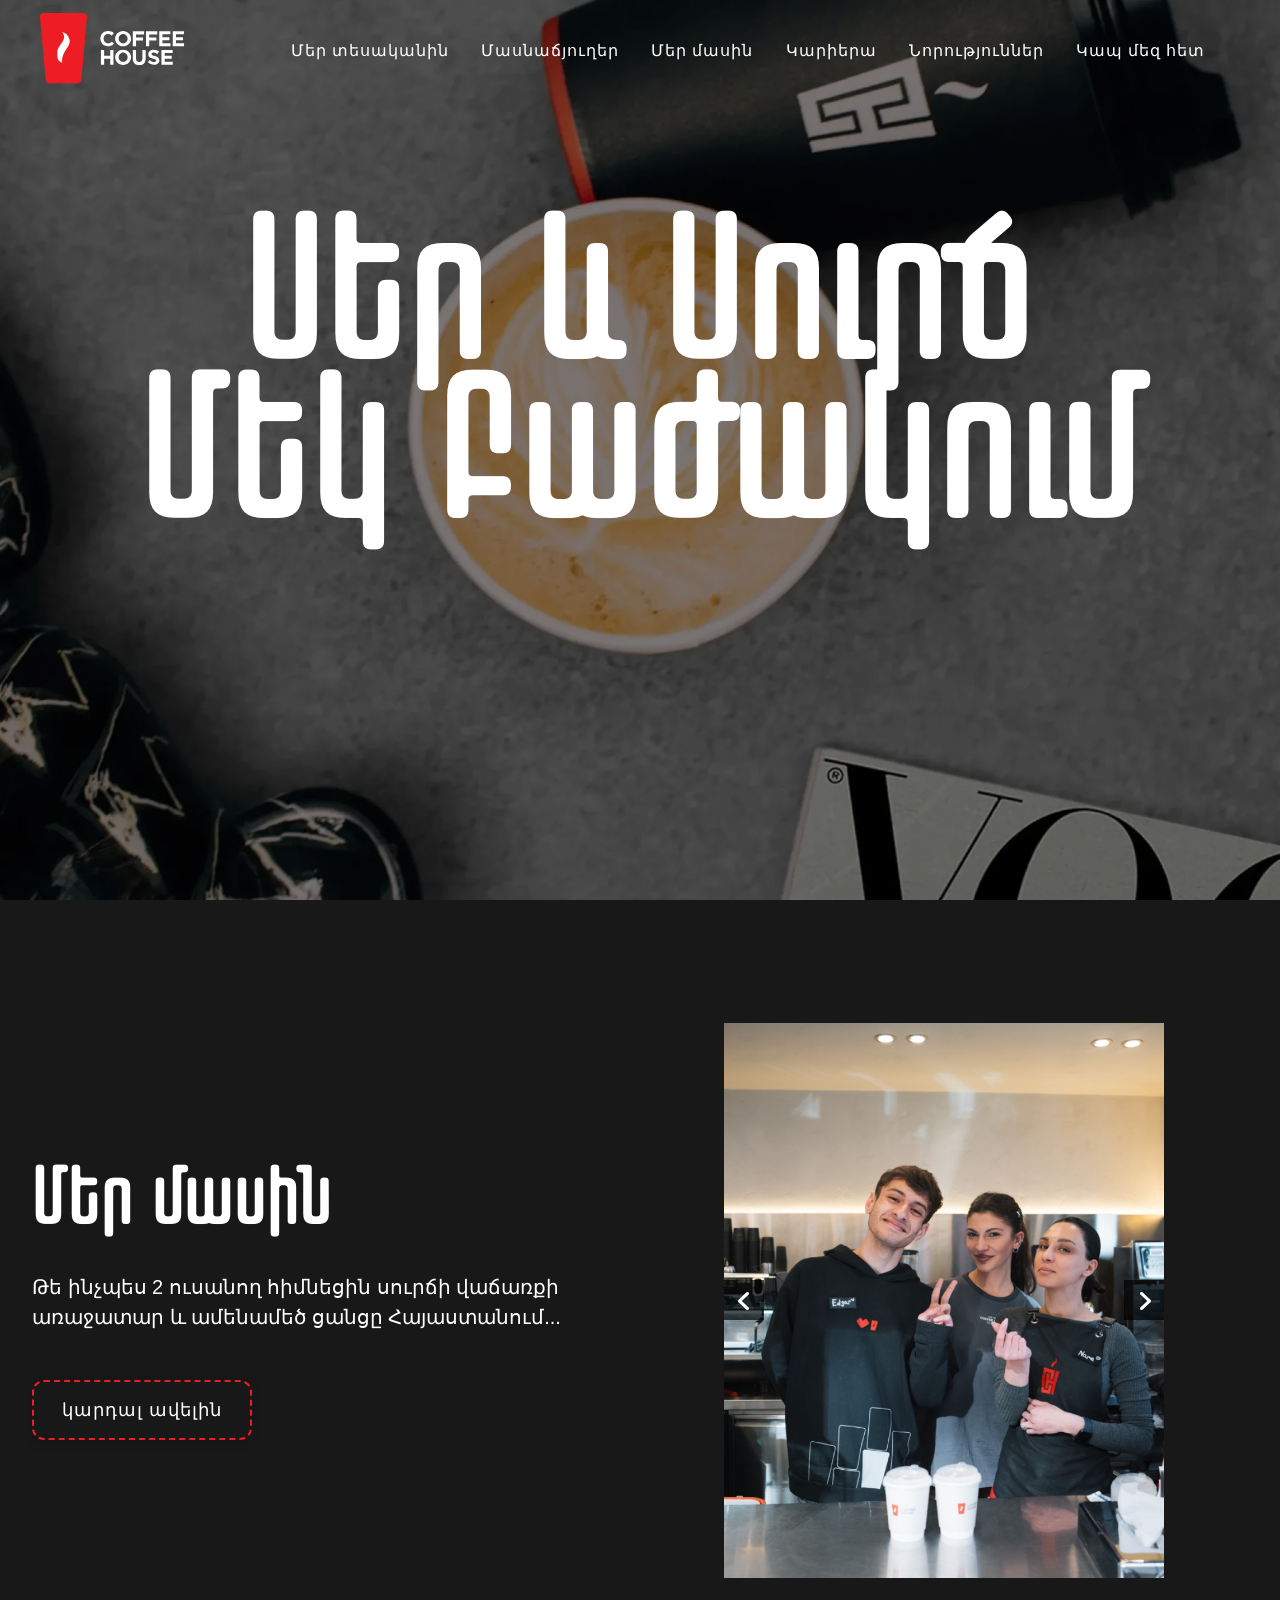
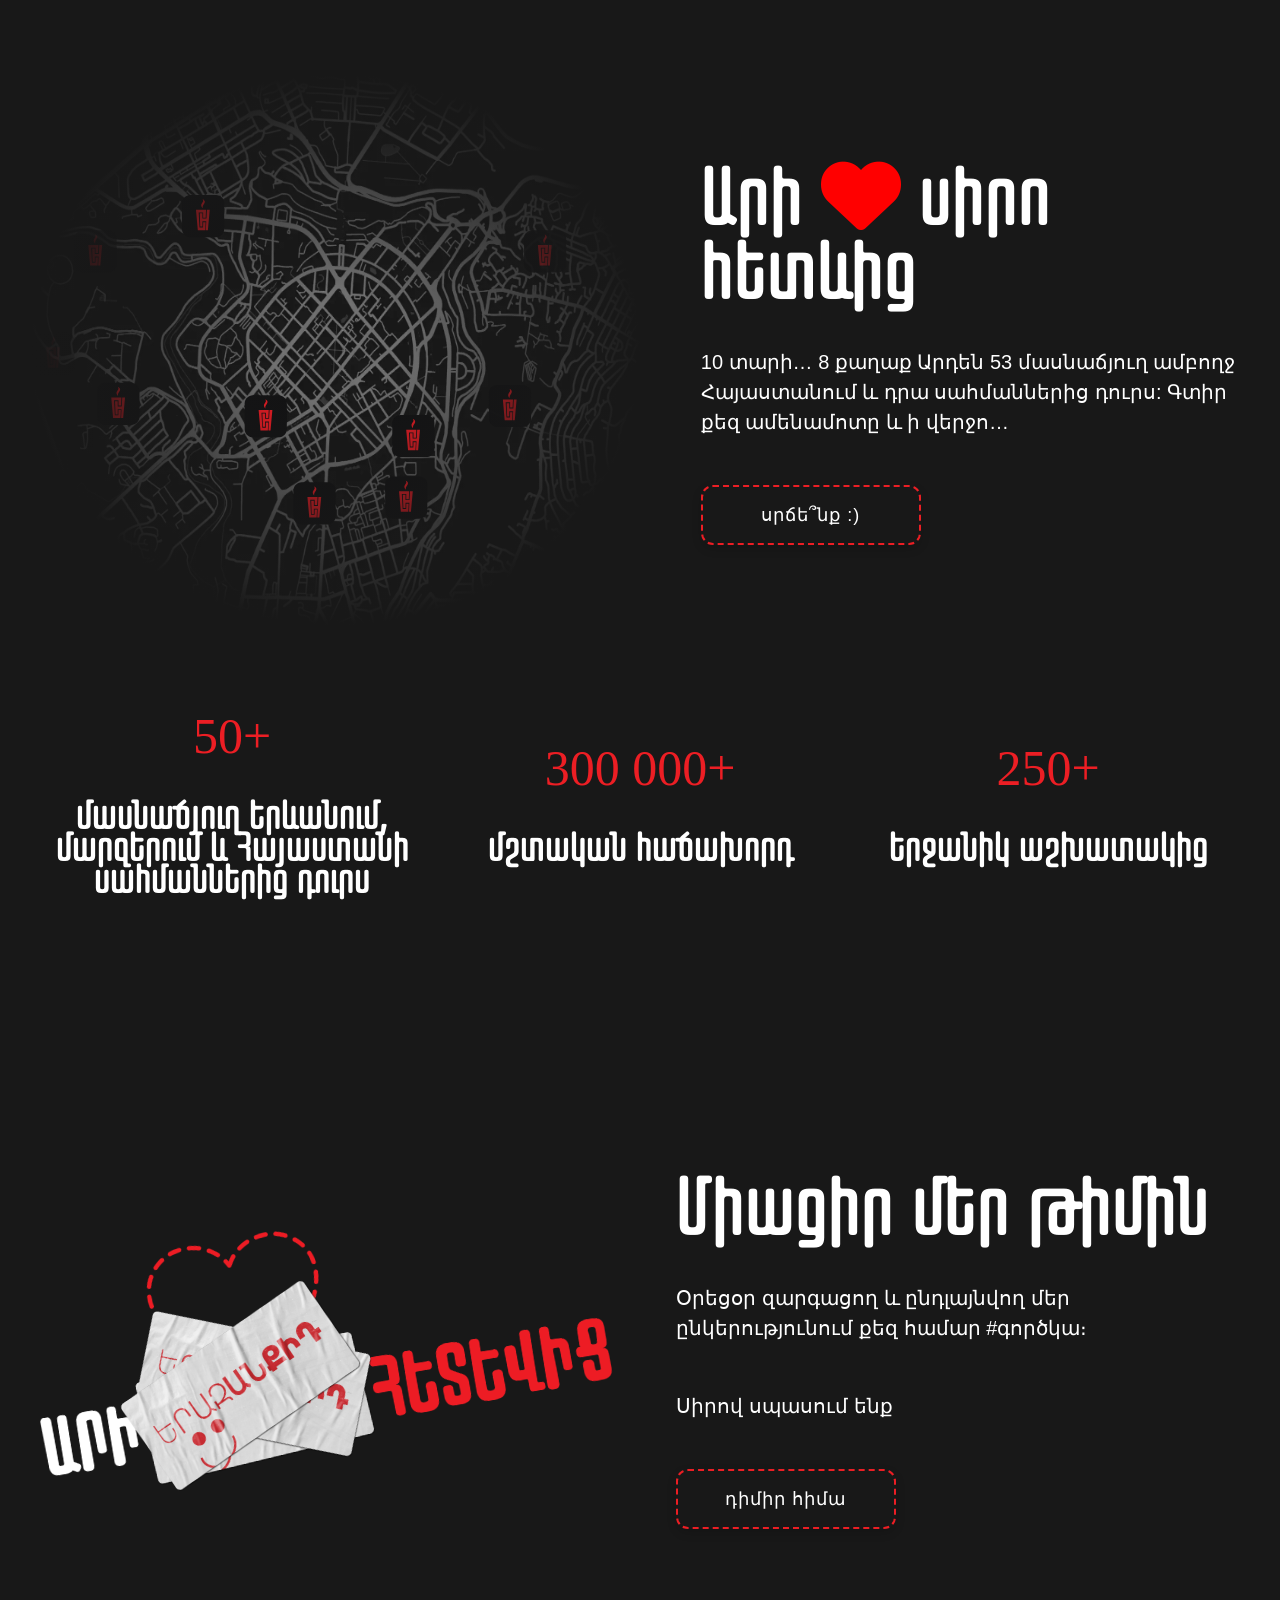
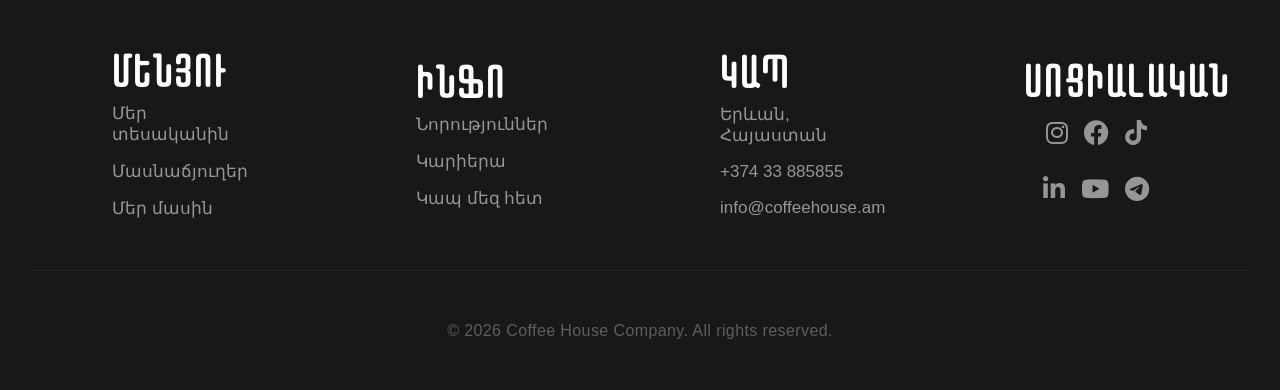
<file: index.html>
<!DOCTYPE html>
<html lang="en">

<head>
    <meta charset="UTF-8">
    <meta name="viewport" content="width=device-width, initial-scale=1.0">
    <title>Սեր և Սուրճ – Coffee House Company</title>
    <link rel="stylesheet" href="style.css">
    <link rel="stylesheet" href="webfonts/all.css">
    <link rel="stylesheet" href="responsive.css">
    <link rel="icon" type="image/png" href="imgs/apple-icon-114x114.png">
</head>

<body>


    <header id="header" class="transparent">
        <div class="header-section">
            <div class="header-logo">
                <a href="index.html">
                    <img src="imgs/logo.svg" alt="">
                </a>
            </div>
            <nav id="navigation-bar">
                <div class="for-flex">
                    <div class="header-logo responsiveLogo">
                        <a href="index.html">
                            <img src="imgs/logo.svg" alt="">
                        </a>
                    </div>
                    <div class="close" id="close"><i class="fa-solid fa-xmark"></i></div>
                </div>
                <ul>
                    <li><a href="ourChoicesPage/index.html">Մեր տեսականին</a></li>
                    <li><a href="branchesPage/index.html">Մասնաճյուղեր</a></li>
                    <li><a href="AboutUsPage/index.html">Մեր մասին</a></li>
                    <li><a href="CarreerPage/index.html">Կարիերա</a></li>
                    <li><a href="NewsPage/index.html">Նորություններ</a></li>
                    <li><a href="ContactPage/index.html">Կապ մեզ հետ</a></li>
                </ul>
            </nav>
            <div class="burger-menu" id="burger-menu">
                <i class="fa-solid fa-bars"></i>
            </div>
        </div>
    </header>
    <div class="backgroundImage">
        <div class="fon-backgroundImage">
            <div class="text-of-backgroundImage">
                <h2>Սեր և Սուրճ</h2>
                <h2>Մեկ Բաժակում</h2>
            </div>
        </div>
    </div>
    <div class="button-top" id="button-top">
        <a href="#"><i class="fa-solid fa-angle-up"></i></a>
    </div>

    <div class="all-sections">
        <div class="aboutUs-section">
            <div class="aboutUs-text">
                <h2>Մեր մասին</h2>
                <p>Թե ինչպես 2 ուսանող հիմնեցին սուրճի վաճառքի առաջատար և ամենամեծ ցանցը Հայաստանում...</p>
                <a href="AboutUsPage/index.html" class="button-for-all-page">կարդալ ավելին</a>
            </div>
            <div class="aboutUs-slider">
                <div class="slider">
                    <div class="slider-box" id="slider">
                        <div class="img-box-1">
                            <img src="imgs/slide1.png" alt="">
                        </div>
                        <div class="img-box-1">
                            <img src="imgs/slide2.png" alt="">
                        </div>
                        <div class="img-box-1 dif">
                            <img src="imgs/slide3.png" alt="">
                        </div>
                    </div>
                    <div class="slider-buttons">
                        <i class="fa-solid fa-angle-left" id="left"></i>
                        <i class="fa-solid fa-angle-right" id="right"></i>
                    </div>
                </div>
            </div>
        </div>
        <div class="map-section">
            <div class="maps">
                <img src="imgs/markers (1).svg" alt="" class="mapimg">
                <img src="imgs/map2x-1600x_.webp" alt="" class="mapimg2">
                <div class="map"></div>
            </div>
            <div class="map-text">
                <h2>Արի <i class="fa-solid fa-heart"></i> սիրո հետևից</h2>
                <p>10 տարի… 8 քաղաք
                    Արդեն 53 մասնաճյուղ ամբողջ Հայաստանում և դրա սահմաններից դուրս:
                    Գտիր քեզ ամենամոտը և ի վերջո…
                </p>
                <a href="branchesPage/index.html" class="button-for-all-page">սրճե՞նք :) </a>
            </div>
        </div>
        <div class="aboutUs-section-two">
            <div class="boxText-of-section-two">
                <h3>50+</h3>
                <h2>մասնաճյուղ Երևանում, մարզերում և Հայաստանի սահմաններից դուրս</h2>
            </div>
            <div class="boxText-of-section-two">
                <h3>300 000+</h3>
                <h2>մշտական հաճախորդ</h2>
            </div>
            <div class="boxText-of-section-two">
                <h3>250+</h3>
                <h2>երջանիկ աշխատակից</h2>
            </div>
        </div>
        <div class="joinUs-section">
            <div class="joinUs-img">
                <img src="imgs/ari-sirohetevic-1440x_.png" alt="">
            </div>
            <div class="joinUs-text">
                <h2>Միացիր մեր թիմին</h2>
                <p>Օրեցօր զարգացող և ընդլայնվող մեր ընկերությունում քեզ համար #գործկա։</p>
                <p>Սիրով սպասում ենք</p>
                <a href="CarreerPage/index.html" class="button-for-all-page">դիմիր հիմա</a>
            </div>
        </div>
        <footer>
            <div class="info-box">
                <div class="info">
                    <span>Մենյու</span>
                    <a href="ourChoicesPage/index.html">Մեր տեսականին</a>
                    <a href="branchesPage/index.html">Մասնաճյուղեր</a>
                    <a href="AboutUsPage/index.html">Մեր մասին</a>
                </div>
                <div class="info">
                    <span>Ինֆո</span>
                    <a href="NewsPage/index.html">Նորություններ</a>
                    <a href="CarreerPage/index.html">Կարիերա</a>
                    <a href="ContactPage/index.html">Կապ մեզ հետ</a>
                </div>
                <div class="info">
                    <span>Կապ</span>
                    <p>Երևան, Հայաստան</p>
                    <p>+374 33 885855</p>
                    <p>info@coffeehouse.am</p>
                </div>
                <div class="info">
                    <span>Սոցիալական</span>
                    <div class="icons">
                        <a href="https://www.instagram.com/coffee_house_co/"><i class="fa-brands fa-instagram"></i></a>
                        <a href="https://www.facebook.com/coffeehouseyerevan"><i class="fa-brands fa-facebook"></i></a>
                        <a href="https://www.tiktok.com/@coffeehouseco"><i class="fa-brands fa-tiktok"></i></a>
                    </div>
                    <div class="icons">
                        <a href="https://www.linkedin.com/company/coffee-house-company/"><i
                                class="fa-brands fa-linkedin-in"></i></a>
                        <a href="https://www.youtube.com/@coffeehouseco"><i class="fa-brands fa-youtube"></i></a>
                        <a href="https://t.me/coffee_house_co_bot"><i class="fa-brands fa-telegram"></i></a>
                    </div>
                </div>
            </div>
            <div class="text-footer">
                <p>© 2026 Coffee House Company. All rights reserved.</p>
            </div>
        </footer>
    </div>

    <script src="script.js"></script>
</body>

</html>
</file>
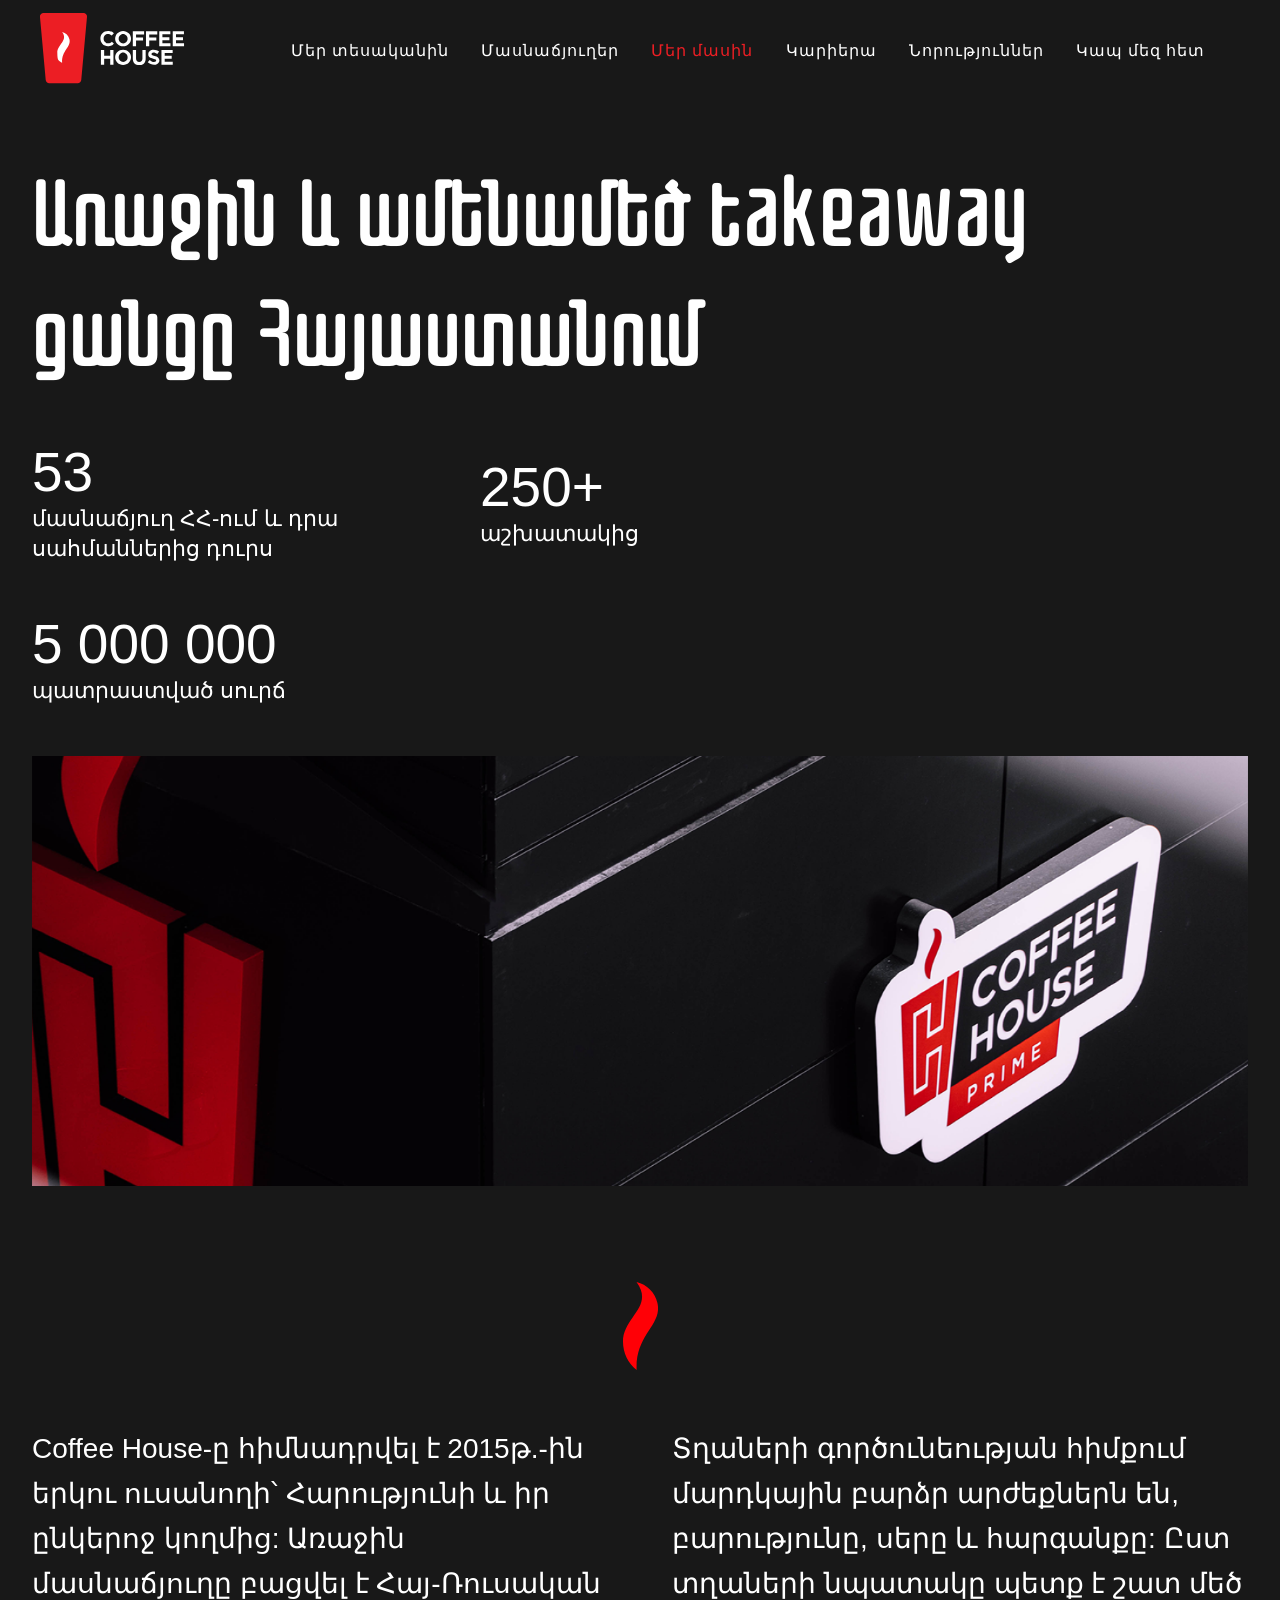
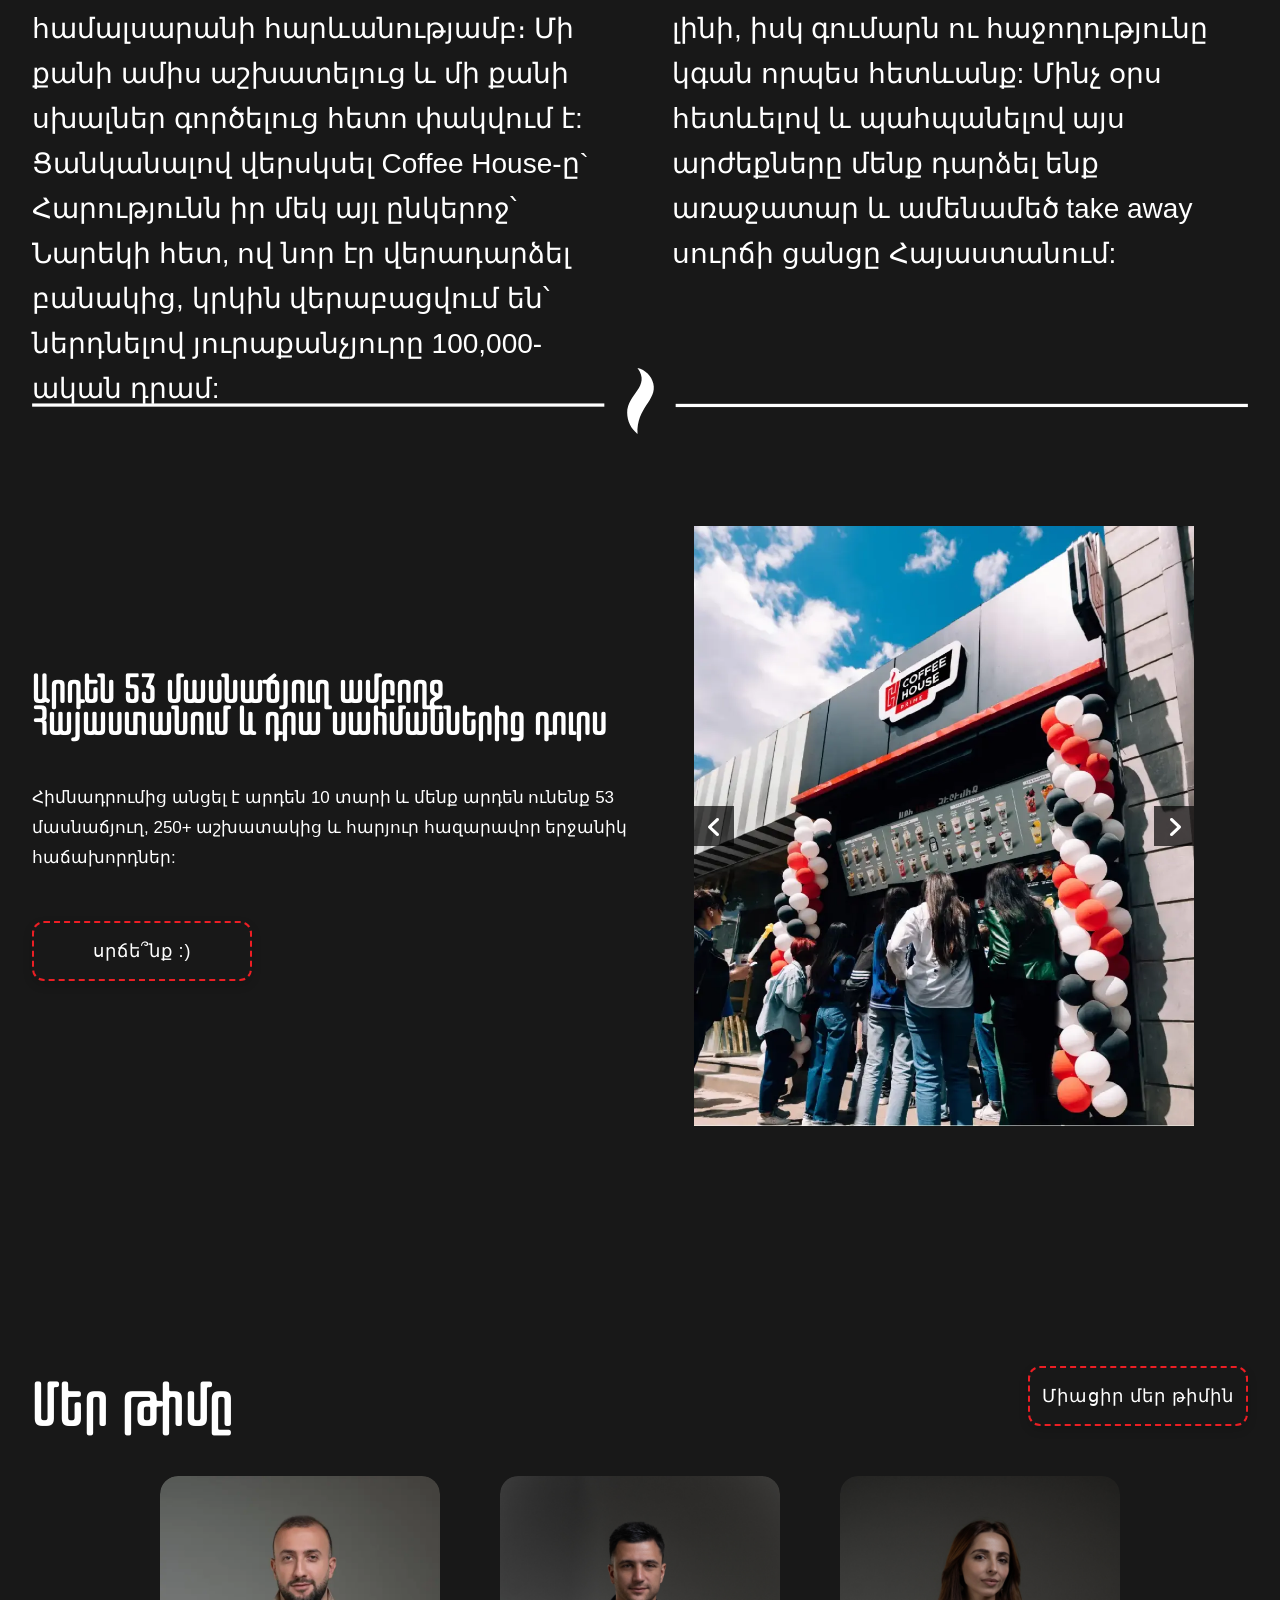
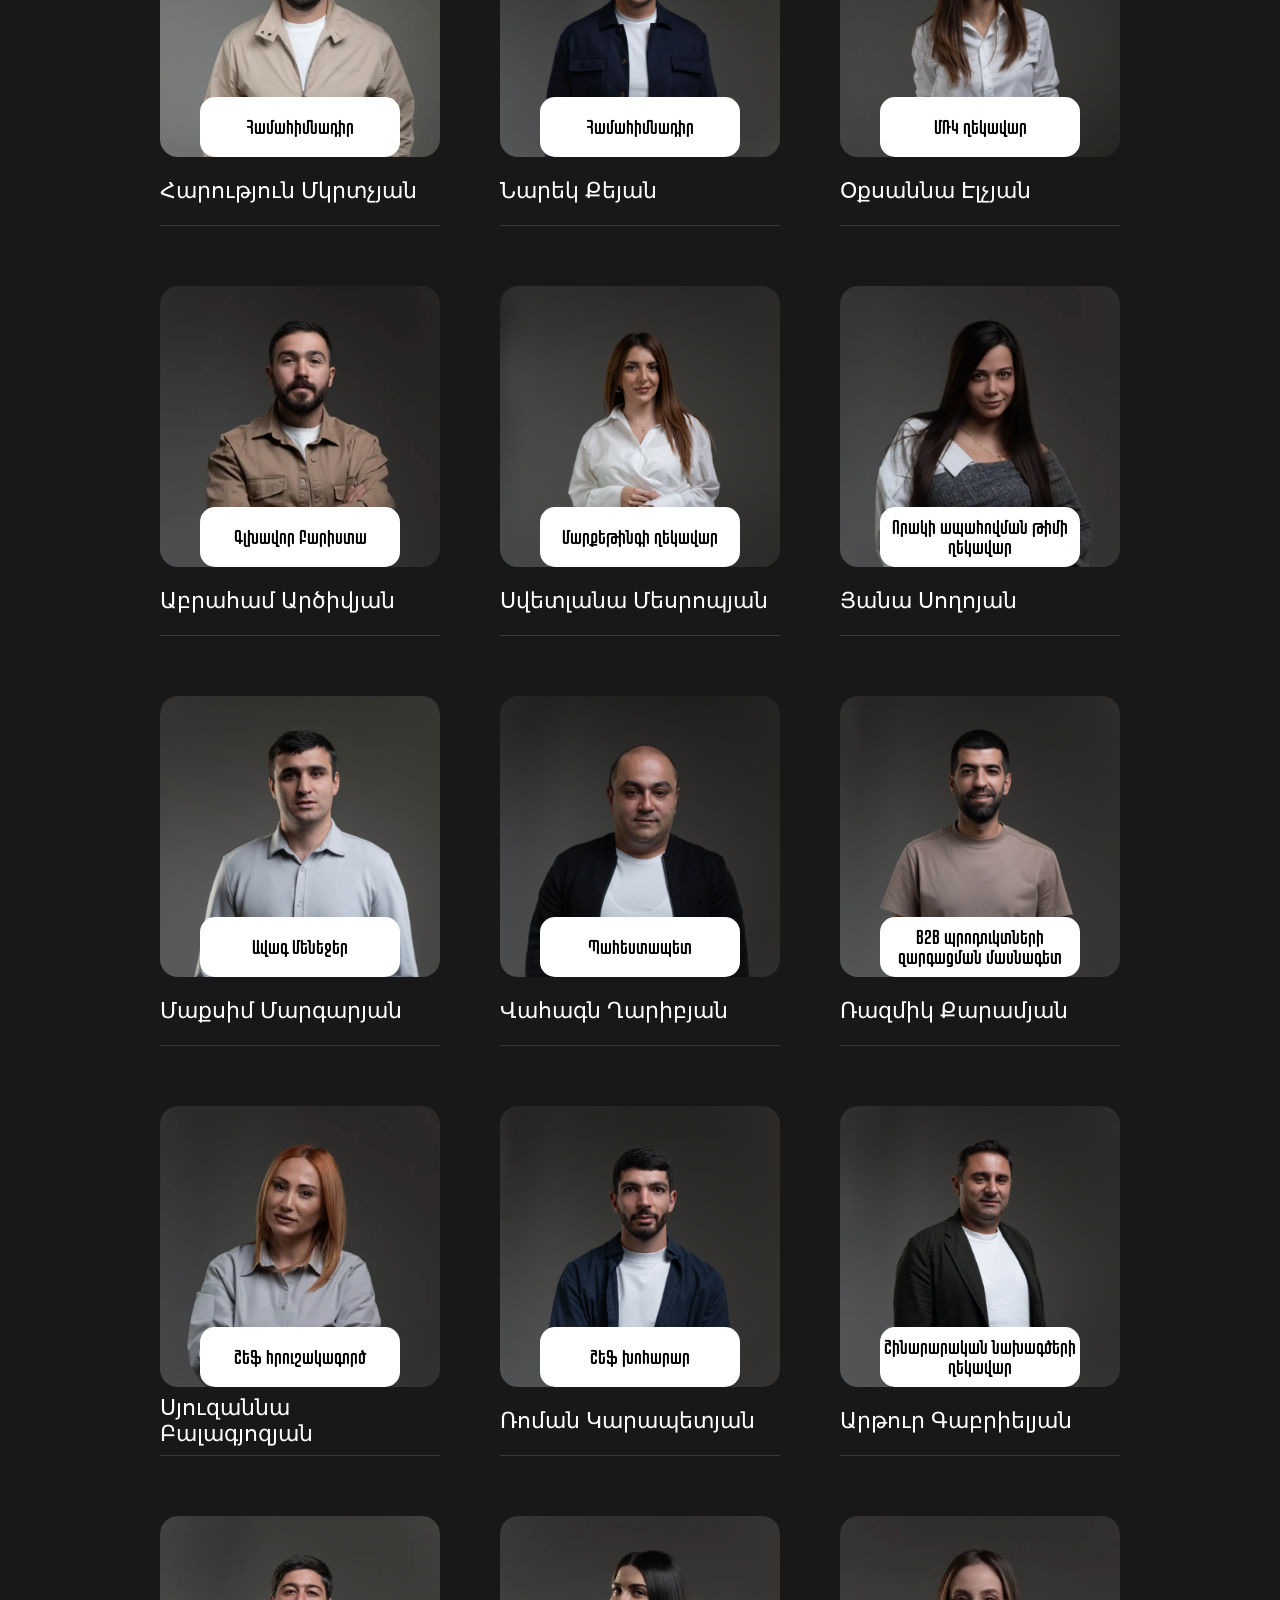
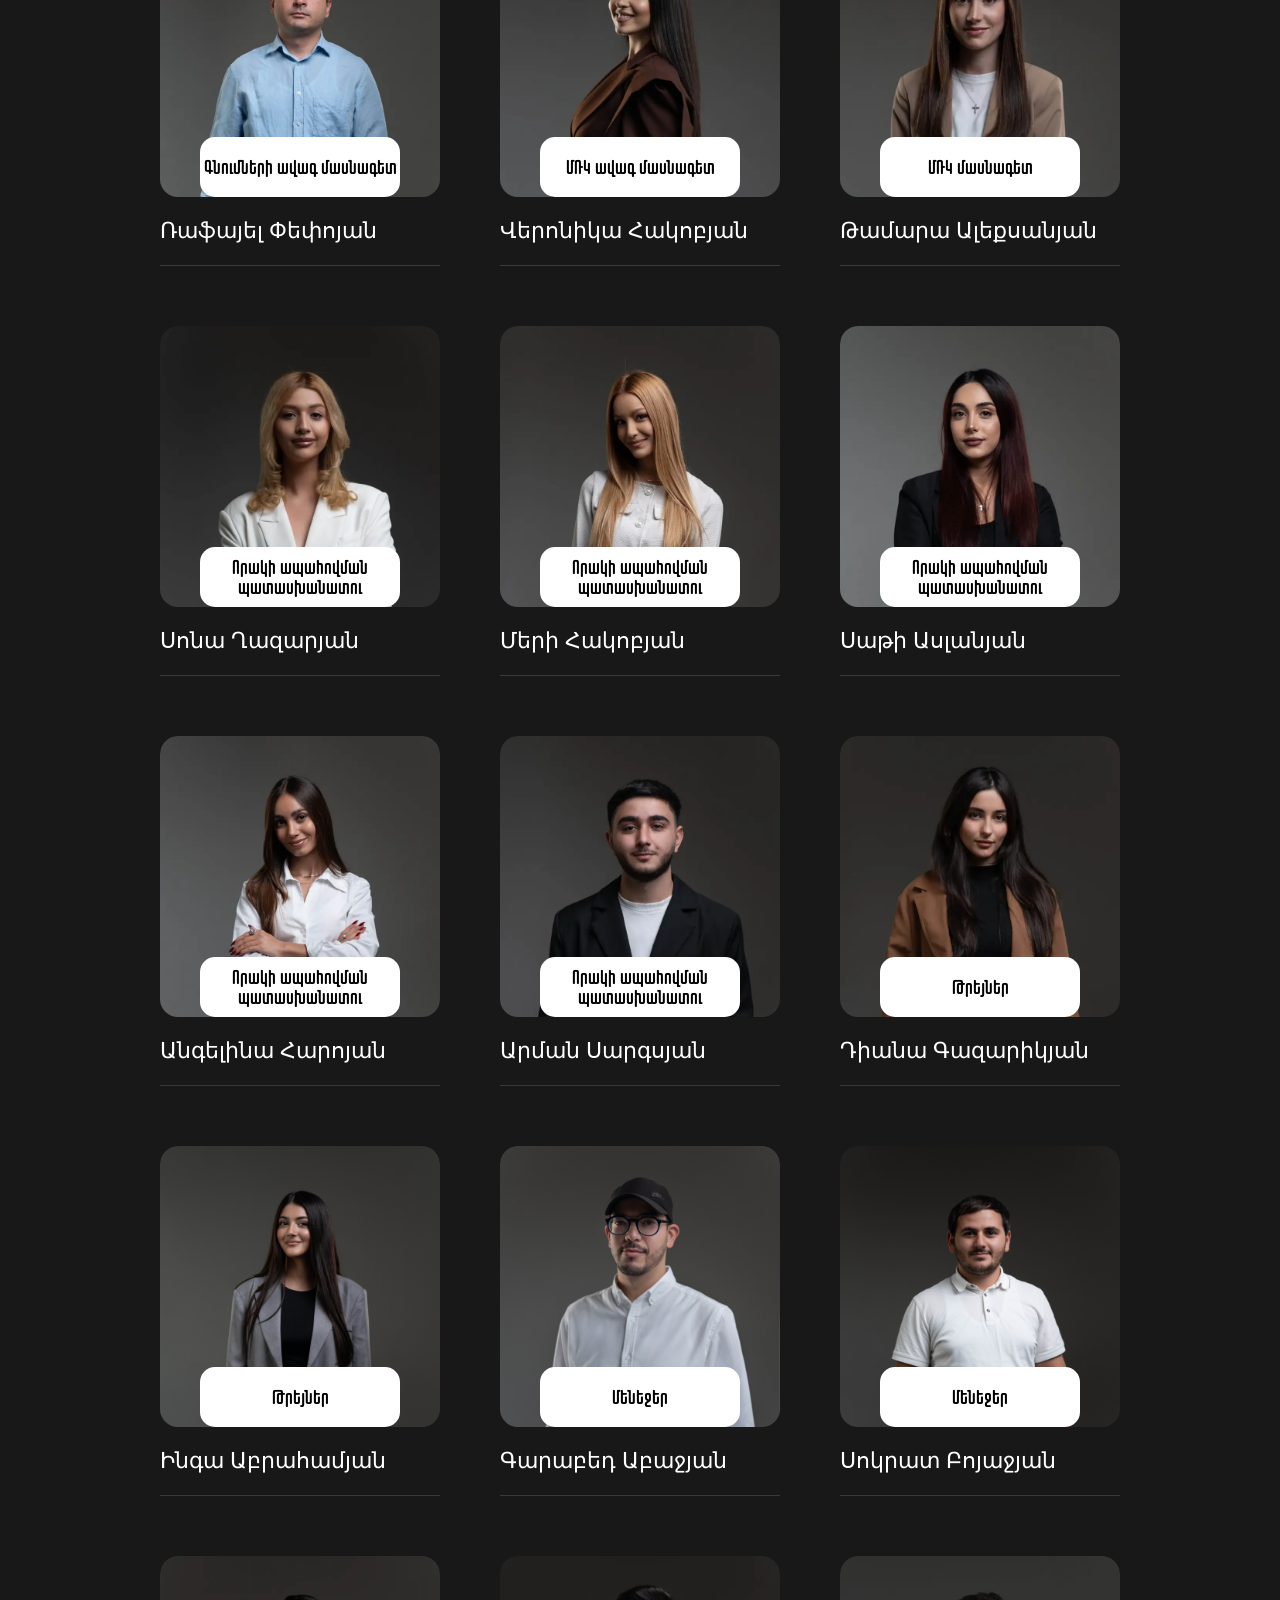
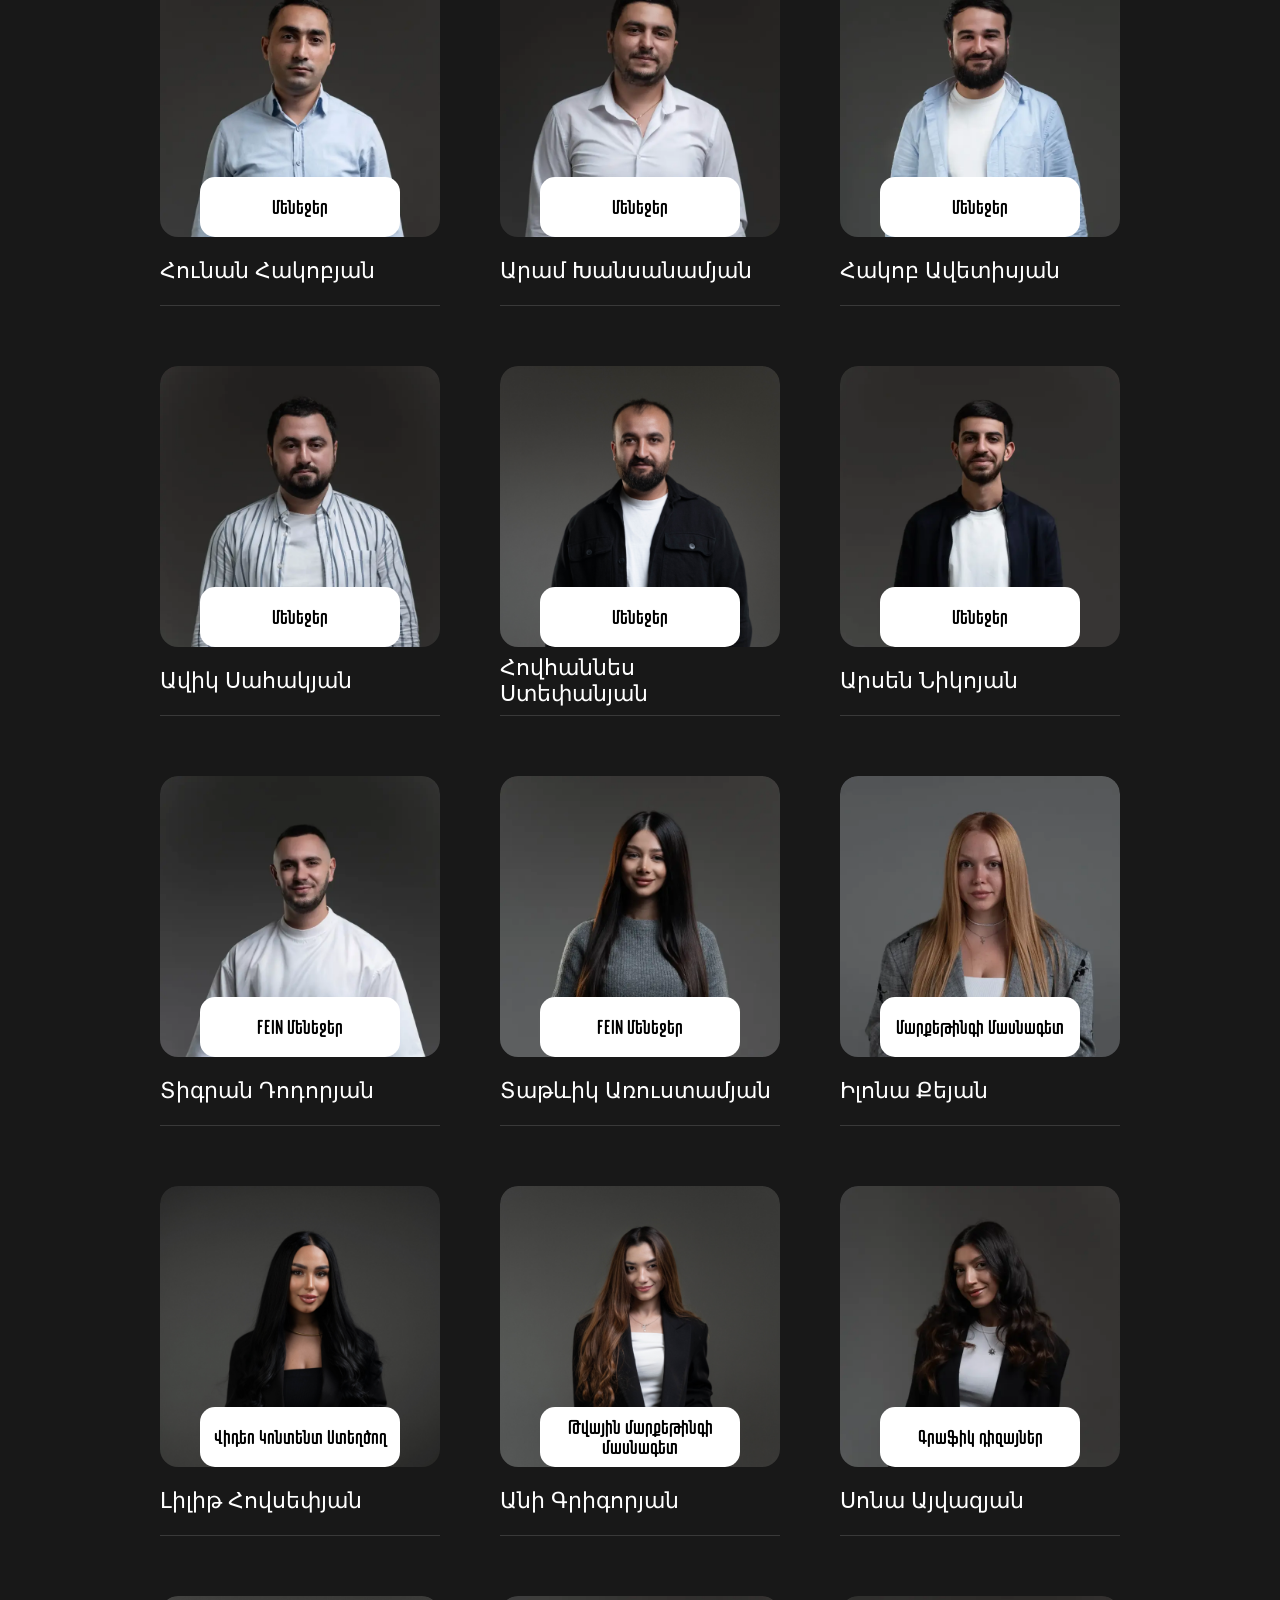
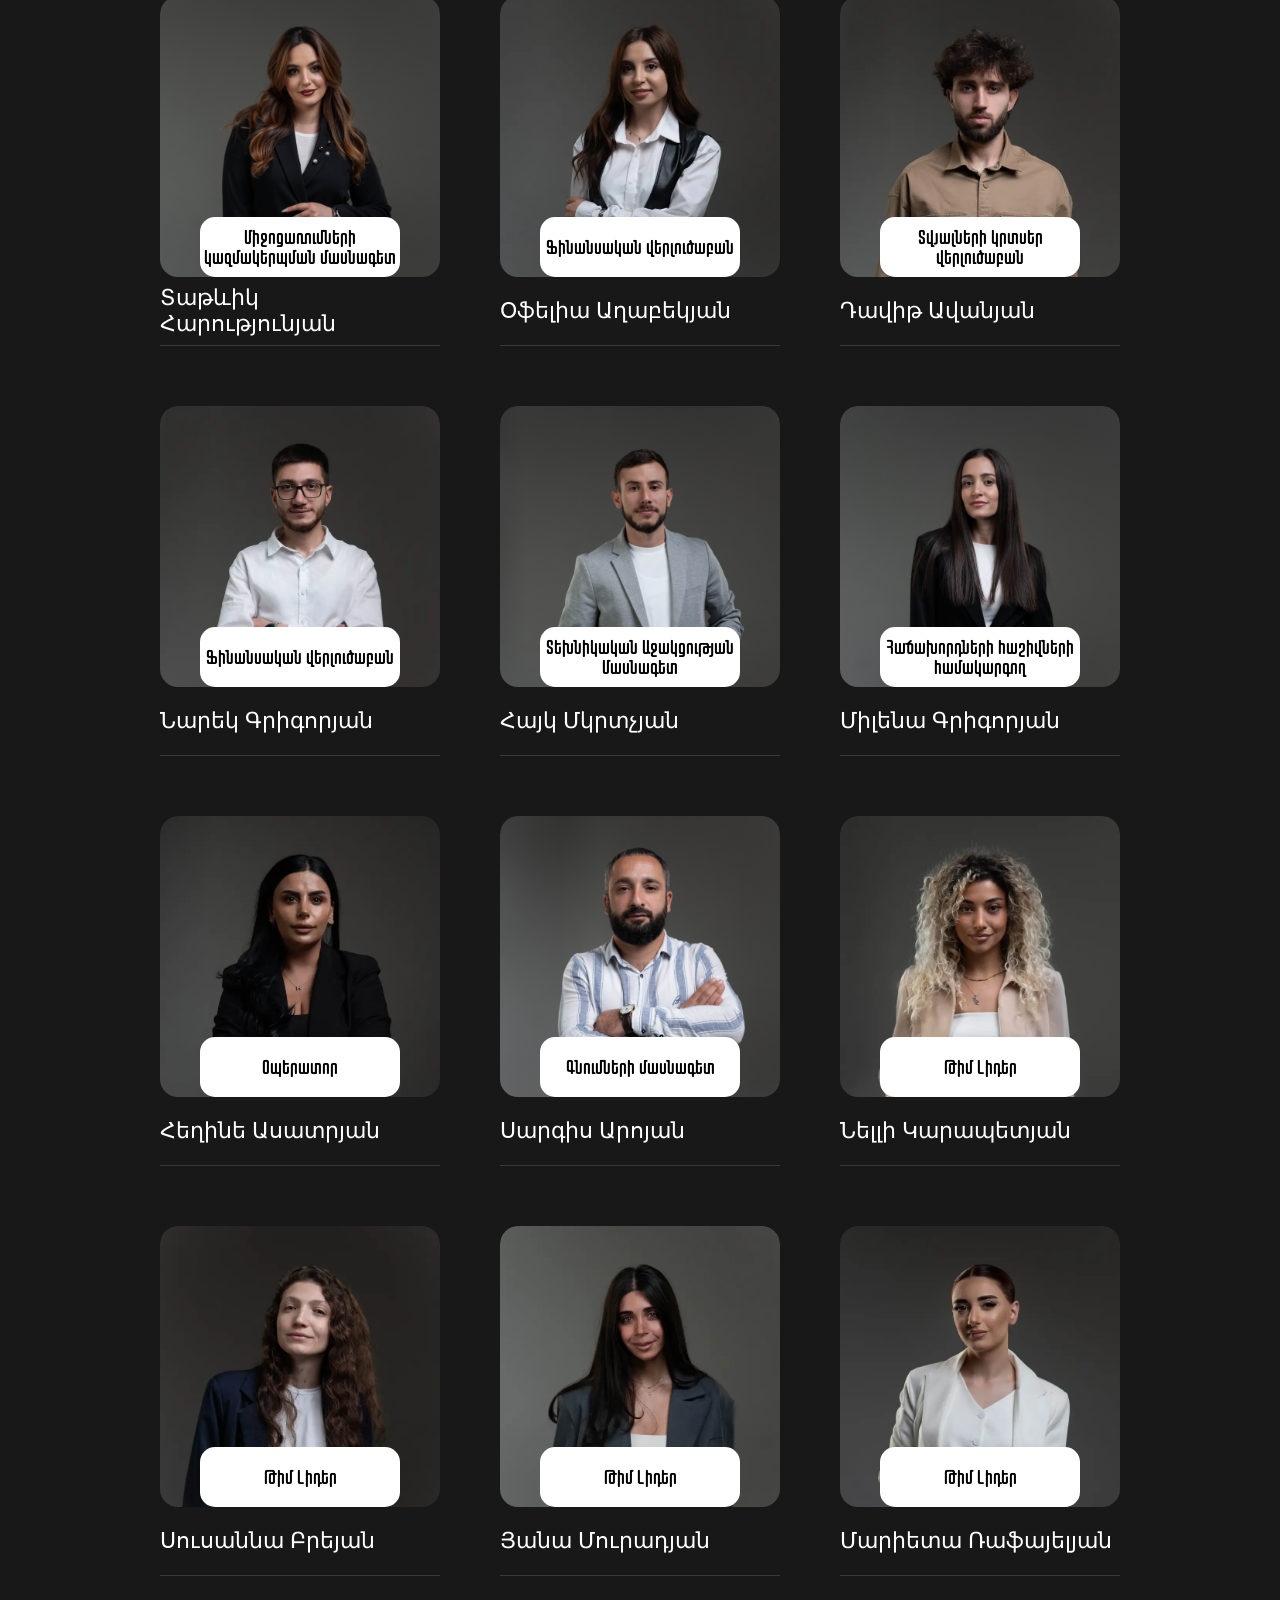
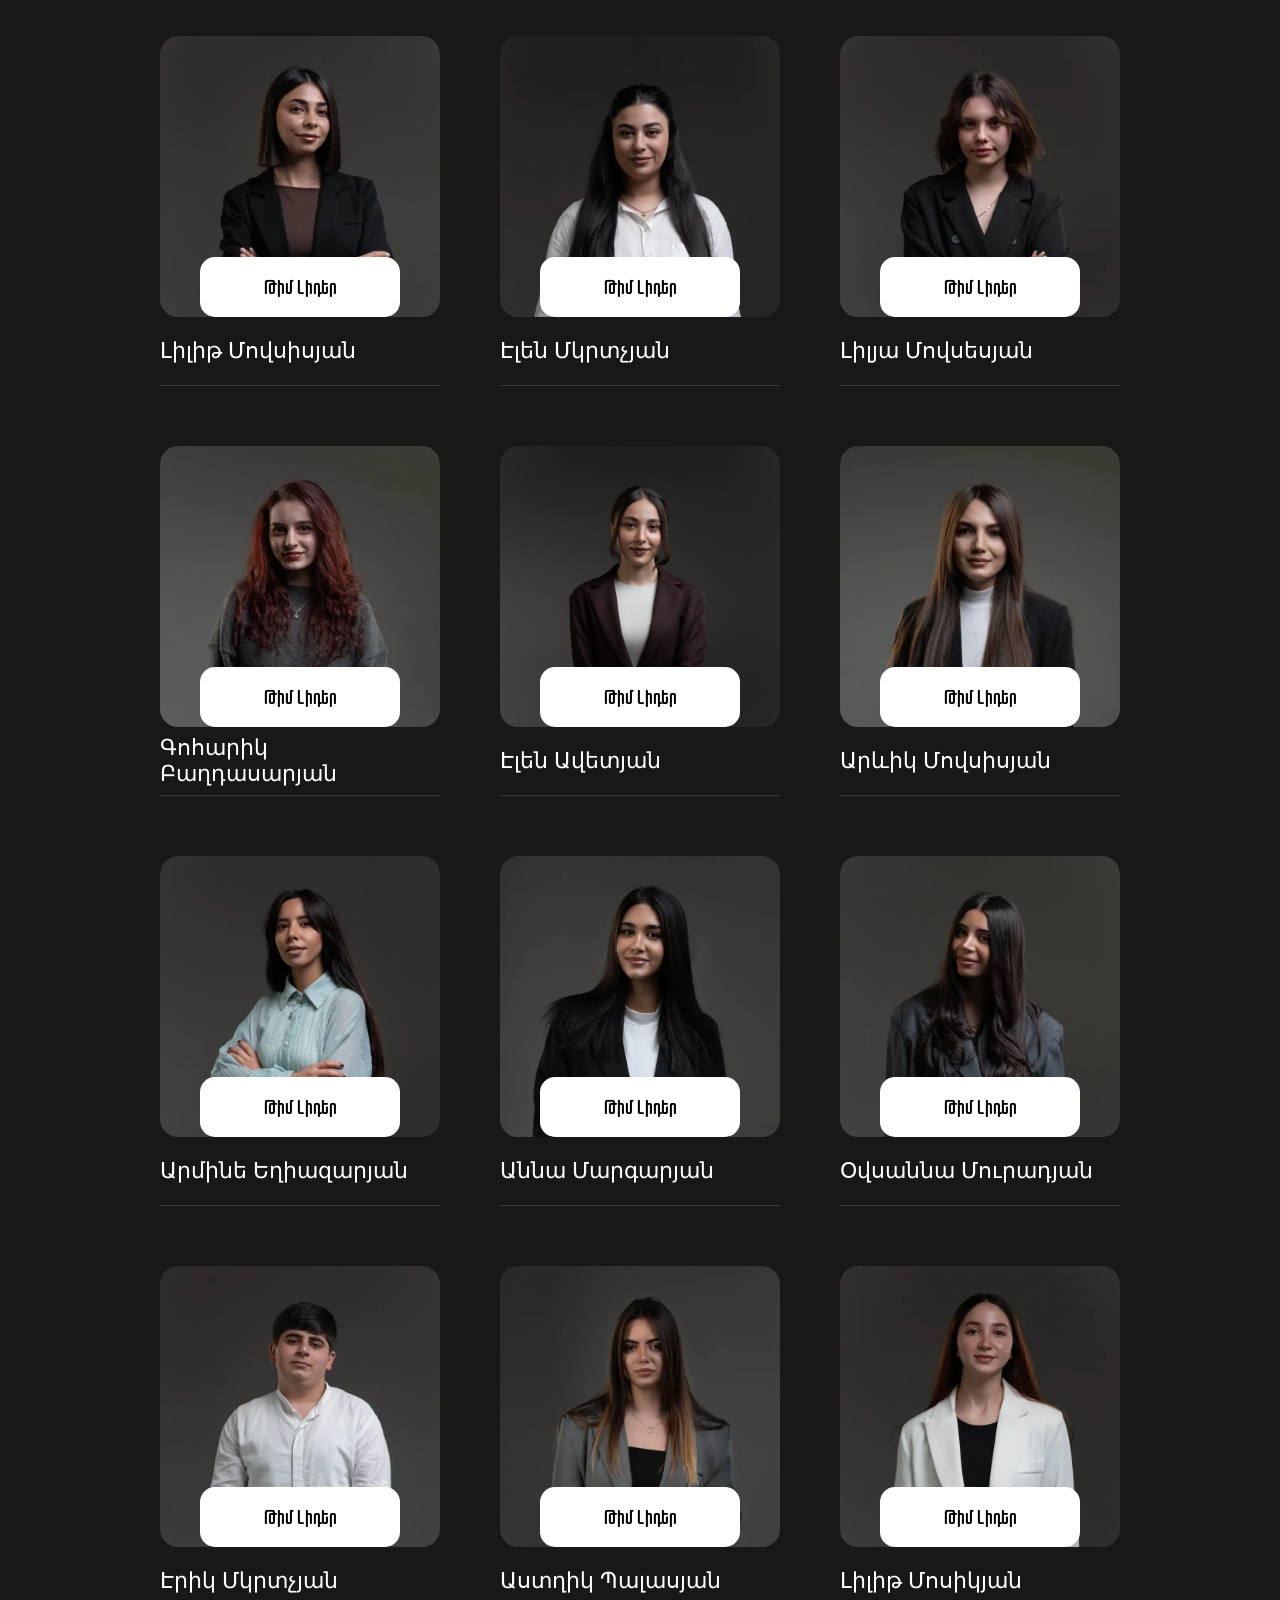
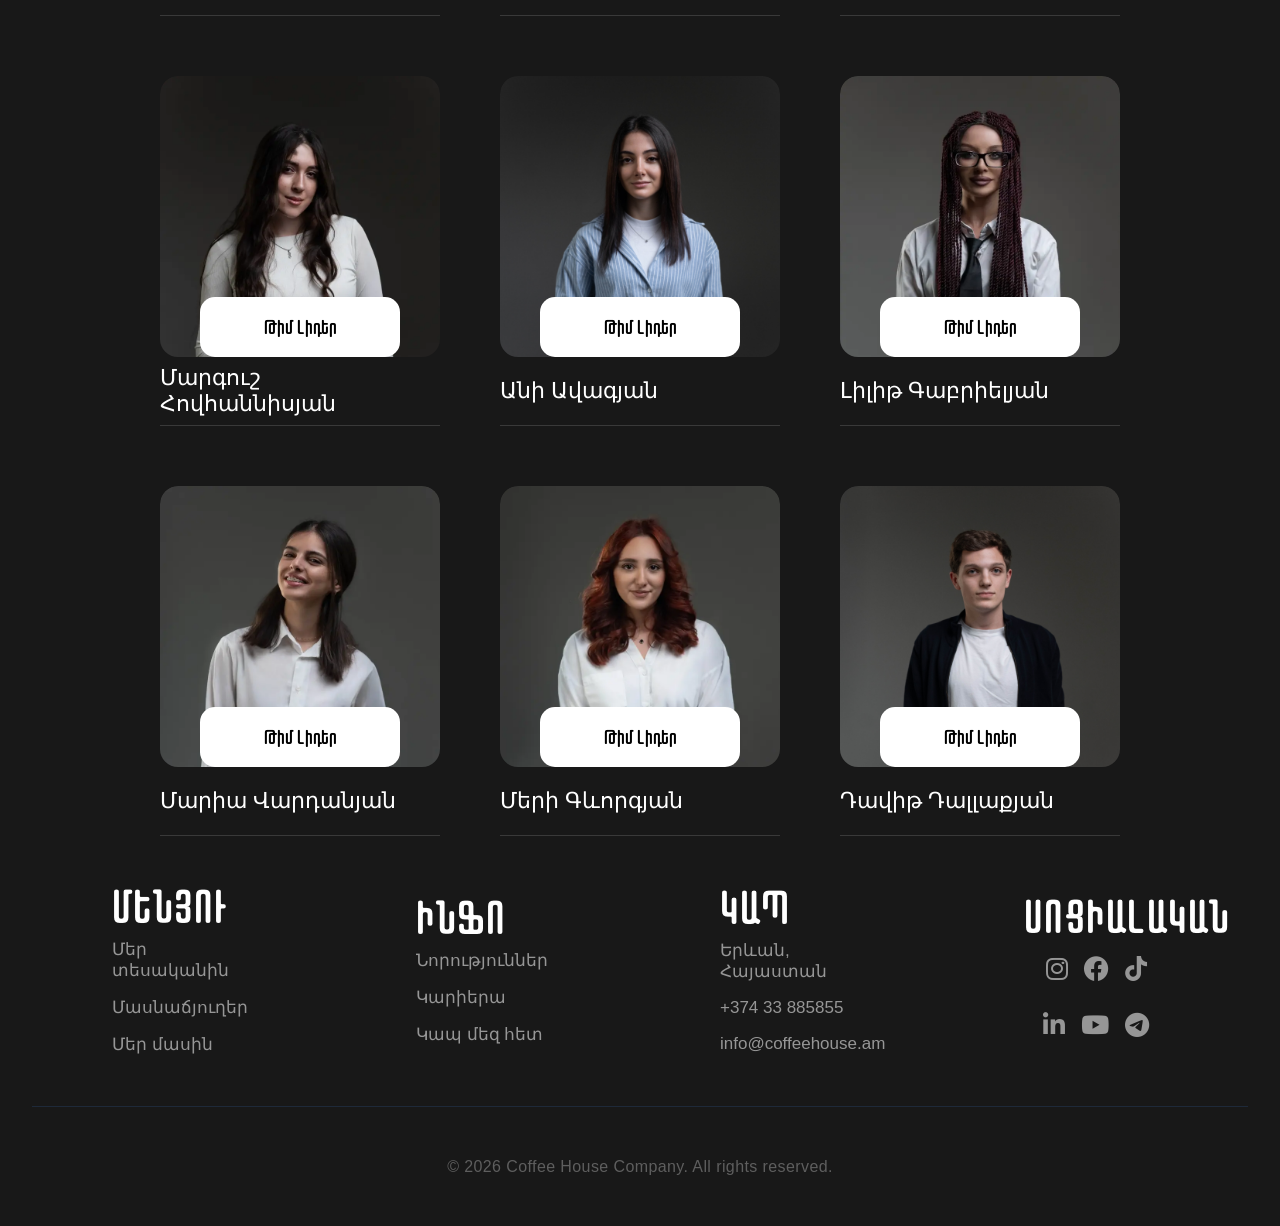
<file: AboutUsPage/index.html>
<!DOCTYPE html>
<html lang="en">

<head>
    <meta charset="UTF-8">
    <meta name="viewport" content="width=device-width, initial-scale=1.0">
    <title>Մեր մասին – Coffee House Company</title>
    <link rel="stylesheet" href="style.css">
    <link rel="stylesheet" href="webfonts/all.css">
    <link rel="stylesheet" href="../responsive.css">
    <link rel="icon" type="image/png" href="imgs/apple-icon-114x114.png">
</head>

<body>


    <header id="header" class="transparent">
        <div class="header-section">
            <div class="header-logo">
                <a href="../index.html">
                    <img src="imgs/logo.svg" alt="">
                </a>
            </div>
            <nav id="navigation-bar">
                <div class="for-flex">
                    <div class="header-logo responsiveLogo">
                        <a href="../index.html">
                            <img src="imgs/logo.svg" alt="">
                        </a>
                    </div>
                    <div class="close" id="close"><i class="fa-solid fa-xmark"></i></div>
                </div>
                <ul>
                    <li><a href="../ourChoicesPage/index.html">Մեր տեսականին</a></li>
                    <li><a href="../branchesPage/index.html">Մասնաճյուղեր</a></li>
                    <li><a href="../AboutUsPage/index.html" class="active">Մեր մասին</a></li>
                    <li><a href="../CarreerPage/index.html">Կարիերա</a></li>
                    <li><a href="../NewsPage/index.html">Նորություններ</a></li>
                    <li><a href="../ContactPage/index.html">Կապ մեզ հետ</a></li>
                </ul>
            </nav>
            <div class="burger-menu" id="burger-menu">
                <i class="fa-solid fa-bars"></i>
            </div>
        </div>
    </header>
    <div class="button-top" id="button-top">
        <a href="#"><i class="fa-solid fa-angle-up"></i></a>
    </div>
    <div class="section-container">
        <div class="text-takeaway">
            <h2>Առաջին և ամենամեծ takeaway ցանցը Հայաստանում</h2>
        </div>
        <div class="about-us-box">
            <div class="about-box">
                <h3>53</h3>
                <p>մասնաճյուղ ՀՀ-ում և դրա սահմաններից դուրս</p>
            </div>
            <div class="about-box">
                <h3>250+</h3>
                <p>աշխատակից</p>
            </div>
            <div class="about-box">
                <h3>5 000 000</h3>
                <p>պատրաստված սուրճ</p>
            </div>
        </div>
        <div class="head-img"></div>
        <div class="text-about-us">
            <div class="img-text-box">
                <img src="imgs/log.svg" alt="">
            </div>
            <div class="text-box-2">
                <div class="text-box-col">
                    <p>Coffee House-ը հիմնադրվել է 2015թ.-ին երկու ուսանողի՝ Հարությունի և իր ընկերոջ կողմից: Առաջին
                        մասնաճյուղը բացվել է Հայ-Ռուսական համալսարանի հարևանությամբ։ Մի քանի ամիս աշխատելուց և մի քանի
                        սխալներ գործելուց հետո փակվում է: Ցանկանալով վերսկսել Coffee House-ը` Հարությունն իր մեկ այլ
                        ընկերոջ՝ Նարեկի հետ, ով նոր էր վերադարձել բանակից, կրկին վերաբացվում են՝ ներդնելով
                        յուրաքանչյուրը 100,000-ական դրամ:</p>
                </div>
                <div class="text-box-col">
                    <p>Տղաների գործունեության հիմքում մարդկային բարձր արժեքներն են, բարությունը, սերը և հարգանքը: Ըստ
                        տղաների նպատակը պետք է շատ մեծ լինի, իսկ գումարն ու հաջողությունը կգան որպես հետևանք: Մինչ օրս
                        հետևելով և պահպանելով այս արժեքները մենք դարձել ենք առաջատար և ամենամեծ take away սուրճի ցանցը
                        Հայաստանում:</p>
                </div>
            </div>
            <div class="img-text-box-2">
                <img src="imgs/text_end-cbf87c0b.svg" alt="">
            </div>
        </div>
        <div class="slider-secton">
            <div class="aboutUs-text-2">
                <h2>Արդեն 53 մասնաճյուղ ամբողջ Հայաստանում և դրա սահմաններից դուրս</h2>
                <p>Հիմնադրումից անցել է արդեն 10 տարի և մենք արդեն ունենք 53 մասնաճյուղ, 250+ աշխատակից և հարյուր
                    հազարավոր երջանիկ հաճախորդներ:</p>
                <a href="../branchesPage/index.html" class="button-for-all-page">սրճե՞նք :)</a>
            </div>
            <div class="slider-col">
                <div class="slider">
                    <div class="slider-box" id="slider">
                        <div class="sl-box">
                            <img src="imgs/sl1.webp" alt="">
                        </div>
                        <div class="sl-box">
                            <img src="imgs/sl2.webp" alt="">
                        </div>
                        <div class="sl-box">
                            <img src="imgs/sl3.webp" alt="">
                        </div>
                        <div class="sl-box">
                            <img src="imgs/sl4.webp" alt="">
                        </div>
                        <div class="sl-box">
                            <img src="imgs/sl5.webp" alt="">
                        </div>
                        <div class="sl-box">
                            <img src="imgs/sl6.webp" alt="">
                        </div>
                    </div>
                    <div class="slider-buttons">
                        <i class="fa-solid fa-angle-left" id="left"></i>
                        <i class="fa-solid fa-angle-right" id="right"></i>
                    </div>
                </div>
            </div>
        </div>
        <div class="team-section-text">
            <h2>Մեր թիմը</h2>
            <a href="../CarreerPage/index.html" class="button-for-all-page">Միացիր մեր թիմին</a>
        </div>
        <div class="team-section">
            <div class="box">
                <div class="box-img">
                    <img src="imgs/tim1.webp" alt="">
                </div>
                <div class="box-text">
                    <div class="about-box-2">
                        <h2>Հարություն Մկրտչյան</h2>
                    </div>
                    <div class="about-box-1">
                        <p>Համահիմնադիր</p>
                    </div>
                </div>
            </div>
            <div class="box">
                <div class="box-img">
                    <img src="imgs/tim2.png" alt="">
                </div>
                <div class="box-text">
                    <div class="about-box-2">
                        <h2>Նարեկ Քեյան</h2>
                    </div>
                    <div class="about-box-1">
                        <p>Համահիմնադիր</p>
                    </div>
                </div>
            </div>
            <div class="box">
                <div class="box-img">
                    <img src="imgs/tim3.png" alt="">
                </div>
                <div class="box-text">
                    <div class="about-box-2">
                        <h2>Օքսաննա Էլչյան</h2>
                    </div>
                    <div class="about-box-1">
                        <p>ՄՌԿ ղեկավար</p>
                    </div>
                </div>
            </div>
            <div class="box">
                <div class="box-img">
                    <img src="imgs/tim4.webp" alt="">
                </div>
                <div class="box-text">
                    <div class="about-box-2">
                        <h2>Աբրահամ Արծիվյան</h2>
                    </div>
                    <div class="about-box-1">
                        <p>Գլխավոր Բարիստա</p>
                    </div>
                </div>
            </div>
            <div class="box">
                <div class="box-img">
                    <img src="imgs/tim5.png" alt="">
                </div>
                <div class="box-text">
                    <div class="about-box-2">
                        <h2>Սվետլանա Մեսրոպյան</h2>
                    </div>
                    <div class="about-box-1">
                        <p>Մարքեթինգի ղեկավար</p>
                    </div>
                </div>
            </div>
            <div class="box">
                <div class="box-img">
                    <img src="imgs/tim6.webp" alt="">
                </div>
                <div class="box-text">
                    <div class="about-box-2">
                        <h2>Յանա Սողոյան</h2>
                    </div>
                    <div class="about-box-1">
                        <p>Որակի ապահովման թիմի ղեկավար</p>
                    </div>
                </div>
            </div>
            <div class="box">
                <div class="box-img">
                    <img src="imgs/tim7.png" alt="">
                </div>
                <div class="box-text">
                    <div class="about-box-2">
                        <h2>Մաքսիմ Մարգարյան</h2>
                    </div>
                    <div class="about-box-1">
                        <p>Ավագ Մենեջեր</p>
                    </div>
                </div>
            </div>
            <div class="box">
                <div class="box-img">
                    <img src="imgs/tim8.png" alt="">
                </div>
                <div class="box-text">
                    <div class="about-box-2">
                        <h2>Վահագն Ղարիբյան</h2>
                    </div>
                    <div class="about-box-1">
                        <p>Պահեստապետ</p>
                    </div>
                </div>
            </div>
            <div class="box">
                <div class="box-img">
                    <img src="imgs/tim9.png" alt="">
                </div>
                <div class="box-text">
                    <div class="about-box-2">
                        <h2>Ռազմիկ Քարամյան</h2>
                    </div>
                    <div class="about-box-1">
                        <p>B2B պրոդուկտների զարգացման մասնագետ</p>
                    </div>
                </div>
            </div>
            <div class="box">
                <div class="box-img">
                    <img src="imgs/tim10.webp" alt="">
                </div>
                <div class="box-text">
                    <div class="about-box-2">
                        <h2>Սյուզաննա Բալագյոզյան</h2>
                    </div>
                    <div class="about-box-1">
                        <p>Շեֆ հրուշակագործ</p>
                    </div>
                </div>
            </div>
            <div class="box">
                <div class="box-img">
                    <img src="imgs/tim11.png" alt="">
                </div>
                <div class="box-text">
                    <div class="about-box-2">
                        <h2>Ռոման Կարապետյան</h2>
                    </div>
                    <div class="about-box-1">
                        <p>Շեֆ խոհարար</p>
                    </div>
                </div>
            </div>
            <div class="box">
                <div class="box-img">
                    <img src="imgs/tim12.png" alt="">
                </div>
                <div class="box-text">
                    <div class="about-box-2">
                        <h2>Արթուր Գաբրիելյան</h2>
                    </div>
                    <div class="about-box-1">
                        <p>Շինարարական նախագծերի ղեկավար</p>
                    </div>
                </div>
            </div>
            <div class="box">
                <div class="box-img">
                    <img src="imgs/tim13.webp" alt="">
                </div>
                <div class="box-text">
                    <div class="about-box-2">
                        <h2>Ռաֆայել Փեփոյան</h2>
                    </div>
                    <div class="about-box-1">
                        <p>Գնումների ավագ մասնագետ</p>
                    </div>
                </div>
            </div>
            <div class="box">
                <div class="box-img">
                    <img src="imgs/tim14.webp" alt="">
                </div>
                <div class="box-text">
                    <div class="about-box-2">
                        <h2>Վերոնիկա Հակոբյան</h2>
                    </div>
                    <div class="about-box-1">
                        <p>ՄՌԿ ավագ մասնագետ</p>
                    </div>
                </div>
            </div>
            <div class="box">
                <div class="box-img">
                    <img src="imgs/tim15.webp" alt="">
                </div>
                <div class="box-text">
                    <div class="about-box-2">
                        <h2>Թամարա Ալեքսանյան</h2>
                    </div>
                    <div class="about-box-1">
                        <p>ՄՌԿ մասնագետ</p>
                    </div>
                </div>
            </div>
            <div class="box">
                <div class="box-img">
                    <img src="imgs/tim16.webp" alt="">
                </div>
                <div class="box-text">
                    <div class="about-box-2">
                        <h2>Սոնա Ղազարյան</h2>
                    </div>
                    <div class="about-box-1">
                        <p>Որակի ապահովման պատասխանատու</p>
                    </div>
                </div>
            </div>
            <div class="box">
                <div class="box-img">
                    <img src="imgs/tim17.webp" alt="">
                </div>
                <div class="box-text">
                    <div class="about-box-2">
                        <h2>Մերի Հակոբյան</h2>
                    </div>
                    <div class="about-box-1">
                        <p>Որակի ապահովման պատասխանատու</p>
                    </div>
                </div>
            </div>
            <div class="box">
                <div class="box-img">
                    <img src="imgs/tim18.webp" alt="">
                </div>
                <div class="box-text">
                    <div class="about-box-2">
                        <h2>Սաթի Ասլանյան</h2>
                    </div>
                    <div class="about-box-1">
                        <p>Որակի ապահովման պատասխանատու</p>
                    </div>
                </div>
            </div>
            <div class="box">
                <div class="box-img">
                    <img src="imgs/tim19.webp" alt="">
                </div>
                <div class="box-text">
                    <div class="about-box-2">
                        <h2>Անգելինա Հարոյան</h2>
                    </div>
                    <div class="about-box-1">
                        <p>Որակի ապահովման պատասխանատու</p>
                    </div>
                </div>
            </div>
            <div class="box">
                <div class="box-img">
                    <img src="imgs/tim20.webp" alt="">
                </div>
                <div class="box-text">
                    <div class="about-box-2">
                        <h2>Արման Սարգսյան</h2>
                    </div>
                    <div class="about-box-1">
                        <p>Որակի ապահովման պատասխանատու</p>
                    </div>
                </div>
            </div>
            <div class="box">
                <div class="box-img">
                    <img src="imgs/tim21.webp" alt="">
                </div>
                <div class="box-text">
                    <div class="about-box-2">
                        <h2>Դիանա Գազարիկյան</h2>
                    </div>
                    <div class="about-box-1">
                        <p>Թրեյներ</p>
                    </div>
                </div>
            </div>
            <div class="box">
                <div class="box-img">
                    <img src="imgs/tim22.png" alt="">
                </div>
                <div class="box-text">
                    <div class="about-box-2">
                        <h2>Ինգա Աբրահամյան</h2>
                    </div>
                    <div class="about-box-1">
                        <p>Թրեյներ</p>
                    </div>
                </div>
            </div>
            <div class="box">
                <div class="box-img">
                    <img src="imgs/tim23.png" alt="">
                </div>
                <div class="box-text">
                    <div class="about-box-2">
                        <h2>Գարաբեդ Աբաջյան</h2>
                    </div>
                    <div class="about-box-1">
                        <p>Մենեջեր</p>
                    </div>
                </div>
            </div>
            <div class="box">
                <div class="box-img">
                    <img src="imgs/tim24.png" alt="">
                </div>
                <div class="box-text">
                    <div class="about-box-2">
                        <h2>Սոկրատ Բոյաջյան</h2>
                    </div>
                    <div class="about-box-1">
                        <p>Մենեջեր</p>
                    </div>
                </div>
            </div>
            <div class="box">
                <div class="box-img">
                    <img src="imgs/tim25.webp" alt="">
                </div>
                <div class="box-text">
                    <div class="about-box-2">
                        <h2>Հունան Հակոբյան</h2>
                    </div>
                    <div class="about-box-1">
                        <p>Մենեջեր</p>
                    </div>
                </div>
            </div>
            <div class="box">
                <div class="box-img">
                    <img src="imgs/tim26.webp" alt="">
                </div>
                <div class="box-text">
                    <div class="about-box-2">
                        <h2>Արամ Խանսանամյան</h2>
                    </div>
                    <div class="about-box-1">
                        <p>Մենեջեր</p>
                    </div>
                </div>
            </div>
            <div class="box">
                <div class="box-img">
                    <img src="imgs/tim27.webp" alt="">
                </div>
                <div class="box-text">
                    <div class="about-box-2">
                        <h2>Հակոբ Ավետիսյան</h2>
                    </div>
                    <div class="about-box-1">
                        <p>Մենեջեր</p>
                    </div>
                </div>
            </div>
            <div class="box">
                <div class="box-img">
                    <img src="imgs/tim28.webp" alt="">
                </div>
                <div class="box-text">
                    <div class="about-box-2">
                        <h2>Ավիկ Սահակյան</h2>
                    </div>
                    <div class="about-box-1">
                        <p>Մենեջեր</p>
                    </div>
                </div>
            </div>
            <div class="box">
                <div class="box-img">
                    <img src="imgs/tim29.png" alt="">
                </div>
                <div class="box-text">
                    <div class="about-box-2">
                        <h2>Հովհաննես Ստեփանյան</h2>
                    </div>
                    <div class="about-box-1">
                        <p>Մենեջեր</p>
                    </div>
                </div>
            </div>
            <div class="box">
                <div class="box-img">
                    <img src="imgs/tim30.webp" alt="">
                </div>
                <div class="box-text">
                    <div class="about-box-2">
                        <h2>Արսեն Նիկոյան</h2>
                    </div>
                    <div class="about-box-1">
                        <p>Մենեջեր</p>
                    </div>
                </div>
            </div>
            <div class="box">
                <div class="box-img">
                    <img src="imgs/tim31.webp" alt="">
                </div>
                <div class="box-text">
                    <div class="about-box-2">
                        <h2>Տիգրան Դոդորյան</h2>
                    </div>
                    <div class="about-box-1">
                        <p>FEIN Մենեջեր</p>
                    </div>
                </div>
            </div>
            <div class="box">
                <div class="box-img">
                    <img src="imgs/tim32.webp" alt="">
                </div>
                <div class="box-text">
                    <div class="about-box-2">
                        <h2>Տաթևիկ Առուստամյան</h2>
                    </div>
                    <div class="about-box-1">
                        <p>FEIN Մենեջեր</p>
                    </div>
                </div>
            </div>
            <div class="box">
                <div class="box-img">
                    <img src="imgs/tim33.webp" alt="">
                </div>
                <div class="box-text">
                    <div class="about-box-2">
                        <h2>Իլոնա Քեյան</h2>
                    </div>
                    <div class="about-box-1">
                        <p>Մարքեթինգի Մասնագետ</p>
                    </div>
                </div>
            </div>
            <div class="box">
                <div class="box-img">
                    <img src="imgs/tim34.png" alt="">
                </div>
                <div class="box-text">
                    <div class="about-box-2">
                        <h2>Լիլիթ Հովսեփյան</h2>
                    </div>
                    <div class="about-box-1">
                        <p>Վիդեո Կոնտենտ Ստեղծող</p>
                    </div>
                </div>
            </div>
            <div class="box">
                <div class="box-img">
                    <img src="imgs/tim35.png" alt="">
                </div>
                <div class="box-text">
                    <div class="about-box-2">
                        <h2>Անի Գրիգորյան</h2>
                    </div>
                    <div class="about-box-1">
                        <p>Թվային մարքեթինգի մասնագետ</p>
                    </div>
                </div>
            </div>
            <div class="box">
                <div class="box-img">
                    <img src="imgs/tim36.webp" alt="">
                </div>
                <div class="box-text">
                    <div class="about-box-2">
                        <h2>Սոնա Այվազյան</h2>
                    </div>
                    <div class="about-box-1">
                        <p>Գրաֆիկ դիզայներ</p>
                    </div>
                </div>
            </div>
            <div class="box">
                <div class="box-img">
                    <img src="imgs/tim37.png" alt="">
                </div>
                <div class="box-text">
                    <div class="about-box-2">
                        <h2>Տաթևիկ Հարությունյան</h2>
                    </div>
                    <div class="about-box-1">
                        <p>Միջոցառումների կազմակերպման մասնագետ</p>
                    </div>
                </div>
            </div>
            <div class="box">
                <div class="box-img">
                    <img src="imgs/tim38.webp" alt="">
                </div>
                <div class="box-text">
                    <div class="about-box-2">
                        <h2>Օֆելիա Աղաբեկյան</h2>
                    </div>
                    <div class="about-box-1">
                        <p>Ֆինանսական վերլուծաբան</p>
                    </div>
                </div>
            </div>
            <div class="box">
                <div class="box-img">
                    <img src="imgs/tim39.webp" alt="">
                </div>
                <div class="box-text">
                    <div class="about-box-2">
                        <h2>Դավիթ Ավանյան</h2>
                    </div>
                    <div class="about-box-1">
                        <p>Տվյալների կրտսեր վերլուծաբան</p>
                    </div>
                </div>
            </div>
            <div class="box">
                <div class="box-img">
                    <img src="imgs/tim40.webp" alt="">
                </div>
                <div class="box-text">
                    <div class="about-box-2">
                        <h2>Նարեկ Գրիգորյան</h2>
                    </div>
                    <div class="about-box-1">
                        <p>Ֆինանսական վերլուծաբան</p>
                    </div>
                </div>
            </div>
            <div class="box">
                <div class="box-img">
                    <img src="imgs/tim41.png" alt="">
                </div>
                <div class="box-text">
                    <div class="about-box-2">
                        <h2>Հայկ Մկրտչյան</h2>
                    </div>
                    <div class="about-box-1">
                        <p>Տեխնիկական Աջակցության Մասնագետ</p>
                    </div>
                </div>
            </div>
            <div class="box">
                <div class="box-img">
                    <img src="imgs/tim42.png" alt="">
                </div>
                <div class="box-text">
                    <div class="about-box-2">
                        <h2>Միլենա Գրիգորյան</h2>
                    </div>
                    <div class="about-box-1">
                        <p>Հաճախորդների հաշիվների համակարգող</p>
                    </div>
                </div>
            </div>
            <div class="box">
                <div class="box-img">
                    <img src="imgs/tim43.webp" alt="">
                </div>
                <div class="box-text">
                    <div class="about-box-2">
                        <h2>Հեղինե Ասատրյան</h2>
                    </div>
                    <div class="about-box-1">
                        <p>Օպերատոր</p>
                    </div>
                </div>
            </div>
            <div class="box">
                <div class="box-img">
                    <img src="imgs/tim44.png" alt="">
                </div>
                <div class="box-text">
                    <div class="about-box-2">
                        <h2>Սարգիս Արոյան</h2>
                    </div>
                    <div class="about-box-1">
                        <p>Գնումների մասնագետ</p>
                    </div>
                </div>
            </div>
            <div class="box">
                <div class="box-img">
                    <img src="imgs/tim45.webp" alt="">
                </div>
                <div class="box-text">
                    <div class="about-box-2">
                        <h2>Նելլի Կարապետյան</h2>
                    </div>
                    <div class="about-box-1">
                        <p>Թիմ Լիդեր</p>
                    </div>
                </div>
            </div>
            <div class="box">
                <div class="box-img">
                    <img src="imgs/tim46.webp" alt="">
                </div>
                <div class="box-text">
                    <div class="about-box-2">
                        <h2>Սուսաննա Բրեյան</h2>
                    </div>
                    <div class="about-box-1">
                        <p>Թիմ Լիդեր</p>
                    </div>
                </div>
            </div>
            <div class="box">
                <div class="box-img">
                    <img src="imgs/tim47.webp" alt="">
                </div>
                <div class="box-text">
                    <div class="about-box-2">
                        <h2>Յանա Մուրադյան</h2>
                    </div>
                    <div class="about-box-1">
                        <p>Թիմ Լիդեր</p>
                    </div>
                </div>
            </div>
            <div class="box">
                <div class="box-img">
                    <img src="imgs/tim48.webp" alt="">
                </div>
                <div class="box-text">
                    <div class="about-box-2">
                        <h2>Մարիետա Ռաֆայելյան</h2>
                    </div>
                    <div class="about-box-1">
                        <p>Թիմ Լիդեր</p>
                    </div>
                </div>
            </div>
            <div class="box">
                <div class="box-img">
                    <img src="imgs/tim49.webp" alt="">
                </div>
                <div class="box-text">
                    <div class="about-box-2">
                        <h2>Լիլիթ Մովսիսյան</h2>
                    </div>
                    <div class="about-box-1">
                        <p>Թիմ Լիդեր</p>
                    </div>
                </div>
            </div>
            <div class="box">
                <div class="box-img">
                    <img src="imgs/tim50.webp" alt="">
                </div>
                <div class="box-text">
                    <div class="about-box-2">
                        <h2>Էլեն Մկրտչյան</h2>
                    </div>
                    <div class="about-box-1">
                        <p>Թիմ Լիդեր</p>
                    </div>
                </div>
            </div>
            <div class="box">
                <div class="box-img">
                    <img src="imgs/tim51.webp" alt="">
                </div>
                <div class="box-text">
                    <div class="about-box-2">
                        <h2>Լիլյա Մովսեսյան</h2>
                    </div>
                    <div class="about-box-1">
                        <p>Թիմ Լիդեր</p>
                    </div>
                </div>
            </div>
            <div class="box">
                <div class="box-img">
                    <img src="imgs/tim52.webp" alt="">
                </div>
                <div class="box-text">
                    <div class="about-box-2">
                        <h2>Գոհարիկ Բաղդասարյան</h2>
                    </div>
                    <div class="about-box-1">
                        <p>Թիմ Լիդեր</p>
                    </div>
                </div>
            </div>
            <div class="box">
                <div class="box-img">
                    <img src="imgs/tim53.png" alt="">
                </div>
                <div class="box-text">
                    <div class="about-box-2">
                        <h2>Էլեն Ավետյան</h2>
                    </div>
                    <div class="about-box-1">
                        <p>Թիմ Լիդեր</p>
                    </div>
                </div>
            </div>
            <div class="box">
                <div class="box-img">
                    <img src="imgs/tim54.webp" alt="">
                </div>
                <div class="box-text">
                    <div class="about-box-2">
                        <h2>Արևիկ Մովսիսյան</h2>
                    </div>
                    <div class="about-box-1">
                        <p>Թիմ Լիդեր</p>
                    </div>
                </div>
            </div>
            <div class="box">
                <div class="box-img">
                    <img src="imgs/tim55.webp" alt="">
                </div>
                <div class="box-text">
                    <div class="about-box-2">
                        <h2>Արմինե Եղիազարյան</h2>
                    </div>
                    <div class="about-box-1">
                        <p>Թիմ Լիդեր</p>
                    </div>
                </div>
            </div>
            <div class="box">
                <div class="box-img">
                    <img src="imgs/tim56.webp" alt="">
                </div>
                <div class="box-text">
                    <div class="about-box-2">
                        <h2>Աննա Մարգարյան</h2>
                    </div>
                    <div class="about-box-1">
                        <p>Թիմ Լիդեր</p>
                    </div>
                </div>
            </div>
            <div class="box">
                <div class="box-img">
                    <img src="imgs/tim57.webp" alt="">
                </div>
                <div class="box-text">
                    <div class="about-box-2">
                        <h2>Օվսաննա Մուրադյան</h2>
                    </div>
                    <div class="about-box-1">
                        <p>Թիմ Լիդեր</p>
                    </div>
                </div>
            </div>
            <div class="box">
                <div class="box-img">
                    <img src="imgs/tim58.webp" alt="">
                </div>
                <div class="box-text">
                    <div class="about-box-2">
                        <h2>Էրիկ Մկրտչյան</h2>
                    </div>
                    <div class="about-box-1">
                        <p>Թիմ Լիդեր</p>
                    </div>
                </div>
            </div>
            <div class="box">
                <div class="box-img">
                    <img src="imgs/tim59.webp" alt="">
                </div>
                <div class="box-text">
                    <div class="about-box-2">
                        <h2>Աստղիկ Պալասյան</h2>
                    </div>
                    <div class="about-box-1">
                        <p>Թիմ Լիդեր</p>
                    </div>
                </div>
            </div>
            <div class="box">
                <div class="box-img">
                    <img src="imgs/tim60.webp" alt="">
                </div>
                <div class="box-text">
                    <div class="about-box-2">
                        <h2>Լիլիթ Մոսիկյան</h2>
                    </div>
                    <div class="about-box-1">
                        <p>Թիմ Լիդեր</p>
                    </div>
                </div>
            </div>
            <div class="box">
                <div class="box-img">
                    <img src="imgs/tim61.webp" alt="">
                </div>
                <div class="box-text">
                    <div class="about-box-2">
                        <h2>Մարգուշ Հովհաննիսյան</h2>
                    </div>
                    <div class="about-box-1">
                        <p>Թիմ Լիդեր</p>
                    </div>
                </div>
            </div>
            <div class="box">
                <div class="box-img">
                    <img src="imgs/tim62.png" alt="">
                </div>
                <div class="box-text">
                    <div class="about-box-2">
                        <h2>Անի Ավագյան</h2>
                    </div>
                    <div class="about-box-1">
                        <p>Թիմ Լիդեր</p>
                    </div>
                </div>
            </div>
            <div class="box">
                <div class="box-img">
                    <img src="imgs/tim63.webp" alt="">
                </div>
                <div class="box-text">
                    <div class="about-box-2">
                        <h2>Լիլիթ Գաբրիելյան</h2>
                    </div>
                    <div class="about-box-1">
                        <p>Թիմ Լիդեր</p>
                    </div>
                </div>
            </div>
            <div class="box">
                <div class="box-img">
                    <img src="imgs/tim64.webp" alt="">
                </div>
                <div class="box-text">
                    <div class="about-box-2">
                        <h2>Մարիա Վարդանյան</h2>
                    </div>
                    <div class="about-box-1">
                        <p>Թիմ Լիդեր</p>
                    </div>
                </div>
            </div>
            <div class="box">
                <div class="box-img">
                    <img src="imgs/tim65.webp" alt="">
                </div>
                <div class="box-text">
                    <div class="about-box-2">
                        <h2>Մերի Գևորգյան</h2>
                    </div>
                    <div class="about-box-1">
                        <p>Թիմ Լիդեր</p>
                    </div>
                </div>
            </div>
            <div class="box">
                <div class="box-img">
                    <img src="imgs/tim66.png" alt="">
                </div>
                <div class="box-text">
                    <div class="about-box-2">
                        <h2>Դավիթ Դալլաքյան</h2>
                    </div>
                    <div class="about-box-1">
                        <p>Թիմ Լիդեր</p>
                    </div>
                </div>
            </div>
        </div>
        <footer>
            <div class="info-box">
                <div class="info">
                    <span>Մենյու</span>
                    <a href="../ourChoicesPage/index.html">Մեր տեսականին</a>
                    <a href="../branchesPage/index.html">Մասնաճյուղեր</a>
                    <a href="../AboutUsPage/index.html">Մեր մասին</a>
                </div>
                <div class="info">
                    <span>Ինֆո</span>
                    <a href="../NewsPage/index.html">Նորություններ</a>
                    <a href="../CarreerPage/index.html">Կարիերա</a>
                    <a href="../ContactPage/index.html">Կապ մեզ հետ</a>
                </div>
                <div class="info">
                    <span>Կապ</span>
                    <p>Երևան, Հայաստան</p>
                    <p>+374 33 885855</p>
                    <p>info@coffeehouse.am</p>
                </div>
                <div class="info">
                    <span>Սոցիալական</span>
                    <div class="icons">
                        <a href="https://www.instagram.com/coffee_house_co/"><i class="fa-brands fa-instagram"></i></a>
                        <a href="https://www.facebook.com/coffeehouseyerevan"><i class="fa-brands fa-facebook"></i></a>
                        <a href="https://www.tiktok.com/@coffeehouseco"><i class="fa-brands fa-tiktok"></i></a>
                    </div>
                    <div class="icons">
                        <a href="https://www.linkedin.com/company/coffee-house-company/"><i
                                class="fa-brands fa-linkedin-in"></i></a>
                        <a href="https://www.youtube.com/@coffeehouseco"><i class="fa-brands fa-youtube"></i></a>
                        <a href="https://t.me/coffee_house_co_bot"><i class="fa-brands fa-telegram"></i></a>
                    </div>
                </div>
            </div>
            <div class="text-footer">
                <p>© 2026 Coffee House Company. All rights reserved.</p>
            </div>
        </footer>
    </div>

    <script src="script.js"></script>
</body>
</file>
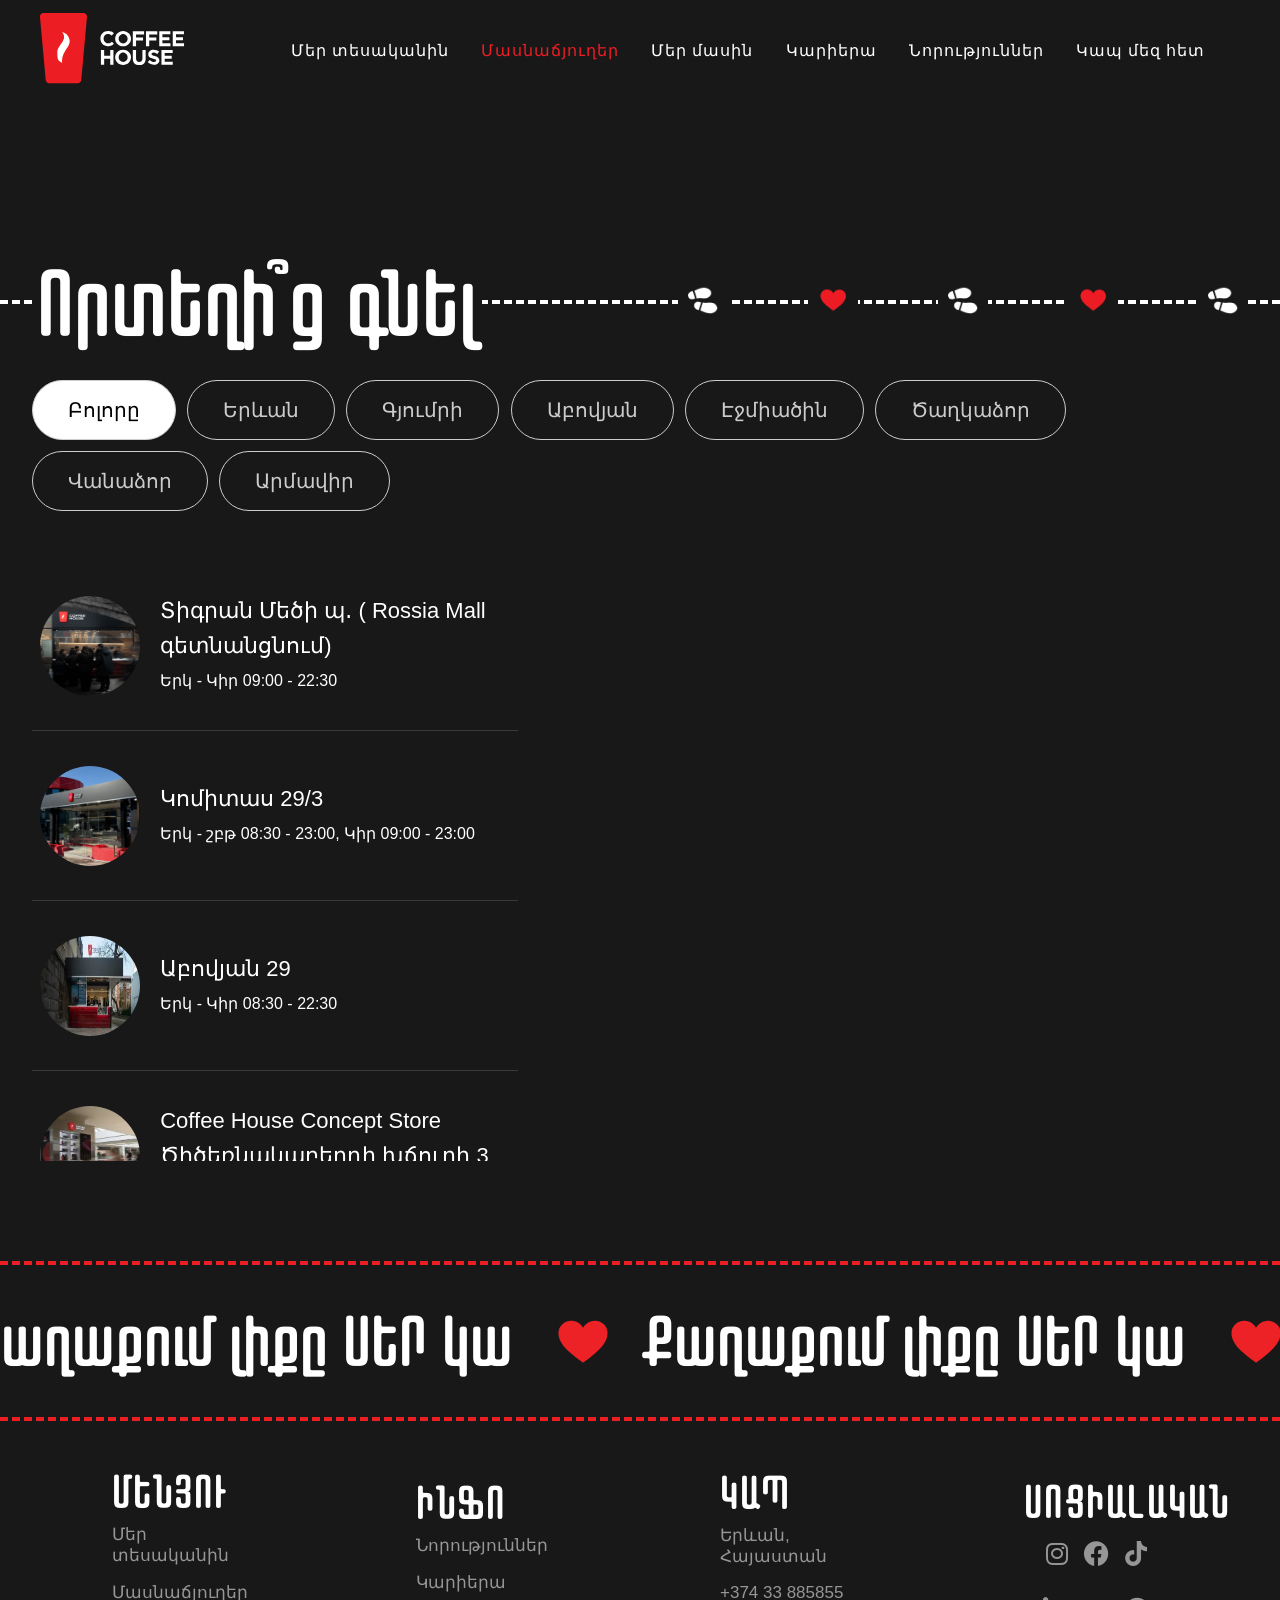
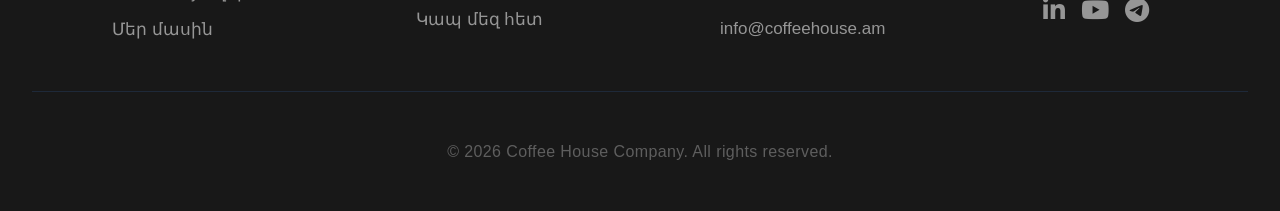
<file: branchesPage/index.html>
<!DOCTYPE html>
<html lang="en">

<head>
    <meta charset="UTF-8">
    <meta name="viewport" content="width=device-width, initial-scale=1.0">
    <title>Որտեղի՞ց գնել – Coffee House Company</title>
    <link rel="stylesheet" href="style.css">
    <link rel="stylesheet" href="webfonts/all.css">
    <link rel="stylesheet" href="../responsive.css">
    <link rel="icon" type="image/png" href="imgs/apple-icon-114x114.png">
</head>

<body>


    <header id="header" class="transparent">
        <div class="header-section">
            <div class="header-logo">
                <a href="../index.html">
                    <img src="imgs/logo.svg" alt="">
                </a>
            </div>
            <nav id="navigation-bar">
                <div class="for-flex">
                    <div class="header-logo responsiveLogo">
                        <a href="../index.html">
                            <img src="imgs/logo.svg" alt="">
                        </a>
                    </div>
                    <div class="close" id="close"><i class="fa-solid fa-xmark"></i></div>
                </div>
                <ul>
                    <li><a href="../ourChoicesPage/index.html">Մեր տեսականին</a></li>
                    <li><a href="../branchesPage/index.html" class="active">Մասնաճյուղեր</a></li>
                    <li><a href="../AboutUsPage/index.html">Մեր մասին</a></li>
                    <li><a href="../CarreerPage/index.html">Կարիերա</a></li>
                    <li><a href="../NewsPage/index.html">Նորություններ</a></li>
                    <li><a href="../ContactPage/index.html">Կապ մեզ հետ</a></li>
                </ul>
            </nav>
            <div class="burger-menu" id="burger-menu">
                <i class="fa-solid fa-bars"></i>
            </div>
        </div>
    </header>
    <div class="button-top" id="button-top">
        <a href="#"><i class="fa-solid fa-angle-up"></i></a>
    </div>
    <div class="section-container">
        <div class="gic"></div>
        <div class="wheretobuy-box">
            <div class="text-box">
                <h2>Որտեղի՞ց գնել</h2>
            </div>
            <div class="imgs-box">
                <img src="imgs/branch1.png" alt="">
                <img src="imgs/branch2.png" alt="">
                <img src="imgs/branch1.png" alt="">
                <img src="imgs/branch2.png" alt="">
                <img src="imgs/branch1.png" alt="">
            </div>
        </div>
        <div class="nav-box">
            <ul>
                <li id="bolor" class="nshvac">Բոլորը</li>
                <li id="erevan">Երևան</li>
                <li id="gyumri">Գյումրի</li>
                <li id="abovyan">Աբովյան</li>
                <li id="ejmiacin">Էջմիածին</li>
                <li id="caxkadzor">Ծաղկաձոր</li>
                <li id="vanadzor">Վանաձոր</li>
                <li id="armavir">Արմավիր</li>
            </ul>
        </div>
        <div class="hascener-qartez-section">
            <div class="hascener">
                <div class="hasce-box" id="TigranMec">
                    <div class="hasce-img">
                        <img src="imgs/hasce1.png" alt="">
                    </div>
                    <div class="hasce-text">
                        <span>Տիգրան Մեծի պ․ ( Rossia Mall գետնանցնում)</span>
                        <p>Երկ - Կիր 09:00 - 22:30</p>
                    </div>
                </div>
                <div class="hasce-box" id="komitas">
                    <div class="hasce-img">
                        <img src="imgs/hasce2.png" alt="">
                    </div>
                    <div class="hasce-text">
                        <span>Կոմիտաս 29/3</span>
                        <p>Երկ - շբթ 08:30 - 23:00, Կիր 09:00 - 23:00</p>
                    </div>
                </div>
                <div class="hasce-box" id="abovyanbox">
                    <div class="hasce-img">
                        <img src="imgs/hasce3.webp" alt="">
                    </div>
                    <div class="hasce-text">
                        <span>Աբովյան 29</span>
                        <p>Երկ - Կիր 08:30 - 22:30</p>
                    </div>
                </div>
                <div class="hasce-box" id="cicernakaberd">
                    <div class="hasce-img">
                        <img src="imgs/hasce4.webp" alt="">
                    </div>
                    <div class="hasce-text">
                        <span>Coffee House Concept Store
                            Ծիծեռնակաբերդի խճուղի 3
                        </span>
                        <p>Երկ - Կիր 10:00 - 22:00</p>
                    </div>
                </div>
                <div class="hasce-box" id="homplex">
                    <div class="hasce-img">
                        <img src="imgs/hasce5.webp" alt="">
                    </div>
                    <div class="hasce-text">
                        <span>CH Homplex Mall
                            Գևորգ Չաուշի փող., 1/47 շենք
                        </span>
                        <p>Երկ - Կիր 09:00 - 00:00</p>
                    </div>
                </div>

                <div class="hasce-box" id="azatutyun">
                    <div class="hasce-img">
                        <img src="imgs/hasce6.png" alt="">
                    </div>
                    <div class="hasce-text">
                        <span>Ազատության 24/15</span>
                        <p>երկ- ուբթ 08։30-20։00 , շբթ-կրկ 10։00-18։00</p>
                    </div>
                </div>

                <div class="hasce-box" id="halabyan">
                    <div class="hasce-img">
                        <img src="imgs/hasce7.webp" alt="">
                    </div>
                    <div class="hasce-text">
                        <span>Հալաբյան 65/6</span>
                        <p>Երկ - Շբթ 08:30 -23:00, Կիր 09:00 - 23:00</p>
                    </div>
                </div>

                <div class="hasce-box" id="tumanyan">
                    <div class="hasce-img">
                        <img src="imgs/hasce8.webp" alt="">
                    </div>
                    <div class="hasce-text">
                        <span>Թումանյան 32/2</span>
                        <p>
                            Երկ - շբթ 08:30 - 00:00
                            , Կիր 09։00-00։00
                        </p>
                    </div>
                </div>

                <div class="hasce-box" id="kinomoskva">
                    <div class="hasce-img">
                        <img src="imgs/hasce9.webp" alt="">
                    </div>
                    <div class="hasce-text">
                        <span>Աբովյան 18/3 (Մոսկվա Կինոթատրոնի հարևանությամբ)</span>
                        <p>24/7</p>
                    </div>
                </div>

                <div class="hasce-box" id="tigranpetrosyan">
                    <div class="hasce-img">
                        <img src="imgs/hasce10.webp" alt="">
                    </div>
                    <div class="hasce-text">
                        <span>Տիգրան Պետրոսյան 31/5</span>
                        <p>
                            Երկ - շբթ 08:30 - 00:00
                            , կրկ 09:00 - 00:00
                        </p>
                    </div>
                </div>

                <div class="hasce-box" id="moskovyan">
                    <div class="hasce-img">
                        <img src="imgs/hasce11.webp" alt="">
                    </div>
                    <div class="hasce-text">
                        <span>Մոսկովյան 8/1</span>
                        <p>
                            Երկ - շբթ 08:30 - 00:00
                            , կրկ 09:00 - 00:00
                        </p>
                    </div>
                </div>

                <div class="hasce-box" id="drivethru">
                    <div class="hasce-img">
                        <img src="imgs/hasce12.png" alt="">
                    </div>
                    <div class="hasce-text">
                        <span>Drive-Thru</span>
                        <p>Երկ - Կիր 08:30 - 00:00</p>
                    </div>
                </div>

                <div class="hasce-box" id="saryan">
                    <div class="hasce-img">
                        <img src="imgs/hasce13.webp" alt="">
                    </div>
                    <div class="hasce-text">
                        <span>Սարյան 1Ա</span>
                        <p>
                            Երկ - շբթ 08:30 - 00:00
                            , կրկ 09:00 - 00:00
                        </p>
                    </div>
                </div>

                <div class="hasce-box" id="mashtoc">
                    <div class="hasce-img">
                        <img src="imgs/hasce14.webp" alt="">
                    </div>
                    <div class="hasce-text">
                        <span>Մաշտոց 2</span>
                        <p>
                            Երկ - Կիր 09:00 - 23:30
                        </p>
                    </div>
                </div>

                <div class="hasce-box" id="aleqmanukyan">
                    <div class="hasce-img">
                        <img src="imgs/hasce15.png" alt="">
                    </div>
                    <div class="hasce-text">
                        <span>Ալեք Մանուկյան 1/5</span>
                        <p>
                            Երկ - Ուրբ 08:30 - 22:00
                            , Շաբ - Կիր 10:00 - 21:00


                        </p>
                    </div>
                </div>

                <div class="hasce-box" id="cafe">
                    <div class="hasce-img">
                        <img src="imgs/hasce16.png" alt="">
                    </div>
                    <div class="hasce-text">
                        <span>Coffee House Café (Սարյան 20)</span>
                        <p>
                            Երկ - Կիր 08:30 - 00:00


                        </p>
                    </div>
                </div>

                <div class="hasce-box" id="charenc">
                    <div class="hasce-img">
                        <img src="imgs/hasce17.webp" alt="">
                    </div>
                    <div class="hasce-text">
                        <span>Չարենց 4 (ԵՊՀ-ի հարևանությամբ)</span>
                        <p>
                            Երկ-Կիր 08։30-23։00


                        </p>
                    </div>
                </div>

                <div class="hasce-box" id="arami">
                    <div class="hasce-img">
                        <img src="imgs/hasce18.webp" alt="">
                    </div>
                    <div class="hasce-text">
                        <span>Արամի 64</span>
                        <p>
                            Երկ - Կիր 09:00-23:00


                        </p>
                    </div>
                </div>

                <div class="hasce-box" id="kaskad">
                    <div class="hasce-img">
                        <img src="imgs/hasce19.png" alt="">
                    </div>
                    <div class="hasce-text">
                        <span>Մաշտոցի 39 (Կասկադի հարևանությամբ)</span>
                        <p>
                            Երկ - շբթ 08:30 - 00:00
                            , կրկ 09:00 - 00:00


                        </p>
                    </div>
                </div>

                <div class="hasce-box" id="hakobyan">
                    <div class="hasce-img">
                        <img src="imgs/hasce20.png" alt="">
                    </div>
                    <div class="hasce-text">
                        <span>Հակոբ Հակոբյան (Մերգելյան Ինստիտուտի հարևանությամբ)</span>
                        <p>

                            Երկ - շբթ 08:30 - 23:00
                            , կրկ 09։00-23:00



                        </p>
                    </div>
                </div>

                <div class="hasce-box" id="njdeh">
                    <div class="hasce-img">
                        <img src="imgs/hasce21.png" alt="">
                    </div>
                    <div class="hasce-text">
                        <span>Գարեգին Նժդեհ հրապարակ</span>
                        <p>
                            Երկ - շբթ 08:30 - 23:30
                            , կրկ 09։00-23։00


                        </p>
                    </div>
                </div>

                <div class="hasce-box" id="hoktemberyan">
                    <div class="hasce-img">
                        <img src="imgs/hasce22.png" alt="">
                    </div>
                    <div class="hasce-text">
                        <span>Ք․ Արմավիր, Հանրապետության 2/3</span>
                        <p>
                            Երկ - Կիր 09:00 - 00։00


                        </p>
                    </div>
                </div>

                <div class="hasce-box" id="lennakan">
                    <div class="hasce-img">
                        <img src="imgs/hasce23.png" alt="">
                    </div>
                    <div class="hasce-text">
                        <span>ք. Գյումրի, Բագրատունյաց հրապարակ 2/10</span>
                        <p>
                            Երկ - Կիր 09:00 - 23։00


                        </p>
                    </div>
                </div>

                <div class="hasce-box" id="mhermkrtchyan">
                    <div class="hasce-img">
                        <img src="imgs/hasce24.png" alt="">
                    </div>
                    <div class="hasce-text">
                        <span>ք․ Վանաձոր, Մհեր Մկրտչյան 4</span>
                        <p>
                            Երկ - Կիր 09:00 - 23:00


                        </p>
                    </div>
                </div>

                <div class="hasce-box" id="zvartnoc">
                    <div class="hasce-img">
                        <img src="imgs/hasce25.webp" alt="">
                    </div>
                    <div class="hasce-text">
                        <span>«Զվարթնոց» օդանավակայան</span>
                        <p>24/7</p>
                    </div>
                </div>

                <div class="hasce-box" id="kirovakan">
                    <div class="hasce-img">
                        <img src="imgs/hasce26.png" alt="">
                    </div>
                    <div class="hasce-text">
                        <span>ք․ Վանաձոր, Տիգրան Մեծ 73/1</span>
                        <p>
                            Երկ - Կիր 09:00 - 22:00


                        </p>
                    </div>
                </div>

                <div class="hasce-box" id="ejmiacincafe">
                    <div class="hasce-img">
                        <img src="imgs/hasce27.webp" alt="">
                    </div>
                    <div class="hasce-text">
                        <span>ք. Էջմիածին</span>
                        <p>
                            Երկ – Կիր 09:00 - 00:00


                        </p>
                    </div>
                </div>

                <div class="hasce-box" id="caxkadzorcafe">
                    <div class="hasce-img">
                        <img src="imgs/hasce28.webp" alt="">
                    </div>
                    <div class="hasce-text">
                        <span>ք. Ծաղկաձոր</span>
                        <p>
                            Երկ - Կիր 10:30-23:00


                        </p>
                    </div>
                </div>

                <div class="hasce-box" id="abovyancbox2">
                    <div class="hasce-img">
                        <img src="imgs/hasce29.webp" alt="">
                    </div>
                    <div class="hasce-text">
                        <span>ք. Աբովյան</span>
                        <p>
                            Երկ - Ուրբ 08:30-00:00
                            , Շաբ - Կիր 09:00 - 00:00


                        </p>
                    </div>
                </div>

                <div class="hasce-box" id="erebuni">
                    <div class="hasce-img">
                        <img src="imgs/hasce30.webp" alt="">
                    </div>
                    <div class="hasce-text">
                        <span>Էրեբունի (Էրեբունի մոլ)</span>
                        <p>
                            Երկ - Կիր 09:00 - 00:00


                        </p>
                    </div>
                </div>

                <div class="hasce-box" id="megamol">
                    <div class="hasce-img">
                        <img src="imgs/hasce31.png" alt="">
                    </div>
                    <div class="hasce-text">
                        <span>Գայի պողոտա (Մեգամոլ)</span>
                        <p>
                            Երկ - Կիր 10:00 - 22:00


                        </p>
                    </div>
                </div>

                <div class="hasce-box" id="slavonakan">
                    <div class="hasce-img">
                        <img src="imgs/hasce32.png" alt="">
                    </div>
                    <div class="hasce-text">
                        <span>Հովսեփ Էմին փ․ (Սլավոնական համալսարանի հարևանությամբ)</span>
                        <p>
                            Երկ – Շաբ 08:30 - 23:00
                            , Կիր 09:00 - 23:00


                        </p>
                    </div>
                </div>

                <div class="hasce-box" id="lerkamar">
                    <div class="hasce-img">
                        <img src="imgs/hasce33.png" alt="">
                    </div>
                    <div class="hasce-text">
                        <span>Լեռ Կամսար փ․ (AUA համալսարանի հարևանությամբ)</span>
                        <p>
                            Երկ - Շբթ 08:30 - 23:00
                            , Կիր 09:00 - 23:00


                        </p>
                    </div>
                </div>

                <div class="hasce-box" id="vahram">
                    <div class="hasce-img">
                        <img src="imgs/hasce34.png" alt="">
                    </div>
                    <div class="hasce-text">
                        <span>Վահրամ Փափազյան</span>
                        <p>
                            Երկ - շբթ 08:30 - 23:00
                            , կրկ 09:00 - 23:00


                        </p>
                    </div>
                </div>

                <div class="hasce-box" id="erevancity">
                    <div class="hasce-img">
                        <img src="imgs/hasce35.webp" alt="">
                    </div>
                    <div class="hasce-text">
                        <span>Կոմիտասի պողոտա (Երևան Սիթի սուպերմարկետ)</span>
                        <p>
                            Երկ - Կիր 09:00-23:00


                        </p>
                    </div>
                </div>

                <div class="hasce-box" id="haravarevmtyan">
                    <div class="hasce-img">
                        <img src="imgs/hasce36.webp" alt="">
                    </div>
                    <div class="hasce-text">
                        <span>Հարավարևմտյան թաղամաս</span>
                        <p>
                            Երկ - Շբթ 08:30 - 23:00
                            , Կիր 09:00 - 23:00


                        </p>
                    </div>
                </div>

                <div class="hasce-box" id="navbandyan">
                    <div class="hasce-img">
                        <img src="imgs/hasce37.webp" alt="">
                    </div>
                    <div class="hasce-text">
                        <span>Նալբանդյան փ․ (ՀՊՏՀ-ի հարևանությամբ)</span>
                        <p>
                            Երկ - Ուրբ 09:00-18:00
                            , Շաբ-Կիր Փակ է


                        </p>
                    </div>
                </div>

                <div class="hasce-box" id="pushkinGyumri">
                    <div class="hasce-img">
                        <img src="imgs/hasce38.png" alt="">
                    </div>
                    <div class="hasce-text">
                        <span>ք. Գյումրի, Պուշկին 12</span>
                        <p>
                            Երկ - Կիր 09:00 - 23:00


                        </p>
                    </div>
                </div>

                <div class="hasce-box" id="politexnik">
                    <div class="hasce-img">
                        <img src="imgs/hasce39.webp" alt="">
                    </div>
                    <div class="hasce-text">
                        <span>Տերյան փ․ (ՀԱՊՀ-ի հարևանությամբ)</span>
                        <p>
                            Երկ - Ուրբ 08:30-20:50
                            , Շաբ 08:00 - 00:00

                            , Կիր10։00 - 21։00</p>
                    </div>
                </div>

                <div class="hasce-box" id="aramiancum">
                    <div class="hasce-img">
                        <img src="imgs/hasce40.webp" alt="">
                    </div>
                    <div class="hasce-text">
                        <span>Արամի փ․ (Անցում համար 1)</span>
                        <p>
                            Երկ – Կիր 09:00 - 0:00


                        </p>
                    </div>
                </div>

                <div class="hasce-box" id="abovyancbox3">
                    <div class="hasce-img">
                        <img src="imgs/hasce41.webp" alt="">
                    </div>
                    <div class="hasce-text">
                        <span>Աբովյան փ․ 42</span>
                        <p>
                            Երկ - Ուրբ 08:30 - 22:30
                            , Շաբ - Կիր 09:00 - 22:30


                        </p>
                    </div>
                </div>

                <div class="hasce-box" id="isahakyan">
                    <div class="hasce-img">
                        <img src="imgs/hasce42.webp" alt="">
                    </div>
                    <div class="hasce-text">
                        <span>Իսահակյան 29</span>
                        <p>
                            Երկ – Ուրբ 08:30 - 00:00
                            , Շաբ - Կիր 09:00 - 00:00


                        </p>
                    </div>
                </div>

                <div class="hasce-box" id="aleqmanukyan2">
                    <div class="hasce-img">
                        <img src="imgs/hasce43.webp" alt="">
                    </div>
                    <div class="hasce-text">
                        <span>Ալեք Մանուկյան 15A</span>
                        <p>
                            Երկ – Շաբ 08:30 - 21:00
                            , Կիր Փակ է


                        </p>
                    </div>
                </div>

                <div class="hasce-box" id="movsesxorenaci">
                    <div class="hasce-img">
                        <img src="imgs/hasce44.webp" alt="">
                    </div>
                    <div class="hasce-text">
                        <span>Մովսես Խորենացու փողոց 15 (Էլիտ պլազա բիզնես կենտրոն)</span>
                        <p>
                            Երկ - Ուրբ 08:30 - 20:00
                            , Շաբ 09։00 - 19:00

                            , Կիր 10։00 - 19։00</p>
                    </div>
                </div>

                <div class="hasce-box" id="TigranMec2">
                    <div class="hasce-img">
                        <img src="imgs/hasce45.webp" alt="">
                    </div>
                    <div class="hasce-text">
                        <span>Տիգրան Մեծի 2</span>
                        <p>
                            Երկ - շբթ 08:30 - 00:00
                            , Կիր 09։00-00։00


                        </p>
                    </div>
                </div>

                <div class="hasce-box" id="navbandyan2">
                    <div class="hasce-img">
                        <img src="imgs/hasce46.webp" alt="">
                    </div>
                    <div class="hasce-text">
                        <span>Նալբանդյան փ․ 46/3 (Հանրապետության հրապարակի հարևանությամբ)</span>
                        <p>
                            Երկ - շբթ 08:30 - 00:00
                            , Կիր 09։00-00։00


                        </p>
                    </div>
                </div>

                <div class="hasce-box" id="amiryan">
                    <div class="hasce-img">
                        <img src="imgs/hasce47.webp" alt="">
                    </div>
                    <div class="hasce-text">
                        <span>Ամիրյան 12</span>
                        <p>
                            Երկ - շբթ 08:30 - 00:00
                            , Կիր 09։00-00։00


                        </p>
                    </div>
                </div>

                <div class="hasce-box" id="mashtoci21">
                    <div class="hasce-img">
                        <img src="imgs/hasce48.webp" alt="">
                    </div>
                    <div class="hasce-text">
                        <span>Մաշտոցի պողոտա 21</span>
                        <p>
                            Երկ - Կիր 09:00 - 00:00


                        </p>
                    </div>
                </div>

                <div class="hasce-box" id="tumanyan2">
                    <div class="hasce-img">
                        <img src="imgs/hasce49.webp" alt="">
                    </div>
                    <div class="hasce-text">
                        <span>Թումանյան 35</span>
                        <p>
                            Երկ - Շբթ 08:30 - 00:00
                            , Կիր 09:00 - 00:00


                        </p>
                    </div>
                </div>

                <div class="hasce-box" id="sayatnova">
                    <div class="hasce-img">
                        <img src="imgs/hasce50.webp" alt="">
                    </div>
                    <div class="hasce-text">
                        <span>Սայաթ-Նովայի պողոտա 8</span>
                        <p>
                            Երկ - Շբթ 08:00 - 00:00
                            , Կիր 09։00-00։00


                        </p>
                    </div>
                </div>

                <div class="hasce-box" id="hyusisayinpoxota">
                    <div class="hasce-img">
                        <img src="imgs/hasce51.webp" alt="">
                    </div>
                    <div class="hasce-text">
                        <span>Հյուսիսային պողոտա 12/1</span>
                        <p>
                            Երկ - Կիր 24/7


                        </p>
                    </div>
                </div>
            </div>
            <div class="qartez">
                <iframe
                    src="https://www.google.com/maps/embed?pb=!1m18!1m12!1m3!1d3131437.7509598234!2d40.03229343024005!3d39.96275377834135!2m3!1f0!2f0!3f0!3m2!1i1024!2i768!4f13.1!3m3!1m2!1s0x40155684e773bac7%3A0xd0b4757aeb822d23!2z0JDRgNC80LXQvdC40Y8!5e0!3m2!1sru!2sam!4v1777917631732!5m2!1sru!2sam"
                    width="600" height="450" style="border:0;" allowfullscreen="" loading="lazy"
                    referrerpolicy="no-referrer-when-downgrade" id="iframe"></iframe>
            </div>
        </div>

        <div class="marquee">
            <div class="track">
                <span>Քաղաքում լիքը ՍԵՐ կա </span>
                <img src="imgs/srtik-ch.svg" alt="">
                <span>Քաղաքում լիքը ՍԵՐ կա </span>
                <img src="imgs/srtik-ch.svg" alt="">
                <span>Քաղաքում լիքը ՍԵՐ կա </span>
                <img src="imgs/srtik-ch.svg" alt="">
                <span>Քաղաքում լիքը ՍԵՐ կա </span>
                <img src="imgs/srtik-ch.svg" alt="">
                <span>Քաղաքում լիքը ՍԵՐ կա </span>
                <img src="imgs/srtik-ch.svg" alt="">
                <span>Քաղաքում լիքը ՍԵՐ կա </span>
                <img src="imgs/srtik-ch.svg" alt="">
                <span>Քաղաքում լիքը ՍԵՐ կա </span>
                <img src="imgs/srtik-ch.svg" alt="">
                <span>Քաղաքում լիքը ՍԵՐ կա </span>
                <img src="imgs/srtik-ch.svg" alt="">
                <span>Քաղաքում լիքը ՍԵՐ կա </span>
                <img src="imgs/srtik-ch.svg" alt="">
                <span>Քաղաքում լիքը ՍԵՐ կա </span>
                <img src="imgs/srtik-ch.svg" alt="">
                <span>Քաղաքում լիքը ՍԵՐ կա </span>
                <img src="imgs/srtik-ch.svg" alt="">
                <span>Քաղաքում լիքը ՍԵՐ կա </span>
                <img src="imgs/srtik-ch.svg" alt="">
                <span>Քաղաքում լիքը ՍԵՐ կա </span>
                <img src="imgs/srtik-ch.svg" alt="">
                <span>Քաղաքում լիքը ՍԵՐ կա </span>
                <img src="imgs/srtik-ch.svg" alt="">
                <span>Քաղաքում լիքը ՍԵՐ կա </span>
                <img src="imgs/srtik-ch.svg" alt="">
                <span>Քաղաքում լիքը ՍԵՐ կա </span>
                <img src="imgs/srtik-ch.svg" alt="">
            </div>
        </div>

        <footer>
            <div class="info-box">
                <div class="info">
                    <span>Մենյու</span>
                    <a href="../ourChoicesPage/index.html">Մեր տեսականին</a>
                    <a href="../branchesPage/index.html">Մասնաճյուղեր</a>
                    <a href="../AboutUsPage/index.html">Մեր մասին</a>
                </div>
                <div class="info">
                    <span>Ինֆո</span>
                    <a href="../NewsPage/index.html">Նորություններ</a>
                    <a href="../CarreerPage/index.html">Կարիերա</a>
                    <a href="../ContactPage/index.html">Կապ մեզ հետ</a>
                </div>
                <div class="info">
                    <span>Կապ</span>
                    <p>Երևան, Հայաստան</p>
                    <p>+374 33 885855</p>
                    <p>info@coffeehouse.am</p>
                </div>
                <div class="info">
                    <span>Սոցիալական</span>
                    <div class="icons">
                        <a href="https://www.instagram.com/coffee_house_co/"><i class="fa-brands fa-instagram"></i></a>
                        <a href="https://www.facebook.com/coffeehouseyerevan"><i class="fa-brands fa-facebook"></i></a>
                        <a href="https://www.tiktok.com/@coffeehouseco"><i class="fa-brands fa-tiktok"></i></a>
                    </div>
                    <div class="icons">
                        <a href="https://www.linkedin.com/company/coffee-house-company/"><i
                                class="fa-brands fa-linkedin-in"></i></a>
                        <a href="https://www.youtube.com/@coffeehouseco"><i class="fa-brands fa-youtube"></i></a>
                        <a href="https://t.me/coffee_house_co_bot"><i class="fa-brands fa-telegram"></i></a>
                    </div>
                </div>
            </div>
            <div class="text-footer">
                <p>© 2026 Coffee House Company. All rights reserved.</p>
            </div>
        </footer>
    </div>







    <script src="script.js"></script>
</body>
</file>
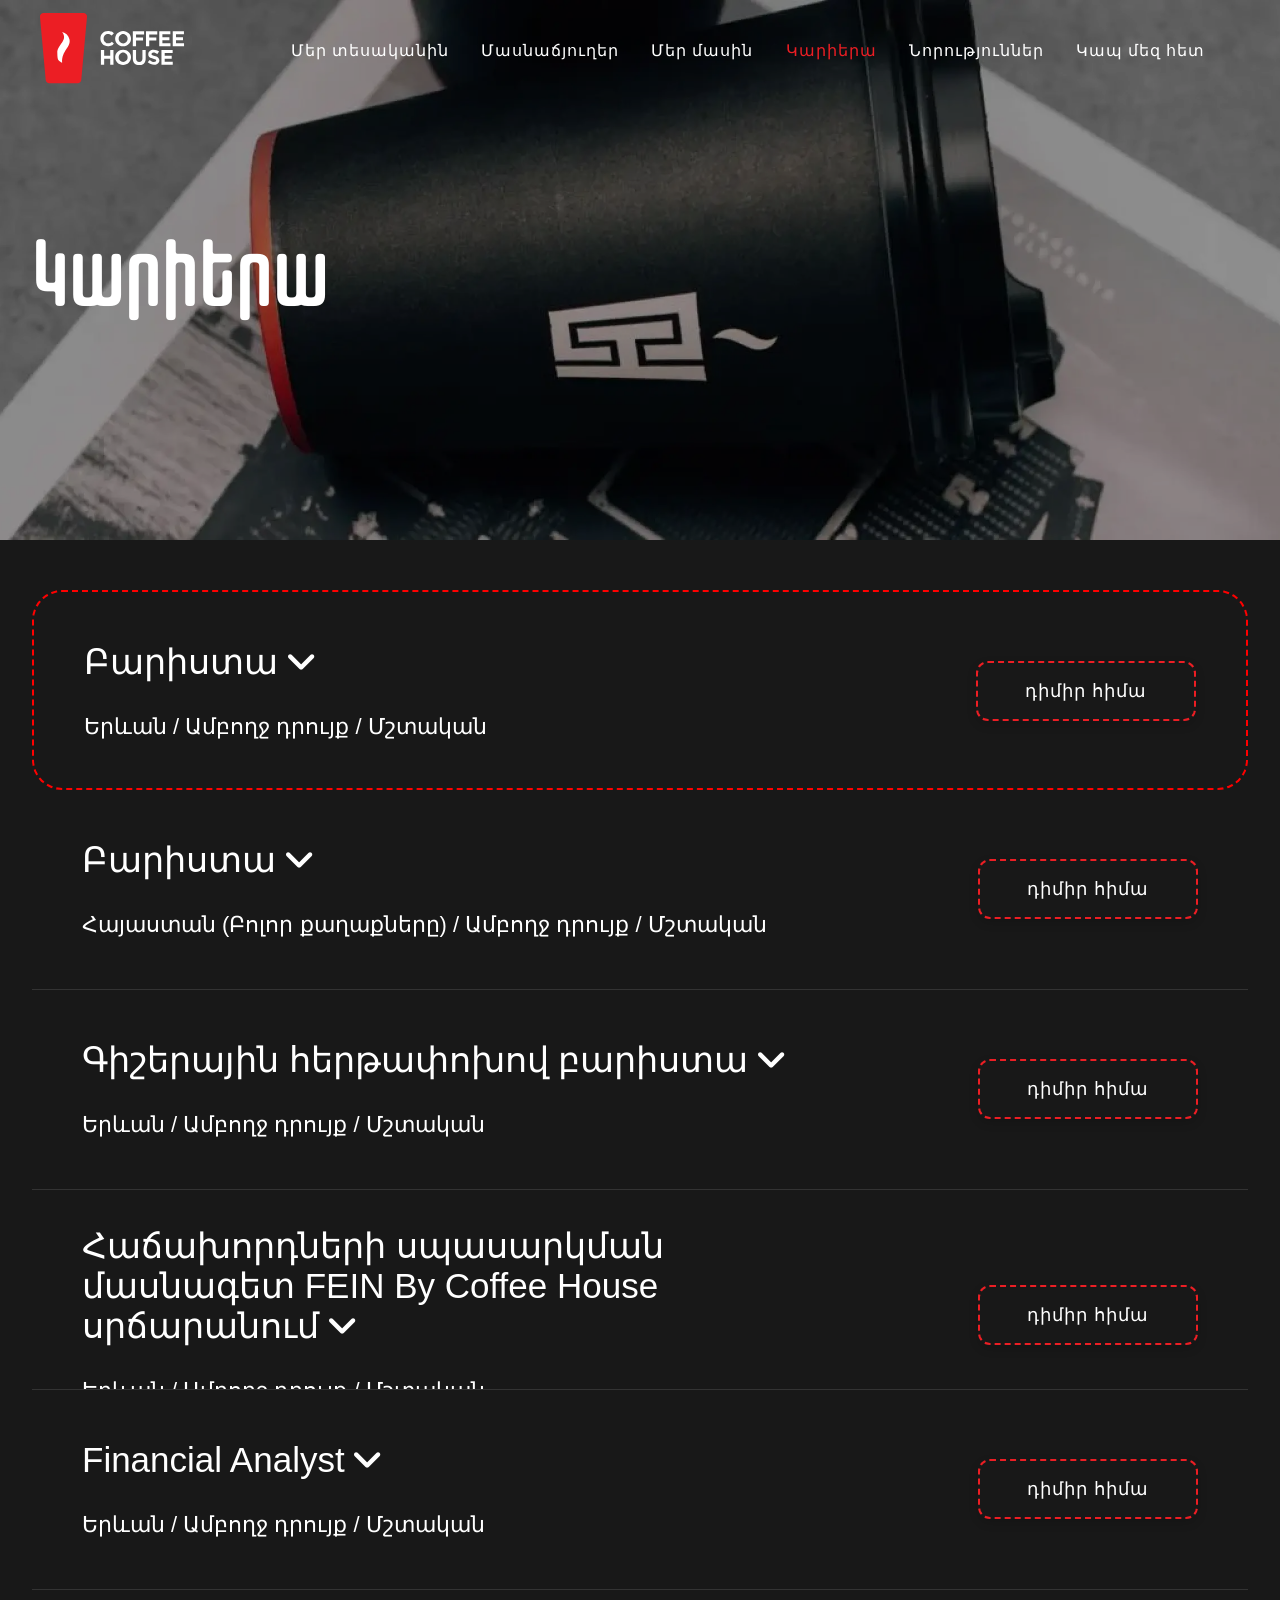
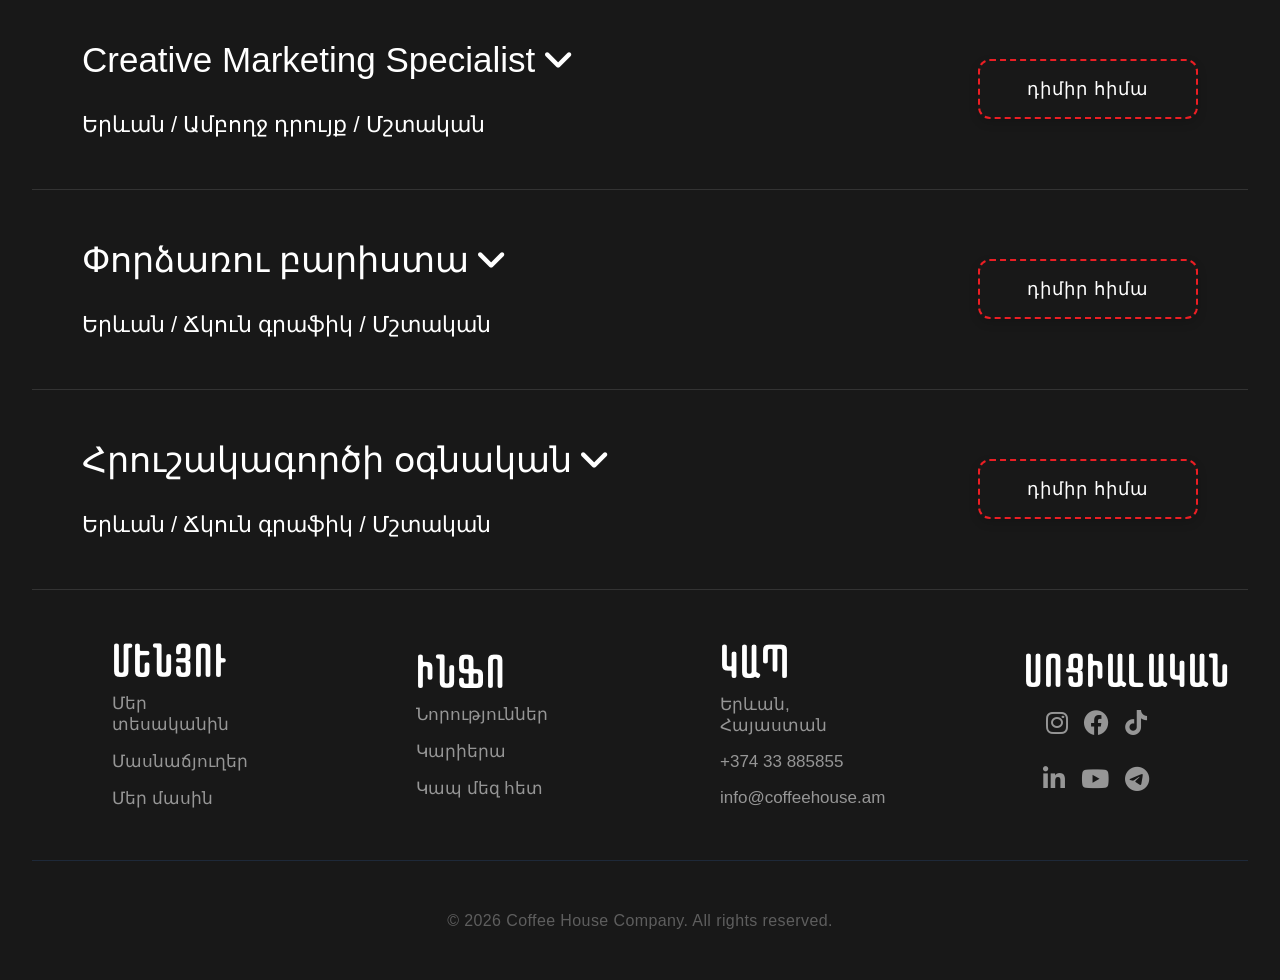
<file: CarreerPage/index.html>
<!DOCTYPE html>
<html lang="en">

<head>
    <meta charset="UTF-8">
    <meta name="viewport" content="width=device-width, initial-scale=1.0">
    <title>Կարիերա – Coffee House Company</title>
    <link rel="stylesheet" href="style.css">
    <link rel="stylesheet" href="../responsive.css">
    <link rel="stylesheet" href="webfonts/all.css">
    <link rel="icon" type="image/png" href="imgs/apple-icon-114x114.png">
</head>

<body>



    <div class="background-image-2">

        <div class="backgroundi-fon">
            <header id="header" class="transparent">
                <div class="header-section">
                    <div class="header-logo">
                        <a href="../index.html">
                            <img src="imgs/logo.svg" alt="">
                        </a>
                    </div>
                    <nav id="navigation-bar">
                        <div class="for-flex">
                            <div class="header-logo responsiveLogo">
                                <a href="../index.html">
                                    <img src="imgs/logo.svg" alt="">
                                </a>
                            </div>
                            <div class="close" id="close"><i class="fa-solid fa-xmark"></i></div>
                        </div>
                        <ul>
                            <li><a href="../ourChoicesPage/index.html">Մեր տեսականին</a></li>
                            <li><a href="../branchesPage/index.html">Մասնաճյուղեր</a></li>
                            <li><a href="../AboutUsPage/index.html">Մեր մասին</a></li>
                            <li><a href="../CarreerPage/index.html" class="active">Կարիերա</a></li>
                            <li><a href="../NewsPage/index.html">Նորություններ</a></li>
                            <li><a href="../ContactPage/index.html">Կապ մեզ հետ</a></li>
                        </ul>
                    </nav>
                    <div class="burger-menu" id="burger-menu">
                        <i class="fa-solid fa-bars"></i>
                    </div>
                </div>
            </header>
            <div class="text-background-image-2">
                <h2>Կարիերա</h2>
            </div>
        </div>
    </div>

    <div class="for-section-container">

        <div class="baristaBox" id="baristabox1">
            <div class="box-of-barista">
                <div class="text-of-barista">
                    <div class="buttonBarista" id="barista1">Բարիստա <i class="fa-solid fa-angle-down" id="iconka1"></i>
                    </div>
                    <div class="text-for-barista-button">Բարիստա</div>
                    <p>Երևան / Ամբողջ դրույք / Մշտական</p>
                </div>
                <a href="https://ats.hirebee.ai/am/jobs/barista/apply" target="_blank" id="baristakochak1"
                    class="button-for-all-page">դիմիր հիմա</a>
            </div>

            <div class="text-of-barista2">
                <span>Նկարագրություն</span>
                <p>Արի՜ Coffee House-ի թիմ՝ բացահայտելու նոր՝ բարիստայի մասնագիտություն իր բոլոր գաղտնիքներով:</p>
                <p>Եթե սիրում ես շփվել մարդկանց հետ, ուզում ես լինել թրենդային ոլորտում և վարակել մեր հաճախորդներին քո
                    դրական էներգիայով, ուրեմն մենք հենց քեզ ենք փնտրում!</p> <br>
                <span>responsibilities</span>
                <i>Մեզ հետ դու կարող ես՝</i>
                <p>✔️ Աշխատել երիտասարդ, աջակցող և էներգիայով լի թիմում <br>
                    ✔️ Ստանալ գիտելիքներ սուրճի արվեստի մասին՝ առանց նախնական փորձի <br>
                    ✔️ Ձեռք բերել հմտություններ, որոնք կդարձնեն քեզ ավելի մրցունակ <br>
                    ✔️ Ունենալ ճկուն գրաֆիկ՝ համատեղելով աշխատանքը ուսման կամ այլ զբաղվածության հետ</p> <br>
                <span>qualifications</span>
                <i>Քեզ սպասվում է՝</i>
                <ul>
                    <li>Մասնագիտական աճ՝ բարիստայից մինչև թիմ լիդեր և ավելին</li>
                    <li>Հերթափոխային, ճկուն գրաֆիկ՝ հարմարեցված քո առօրյային</li>
                    <li>Մրցունակ աշխատավարձ, որը կայուն աճում է</li>
                </ul>
                <a href="https://ats.hirebee.ai/am/jobs/barista/apply" target="_blank" class="button-for-all-page">դիմիր
                    հիմա</a>
            </div>
        </div>

        <div class="baristaBox border" id="baristabox2">
            <div class="box-of-barista">
                <div class="text-of-barista">
                    <div class="buttonBarista" id="barista2">Բարիստա <i class="fa-solid fa-angle-down" id="iconka2"></i>
                    </div>
                    <div class="text-for-barista-button">Բարիստա</div>
                    <p>Հայաստան (Բոլոր քաղաքները) / Ամբողջ դրույք / Մշտական</p>
                </div>
                <a href="https://ats.hirebee.ai/am/jobs/barista-7/apply" target="_blank" id="baristakochak2"
                    class="button-for-all-page">դիմիր հիմա</a>
            </div>

            <div class="text-of-barista2">
                <span>Նկարագրություն</span>
                <p>Արի՜ Coffee House-ի թիմ՝ քո բարիստայի մասնագիտությունն ավելի բարելավելու ու զարգացնելու:</p>
                <p>Եթե սիրում ես շփվել մարդկանց հետ, ուզում ես լինել թրենդային ոլորտում և վարակել մեր հաճախորդներին քո
                    դրական էներգիայով, ուրեմն մենք հենց քեզ ենք փնտրում!
                </p> <br>
                <span>responsibilities</span>
                <i>Մեզ հետ դու կարող ես՝</i>
                <p>✔️ Աշխատել երիտասարդ, աջակցող և էներգիայով լի թիմում <br>
                    ✔️ Աշխատել ՀԱՏՈՒԿ պայմաններով <br>
                    ✔️ Ձեռք բերել նոր հմտություններ, որոնք կդարձնեն քեզ ավելի մրցունակ <br>
                    ✔️ Ունենալ ճկուն գրաֆիկ՝ համատեղելով աշխատանքը ուսման կամ այլ զբաղվածության հետ</p> <br>
                <span>qualifications</span>
                <i>Քեզ սպասվում է՝</i>
                <ul>
                    <li>Մասնագիտական աճ՝ բարիստայից մինչև թիմ լիդեր և ավելին</li>
                    <li>Հերթափոխային, ճկուն գրաֆիկ՝ հարմարեցված քո առօրյային</li>
                    <li>Մրցունակ աշխատավարձ, որը կայուն աճում է</li>
                </ul>
                <a href="https://ats.hirebee.ai/am/jobs/barista-7/apply" target="_blank" 
                    class="button-for-all-page">դիմիր հիմա</a>
            </div>
        </div>

        <div class="baristaBox border" id="baristabox3">
            <div class="box-of-barista">
                <div class="text-of-barista">
                    <div class="buttonBarista" id="barista3">Գիշերային հերթափոխով բարիստա <i
                            class="fa-solid fa-angle-down" id="iconka3"></i> </div>
                    <div class="text-for-barista-button">Գիշերային հերթափոխով բարիստա</div>

                    <p>Երևան / Ամբողջ դրույք / Մշտական</p>
                </div>
                <a href="https://ats.hirebee.ai/am/jobs/gisherayin-hertapokhov-barista-6/apply" target="_blank"
                    id="baristakochak3" class="button-for-all-page">դիմիր հիմա</a>
            </div>

            <div class="text-of-barista2">
                <span>Նկարագրություն</span>
                <p>Արի՜ Coffee House-ի թիմ՝ բացահայտելու նոր՝ բարիստայի մասնագիտություն իր բոլոր գաղտնիքներով:</p>
                <p>Եթե սիրում ես շփվել մարդկանց հետ, ուզում ես լինել թրենդային ոլորտում և վարակել մեր հաճախորդներին քո
                    դրական էներգիայով, ուրեմն մենք հենց քեզ ենք փնտրում!
                </p> <br>
                <span>responsibilities</span>
                <i>Մեզ հետ դու կարող ես՝</i>
                <p>✔️ Աշխատել երիտասարդ, աջակցող և էներգիայով լի թիմում <br>
                    ✔️ Ստանալ գիտելիքներ սուրճի արվեստի մասին՝ առանց նախնական փորձի <br>
                    ✔️ Ձեռք բերել նոր հմտություններ, որոնք կդարձնեն քեզ ավելի մրցունակ <br>
                    ✔️ Ունենալ ճկուն գրաֆիկ՝ համատեղելով աշխատանքը ուսման կամ այլ զբաղվածության հետ</p> <br>
                <span>qualifications</span>
                <i>Քեզ սպասվում է՝</i>
                <ul>
                    <li>Մասնագիտական աճ՝ բարիստայից մինչև թիմ լիդեր և ավելին</li>
                    <li>Գիշերային, ճկուն գրաֆիկ / 00։00-09։00, 2/1 հերթափոխով</li>
                    <li>Մրցունակ աշխատավարձ</li>
                </ul>
                <a href="https://ats.hirebee.ai/am/jobs/gisherayin-hertapokhov-barista-6/apply" target="_blank"
                    class="button-for-all-page">դիմիր հիմա</a>
            </div>
        </div>

        <div class="baristaBox border" id="baristabox4">
            <div class="box-of-barista">
                <div class="text-of-barista">
                    <div class="buttonBarista" id="barista4">Հաճախորդների սպասարկման մասնագետ FEIN By Coffee House
                        սրճարանում <i class="fa-solid fa-angle-down" id="iconka4"></i> </div>
                    <div class="text-for-barista-button">Հաճախորդների սպասարկման մասնագետ FEIN By Coffee House
                        սրճարանում</div>


                    <p>Երևան / Ամբողջ դրույք / Մշտական</p>
                </div>
                <a href="https://ats.hirebee.ai/am/jobs/hachakhordneri-spasarkman-masnaget-fein-by-coffee-house-srcharanowm/apply"
                    id="baristakochak4" target="_blank" class="button-for-all-page">դիմիր հիմա</a>
            </div>

            <div class="text-of-barista2">
                <span>Նկարագրություն</span>
                <p>Մենք փնտրում ենք Հաճախորդների սպասարկման մասնագետ FEIN by Coffee House սրճարան-բովարանում աշխատելու
                    համար</p>
                <br>
                <span>responsibilities</span>
                <p>✔️Հաճախորդների ջերմ ու արագ սպասարկում <br>
                    ✔️ Վճարումների իրականացում և դրամարկղի վարում <br>
                    ✔️ Դեսերտների փոխանցում, ափսեների մեջ դնել և ներկայացում հաճախորդին<br>
                    ✔️ Թիմային աշխատանք և դրական մթնոլորտի ստեղծում</p> <br>
                <span>qualifications</span>
                <i>Քեզ սպասվում է՝</i>
                <ul>
                    <li>17-25 տարեկան,</li>
                    <li>Նմանատիպ աշխատանքային փորձ՝ առնվազն 1 տարի,</li>
                    <li>Սովորելու և զարգանալու պատրաստակամություն,</li>
                    <li>Պատասխանատվության զգացում։</li>
                    <li>Բարեհամբույր, հաղորդակցվող և պատասխանատու</li>
                </ul>
                <a href="https://ats.hirebee.ai/am/jobs/hachakhordneri-spasarkman-masnaget-fein-by-coffee-house-srcharanowm/apply"
                 target="_blank" class="button-for-all-page">դիմիր հիմա</a>
            </div>
        </div>

        <div class="baristaBox border" id="baristabox5">
            <div class="box-of-barista">
                <div class="text-of-barista">
                    <div class="buttonBarista" id="barista5">Financial Analyst <i class="fa-solid fa-angle-down"
                            id="iconka5"></i>
                    </div>
                    <div class="text-for-barista-button">Financial Analyst</div>

                    <p>Երևան / Ամբողջ դրույք / Մշտական</p>
                </div>
                <a href="https://ats.hirebee.ai/am/company/jobs/coffee-house-company-2" target="_blank"
                    id="baristakochak5" class="button-for-all-page">դիմիր հիմա</a>
            </div>

            <div class="text-of-barista2">
                <span>Նկարագրություն</span>
                <p>We are looking for a responsible, detail-oriented Financial Analyst who will play an important role
                    in ensuring the company’s financial accuracy, and effective cost control. The ideal candidate will
                    work closely with different departments and contribute to data-driven financial decisions.:</p> <br>
                <span>responsibilities</span>
                <i>Մեզ հետ դու կարող ես՝</i>
                <ul>
                    <li>Monitoring the current financial performance of the company and identifying development trends;
                    </li>
                    <li>Analyzing current and past financial data of the company;</li>
                    <li>Maintaining accurate documentation for financial transactions;</li>
                    <li>Maintaining a solid level of financial control over costs;</li>
                    <li>Collaborating with other stakeholders to gather, analyze and interpret relevant financial data;
                    </li>
                    <li>Undertaking transactional activities with Banks;</li>
                    <li>Carrying out relevant calculations, payments, and further activities with cash of the company;
                    </li>
                    <li>Working with third-party vendors;</li>
                    <li>Closely cooperating with staff responsible for warehouse management and goods turnover.</li>
                </ul>
                <br>
                <span>qualifications</span>
                <i>Քեզ սպասվում է՝</i>
                <ul>
                    <li>Higher Education in Accounting, Finance, or related field;</li>
                    <li>Understanding of accounting and financial reporting principles and practices;</li>
                    <li>Perfect attention to detail, organizational and planning skills;</li>
                    <li>Good AS-Accountant and iiko software user and administration skills;</li>
                    <li>Good MS Office skills and advanced Excel skills would be considered an advantage;</li>
                    <li>Research and analytical thinking;</li>
                    <li>Critical thinking and problem-solving skills;</li>
                    <li>Working proficiency in the English language.</li>
                </ul>
                <a href="https://ats.hirebee.ai/am/company/jobs/coffee-house-company-2" target="_blank"
                   class="button-for-all-page">դիմիր հիմա</a>
            </div>
        </div>

        <div class="baristaBox border" id="baristabox6">
            <div class="box-of-barista">
                <div class="text-of-barista">
                    <div class="buttonBarista" id="barista6">Creative Marketing Specialist <i
                            class="fa-solid fa-angle-down" id="iconka6"></i>
                    </div>
                    <div class="text-for-barista-button">Creative Marketing Specialist</div>

                    <p>Երևան / Ամբողջ դրույք / Մշտական</p>
                </div>
                <a href="https://ats.hirebee.ai/am/company/jobs/coffee-house-company-2" target="_blank"
                    id="baristakochak6" class="button-for-all-page">դիմիր հիմա</a>
            </div>

            <div class="text-of-barista2">
                <span>Նկարագրություն</span>
                <p>Մեր կազմակերպությունը փնտրում է Creative Marketing Specialist մեր մաքեթինգի թիմին միանալու համար </p>
                <br>
                <span>responsibilities</span>
                <ul>
                    <li>Ապահովել մարքեթինգային արշավների ֆոտո և վիդեո կոնտենտի որակը և ժամանակին իրականացումը
                        ֆոտո/վիդեոնկարահանողի հետ։</li>
                    <li>Համակարգել ֆոտո և վիդեո նկարահանումների ամբողջ գործընթացը՝ գաղափարից և moodboard-ից մինչև
                        պատրաստի նյութերի ստացում։</li>
                    <li>Կազմակերպել նկարահանումների լոգիստիկան, ժամանակացույցը, ներգրավված մասնակիցների աշխատանքը և
                        անհրաժեշտ ռեսուրսները։</li>
                    <li>Համակարգել Mobile Content Creator-ի նկարահանման գրաֆիկը և ապահովել շարունակական կոնտենտի
                        արտադրությունը։</li>
                    <li>Ընտրել, վարել բանակցություններ և համակարգել ինֆլուենսերների և UGC creator-ների հետ աշխատանքը,
                        ինչպես նաև գնահատել դրանց արդյունավետությունը։</li>
                    <li>Կազմակերպել և իրականացնել գործընկերների հետ հանդիպումներ և ապահովել համագործակցությունների
                        արդյունավետ իրականացումը։</li>
                    <li>Մասնակցել մարքեթինգային արշավների պլանավորմանը, քննարկումներին և իրականացման գործընթացներին։
                    </li>
                    <li>Ապահովել, որ բոլոր մարքեթինգային արշավներն ու նախագծերը համապատասխանեն ընկերության բրենդային
                        չափանիշներին և իրականացվեն սահմանված ժամկետներում։</li>
                </ul>
                <br>
                <span>qualifications</span>
                <ul>
                    <li>Բարձրագույն կրթություն մարքեթինգի, հաղորդակցության, PR-ի, բիզնեսի կամ հարակից ոլորտներից որևէ
                        մեկում։
                    </li>
                    <li>Հայերենի գերազանց, ռուսերենի և անգլերենի լավ աշխատանքային իմացություն։</li>
                    <li>AI գործիքների արդյունավետ կիրառման հմտություններ։</li>
                    <li>Զարգացած հաղորդակցման, կազմակերպչական և համակարգման հմտություններ։</li>
                    <li>Բարձր պատասխանատվության զգացում, նախաձեռնողականություն և հետևողականություն։</li>
                    <li>Միաժամանակ մի քանի նախագծերի արդյունավետ կառավարելու և սեղմ ժամկետներում աշխատելու կարողություն։
                    </li>
                    <li>Վերլուծական և օպերացիոն մտածողություն, խնդիրներին արագ և ինքնուրույն լուծումներ գտնելու
                        կարողություն։</li>
                    <li>Սոցիալական մեդիայի հարթակների, թվային մարքեթինգի հիմնական գործիքների և ոլորտի արդի թրենդների
                        նկատմամբ հետաքրքրվածություն և շարունակական զարգացման պատրաստակամություն։</li>
                    <li>Ուշադրություն մանրուքներին և որակի նկատմամբ պահանջկոտ վերաբերմունք։</li>
                    <li>Արագ փոփոխվող և դինամիկ աշխատանքային միջավայրում արդյունավետ աշխատելու կարողություն։</li>
                </ul>
                <a href="https://ats.hirebee.ai/am/company/jobs/coffee-house-company-2" target="_blank"
                 class="button-for-all-page">դիմիր հիմա</a>
            </div>
        </div>

        <div class="baristaBox border" id="baristabox7">
            <div class="box-of-barista">
                <div class="text-of-barista">
                    <div class="buttonBarista" id="barista7">Փորձառու բարիստա <i class="fa-solid fa-angle-down"
                            id="iconka7"></i>
                    </div>
                    <div class="text-for-barista-button">Փորձառու բարիստա </div>

                    <p>Երևան / Ճկուն գրաֆիկ / Մշտական</p>
                </div>
                <a href="https://ats.hirebee.ai/am/company/jobs/coffee-house-company-2" target="_blank"
                    id="baristakochak7" class="button-for-all-page">դիմիր հիմա</a>
            </div>

            <div class="text-of-barista2">
                <span>Նկարագրություն</span>
                <p>Եթե դու արդեն փորձառու բարիստա ես, գուցե ժամանակն է հաջորդ քայլն անել։</p>
                <i>Coffee House-ը փնտրում է փորձառու բարիստաների, ովքեր ցանկանում են աշխատել ավելի բարձր ստանդարտներով,
                    ստանալ մրցունակ վարձատրություն և ունենալ իրական կարիերայի աճ։

                </i>
                <br>
                <span>responsibilities</span>
                <ul>
                    <li>Մրցունակ և բարձր աշխատավարձ՝ ըստ փորձի։</li>
                    <li>Իրական հնարավորություն կարճ ժամանակում դառնալու Team Leader։</li>
                    <li>Մասնագիտական վերապատրաստումներ և շարունակական զարգացում։</li>
                    <li>Ժամանակակից աշխատանքային միջավայր և ուժեղ թիմ։</li>
                    <li>Աշխատավայր, որտեղ գնահատվում են նախաձեռնողականությունը, պատասխանատվությունն ու պրոֆեսիոնալիզմը։
                    </li>
                </ul>
                <br>
                <span>qualifications</span>
                <i>Ակնկալում ենք՝</i>
                <ul>
                    <li>Բարիստայի աշխատանքային փորձ 1+ տարի (պարտադիր)։</li>
                    <li>Սուրճի պատրաստման տեխնիկաների և էսպրեսսո սարքավորումների լավ իմացություն։</li>
                    <li>Գերազանց հաղորդակցման և հաճախորդների սպասարկման հմտություններ։</li>
                    <li>Թիմային աշխատանքի, սովորելու և շարունակաբար զարգանալու պատրաստակամություն։</li>
                </ul>
                <a href="https://ats.hirebee.ai/am/company/jobs/coffee-house-company-2" target="_blank"
                     class="button-for-all-page">դիմիր հիմա</a>
            </div>
        </div>

        <div class="baristaBox border" id="baristabox8">
            <div class="box-of-barista">
                <div class="text-of-barista">
                    <div class="buttonBarista" id="barista8">Հրուշակագործի օգնական <i class="fa-solid fa-angle-down"
                            id="iconka8"></i>
                    </div>
                    <div class="text-for-barista-button">Հրուշակագործի օգնական</div>

                    <p>Երևան / Ճկուն գրաֆիկ / Մշտական</p>
                </div>
                <a href="https://ats.hirebee.ai/am/company/jobs/coffee-house-company-2" target="_blank"
                    id="baristakochak8" class="button-for-all-page">դիմիր հիմա</a>
            </div>

            <div class="text-of-barista2">
                <span>Նկարագրություն</span>
                <p>Coffee House-ը փնտրում է հրուշակագործի օգնական։ Աշխատանքային փորձը պարտադիր չէ։</p>
                <p>Աշխատավայր՝ Լեռ Կամսար 12 (Ամերիկյան համալսարանի մոտակայքում)</p>
                <p>Գրաֆիկ՝ հերթափոխային՝ 07:00-16:30, 15:00-23:00, 6 օրյա, 1 օր հանգիստ</p>
                <br>
                <span>responsibilities</span>
                <ul>
                    <li>Մասնակցել և աջակցել հրուշակեղենի պատրաստման գործընթացին</li>
                    <li>Կատարել գլխավոր հրուշակագործի հանձնարարականները</li>
                    <li>Իրականացնել հրուշակեղենի նախապատրաստական աշխատանքներ</li>
                </ul>
                <br>
                <span>qualifications</span>
                <i>Ակնկալում ենք՝</i>
                <ul>
                    <li>Պատասխանատվության բարձր զգացում</li>
                    <li>Մաքրասիրություն և արագաշարժություն</li>
                    <li>Թիմում աշխատելու ունակություն</li>
                </ul>
                <a href="https://ats.hirebee.ai/am/company/jobs/coffee-house-company-2" target="_blank"
                    class="button-for-all-page">դիմիր հիմա</a>
            </div>
        </div>
        <footer>
            <div class="info-box">
                <div class="info">
                    <span>Մենյու</span>
                    <a href="../ourChoicesPage/index.html">Մեր տեսականին</a>
                    <a href="../branchesPage/index.html">Մասնաճյուղեր</a>
                    <a href="../AboutUsPage/index.html">Մեր մասին</a>
                </div>
                <div class="info">
                    <span>Ինֆո</span>
                    <a href="../NewsPage/index.html">Նորություններ</a>
                    <a href="../CarreerPage/index.html">Կարիերա</a>
                    <a href="../ContactPage/index.html">Կապ մեզ հետ</a>
                </div>
                <div class="info">
                    <span>Կապ</span>
                    <p>Երևան, Հայաստան</p>
                    <p>+374 33 885855</p>
                    <p>info@coffeehouse.am</p>
                </div>
                <div class="info">
                    <span>Սոցիալական</span>
                    <div class="icons">
                        <a href="https://www.instagram.com/coffee_house_co/"><i class="fa-brands fa-instagram"></i></a>
                        <a href="https://www.facebook.com/coffeehouseyerevan"><i class="fa-brands fa-facebook"></i></a>
                        <a href="https://www.tiktok.com/@coffeehouseco"><i class="fa-brands fa-tiktok"></i></a>
                    </div>
                    <div class="icons">
                        <a href="https://www.linkedin.com/company/coffee-house-company/"><i
                                class="fa-brands fa-linkedin-in"></i></a>
                        <a href="https://www.youtube.com/@coffeehouseco"><i class="fa-brands fa-youtube"></i></a>
                        <a href="https://t.me/coffee_house_co_bot"><i class="fa-brands fa-telegram"></i></a>
                    </div>
                </div>
            </div>
            <div class="text-footer">
                <p>© 2026 Coffee House Company. All rights reserved.</p>
            </div>
        </footer>

    </div>





    <script src="script.js"></script>
</body>

</html>
</file>
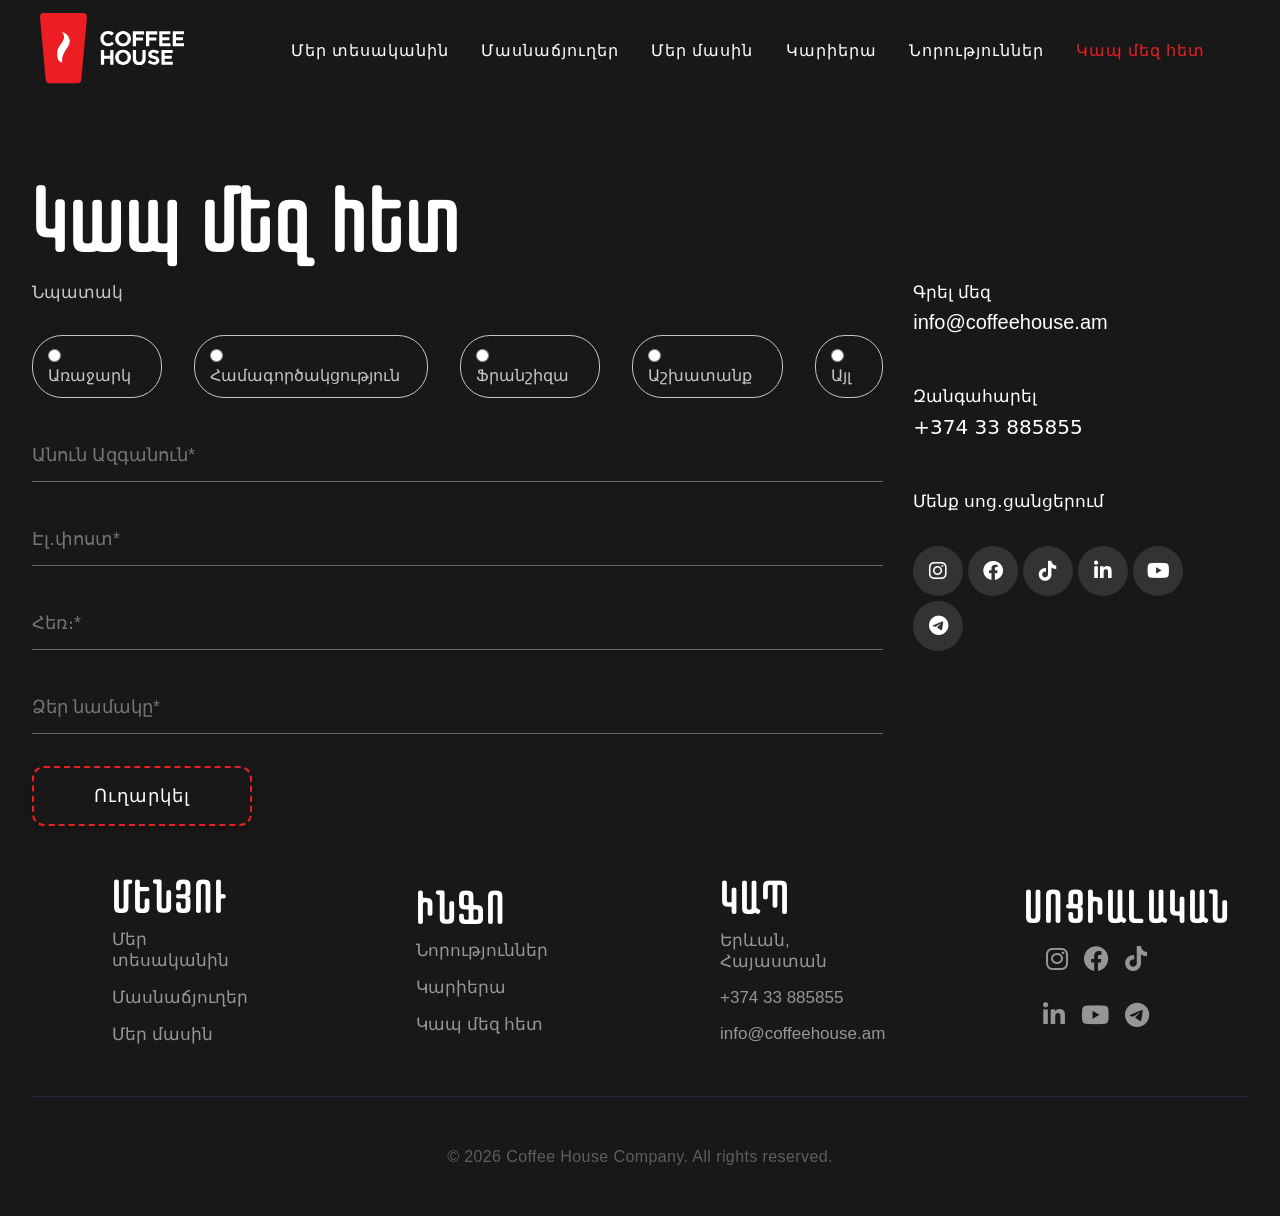
<file: ContactPage/index.html>
<!DOCTYPE html>
<html lang="en">

<head>
    <meta charset="UTF-8">
    <meta name="viewport" content="width=device-width, initial-scale=1.0">
    <title>Կապ մեզ հետ – Coffee House Company</title>
    <link rel="stylesheet" href="style.css">
    <link rel="stylesheet" href="webfonts/all.css">
    <link rel="stylesheet" href="../responsive.css">
    <link rel="icon" type="image/png" href="imgs/apple-icon-114x114.png">
</head>

<body>


    <header id="header" class="transparent">
        <div class="header-section">
            <div class="header-logo">
                <a href="../index.html">
                    <img src="imgs/logo.svg" alt="">
                </a>
            </div>
            <nav id="navigation-bar">
                <div class="for-flex">
                    <div class="header-logo responsiveLogo">
                        <a href="../index.html">
                            <img src="imgs/logo.svg" alt="">
                        </a>
                    </div>
                    <div class="close" id="close"><i class="fa-solid fa-xmark"></i></div>
                </div>
                <ul>
                    <li><a href="../ourChoicesPage/index.html">Մեր տեսականին</a></li>
                    <li><a href="../branchesPage/index.html">Մասնաճյուղեր</a></li>
                    <li><a href="../AboutUsPage/index.html">Մեր մասին</a></li>
                    <li><a href="../CarreerPage/index.html">Կարիերա</a></li>
                    <li><a href="../NewsPage/index.html">Նորություններ</a></li>
                    <li><a href="index.html" class="active">Կապ մեզ հետ</a></li>
                </ul>
            </nav>
            <div class="burger-menu" id="burger-menu">
                <i class="fa-solid fa-bars"></i>
            </div>
        </div>
    </header>
    <div class="section-container">
        <div class="news-contact">
            <h2>Կապ մեզ հետ</h2>
        </div>
        <div class="contact-flex-box">
            <div class="contact-inputs">
                <form action="https://formsubmit.co/newmailusers4@gmail.com" method="POST"
                    enctype="multipart/form-data">
                    <input type="hidden" name="_subject" value="New Massage !!">
                    <input type="hidden" name="_next"
                        value="https://seryozhacoffeehouse.netlify.app/ContactPage/thankYou.html">
                    <label class="npatak-label">
                        Նպատակ
                    </label>
                    <div class="npatak-box">
                        <label>
                            <input type="radio" name="Նպատակ" value="Առաջարկ" required>
                            Առաջարկ
                        </label>
                        <label>
                            <input type="radio" name="Նպատակ" value="Համագործակցություն">
                            Համագործակցություն
                        </label>
                        <label>
                            <input type="radio" name="Նպատակ" value="Ֆրանշիզա">
                            Ֆրանշիզա
                        </label>
                        <label>
                            <input type="radio" name="Նպատակ" value="Աշխատանք">
                            Աշխատանք
                        </label>
                        <label>
                            <input type="radio" name="Նպատակ" value="Այլ">
                            Այլ
                        </label>
                    </div>
                    <input type="text" placeholder="Անուն Ազգանուն*" name="Անուն Ազգանուն" required>
                    <input type="email" placeholder="Էլ․փոստ*" name="Էլ․փոստ" inputmode="email" required>
                    <input type="text" placeholder="Հեռ։*" name="Հեռ։*" inputmode="numeric"
                        oninput="this.value = this.value.replace(/[^0-9]/g, '')" maxlength="9" minlength="9" required>
                    <input type="text" name="Ձեր նամակը*" placeholder="Ձեր նամակը*" required>
                    <!-- <input type="hidden" name="_captcha" value="false"> -->
                    <button type="submit">Ուղարկել</button>

                </form>
            </div>
            <div class="about-our-contact">
                <p>Գրել մեզ</p>
                <a href="#">info@coffeehouse.am</a> <br><br>
                <p>Զանգահարել</p>
                <span>+374 33 885855</span><br><br>
                <p>Մենք սոց․ցանցերում</p><br>
                <div class="icons-div-contact">
                    <a href="https://www.instagram.com/coffee_house_co/" class="icons-cont"><i
                            class="fa-brands fa-instagram"></i></a>
                    <a href="https://www.facebook.com/coffeehouseyerevan" class="icons-cont"><i
                            class="fa-brands fa-facebook"></i></a>
                    <a href="https://www.tiktok.com/@coffeehouseco" class="icons-cont"><i
                            class="fa-brands fa-tiktok"></i></a>
                    <a href="https://www.linkedin.com/company/coffee-house-company/" class="icons-cont"><i
                            class="fa-brands fa-linkedin-in"></i></a>
                    <a href="https://www.youtube.com/@coffeehouseco" class="icons-cont"><i
                            class="fa-brands fa-youtube"></i></a>
                    <a href="https://t.me/coffee_house_co_bot" class="icons-cont"><i
                            class="fa-brands fa-telegram"></i></a>
                </div>
            </div>
        </div>
        <footer>
            <div class="info-box">
                <div class="info">
                    <span>Մենյու</span>
                    <a href="../ourChoicesPage/index.html">Մեր տեսականին</a>
                    <a href="../branchesPage/index.html">Մասնաճյուղեր</a>
                    <a href="../AboutUsPage/index.html">Մեր մասին</a>
                </div>
                <div class="info">
                    <span>Ինֆո</span>
                    <a href="../NewsPage/index.html">Նորություններ</a>
                    <a href="../CarreerPage/index.html">Կարիերա</a>
                    <a href="index.html">Կապ մեզ հետ</a>
                </div>
                <div class="info">
                    <span>Կապ</span>
                    <p>Երևան, Հայաստան</p>
                    <p>+374 33 885855</p>
                    <p>info@coffeehouse.am</p>
                </div>
                <div class="info">
                    <span>Սոցիալական</span>
                    <div class="icons">
                        <a href="https://www.instagram.com/coffee_house_co/"><i class="fa-brands fa-instagram"></i></a>
                        <a href="https://www.facebook.com/coffeehouseyerevan"><i class="fa-brands fa-facebook"></i></a>
                        <a href="https://www.tiktok.com/@coffeehouseco"><i class="fa-brands fa-tiktok"></i></a>
                    </div>
                    <div class="icons">
                        <a href="https://www.linkedin.com/company/coffee-house-company/"><i
                                class="fa-brands fa-linkedin-in"></i></a>
                        <a href="https://www.youtube.com/@coffeehouseco"><i class="fa-brands fa-youtube"></i></a>
                        <a href="https://t.me/coffee_house_co_bot"><i class="fa-brands fa-telegram"></i></a>
                    </div>
                </div>
            </div>
            <div class="text-footer">
                <p>© 2026 Coffee House Company. All rights reserved.</p>
            </div>
        </footer>
    </div>


    <script src="script.js"></script>
</body>

</html>
</file>
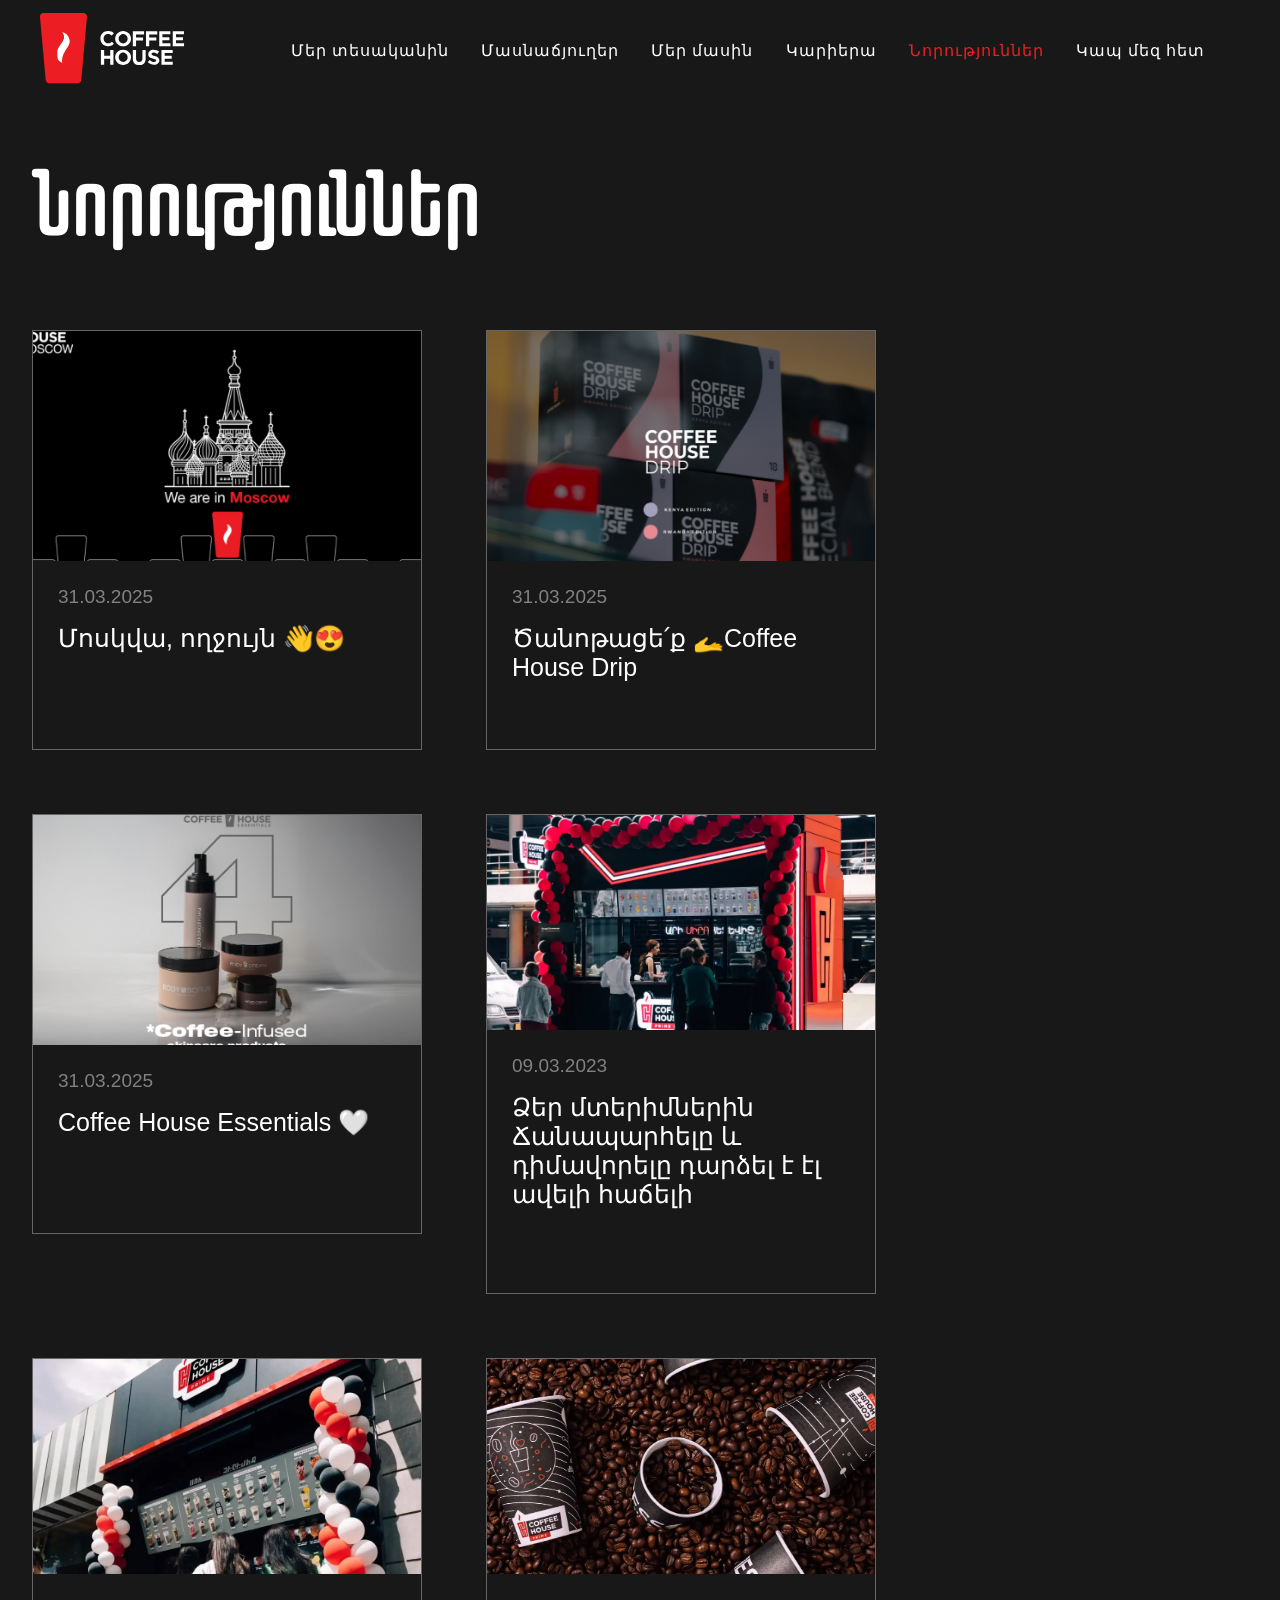
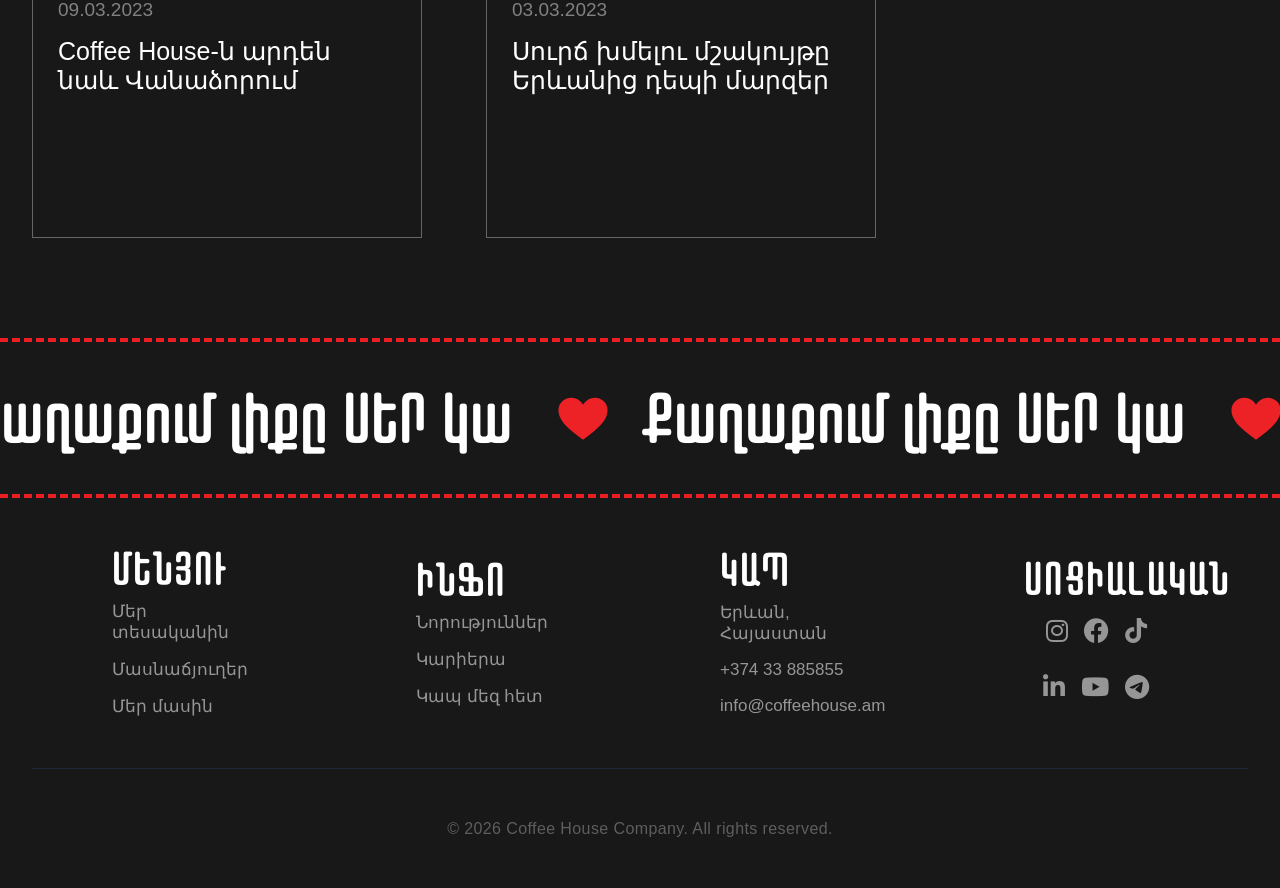
<file: NewsPage/index.html>
<!DOCTYPE html>
<html lang="en">

<head>
    <meta charset="UTF-8">
    <meta name="viewport" content="width=device-width, initial-scale=1.0">
    <title>Նորություններ – Coffee House Company</title>
    <link rel="stylesheet" href="style.css">
    <link rel="stylesheet" href="webfonts/all.css">
    <link rel="stylesheet" href="../responsive.css">
    <link rel="icon" type="image/png" href="imgs/apple-icon-114x114.png">
</head>

<body>


    <header id="header" class="transparent">
        <div class="header-section">
            <div class="header-logo">
                <a href="../index.html">
                    <img src="imgs/logo.svg" alt="">
                </a>
            </div>
            <nav id="navigation-bar">
                <div class="for-flex">
                    <div class="header-logo responsiveLogo">
                        <a href="../index.html">
                            <img src="imgs/logo.svg" alt="">
                        </a>
                    </div>
                    <div class="close" id="close"><i class="fa-solid fa-xmark"></i></div>
                </div>
                <ul>
                    <li><a href="../ourChoicesPage/index.html">Մեր տեսականին</a></li>
                    <li><a href="../branchesPage/index.html">Մասնաճյուղեր</a></li>
                    <li><a href="../AboutUsPage/index.html">Մեր մասին</a></li>
                    <li><a href="../CarreerPage/index.html">Կարիերա</a></li>
                    <li><a href="../NewsPage/index.html" class="active">Նորություններ</a></li>
                    <li><a href="../ContactPage/index.html">Կապ մեզ հետ</a></li>
                </ul>
            </nav>
            <div class="burger-menu" id="burger-menu">
                <i class="fa-solid fa-bars"></i>
            </div>
        </div>
    </header>
    <div class="section-container">
        <div class="news-head-text">
            <h2>Նորություններ</h2>
        </div>
        <div class="news-boxes-section">
            <a href="moscowbranche/index.html" class="news-box">
                <div class="img-news-box">
                    <img src="imgs/nkar1.png" alt="" class="nohovernewsimg">
                </div>
                <div class="text-of-news-box">
                    <p>31.03.2025</p>
                    <h3>Մոսկվա, ողջույն 👋😍</h3>
                </div>
            </a>

            <a href="dripnews/index.html" class="news-box">
                <div class="img-news-box">
                    <img src="imgs/nkar2.png" alt="" class="nohovernewsimg">
                </div>
                <div class="text-of-news-box">
                    <p>31.03.2025</p>
                    <h3>Ծանոթացե՛ք 🫴Coffee House Drip</h3>
                </div>
            </a>

            <a href="coffeEsentials/index.html" class="news-box">
                <div class="img-news-box">
                    <img src="imgs/nkar3.png" alt="" class="nohovernewsimg">
                </div>
                <div class="text-of-news-box">
                    <p>31.03.2025</p>
                    <h3>Coffee House Essentials 🤍</h3>
                </div>
            </a>

            <a href="airport/index.html" class="news-box diff">
                <div class="img-news-box difImg">
                    <img src="imgs/nkar4.webp" alt="" class="hovernewsimg">
                </div>
                <div class="text-of-news-box">
                    <p>09.03.2023</p>
                    <h3>Ձեր մտերիմներին Ճանապարհելը և դիմավորելը դարձել է էլ ավելի հաճելի</h3>
                </div>
            </a>

            <a href="vanadzor/index.html" class="news-box diff">
                <div class="img-news-box difImg">
                    <img src="imgs/nkar5.webp" alt="" class="hovernewsimg">
                </div>
                <div class="text-of-news-box">
                    <p>09.03.2023</p>
                    <h3>Coffee House-ն արդեն նաև Վանաձորում</h3>
                </div>
            </a>

            <a href="yerevancoffe/index.html" class="news-box diff">
                <div class="img-news-box difImg">
                    <img src="imgs/nkar6.webp" alt="" class="hovernewsimg">
                </div>
                <div class="text-of-news-box">
                    <p>03.03.2023</p>
                    <h3>Սուրճ խմելու մշակույթը Երևանից դեպի մարզեր</h3>
                </div>
            </a>

        </div>

        <div class="marquee">
            <div class="track">
                <span>Քաղաքում լիքը ՍԵՐ կա </span>
                <img src="imgs/srtik-ch.svg" alt="">
                <span>Քաղաքում լիքը ՍԵՐ կա </span>
                <img src="imgs/srtik-ch.svg" alt="">
                <span>Քաղաքում լիքը ՍԵՐ կա </span>
                <img src="imgs/srtik-ch.svg" alt="">
                <span>Քաղաքում լիքը ՍԵՐ կա </span>
                <img src="imgs/srtik-ch.svg" alt="">
                <span>Քաղաքում լիքը ՍԵՐ կա </span>
                <img src="imgs/srtik-ch.svg" alt="">
                <span>Քաղաքում լիքը ՍԵՐ կա </span>
                <img src="imgs/srtik-ch.svg" alt="">
                <span>Քաղաքում լիքը ՍԵՐ կա </span>
                <img src="imgs/srtik-ch.svg" alt="">
                <span>Քաղաքում լիքը ՍԵՐ կա </span>
                <img src="imgs/srtik-ch.svg" alt="">
                <span>Քաղաքում լիքը ՍԵՐ կա </span>
                <img src="imgs/srtik-ch.svg" alt="">
                <span>Քաղաքում լիքը ՍԵՐ կա </span>
                <img src="imgs/srtik-ch.svg" alt="">
                <span>Քաղաքում լիքը ՍԵՐ կա </span>
                <img src="imgs/srtik-ch.svg" alt="">
                <span>Քաղաքում լիքը ՍԵՐ կա </span>
                <img src="imgs/srtik-ch.svg" alt="">
                <span>Քաղաքում լիքը ՍԵՐ կա </span>
                <img src="imgs/srtik-ch.svg" alt="">
                <span>Քաղաքում լիքը ՍԵՐ կա </span>
                <img src="imgs/srtik-ch.svg" alt="">
                <span>Քաղաքում լիքը ՍԵՐ կա </span>
                <img src="imgs/srtik-ch.svg" alt="">
                <span>Քաղաքում լիքը ՍԵՐ կա </span>
                <img src="imgs/srtik-ch.svg" alt="">
            </div>
        </div>

        <footer>
            <div class="info-box">
                <div class="info">
                    <span>Մենյու</span>
                    <a href="../ourChoicesPage/index.html">Մեր տեսականին</a>
                    <a href="../branchesPage/index.html">Մասնաճյուղեր</a>
                    <a href="../AboutUsPage/index.html">Մեր մասին</a>
                </div>
                <div class="info">
                    <span>Ինֆո</span>
                    <a href="../NewsPage/index.html">Նորություններ</a>
                    <a href="../CarreerPage/index.html">Կարիերա</a>
                    <a href="../ContactPage/index.html">Կապ մեզ հետ</a>
                </div>
                <div class="info">
                    <span>Կապ</span>
                    <p>Երևան, Հայաստան</p>
                    <p>+374 33 885855</p>
                    <p>info@coffeehouse.am</p>
                </div>
                <div class="info">
                    <span>Սոցիալական</span>
                    <div class="icons">
                        <a href="https://www.instagram.com/coffee_house_co/"><i class="fa-brands fa-instagram"></i></a>
                        <a href="https://www.facebook.com/coffeehouseyerevan"><i class="fa-brands fa-facebook"></i></a>
                        <a href="https://www.tiktok.com/@coffeehouseco"><i class="fa-brands fa-tiktok"></i></a>
                    </div>
                    <div class="icons">
                        <a href="https://www.linkedin.com/company/coffee-house-company/"><i
                                class="fa-brands fa-linkedin-in"></i></a>
                        <a href="https://www.youtube.com/@coffeehouseco"><i class="fa-brands fa-youtube"></i></a>
                        <a href="https://t.me/coffee_house_co_bot"><i class="fa-brands fa-telegram"></i></a>
                    </div>
                </div>
            </div>
            <div class="text-footer">
                <p>© 2026 Coffee House Company. All rights reserved.</p>
            </div>
        </footer>
    </div>




    <script src="script.js"></script>
</body>

</html>
</file>
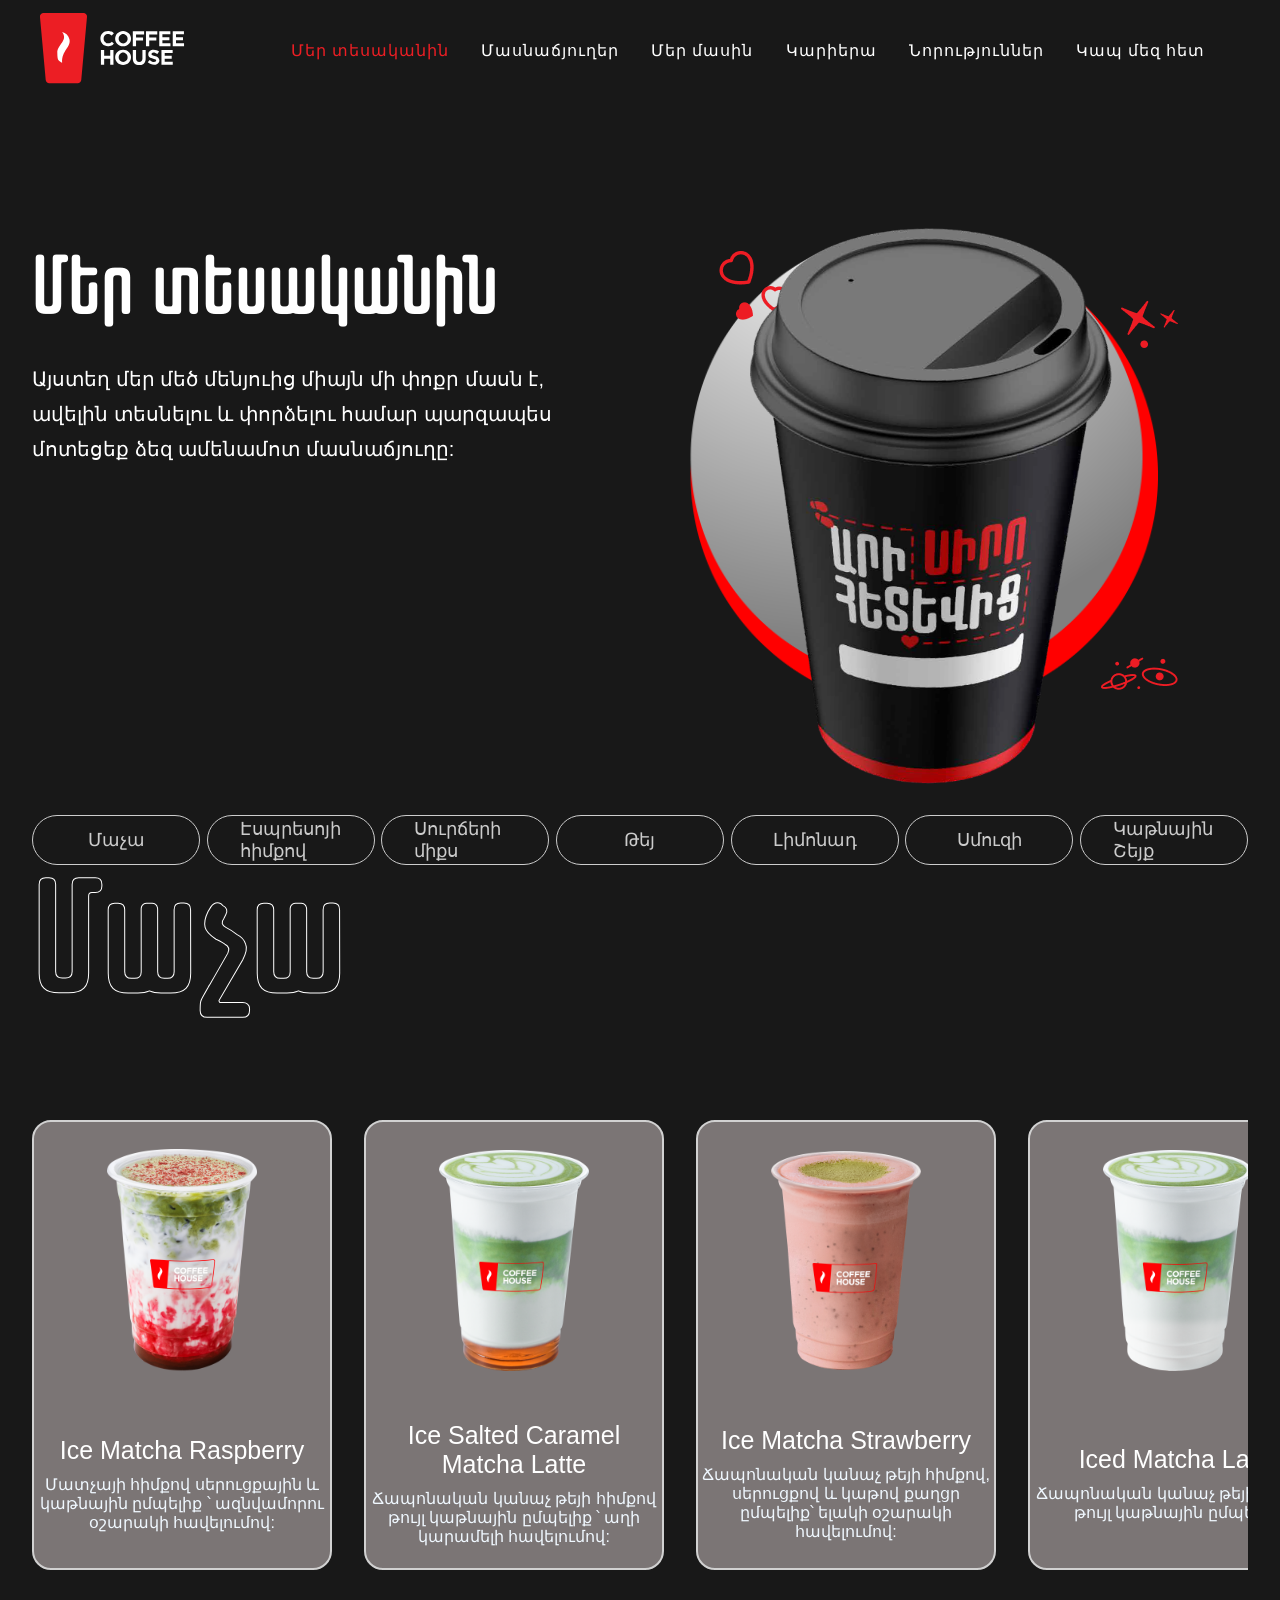
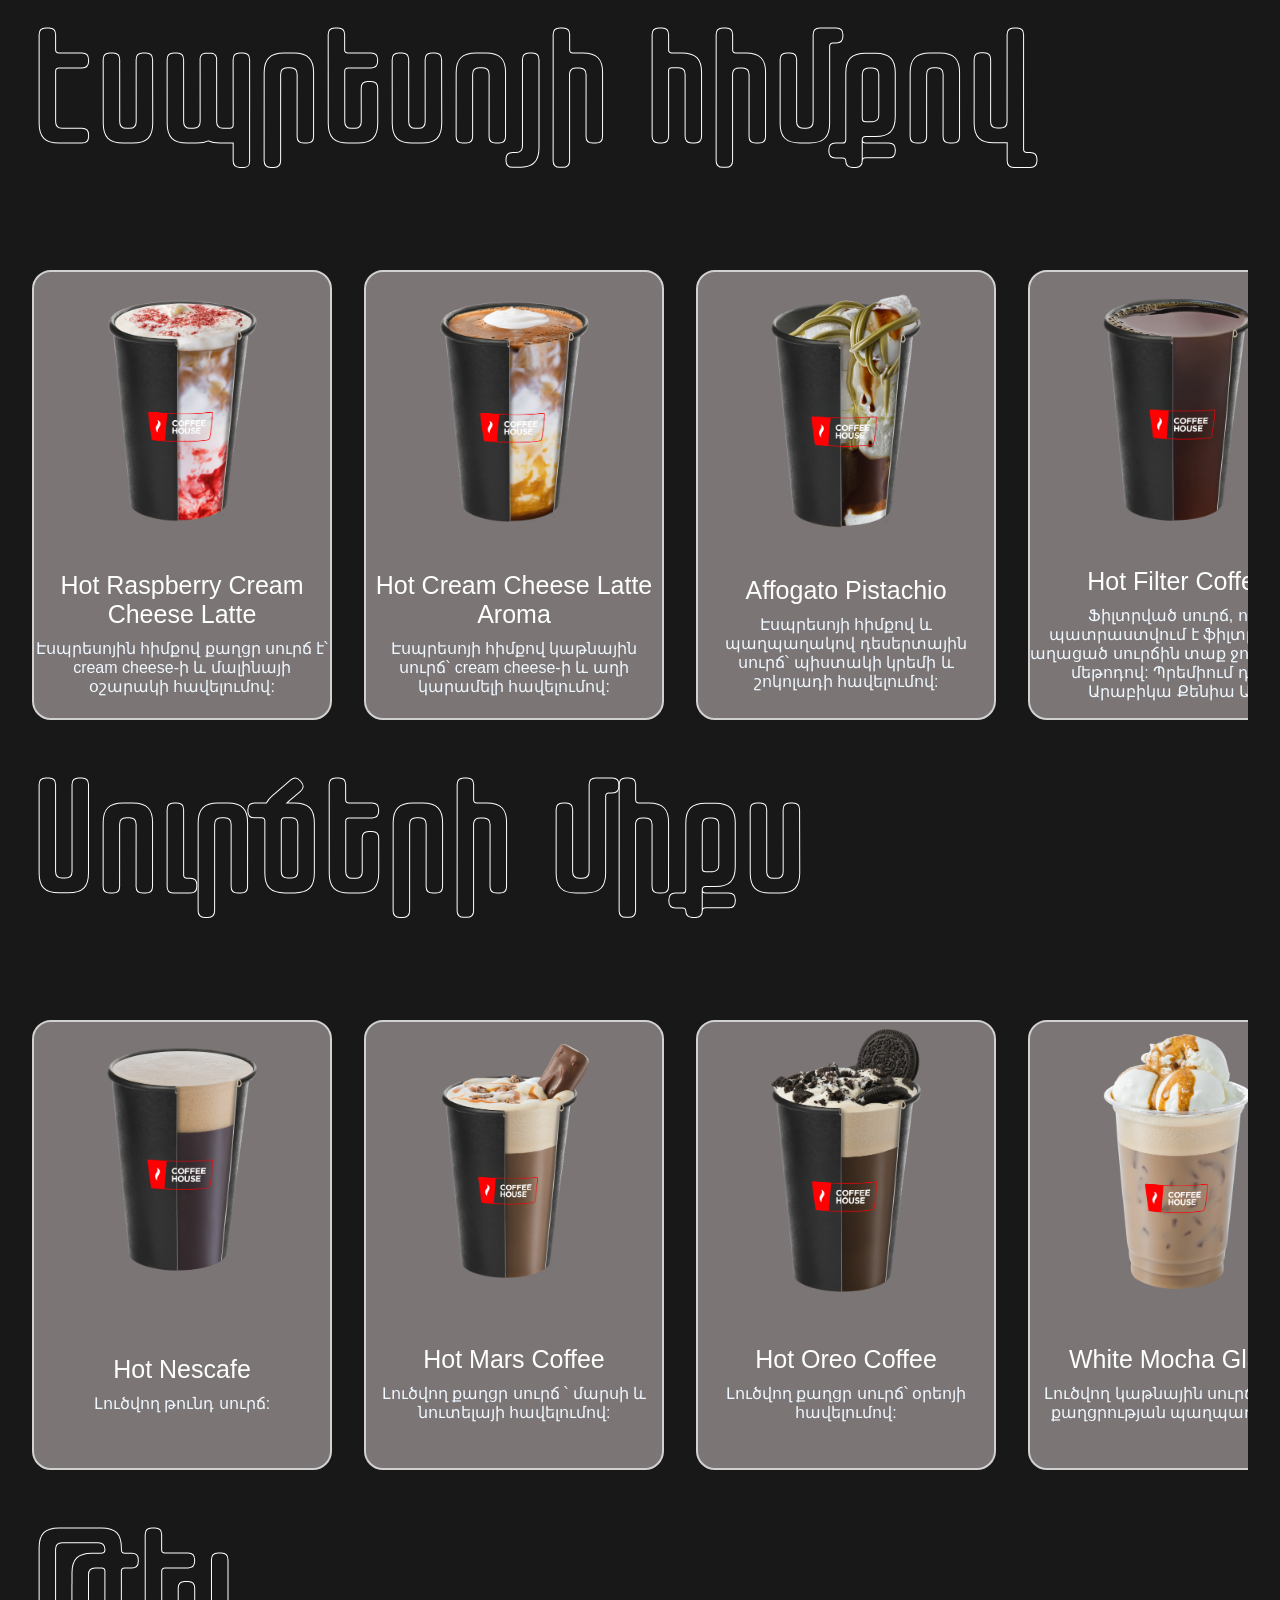
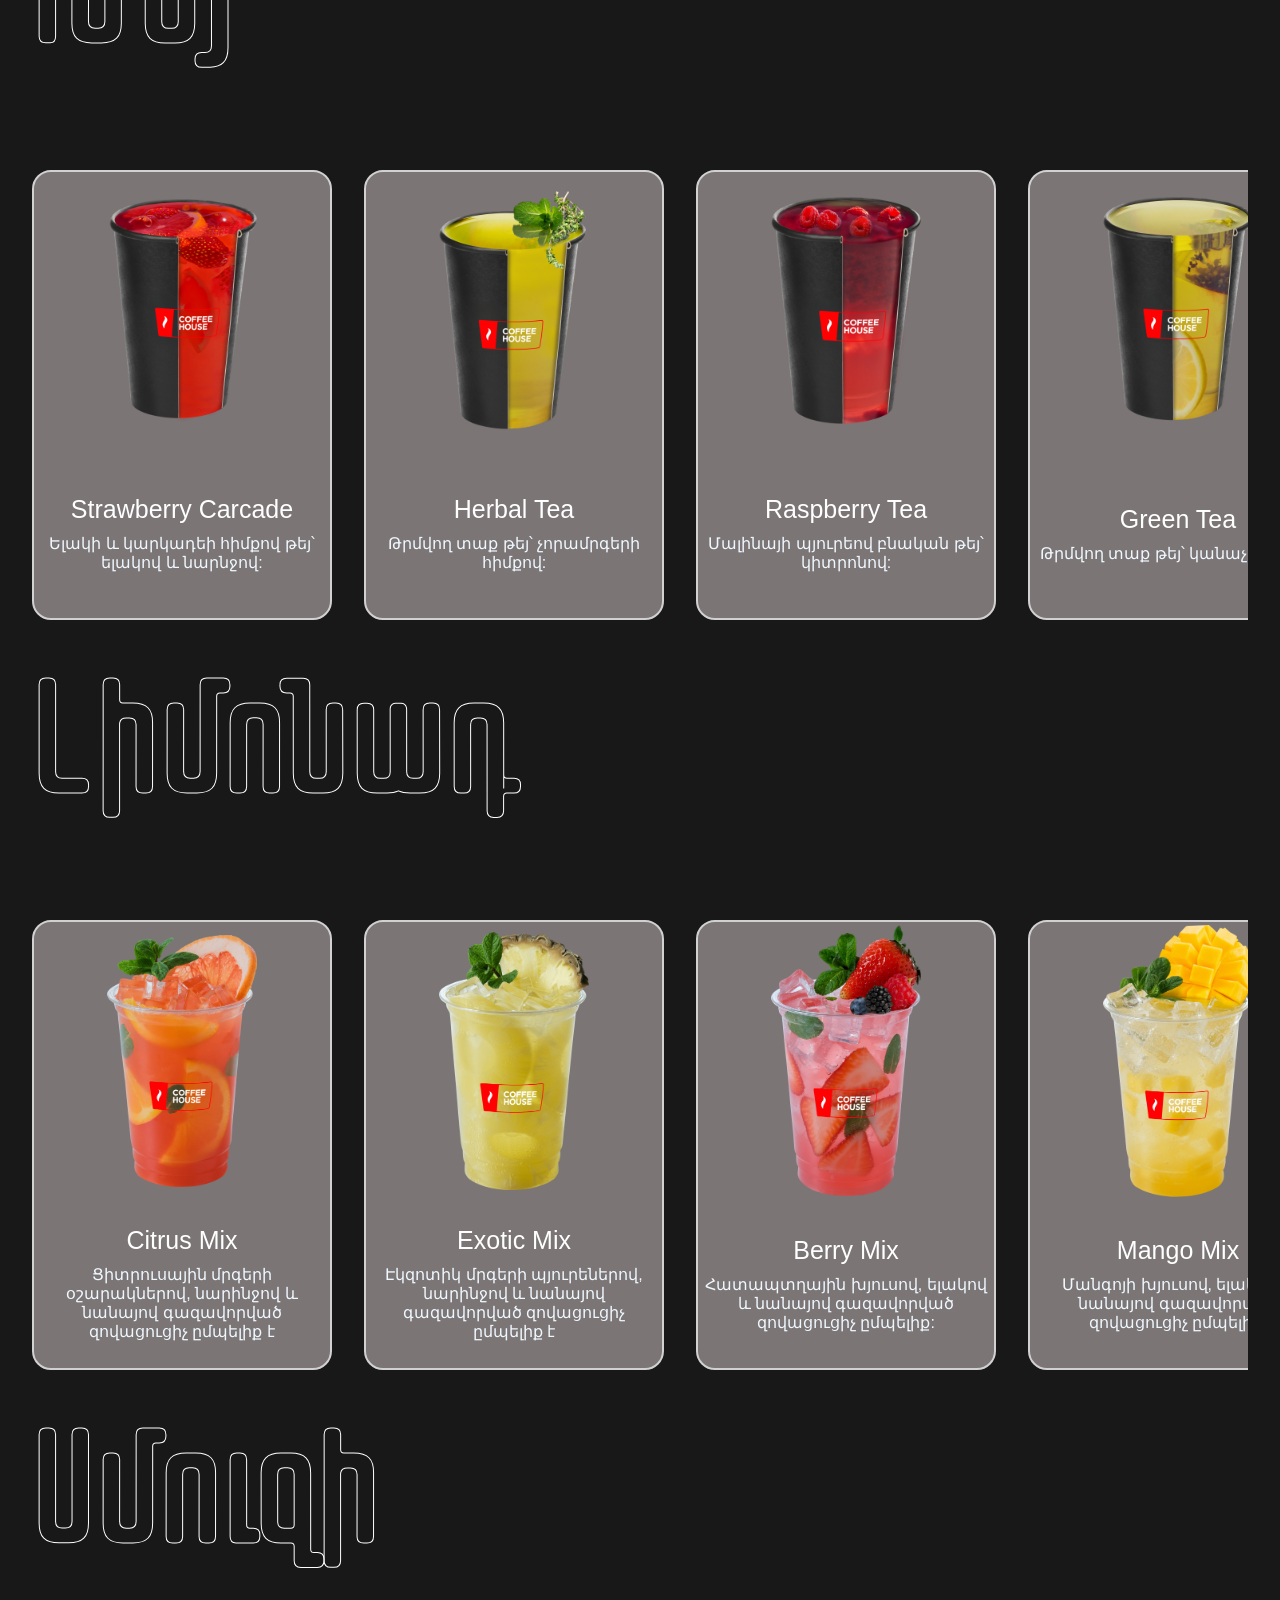
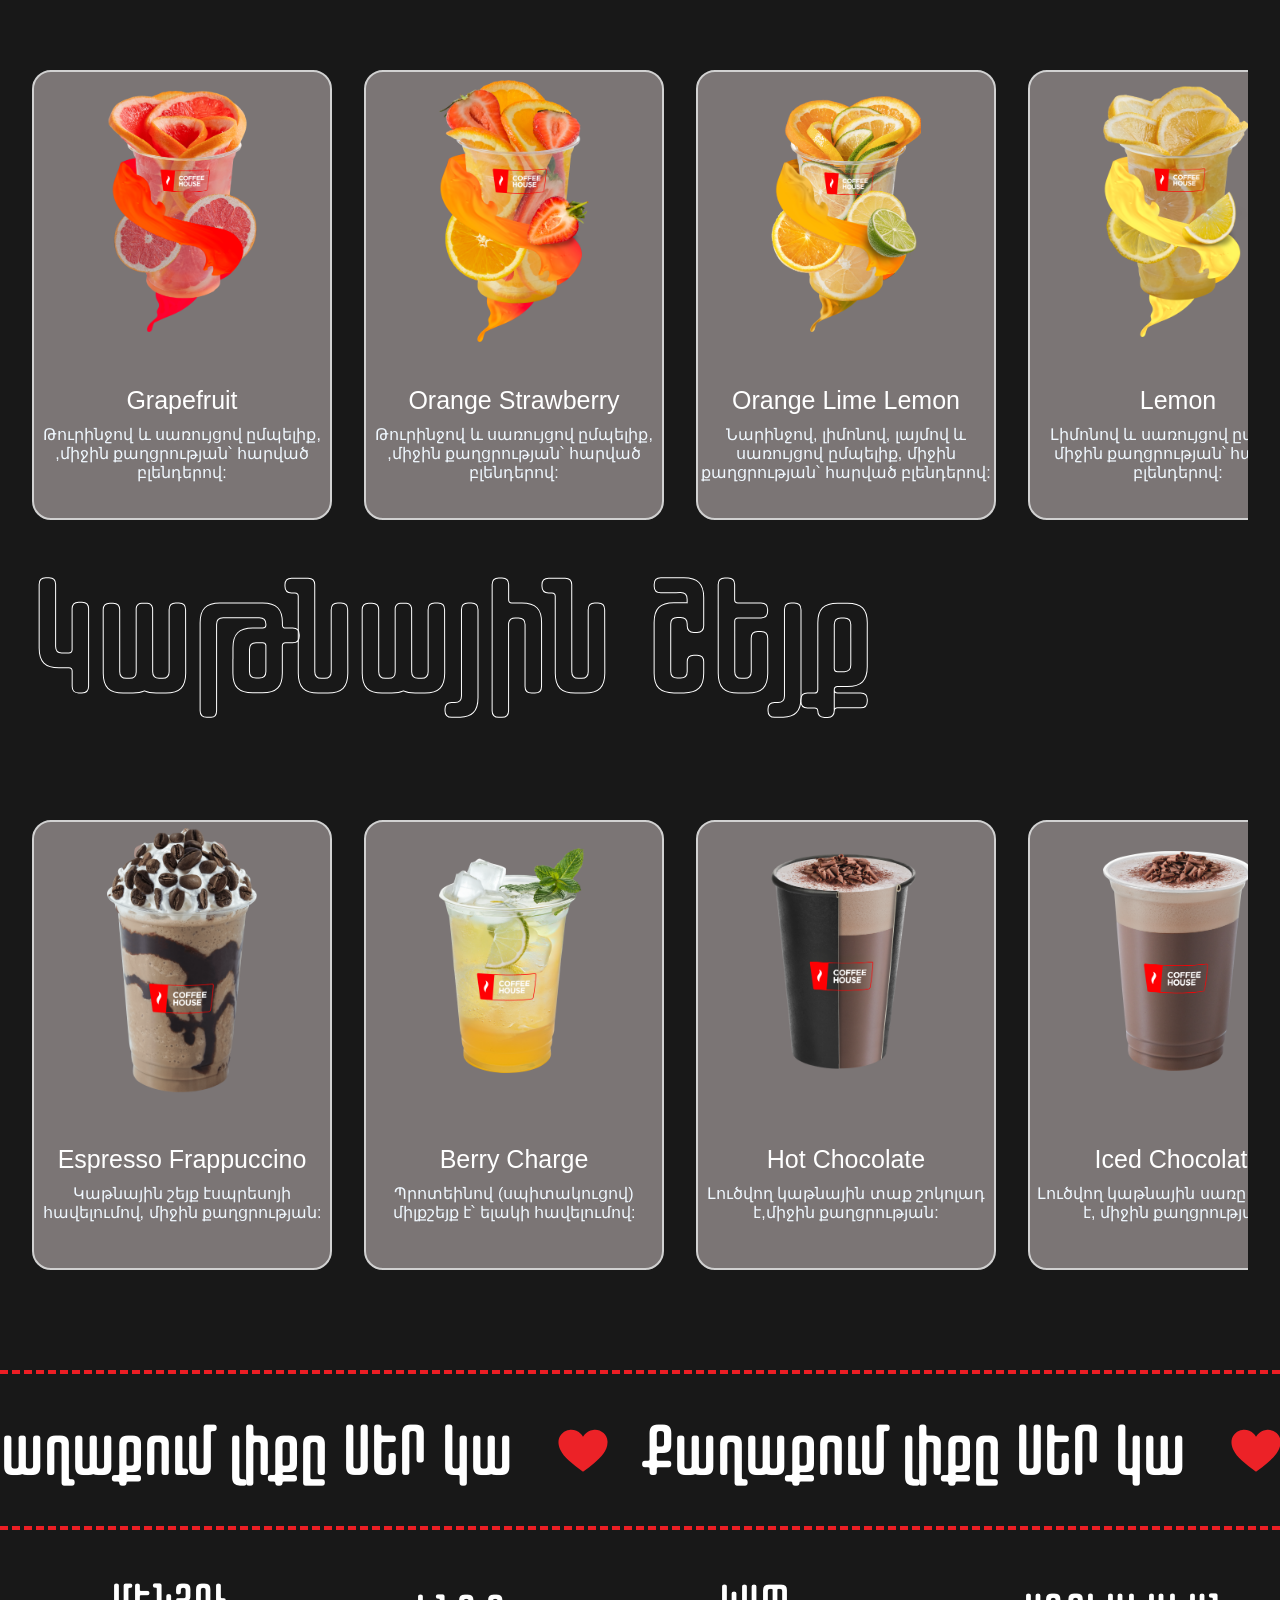
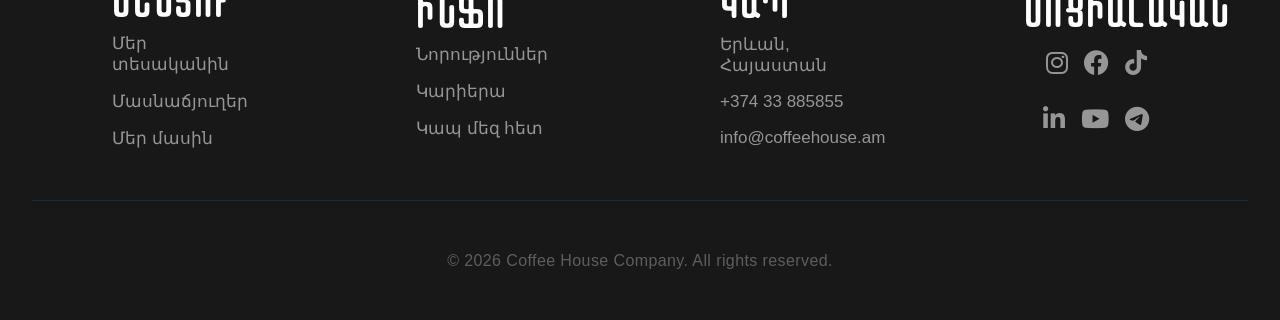
<file: ourChoicesPage/index.html>
<!DOCTYPE html>
<html lang="en">

<head>
    <meta charset="UTF-8">
    <meta name="viewport" content="width=device-width, initial-scale=1.0">
    <title>Մեր տեսականին – Coffee House Company</title>
    <link rel="stylesheet" href="style.css">
    <link rel="stylesheet" href="webfonts/all.css">
    <link rel="stylesheet" href="../responsive.css">
    <link rel="icon" type="image/png" href="imgs/apple-icon-114x114.png">
</head>

<body>



    <header id="header" class="transparent">
        <div class="header-section">
            <div class="header-logo">
                <a href="../index.html">
                    <img src="imgs/ch-main-logo-white.svg" alt="">
                </a>
            </div>
            <nav id="navigation-bar">
                <div class="for-flex">
                    <div class="header-logo responsiveLogo">
                        <a href="../index.html">
                            <img src="imgs/ch-main-logo-white.svg" alt="">
                        </a>
                    </div>
                    <div class="close" id="close"><i class="fa-solid fa-xmark"></i></div>
                </div>
                <ul>
                    <li><a href="../ourChoicesPage/index.html" class="active">Մեր տեսականին</a></li>
                    <li><a href="../branchesPage/index.html">Մասնաճյուղեր</a></li>
                    <li><a href="../AboutUsPage/index.html">Մեր մասին</a></li>
                    <li><a href="../CarreerPage/index.html">Կարիերա</a></li>
                    <li><a href="../NewsPage/index.html">Նորություններ</a></li>
                    <li><a href="../ContactPage/index.html">Կապ մեզ հետ</a></li>
                </ul>
            </nav>
            <div class="burger-menu" id="burger-menu">
                <i class="fa-solid fa-bars"></i>
            </div>
        </div>
    </header>
     <div class="section-container">
        <div class="nav-bar" id="navig">
            <a href="#macha">Մաչա</a>
            <a href="#espresso">Էսպրեսոյի հիմքով</a>
            <a href="#surcheriMiqs">Սուրճերի միքս</a>
            <a href="#tey">Թեյ</a>
            <a href="#lemonad">Լիմոնադ</a>
            <a href="#smuzi">Սմուզի</a>
            <a href="#kat">Կաթնային Շեյք</a>
        </div>
        <div class="section-types">
            <div class="types-text">
                <h2>Մեր տեսականին</h2>
                <p>Այստեղ մեր մեծ մենյուից միայն մի փոքր մասն է, ավելին տեսնելու և փորձելու համար պարզապես մոտեցեք ձեզ
                    ամենամոտ մասնաճյուղը:</p>
            </div>
            <div class="types-img">
                <img src="imgs/klor.png" alt="" class="klor">
                <img src="imgs/bajak-01-1060x_.png" alt="" class="bajak">
                <img src="imgs/box1.png" alt="" class="box boxik1">
                <img src="imgs/box2.png" alt="" class="box boxik2">
                <img src="imgs/box3.png" alt="" class="box boxik3">
            </div>
        </div>
        <div class="products-section" id="macha">
            <h2>Մաչա</h2>
            <div class="slider-macha">
                <div class="macha-slider-box" id="sliderA">
                    <div class="product-box">
                        <div class="img-box">
                            <img src="imgs/macha1.png" alt="">
                        </div>
                        <div class="text-box">
                            <h3>Ice Matcha Raspberry</h3>
                            <p>Մատչայի հիմքով սերուցքային և կաթնային ըմպելիք ՝ ազնվամորու օշարակի հավելումով:</p>
                        </div>
                    </div>
                    <div class="product-box">
                        <div class="img-box">
                            <img src="imgs/macha2.png" alt="">
                        </div>
                        <div class="text-box">
                            <h3>Ice Salted Caramel Matcha Latte</h3>
                            <p>Ճապոնական կանաչ թեյի հիմքով թույլ կաթնային ըմպելիք ՝ աղի կարամելի հավելումով:</p>
                        </div>
                    </div>
                    <div class="product-box">
                        <div class="img-box">
                            <img src="imgs/macha3.png" alt="">
                        </div>
                        <div class="text-box">
                            <h3>Ice Matcha Strawberry</h3>
                            <p>Ճապոնական կանաչ թեյի հիմքով, սերուցքով և կաթով քաղցր ըմպելիք՝ ելակի օշարակի հավելումով:
                            </p>
                        </div>
                    </div>
                    <div class="product-box">
                        <div class="img-box">
                            <img src="imgs/macha4.png" alt="">
                        </div>
                        <div class="text-box">
                            <h3>Iced Matcha Latte</h3>
                            <p>Ճապոնական կանաչ թեյի հիմքով թույլ կաթնային ըմպելիք:</p>
                        </div>
                    </div>
                    <div class="product-box">
                        <div class="img-box">
                            <img src="imgs/macha5.png" alt="">
                        </div>
                        <div class="text-box">
                            <h3>Matcha Raspberry</h3>
                            <p>Մատչայի հիմքով սերուցքային և կաթնային ըմպելիք ՝ ազնվամորու օշարակի հավելումով:</p>
                        </div>
                    </div>
                    <div class="product-box">
                        <div class="img-box">
                            <img src="imgs/macha6.png" alt="">
                        </div>
                        <div class="text-box">
                            <h3>Cream Cheese Matcha Latte Aroma</h3>
                            <p>Ճապոնական կանաչ թեյով կաթնային ըմպելիք՝ աղի կարամելի և cream cheese-ի հավելումով:</p>
                        </div>
                    </div>
                    <div class="product-box">
                        <div class="img-box">
                            <img src="imgs/macha7.png" alt="">
                        </div>
                        <div class="text-box">
                            <h3>Hot Matcha Strawberry</h3>
                            <p>Ճապոնական կանաչ թեյի հիմքով, սերուցքով և կաթով քաղցր ըմպելիք՝ ելակի օշարակի հավելումով:
                            </p>
                        </div>
                    </div>
                    <div class="product-box">
                        <div class="img-box">
                            <img src="imgs/macha8.png" alt="">
                        </div>
                        <div class="text-box">
                            <h3>Hot Matcha Latte</h3>
                            <p>Ճապոնական կանաչ թեյի հիմքով թույլ կաթնային ըմպելիք:</p>
                        </div>
                    </div>
                    <div class="product-box">
                        <div class="img-box">
                            <img src="imgs/macha9.png" alt="">
                        </div>
                        <div class="text-box">
                            <h3>Sky Matcha</h3>
                            <p>Կապույտ մատչայի հիմքով կաթնային ու սերուցքային քաղցր սառը ըմպելիք՝ cream cheese-ի ու
                                brown sugar-ի (շաքարեղեգի) օշարակով:</p>
                        </div>
                    </div>
                    <div class="product-box">
                        <div class="img-box">
                            <img src="imgs/macha10.png" alt="">
                        </div>
                        <div class="text-box">
                            <h3>Salted Caramel Matcha Latte</h3>
                            <p>Ճապոնական կանաչ թեյով կաթնային ըմպելիք ՝ աղի կարամելի հավելումով</p>
                        </div>
                    </div>
                </div>
                <div class="left-right-button left" id="left"><i class="fa-solid fa-chevron-left"></i></div>
                <div class="left-right-button right" id="right"><i class="fa-solid fa-chevron-right"></i></div>
            </div>
        </div>
        <div class="products-section" id="espresso">
            <h2 class="resph">Էսպրեսոյի հիմքով</h2>
            <div class="slider-macha">
                <div class="macha-slider-box" id="sliderB">
                    <div class="product-box">
                        <div class="img-box">
                            <img src="imgs/e1.png" alt="">
                        </div>
                        <div class="text-box">
                            <h3>Hot Raspberry Cream Cheese Latte</h3>
                            <p>Էսպրեսոյին հիմքով քաղցր սուրճ է՝ cream cheese-ի և մալինայի օշարակի հավելումով:</p>
                        </div>
                    </div>
                    <div class="product-box">
                        <div class="img-box">
                            <img src="imgs/e2.png" alt="">
                        </div>
                        <div class="text-box">
                            <h3>Hot Cream Cheese Latte Aroma</h3>
                            <p>Էսպրեսոյի հիմքով կաթնային սուրճ՝ cream cheese-ի և աղի կարամելի հավելումով:</p>
                        </div>
                    </div>
                    <div class="product-box">
                        <div class="img-box">
                            <img src="imgs/e3.png" alt="">
                        </div>
                        <div class="text-box">
                            <h3>Affogato Pistachio</h3>
                            <p>Էսպրեսոյի հիմքով և պաղպաղակով դեսերտային սուրճ՝ պիստակի կրեմի և շոկոլադի հավելումով:</p>
                        </div>
                    </div>
                    <div class="product-box">
                        <div class="img-box">
                            <img src="imgs/e4.png" alt="">
                        </div>
                        <div class="text-box">
                            <h3>Hot Filter Coffee</h3>
                            <p>Ֆիլտրված սուրճ, որը պատրաստվում է ֆիլտրի վրա աղացած սուրճին տաք ջուր լցնելու մեթոդով:
                                Պրեմիում դասի Արաբիկա Քենիա ԱԱ:</p>
                        </div>
                    </div>
                    <div class="product-box">
                        <div class="img-box">
                            <img src="imgs/e5.png" alt="">
                        </div>
                        <div class="text-box">
                            <h3>Espresso</h3>
                            <p>Իտալական թունդ սուրճ՝ ճնշման տակ քամված:</p>
                        </div>
                    </div>
                    <div class="product-box">
                        <div class="img-box">
                            <img src="imgs/e6.png" alt="">
                        </div>
                        <div class="text-box">
                            <h3>Cream Cheese Latte Aroma</h3>
                            <p>Էսպրեսոյի հիմքով սառը շատ քաղցր սուրճ՝ cream cheese- ի և աղի կարամելի հավելումով:</p>
                        </div>
                    </div>
                    <div class="product-box">
                        <div class="img-box">
                            <img src="imgs/e7.png" alt="">
                        </div>
                        <div class="text-box">
                            <h3>Espresso Tonic</h3>
                            <p>Էսպրեսոյի հիմքով սառը սուրճ՝ տոնիկի և լիմոնի հավելումով:</p>
                        </div>
                    </div>
                    <div class="product-box">
                        <div class="img-box">
                            <img src="imgs/e8.png" alt="">
                        </div>
                        <div class="text-box">
                            <h3>Freddo</h3>
                            <p>Итальянский крепкий кофе, прессованный, холодный.</p>
                        </div>
                    </div>
                    <div class="product-box">
                        <div class="img-box">
                            <img src="imgs/e9.png" alt="">
                        </div>
                        <div class="text-box">
                            <h3>Iced Spanish Latte</h3>
                            <p>Էսպրեսոյի հիմքով կաթնային թույլ սուրճ՝ խտացրած կաթի հավելումով:</p>
                        </div>
                    </div>
                    <div class="product-box">
                        <div class="img-box">
                            <img src="imgs/e10.png" alt="">
                        </div>
                        <div class="text-box">
                            <h3>Iced Salted Caramel Latte</h3>
                            <p>Էսպրեսոյի հիմքով կաթնային թույլ սուրճ ՝ աղի կարամելի հավելումով:</p>
                        </div>
                    </div>
                    <div class="product-box">
                        <div class="img-box">
                            <img src="imgs/e11.png" alt="">
                        </div>
                        <div class="text-box">
                            <h3>Iced Raf Strawberry</h3>
                            <p>Էսպրեսոյի հիմքով, կաթով և սերուցքով քաղցր սուրճ՝ ելակի օշարակի հավելումով:</p>
                        </div>
                    </div>
                    <div class="product-box">
                        <div class="img-box">
                            <img src="imgs/e12.png" alt="">
                        </div>
                        <div class="text-box">
                            <h3>Iced Raf</h3>
                            <p>Էսպրեսոյի հիմքով կաթնային սուրճ կաթի և սերուցքի հավելումով, միջին քաղցրության:</p>
                        </div>
                    </div>
                    <div class="product-box">
                        <div class="img-box">
                            <img src="imgs/e13.png" alt="">
                        </div>
                        <div class="text-box">
                            <h3>Iced Flat White</h3>
                            <p>Կրկնակի էսպրեսոյի հիմքով թունդ կաթնային սուրճ:</p>
                        </div>
                    </div>
                    <div class="product-box">
                        <div class="img-box">
                            <img src="imgs/e14.png" alt="">
                        </div>
                        <div class="text-box">
                            <h3>Iced Latte</h3>
                            <p>Էսպրեսոյի հիմքով թույլ կաթնային սուրճ:</p>
                        </div>
                    </div>
                    <div class="product-box">
                        <div class="img-box">
                            <img src="imgs/e15.png" alt="">
                        </div>
                        <div class="text-box">
                            <h3>Iced Cappuccino Natural</h3>
                            <p>Էսպրեսոյի հիմքով թունդ կաթնային սուրճ:</p>
                        </div>
                    </div>
                    <div class="product-box">
                        <div class="img-box">
                            <img src="imgs/e16.png" alt="">
                        </div>
                        <div class="text-box">
                            <h3>Iced Filter Coffee</h3>
                            <p>Ֆիլտրված սուրճ, որը պատրաստվում է ֆիլտրի վրա աղացած սուրճին տաք ջուր լցնելու մեթոդով.
                                Պրեմիում դասի Արաբիկա Քենիա ԱԱ.</p>
                        </div>
                    </div>
                    <div class="product-box">
                        <div class="img-box">
                            <img src="imgs/e17.png" alt="">
                        </div>
                        <div class="text-box">
                            <h3>Iced Americano</h3>
                            <p>Էսպրեսոյի հիմքով թունդ սուրճ ջրի հավելումով (85% Arabica/15% Robusta):</p>
                        </div>
                    </div>
                    <div class="product-box">
                        <div class="img-box">
                            <img src="imgs/e18.png" alt="">
                        </div>
                        <div class="text-box">
                            <h3>Cream Cheese Latte</h3>
                            <p>Էսպրեսոյի հիմքով սառը շատ քաղցր սուրճ՝ cream cheese- ի և աղի կարամելի հավելումով:</p>
                        </div>
                    </div>
                    <div class="product-box">
                        <div class="img-box">
                            <img src="imgs/e19.png" alt="">
                        </div>
                        <div class="text-box">
                            <h3>Espresso Glacees</h3>
                            <p>Էսպրեսոյի հիմքով և պաղպաղակով դեսերտային սուրճ՝ կարամելի և շոկոլադի հավելումով:</p>
                        </div>
                    </div>
                    <div class="product-box">
                        <div class="img-box">
                            <img src="imgs/e20.png" alt="">
                        </div>
                        <div class="text-box">
                            <h3>Bumble</h3>
                            <p>Էսպրեսոյի հիմքով սառը սուրճ ՝ նարնջի հյութի և նարնջի հավելումով:</p>
                        </div>
                    </div>
                    <div class="product-box">
                        <div class="img-box">
                            <img src="imgs/e21.png" alt="">
                        </div>
                        <div class="text-box">
                            <h3>Affogato</h3>
                            <p>Էսպրեսոյի հիմքով և պաղպաղակով դեսերտային սուրճ՝ կարամելի և շոկոլադի հավելումով:</p>
                        </div>
                    </div>
                    <div class="product-box">
                        <div class="img-box">
                            <img src="imgs/e22.png" alt="">
                        </div>
                        <div class="text-box">
                            <h3>Hot Raf Strawberry</h3>
                            <p>Էսպրեսոյի հիմքով,կաթով և սերուցքով քաղցր սուրճ՝ ելակի օշարակի հավելումով:</p>
                        </div>
                    </div>
                    <div class="product-box">
                        <div class="img-box">
                            <img src="imgs/e23.png" alt="">
                        </div>
                        <div class="text-box">
                            <h3>Tiramisu Cappuccino</h3>
                            <p></p>
                        </div>
                    </div>
                    <div class="product-box">
                        <div class="img-box">
                            <img src="imgs/e24.png" alt="">
                        </div>
                        <div class="text-box">
                            <h3>Spanish Latte</h3>
                            <p>Էսպրեսսոյի հիմքով կաթնային թույլ սուրճ ՝ խտացրած կաթի հավելումով</p>
                        </div>
                    </div>
                    <div class="product-box">
                        <div class="img-box">
                            <img src="imgs/e25.png" alt="">
                        </div>
                        <div class="text-box">
                            <h3>Hot Salted Caramel Latte</h3>
                            <p>Էսպրեսսոյի հիմքով կաթնային թույլ սուրճ ՝ աղի կարամելի հավելումով</p>
                        </div>
                    </div>
                    <div class="product-box">
                        <div class="img-box">
                            <img src="imgs/e26.png" alt="">
                        </div>
                        <div class="text-box">
                            <h3>Raf Classic</h3>
                            <p>Էսպրեսոյի հիմքով կաթնային սուրճ ՝ կաթի և սերուցքի հավելումով, միջին քաղցրության</p>
                        </div>
                    </div>
                    <div class="product-box">
                        <div class="img-box">
                            <img src="imgs/e27.png" alt="">
                        </div>
                        <div class="text-box">
                            <h3>Hot Flat White</h3>
                            <p>Կրկնակի էսպրեսսոյի հիմքով թունդ կաթնային սուրճ</p>
                        </div>
                    </div>
                    <div class="product-box">
                        <div class="img-box">
                            <img src="imgs/e28.png" alt="">
                        </div>
                        <div class="text-box">
                            <h3>Hot Latte</h3>
                            <p>Էսպրեսսոյի հիմքով թույլ կաթնային սուրճ</p>
                        </div>
                    </div>
                    <div class="product-box">
                        <div class="img-box">
                            <img src="imgs/e29.png" alt="">
                        </div>
                        <div class="text-box">
                            <h3>Hot Cappuccino</h3>
                            <p>Էսպրեսոյի հիմքով թույլ կաթնային սուրճ</p>
                        </div>
                    </div>
                    <div class="product-box">
                        <div class="img-box">
                            <img src="imgs/e30.png" alt="">
                        </div>
                        <div class="text-box">
                            <h3>Americano</h3>
                            <p>Էսպրեսոյի հիմքով թունդ սուրճ է՝ ջրի հավելումով</p>
                        </div>
                    </div>
                    <div class="product-box">
                        <div class="img-box">
                            <img src="imgs/e31.png" alt="">
                        </div>
                        <div class="text-box">
                            <h3>Milk chocolate</h3>
                            <p></p>
                        </div>
                    </div>
                </div>
                <div class="left-right-button left" id="leftA"><i class="fa-solid fa-chevron-left"></i></div>
                <div class="left-right-button right" id="rightA"><i class="fa-solid fa-chevron-right"></i></div>
            </div>
        </div>
      <div class="products-section" id="surcheriMiqs">
            <h2>Սուրճերի միքս</h2>
            <div class="slider-macha">
                <div class="macha-slider-box" id="sliderC">
                    <div class="product-box">
                        <div class="img-box">
                            <img src="imgs/s1.png" alt="">
                        </div>
                        <div class="text-box">
                            <h3>Hot Nescafe</h3>
                            <p>Լուծվող թունդ սուրճ:</p>
                        </div>
                    </div>
                    <div class="product-box">
                        <div class="img-box">
                            <img src="imgs/s2.png" alt="">
                        </div>
                        <div class="text-box">
                            <h3>Hot Mars Coffee</h3>
                            <p>Լուծվող քաղցր սուրճ ՝ մարսի և նուտելայի հավելումով:</p>
                        </div>
                    </div>
                    <div class="product-box">
                        <div class="img-box">
                            <img src="imgs/s3.png" alt="">
                        </div>
                        <div class="text-box">
                            <h3>Hot Oreo Coffee</h3>
                            <p>Լուծվող քաղցր սուրճ՝ օրեոյի հավելումով:</p>
                        </div>
                    </div>
                    <div class="product-box">
                        <div class="img-box">
                            <img src="imgs/s4.png" alt="">
                        </div>
                        <div class="text-box">
                            <h3>White Mocha Glace</h3>
                            <p>Լուծվող կաթնային սուրճ՝ միջին քաղցրության պաղպաղակով:</p>
                        </div>
                    </div>
                    <div class="product-box">
                        <div class="img-box">
                            <img src="imgs/s5.png" alt="">
                        </div>
                        <div class="text-box">
                            <h3>Kinder White Cream</h3>
                            <p>Քաղցր լուծվող սուրճ կինդերով և պաղպաղակով:</p>
                        </div>
                    </div>
                    <div class="product-box">
                        <div class="img-box">
                            <img src="imgs/s6.png" alt="">
                        </div>
                        <div class="text-box">
                            <h3>Dolce Glace</h3>
                            <p>Ինդոնեզիական սուրճերի միքս՝ միջին քաղցրության, պաղպաղակով:</p>
                        </div>
                    </div>
                    <div class="product-box">
                        <div class="img-box">
                            <img src="imgs/s7.png" alt="">
                        </div>
                        <div class="text-box">
                            <h3>Coffee Glace</h3>
                            <p>Միջին քաղցրության թունդ սուրճ պաղպաղակով:</p>
                        </div>
                    </div>
                    <div class="product-box">
                        <div class="img-box">
                            <img src="imgs/s8.png" alt="">
                        </div>
                        <div class="text-box">
                            <h3>Iced Fantasy</h3>
                            <p>Լուծվող քաղցր կաթնային սուրճ՝ Կինդերի և կարամելի հավելումով</p>
                        </div>
                    </div>
                    <div class="product-box">
                        <div class="img-box">
                            <img src="imgs/s9.png" alt="">
                        </div>
                        <div class="text-box">
                            <h3>Iced Mars Coffee</h3>
                            <p>Լուծվող քաղցր սուրճ ՝ մարսի և նուտելայի հավելումով:</p>
                        </div>
                    </div>
                    <div class="product-box">
                        <div class="img-box">
                            <img src="imgs/s10.png" alt="">
                        </div>
                        <div class="text-box">
                            <h3>Iced Bounty Coffee</h3>
                            <p>Լուծվող քաղցր սուրճ՝ բաունտիի և նուտելայի հավելումով:</p>
                        </div>
                    </div>
                    <div class="product-box">
                        <div class="img-box">
                            <img src="imgs/s11.png" alt="">
                        </div>
                        <div class="text-box">
                            <h3>Iced Cookie Coffee</h3>
                            <p>Լուծվող քաղցր սուրճ՝ անգլիական թխվածքաբլիթով և նուտելայով:</p>
                        </div>
                    </div>
                    <div class="product-box">
                        <div class="img-box">
                            <img src="imgs/s12.png" alt="">
                        </div>
                        <div class="text-box">
                            <h3>Iced Kinder Coffee</h3>
                            <p>Լուծվող քաղցր սուրճ՝ կինդերով:</p>
                        </div>
                    </div>
                    <div class="product-box">
                        <div class="img-box">
                            <img src="imgs/s13.png" alt="">
                        </div>
                        <div class="text-box">
                            <h3>Iced Nutella Coffee</h3>
                            <p>Լուծվող քաղցր սուրճ՝ նուտելայով:</p>
                        </div>
                    </div>
                    <div class="product-box">
                        <div class="img-box">
                            <img src="imgs/s14.png" alt="">
                        </div>
                        <div class="text-box">
                            <h3>Iced Nescafe</h3>
                            <p>Լուծվող թունդ սուրճ:</p>
                        </div>
                    </div>
                    <div class="product-box">
                        <div class="img-box">
                            <img src="imgs/s15.png" alt="">
                        </div>
                        <div class="text-box">
                            <h3>Iced Creamy Coffee</h3>
                            <p>Լուծվող կրեմային սուրճ՝ միջին քաղցրության:</p>
                        </div>
                    </div>
                    <div class="product-box">
                        <div class="img-box">
                            <img src="imgs/s16.png" alt="">
                        </div>
                        <div class="text-box">
                            <h3>Iced White Mocha Coffee</h3>
                            <p>Լուծվող կաթնային սուրճ՝ միջին քաղցրության, սերուցքով:</p>
                        </div>
                    </div>
                    <div class="product-box">
                        <div class="img-box">
                            <img src="imgs/s17.png" alt="">
                        </div>
                        <div class="text-box">
                            <h3>Iced Black Star Coffee</h3>
                            <p>Լուծվող սուրճ՝ միջին քաղցրության, դարչինով:</p>
                        </div>
                    </div>
                    <div class="product-box">
                        <div class="img-box">
                            <img src="imgs/s18.png" alt="">
                        </div>
                        <div class="text-box">
                            <h3>Iced Dolce Gusto</h3>
                            <p>Ինդոնեզիական սուրճերի միքս՝ միջին քաղցրության:</p>
                        </div>
                    </div>
                    <div class="product-box">
                        <div class="img-box">
                            <img src="imgs/s19.png" alt="">
                        </div>
                        <div class="text-box">
                            <h3>Քուքի սուրճ</h3>
                            <p>Լուծվող քաղցր սուրճ՝ անգլիական թխվածքաբլիթով և նուտելայով</p>
                        </div>
                    </div>
                    <div class="product-box">
                        <div class="img-box">
                            <img src="imgs/s20.png" alt="">
                        </div>
                        <div class="text-box">
                            <h3>Nutella Coffee</h3>
                            <p>Լուծվող քաղցր սուրճ՝ նուտելայով</p>
                        </div>
                    </div>
                    <div class="product-box">
                        <div class="img-box">
                            <img src="imgs/s21.png" alt="">
                        </div>
                        <div class="text-box">
                            <h3>Kinder Coffee</h3>
                            <p>Լուծվող քաղցր սուրճ՝ կինդերով</p>
                        </div>
                    </div>
                    <div class="product-box">
                        <div class="img-box">
                            <img src="imgs/s22.png" alt="">
                        </div>
                        <div class="text-box">
                            <h3>White Mocha</h3>
                            <p>Լուծվող կաթնային սուրճ՝ միջին քաղցրության, սերուցքով</p>
                        </div>
                    </div>
                    <div class="product-box">
                        <div class="img-box">
                            <img src="imgs/s23.png" alt="">
                        </div>
                        <div class="text-box">
                            <h3>Black Star</h3>
                            <p>Լուծվող սուրճ՝ միջին քաղցրության, դարչինով</p>
                        </div>
                    </div>
                    <div class="product-box">
                        <div class="img-box">
                            <img src="imgs/s24.png" alt="">
                        </div>
                        <div class="text-box">
                            <h3>Dolce Gusto</h3>
                            <p>Ինդոնեզիական սուրճերի միքս է, միջին քաղցրության</p>
                        </div>
                    </div>
                    <div class="product-box">
                        <div class="img-box">
                            <img src="imgs/s25.png" alt="">
                        </div>
                        <div class="text-box">
                            <h3>Bounty Coffee</h3>
                            <p></p>
                        </div>
                    </div>
                    <div class="product-box">
                        <div class="img-box">
                            <img src="imgs/s26.png" alt="">
                        </div>
                        <div class="text-box">
                            <h3>Snickers Coffee</h3>
                            <p></p>
                        </div>
                    </div>
                    <div class="product-box">
                        <div class="img-box">
                            <img src="imgs/s27.png" alt="">
                        </div>
                        <div class="text-box">
                            <h3>Oreo Coffee</h3>
                            <p></p>
                        </div>
                    </div>
                    <div class="product-box">
                        <div class="img-box">
                            <img src="imgs/s28.png" alt="">
                        </div>
                        <div class="text-box">
                            <h3>Fantasy Coffee</h3>
                            <p>Լուծվող քաղցր կաթնային սուրճ ՝ կինդերի և կառամելի հավելումով:</p>
                        </div>
                    </div>
                    <div class="product-box">
                        <div class="img-box">
                            <img src="imgs/s29.png" alt="">
                        </div>
                        <div class="text-box">
                            <h3>Creamy Coffee</h3>
                            <p>Լուծվող կրեմային սուրճ՝ միջին քաղցրության</p>
                        </div>
                    </div>

                </div>
                <div class="left-right-button left" id="leftB"><i class="fa-solid fa-chevron-left"></i></div>
                <div class="left-right-button right" id="rightB"><i class="fa-solid fa-chevron-right"></i></div>
            </div>
        </div>
        <div class="products-section" id="tey">
            <h2>Թեյ</h2>
            <div class="slider-macha">
                <div class="macha-slider-box" id="sliderD">
                    <div class="product-box">
                        <div class="img-box">
                            <img src="imgs/t1.png" alt="">
                        </div>
                        <div class="text-box">
                            <h3>Strawberry Carcade</h3>
                            <p>Ելակի և կարկադեի հիմքով թեյ՝ ելակով և նարնջով:</p>
                        </div>
                    </div>
                    <div class="product-box">
                        <div class="img-box">
                            <img src="imgs/t2.png" alt="">
                        </div>
                        <div class="text-box">
                            <h3>Herbal Tea</h3>
                            <p>Թրմվող տաք թեյ՝ չորամրգերի հիմքով:</p>
                        </div>
                    </div>
                    <div class="product-box">
                        <div class="img-box">
                            <img src="imgs/t3.png" alt="">
                        </div>
                        <div class="text-box">
                            <h3>Raspberry Tea</h3>
                            <p>Մալինայի պյուրեով բնական թեյ՝ կիտրոնով:</p>
                        </div>
                    </div>
                    <div class="product-box">
                        <div class="img-box">
                            <img src="imgs/t4.png" alt="">
                        </div>
                        <div class="text-box">
                            <h3>Green Tea</h3>
                            <p>Թրմվող տաք թեյ՝ կանաչ հիմքով:</p>
                        </div>
                    </div>
                    <div class="product-box">
                        <div class="img-box">
                            <img src="imgs/t5.png" alt="">
                        </div>
                        <div class="text-box">
                            <h3>Kiwi Lime Tea</h3>
                            <p>Կիվիի և լայմի պյուրեով բնական թեյ:</p>
                        </div>
                    </div>
                    <div class="product-box">
                        <div class="img-box">
                            <img src="imgs/t6.png" alt="">
                        </div>
                        <div class="text-box">
                            <h3>Ice Tea Mix</h3>
                            <p>Մրգային և հատապտղային թեյերի միքս, միջին քաղցրության:</p>
                        </div>
                    </div>
                    <div class="product-box">
                        <div class="img-box">
                            <img src="imgs/t7.png" alt="">
                        </div>
                        <div class="text-box">
                            <h3>Ice Tea Raspberry</h3>
                            <p>Սառը թեյ ազնվամորիի համով:</p>
                        </div>
                    </div>
                    <div class="product-box">
                        <div class="img-box">
                            <img src="imgs/t8.png" alt="">
                        </div>
                        <div class="text-box">
                            <h3>Ice Tea Peach</h3>
                            <p>Սառը թեյ դեղձի համով:</p>
                        </div>
                    </div>
                    <div class="product-box">
                        <div class="img-box">
                            <img src="imgs/t9.png" alt="">
                        </div>
                        <div class="text-box">
                            <h3>Ice Tea Peach</h3>
                            <p>Սառը թեյ լիմոնի համով:</p>
                        </div>
                    </div>
                    <div class="product-box">
                        <div class="img-box">
                            <img src="imgs/t10.png" alt="">
                        </div>
                        <div class="text-box">
                            <h3>Blue Moon</h3>
                            <p>Էկզոտիկ և ցիտրուսային մրգերի օշարակով թեյ՝ կիտրոնի հավելումով։</p>
                        </div>
                    </div>
                    <div class="product-box">
                        <div class="img-box">
                            <img src="imgs/t11.png" alt="">
                        </div>
                        <div class="text-box">
                            <h3>Hot Tea</h3>
                            <p>Սև թեյ դասական</p>
                        </div>
                    </div>
                    <div class="product-box">
                        <div class="img-box">
                            <img src="imgs/t12.png" alt="">
                        </div>
                        <div class="text-box">
                            <h3>Winter Punch</h3>
                            <p></p>
                        </div>
                    </div>
                    <div class="product-box">
                        <div class="img-box">
                            <img src="imgs/t13.png" alt="" class="image">
                        </div>
                        <div class="text-box">
                            <h3>Hibiscus Strawberry Tea</h3>
                            <p>Ելակի և կարկադեի հիմքով թեյ՝ ելակով և նարնջով</p>
                        </div>
                    </div>
                    <div class="product-box">
                        <div class="img-box">
                            <img src="imgs/t14.png" alt="">
                        </div>
                        <div class="text-box">
                            <h3>Pomegranate Tea</h3>
                            <p>Նռան օշարակով թեյ</p>
                        </div>
                    </div>
                    <div class="product-box">
                        <div class="img-box">
                            <img src="imgs/t15.png" alt="">
                        </div>
                        <div class="text-box">
                            <h3>Immuno Tea</h3>
                            <p>Մեղրով թեյ՝ լիմոնով,իմբիրով և դարչինի փայտիկով</p>
                        </div>
                    </div>
                    <div class="product-box">
                        <div class="img-box">
                            <img src="imgs/t16.png" alt="">
                        </div>
                        <div class="text-box">
                            <h3>Cranberry Tea</h3>
                            <p>Լոռամրգի օշարակով թեյ՝ լոռամրգով,լիմոնով և նանայով</p>
                        </div>
                    </div>
                    <div class="product-box">
                        <div class="img-box">
                            <img src="imgs/t17.png" alt="">
                        </div>
                        <div class="text-box">
                            <h3>Citrus Tea</h3>
                            <p>Ցիտրուսային մրգերի օշարակով թեյ՝ լիմոնով և նարնջով</p>
                        </div>
                    </div>
                    <div class="product-box">
                        <div class="img-box">
                            <img src="imgs/t18.png" alt="">
                        </div>
                        <div class="text-box">
                            <h3>Cosmo</h3>
                            <p>Սառը հատապտղային թեյ կարկադեի հիմքով</p>
                        </div>
                    </div>
                </div>
                <div class="left-right-button left" id="leftC"><i class="fa-solid fa-chevron-left"></i></div>
                <div class="left-right-button right" id="rightC"><i class="fa-solid fa-chevron-right"></i></div>
            </div>
        </div>

        <div class="products-section" id="lemonad">
            <h2>Լիմոնադ</h2>
            <div class="slider-macha">
                <div class="macha-slider-box" id="sliderE">
                    <div class="product-box">
                        <div class="img-box">
                            <img src="imgs/l1.png" alt="">
                        </div>
                        <div class="text-box">
                            <h3>Citrus Mix</h3>
                            <p>Ցիտրուսային մրգերի օշարակներով, նարինջով և նանայով գազավորված զովացուցիչ ըմպելիք է</p>
                        </div>
                    </div>
                    <div class="product-box">
                        <div class="img-box">
                            <img src="imgs/l2.png" alt="">
                        </div>
                        <div class="text-box">
                            <h3>Exotic Mix</h3>
                            <p>Էկզոտիկ մրգերի պյուրեներով, նարինջով և նանայով գազավորված զովացուցիչ ըմպելիք է</p>
                        </div>
                    </div>
                    <div class="product-box">
                        <div class="img-box">
                            <img src="imgs/l3.png" alt="">
                        </div>
                        <div class="text-box">
                            <h3>Berry Mix</h3>
                            <p>Հատապտղային խյուսով, ելակով և նանայով գազավորված զովացուցիչ ըմպելիք:</p>
                        </div>
                    </div>
                    <div class="product-box">
                        <div class="img-box">
                            <img src="imgs/l4.png" alt="">
                        </div>
                        <div class="text-box">
                            <h3>Mango Mix</h3>
                            <p>Մանգոյի խյուսով, ելակով և նանայով գազավորված զովացուցիչ ըմպելիք:</p>
                        </div>
                    </div>
                    <div class="product-box">
                        <div class="img-box">
                            <img src="imgs/l5.png" alt="">
                        </div>
                        <div class="text-box">
                            <h3>Strawberry Mojito</h3>
                            <p>Լայմով, ելակով և նանայով գազավորված զովացուցիչ ըմպելիք է:</p>
                        </div>
                    </div>
                    <div class="product-box">
                        <div class="img-box">
                            <img src="imgs/l6.png" alt="">
                        </div>
                        <div class="text-box">
                            <h3>Mojito</h3>
                            <p>Լայմով և նանայով գազավորված զովացուցիչ ըմպելիք է:</p>
                        </div>
                    </div>
                </div>
                <div class="left-right-button left" id="leftD"><i class="fa-solid fa-chevron-left"></i></div>
                <div class="left-right-button right" id="rightD"><i class="fa-solid fa-chevron-right"></i></div>
            </div>
        </div>

        <div class="products-section" id="smuzi">
            <h2>Սմուզի</h2>
            <div class="slider-macha">
                <div class="macha-slider-box" id="sliderF">
                    <div class="product-box">
                        <div class="img-box">
                            <img src="imgs/smuzi1.png" alt="">
                        </div>
                        <div class="text-box">
                            <h3>Grapefruit</h3>
                            <p>Թուրինջով և սառույցով ըմպելիք, ,միջին քաղցրության՝ հարված բլենդերով:</p>
                        </div>
                    </div>
                    <div class="product-box">
                        <div class="img-box">
                            <img src="imgs/smuzi2.png" alt="">
                        </div>
                        <div class="text-box">
                            <h3>Orange Strawberry</h3>
                            <p>Թուրինջով և սառույցով ըմպելիք, ,միջին քաղցրության՝ հարված բլենդերով:</p>
                        </div>
                    </div>
                    <div class="product-box">
                        <div class="img-box">
                            <img src="imgs/smuzi3.png" alt="">
                        </div>
                        <div class="text-box">
                            <h3>Orange Lime Lemon</h3>
                            <p>Նարինջով, լիմոնով, լայմով և սառույցով ըմպելիք, միջին քաղցրության՝ հարված բլենդերով:</p>
                        </div>
                    </div>
                    <div class="product-box">
                        <div class="img-box">
                            <img src="imgs/smuzi4.png" alt="">
                        </div>
                        <div class="text-box">
                            <h3>Lemon</h3>
                            <p>Լիմոնով և սառույցով ըմպելիք, միջին քաղցրության՝ հարված բլենդերով:</p>
                        </div>
                    </div>
                    <div class="product-box">
                        <div class="img-box">
                            <img src="imgs/smuzi5.png" alt="">
                        </div>
                        <div class="text-box">
                            <h3>Lime</h3>
                            <p>Լայմով և սառույցով ըմպելիք, միջին քաղցրության՝ հարված բլենդերով:</p>
                        </div>
                    </div>
                    <div class="product-box">
                        <div class="img-box">
                            <img src="imgs/smuzi6.png" alt="">
                        </div>
                        <div class="text-box">
                            <h3>Apple</h3>
                            <p>Խնձորով և սառույցով ըմպելիք, միջին քաղցրության՝ հարված բլենդերով:</p>
                        </div>
                    </div>
                    <div class="product-box">
                        <div class="img-box">
                            <img src="imgs/smuzi7.png" alt="">
                        </div>
                        <div class="text-box">
                            <h3>Banana Kiwi Smoothie</h3>
                            <p>Կիվիով, բանանով և սառույցով ըմպելիք է՝ միջին քաղցրությամբ:</p>
                        </div>
                    </div>
                    <div class="product-box">
                        <div class="img-box">
                            <img src="imgs/smuzi8.png" alt="">
                        </div>
                        <div class="text-box">
                            <h3>Strawberry</h3>
                            <p>Ելակով և սառույցով ըմպելիք է,միջին քաղցրության՝ հարված բլենդերով:</p>
                        </div>
                    </div>
                    <div class="product-box">
                        <div class="img-box">
                            <img src="imgs/smuzi9.png" alt="">
                        </div>
                        <div class="text-box">
                            <h3>Orange-Grapefruit</h3>
                            <p>Նարինջով, թուրինջով և սառույցով ըմպելիք է,միջին քաղցրության՝ հարված բլենդերով:</p>
                        </div>
                    </div>
                    <div class="product-box">
                        <div class="img-box">
                            <img src="imgs/smuzi10.png" alt="">
                        </div>
                        <div class="text-box">
                            <h3>Orange Smoothie</h3>
                            <p></p>
                        </div>
                    </div>
                    <div class="product-box">
                        <div class="img-box">
                            <img src="imgs/smuzi11.png" alt="">
                        </div>
                        <div class="text-box">
                            <h3>Banana-Strawberry</h3>
                            <p>Կաթնային շեյք՝ բանանով , նուտելայով և պաղպաղակով</p>
                        </div>
                    </div>
                    <div class="product-box">
                        <div class="img-box">
                            <img src="imgs/smuzi12.png" alt="">
                        </div>
                        <div class="text-box">
                            <h3>Banana</h3>
                            <p></p>
                        </div>
                    </div>
                </div>
                <div class="left-right-button left" id="leftE"><i class="fa-solid fa-chevron-left"></i></div>
                <div class="left-right-button right" id="rightE"><i class="fa-solid fa-chevron-right"></i></div>
            </div>
        </div>

        <div class="products-section" id="kat">
            <h2>Կաթնային Շեյք</h2>
            <div class="slider-macha">
                <div class="macha-slider-box" id="sliderG">
                    <div class="product-box">
                        <div class="img-box">
                            <img src="imgs/k1.png" alt="">
                        </div>
                        <div class="text-box">
                            <h3>Espresso Frappuccino</h3>
                            <p>Կաթնային շեյք էսպրեսոյի հավելումով, միջին քաղցրության:</p>
                        </div>
                    </div>
                    <div class="product-box">
                        <div class="img-box">
                            <img src="imgs/k2.png" alt="">
                        </div>
                        <div class="text-box">
                            <h3>Berry Charge</h3>
                            <p>Պրոտեինով (սպիտակուցով) միլքշեյք է՝ ելակի հավելումով:</p>
                        </div>
                    </div>
                    <div class="product-box">
                        <div class="img-box">
                            <img src="imgs/k3.png" alt="">
                        </div>
                        <div class="text-box">
                            <h3>Hot Chocolate</h3>
                            <p>Լուծվող կաթնային տաք շոկոլադ է,միջին քաղցրության:</p>
                        </div>
                    </div>
                    <div class="product-box">
                        <div class="img-box">
                            <img src="imgs/k4.png" alt="">
                        </div>
                        <div class="text-box">
                            <h3>Iced Chocolate</h3>
                            <p>Լուծվող կաթնային սառը շոկոլադ է, միջին քաղցրության:</p>
                        </div>
                    </div>
                    <div class="product-box">
                        <div class="img-box">
                            <img src="imgs/k5.png" alt="">
                        </div>
                        <div class="text-box">
                            <h3>Oreo Shake</h3>
                            <p>Կաթնային շեյք՝ օրեո թխվածքաբլիթներով և պաղպաղակով:</p>
                        </div>
                    </div>
                    <div class="product-box">
                        <div class="img-box">
                            <img src="imgs/k6.png" alt="">
                        </div>
                        <div class="text-box">
                            <h3>Cookies Shake</h3>
                            <p>Կաթնային շեյք՝ անգլիական թխվածքաբլիթով, նուտելլայով և պաղպաղակով:</p>
                        </div>
                    </div>
                    <div class="product-box">
                        <div class="img-box">
                            <img src="imgs/k7.png" alt="">
                        </div>
                        <div class="text-box">
                            <h3>Caramel Frappuccino</h3>
                            <p>Կաթնային շեյք՝ կարամելով և պաղպաղակով:</p>
                        </div>
                    </div>
                    <div class="product-box">
                        <div class="img-box">
                            <img src="imgs/k8.png" alt="">
                        </div>
                        <div class="text-box">
                            <h3>Strawberry Frappuccino</h3>
                            <p>Կաթնային շեյք է՝ ելակի օշարակով և պաղպաղակով</p>
                        </div>
                    </div>
                    <div class="product-box">
                        <div class="img-box">
                            <img src="imgs/k9.png" alt="">
                        </div>
                        <div class="text-box">
                            <h3>Coffee Frappuccino</h3>
                            <p>Կաթնային շեյք ՝ սուրճով և պաղպաղակով, միջին քաղցրության</p>
                        </div>
                    </div>
                    <div class="product-box">
                        <div class="img-box">
                            <img src="imgs/k10.png" alt="">
                        </div>
                        <div class="text-box">
                            <h3>Nutella Frappuccino</h3>
                            <p>Կաթնային շեյք՝ նուտելլայով և պաղպաղակով</p>
                        </div>
                    </div>
                </div>
                <div class="left-right-button left" id="leftF"><i class="fa-solid fa-chevron-left"></i></div>
                <div class="left-right-button right" id="rightF"><i class="fa-solid fa-chevron-right"></i></div>
            </div>
        </div>
        <div class="marquee">
            <div class="track">
                <span>Քաղաքում լիքը ՍԵՐ կա </span>
                <img src="imgs/srtik-ch.svg" alt="">
                <span>Քաղաքում լիքը ՍԵՐ կա </span>
                <img src="imgs/srtik-ch.svg" alt="">
                <span>Քաղաքում լիքը ՍԵՐ կա </span>
                <img src="imgs/srtik-ch.svg" alt="">
                <span>Քաղաքում լիքը ՍԵՐ կա </span>
                <img src="imgs/srtik-ch.svg" alt="">
                <span>Քաղաքում լիքը ՍԵՐ կա </span>
                <img src="imgs/srtik-ch.svg" alt="">
                <span>Քաղաքում լիքը ՍԵՐ կա </span>
                <img src="imgs/srtik-ch.svg" alt="">
                <span>Քաղաքում լիքը ՍԵՐ կա </span>
                <img src="imgs/srtik-ch.svg" alt="">
                <span>Քաղաքում լիքը ՍԵՐ կա </span>
                <img src="imgs/srtik-ch.svg" alt="">
                <span>Քաղաքում լիքը ՍԵՐ կա </span>
                <img src="imgs/srtik-ch.svg" alt="">
                <span>Քաղաքում լիքը ՍԵՐ կա </span>
                <img src="imgs/srtik-ch.svg" alt="">
                <span>Քաղաքում լիքը ՍԵՐ կա </span>
                <img src="imgs/srtik-ch.svg" alt="">
                <span>Քաղաքում լիքը ՍԵՐ կա </span>
                <img src="imgs/srtik-ch.svg" alt="">
                <span>Քաղաքում լիքը ՍԵՐ կա </span>
                <img src="imgs/srtik-ch.svg" alt="">
                <span>Քաղաքում լիքը ՍԵՐ կա </span>
                <img src="imgs/srtik-ch.svg" alt="">
                <span>Քաղաքում լիքը ՍԵՐ կա </span>
                <img src="imgs/srtik-ch.svg" alt="">
                <span>Քաղաքում լիքը ՍԵՐ կա </span>
                <img src="imgs/srtik-ch.svg" alt="">
            </div>
        </div>

        <footer>
            <div class="info-box">
                <div class="info">
                    <span>Մենյու</span>
                    <a href="../ourChoicesPage/index.html">Մեր տեսականին</a>
                    <a href="../branchesPage/index.html">Մասնաճյուղեր</a>
                    <a href="../AboutUsPage/index.html">Մեր մասին</a>
                </div>
                <div class="info">
                    <span>Ինֆո</span>
                    <a href="../NewsPage/index.html">Նորություններ</a>
                    <a href="../CarreerPage/index.html">Կարիերա</a>
                    <a href="../ContactPage/index.html">Կապ մեզ հետ</a>
                </div>
                <div class="info">
                    <span>Կապ</span>
                    <p>Երևան, Հայաստան</p>
                    <p>+374 33 885855</p>
                    <p>info@coffeehouse.am</p>
                </div>
                <div class="info">
                    <span>Սոցիալական</span>
                    <div class="icons">
                        <a href="https://www.instagram.com/coffee_house_co/"><i class="fa-brands fa-instagram"></i></a>
                        <a href="https://www.facebook.com/coffeehouseyerevan"><i class="fa-brands fa-facebook"></i></a>
                        <a href="https://www.tiktok.com/@coffeehouseco"><i class="fa-brands fa-tiktok"></i></a>
                    </div>
                    <div class="icons">
                        <a href="https://www.linkedin.com/company/coffee-house-company/"><i
                                class="fa-brands fa-linkedin-in"></i></a>
                        <a href="https://www.youtube.com/@coffeehouseco"><i class="fa-brands fa-youtube"></i></a>
                        <a href="https://t.me/coffee_house_co_bot"><i class="fa-brands fa-telegram"></i></a>
                    </div>
                </div>
            </div>
            <div class="text-footer">
                <p>© 2026 Coffee House Company. All rights reserved.</p>
            </div>
        </footer> 
    </div>

    <script src="script.js"></script>
</body>
</file>
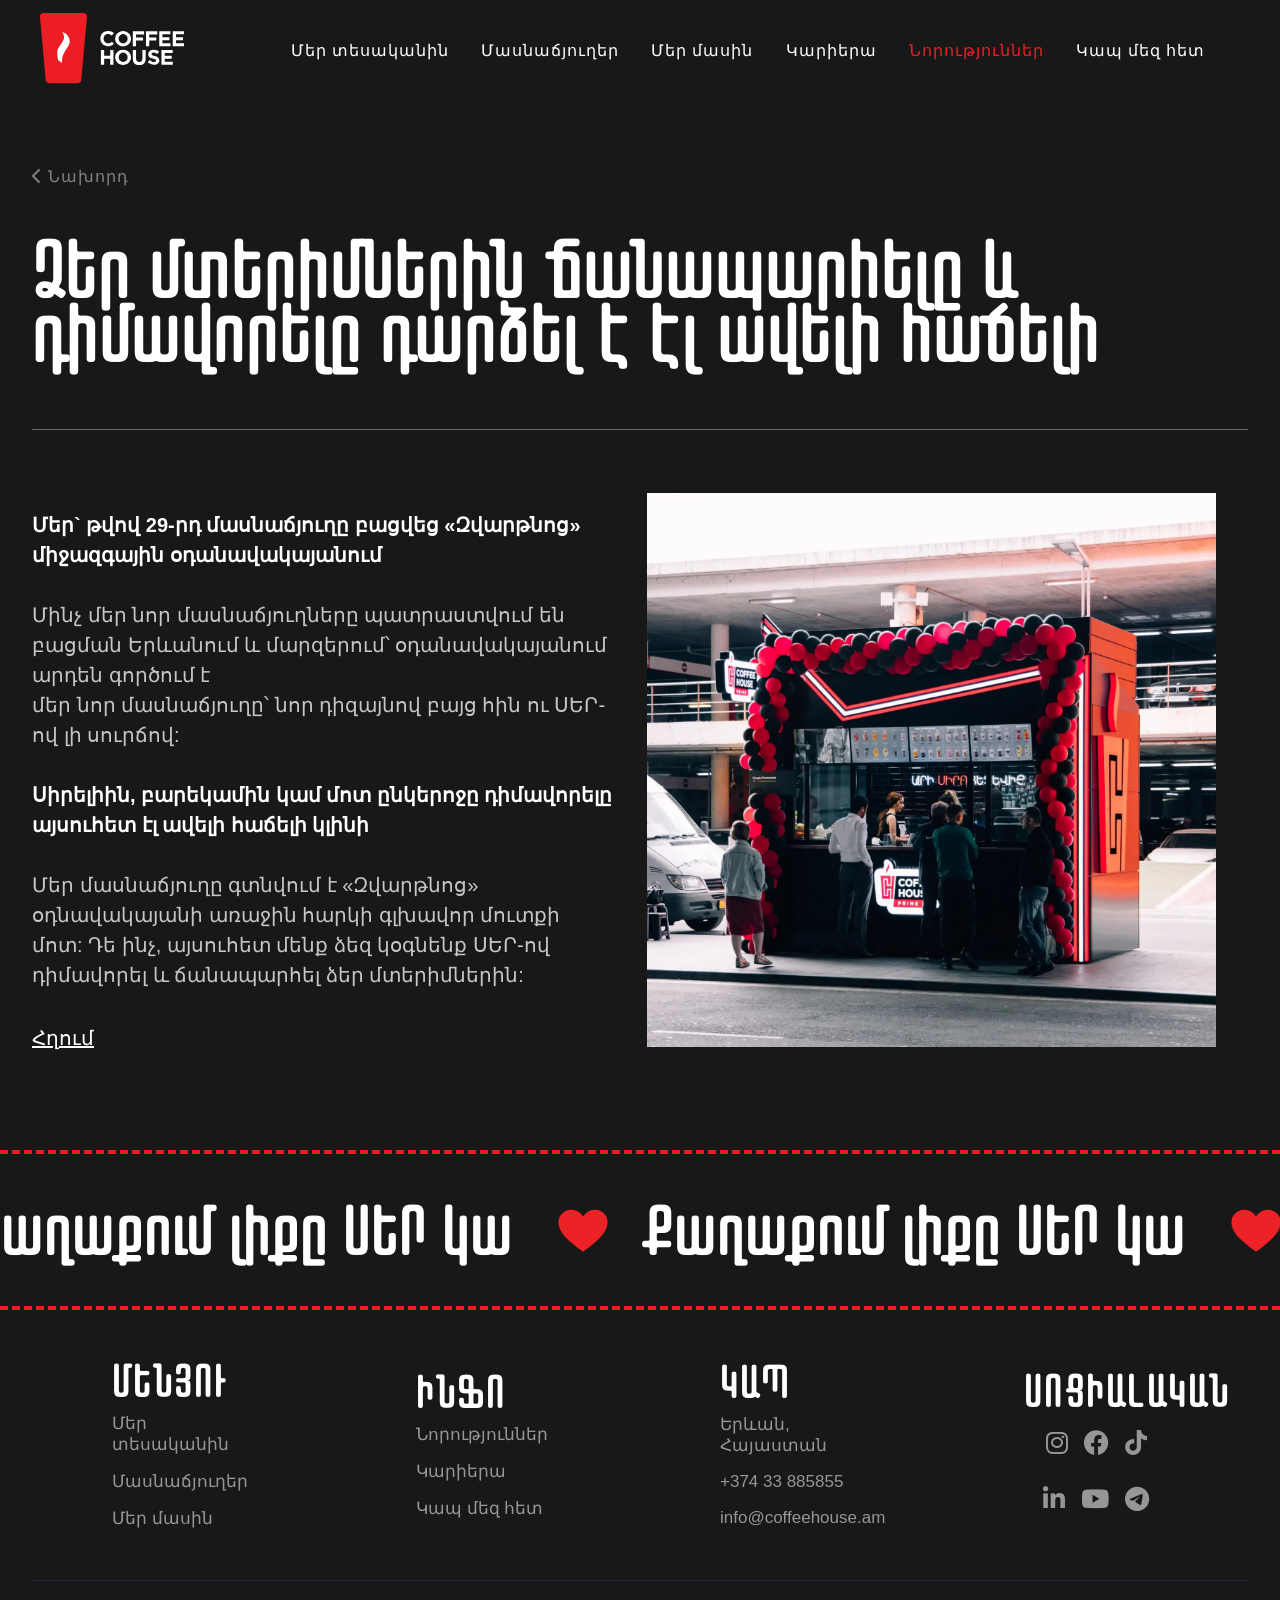
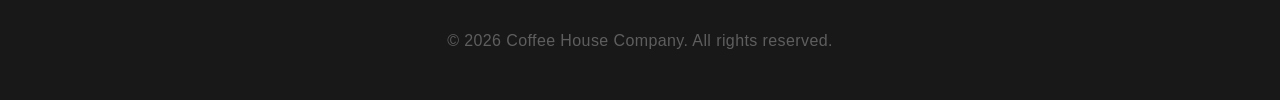
<file: NewsPage/airport/index.html>
<!DOCTYPE html>
<html lang="en">

<head>
    <meta charset="UTF-8">
    <meta name="viewport" content="width=device-width, initial-scale=1.0">
    <title>Ձեր մտերիմներին Ճանապարհելը և դիմավորելը դարձել է էլ ավելի հաճելի – Նախորդ – Coffee House Company</title>
    <link rel="stylesheet" href="style.css">
    <link rel="stylesheet" href="../../responsive.css">
    <link rel="stylesheet" href="webfonts/all.css">
    <link rel="icon" type="image/png" href="imgs/apple-icon-114x114.png">
</head>

<body>


    <header id="header" class="transparent">
        <div class="header-section">
            <div class="header-logo">
                <a href="../index.html">
                    <img src="imgs/logo.svg" alt="">
                </a>
            </div>
            <nav id="navigation-bar">
                <div class="for-flex">
                    <div class="header-logo responsiveLogo">
                        <a href="../index.html">
                            <img src="imgs/logo.svg" alt="">
                        </a>
                    </div>
                    <div class="close" id="close"><i class="fa-solid fa-xmark"></i></div>
                </div>
                <ul>
                    <li><a href="../../ourChoicesPage/index.html">Մեր տեսականին</a></li>
                    <li><a href="../../branchesPage/index.html">Մասնաճյուղեր</a></li>
                    <li><a href="../../AboutUsPage/index.html">Մեր մասին</a></li>
                    <li><a href="../../CarreerPage/index.html">Կարիերա</a></li>
                    <li><a href="../../NewsPage/index.html" class="active">Նորություններ</a></li>
                    <li><a href="../../ContactPage/index.html">Կապ մեզ հետ</a></li>
                </ul>
            </nav>
            <div class="burger-menu" id="burger-menu">
                <i class="fa-solid fa-bars"></i>
            </div>
        </div>
    </header>

    <div class="section-container">
        <div class="text-moscow">
            <a href="../index.html"><i class="fa-solid fa-chevron-left"></i> Նախորդ</a>
            <h2>Ձեր մտերիմներին Ճանապարհելը և դիմավորելը դարձել է էլ ավելի հաճելի</h2>
        </div>
        <div class="about-moscowpage">
            <div class="text-aboutMoscowPage">
                <p> <span>Մեր` թվով 29-րդ մասնաճյուղը բացվեց «Զվարթնոց» միջազգային օդանավակայանում</span> <br><br>
                    Մինչ մեր նոր մասնաճյուղները պատրաստվում են բացման Երևանում և մարզերում՝ օդանավակայանում արդեն
                    գործում է <br> մեր նոր մասնաճյուղը՝ նոր դիզայնով բայց հին ու ՍԵՐ-ով լի սուրճով: <br><br>

                    <span>Սիրելիին, բարեկամին կամ մոտ ընկերոջը դիմավորելը այսուհետ էլ ավելի հաճելի կլինի</span> <br><br>
                    Մեր մասնաճյուղը գտնվում է «Զվարթնոց» օդնավակայանի առաջին հարկի գլխավոր մուտքի մոտ: Դե ինչ, այսուհետ
                    մենք ձեզ կօգնենք ՍԵՐ-ով դիմավորել և ճանապարհել ձեր մտերիմներին: </p> <br><br>
                <a href="https://www.instagram.com/coffee_house_moscow/">Հղում</a>
            </div>
            <div class="image-AboutMoscowPage">
                <img src="imgs/img.webp" alt="">
            </div>
        </div>
        <div class="marquee">
            <div class="track">
                <span>Քաղաքում լիքը ՍԵՐ կա </span>
                <img src="imgs/srtik-ch.svg" alt="">
                <span>Քաղաքում լիքը ՍԵՐ կա </span>
                <img src="imgs/srtik-ch.svg" alt="">
                <span>Քաղաքում լիքը ՍԵՐ կա </span>
                <img src="imgs/srtik-ch.svg" alt="">
                <span>Քաղաքում լիքը ՍԵՐ կա </span>
                <img src="imgs/srtik-ch.svg" alt="">
                <span>Քաղաքում լիքը ՍԵՐ կա </span>
                <img src="imgs/srtik-ch.svg" alt="">
                <span>Քաղաքում լիքը ՍԵՐ կա </span>
                <img src="imgs/srtik-ch.svg" alt="">
                <span>Քաղաքում լիքը ՍԵՐ կա </span>
                <img src="imgs/srtik-ch.svg" alt="">
                <span>Քաղաքում լիքը ՍԵՐ կա </span>
                <img src="imgs/srtik-ch.svg" alt="">
                <span>Քաղաքում լիքը ՍԵՐ կա </span>
                <img src="imgs/srtik-ch.svg" alt="">
                <span>Քաղաքում լիքը ՍԵՐ կա </span>
                <img src="imgs/srtik-ch.svg" alt="">
                <span>Քաղաքում լիքը ՍԵՐ կա </span>
                <img src="imgs/srtik-ch.svg" alt="">
                <span>Քաղաքում լիքը ՍԵՐ կա </span>
                <img src="imgs/srtik-ch.svg" alt="">
                <span>Քաղաքում լիքը ՍԵՐ կա </span>
                <img src="imgs/srtik-ch.svg" alt="">
                <span>Քաղաքում լիքը ՍԵՐ կա </span>
                <img src="imgs/srtik-ch.svg" alt="">
                <span>Քաղաքում լիքը ՍԵՐ կա </span>
                <img src="imgs/srtik-ch.svg" alt="">
                <span>Քաղաքում լիքը ՍԵՐ կա </span>
                <img src="imgs/srtik-ch.svg" alt="">
            </div>
        </div>

        <footer>
            <div class="info-box">
                <div class="info">
                    <span>Մենյու</span>
                    <a href="../../ourChoicesPage/index.html">Մեր տեսականին</a>
                    <a href="../../branchesPage/index.html">Մասնաճյուղեր</a>
                    <a href="../../AboutUsPage/index.html">Մեր մասին</a>
                </div>
                <div class="info">
                    <span>Ինֆո</span>
                    <a href="../../NewsPage/index.html">Նորություններ</a>
                    <a href="../../CarreerPage/index.html">Կարիերա</a>
                    <a href="#">Կապ մեզ հետ</a>
                </div>
                <div class="info">
                    <span>Կապ</span>
                    <p>Երևան, Հայաստան</p>
                    <p>+374 33 885855</p>
                    <p>info@coffeehouse.am</p>
                </div>
                <div class="info">
                    <span>Սոցիալական</span>
                    <div class="icons">
                        <a href="#"><i class="fa-brands fa-instagram"></i></a>
                        <a href="#"><i class="fa-brands fa-facebook"></i></a>
                        <a href="#"><i class="fa-brands fa-tiktok"></i></a>
                    </div>
                    <div class="icons">
                        <a href="#"><i class="fa-brands fa-linkedin-in"></i></a>
                        <a href="#"><i class="fa-brands fa-youtube"></i></a>
                        <a href="#"><i class="fa-brands fa-telegram"></i></a>

                    </div>
                </div>
            </div>
            <div class="text-footer">
                <p>© 2026 Coffee House Company. All rights reserved.</p>
            </div>
        </footer>
    </div>



    <script src="script.js"></script>
</body>

</html>
</file>
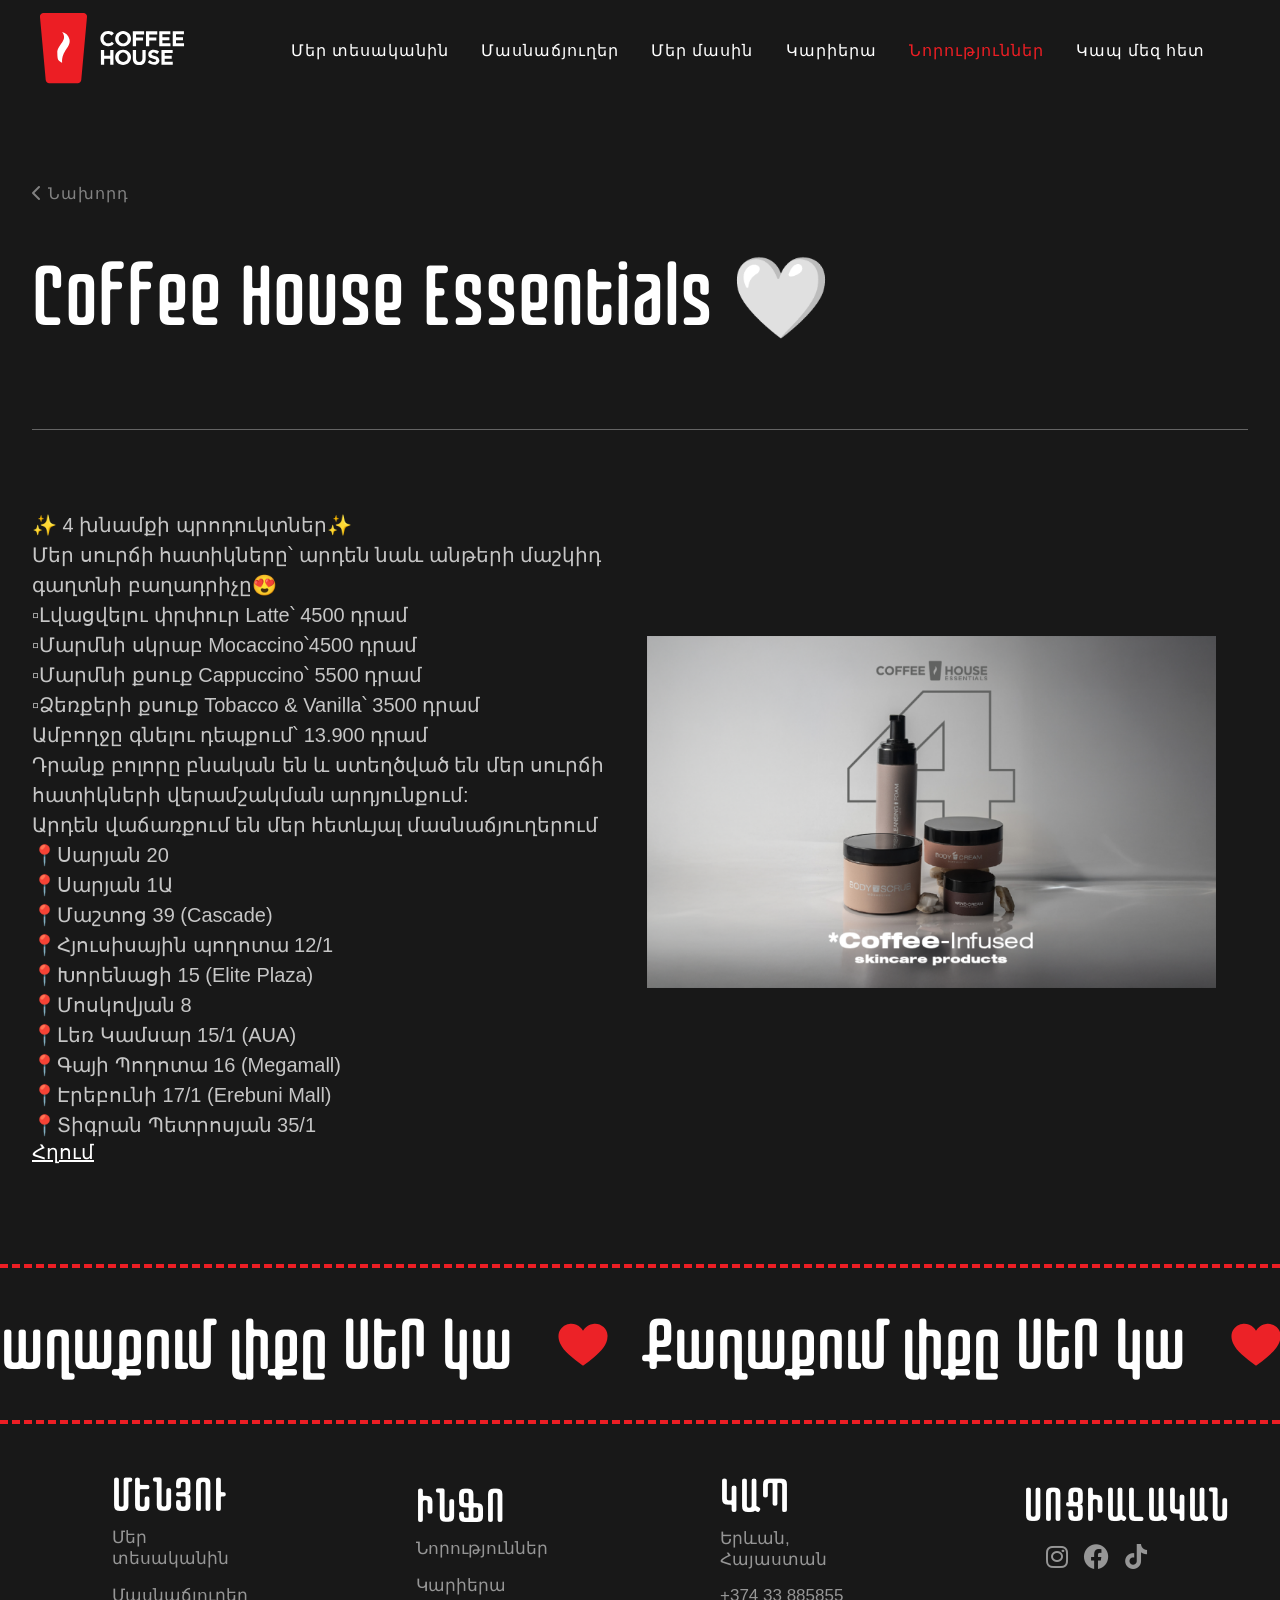
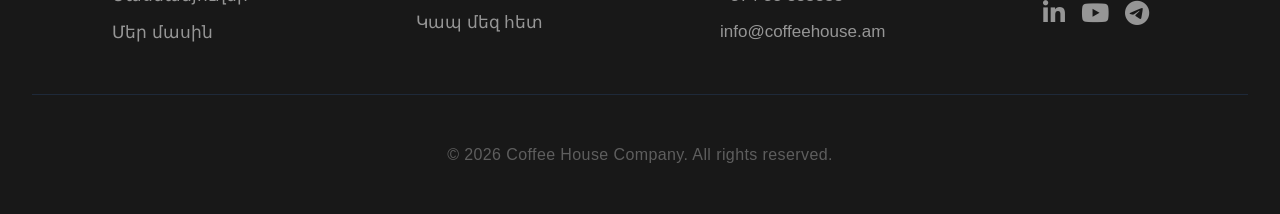
<file: NewsPage/coffeEsentials/index.html>
<!DOCTYPE html>
<html lang="en">

<head>
    <meta charset="UTF-8">
    <meta name="viewport" content="width=device-width, initial-scale=1.0">
    <title>Coffee House Essentials 🤍 – Նախորդ – Coffee House Company</title>
    <link rel="stylesheet" href="style.css">
    <link rel="stylesheet" href="../../responsive.css">
    <link rel="stylesheet" href="webfonts/all.css">
    <link rel="icon" type="image/png" href="imgs/apple-icon-114x114.png">
</head>

<body>


    <header id="header" class="transparent">
        <div class="header-section">
            <div class="header-logo">
                <a href="../index.html">
                    <img src="imgs/logo.svg" alt="">
                </a>
            </div>
            <nav id="navigation-bar">
                <div class="for-flex">
                    <div class="header-logo responsiveLogo">
                        <a href="../index.html">
                            <img src="imgs/logo.svg" alt="">
                        </a>
                    </div>
                    <div class="close" id="close"><i class="fa-solid fa-xmark"></i></div>
                </div>
                <ul>
                    <li><a href="../../ourChoicesPage/index.html">Մեր տեսականին</a></li>
                    <li><a href="../../branchesPage/index.html">Մասնաճյուղեր</a></li>
                    <li><a href="../../AboutUsPage/index.html">Մեր մասին</a></li>
                    <li><a href="../../CarreerPage/index.html">Կարիերա</a></li>
                    <li><a href="../../NewsPage/index.html" class="active">Նորություններ</a></li>
                    <li><a href="../../ContactPage/index.html">Կապ մեզ հետ</a></li>
                </ul>
            </nav>
            <div class="burger-menu" id="burger-menu">
                <i class="fa-solid fa-bars"></i>
            </div>
        </div>
    </header>

    <div class="section-container">
        <div class="text-moscow">
            <a href="../index.html"><i class="fa-solid fa-chevron-left"></i> Նախորդ</a>
            <h2>Coffee House Essentials 🤍</h2>
        </div>
        <div class="about-moscowpage">
            <div class="text-aboutMoscowPage">
                <p>✨ 4 խնամքի պրոդուկտներ✨ <br>

                    Մեր սուրճի հատիկները՝ արդեն նաև անթերի մաշկիդ գաղտնի բաղադրիչը😍 <br>

                    ▫️Լվացվելու փրփուր Latte՝ 4500 դրամ<br>
                    ▫️Մարմնի սկրաբ Mocaccino՝4500 դրամ<br>
                    ▫️Մարմնի քսուք Cappuccino՝ 5500 դրամ<br>
                    ▫️Ձեռքերի քսուք Tobacco & Vanilla՝ 3500 դրամ<br>
                    Ամբողջը գնելու դեպքում՝ 13.900 դրամ<br>

                    Դրանք բոլորը բնական են և ստեղծված են մեր սուրճի հատիկների վերամշակման արդյունքում:<br>

                    Արդեն վաճառքում են մեր հետևյալ մասնաճյուղերում<br>
                    📍Սարյան 20<br>
                    📍Սարյան 1Ա<br>
                    📍Մաշտոց 39 (Cascade)<br>
                    📍Հյուսիսային պողոտա 12/1<br>
                    📍Խորենացի 15 (Elite Plaza)<br>
                    📍Մոսկովյան 8<br>
                    📍Լեռ Կամսար 15/1 (AUA)<br>
                    📍Գայի Պողոտա 16 (Megamall)<br>
                    📍Էրեբունի 17/1 (Erebuni Mall)<br>
                    📍Տիգրան Պետրոսյան 35/1</p>
                <a href="https://www.instagram.com/coffee_house_moscow/">Հղում</a>
            </div>
            <div class="image-AboutMoscowPage">
                <img src="imgs/img.png" alt="">
            </div>
        </div>
        <div class="marquee">
            <div class="track">
                <span>Քաղաքում լիքը ՍԵՐ կա </span>
                <img src="imgs/srtik-ch.svg" alt="">
                <span>Քաղաքում լիքը ՍԵՐ կա </span>
                <img src="imgs/srtik-ch.svg" alt="">
                <span>Քաղաքում լիքը ՍԵՐ կա </span>
                <img src="imgs/srtik-ch.svg" alt="">
                <span>Քաղաքում լիքը ՍԵՐ կա </span>
                <img src="imgs/srtik-ch.svg" alt="">
                <span>Քաղաքում լիքը ՍԵՐ կա </span>
                <img src="imgs/srtik-ch.svg" alt="">
                <span>Քաղաքում լիքը ՍԵՐ կա </span>
                <img src="imgs/srtik-ch.svg" alt="">
                <span>Քաղաքում լիքը ՍԵՐ կա </span>
                <img src="imgs/srtik-ch.svg" alt="">
                <span>Քաղաքում լիքը ՍԵՐ կա </span>
                <img src="imgs/srtik-ch.svg" alt="">
                <span>Քաղաքում լիքը ՍԵՐ կա </span>
                <img src="imgs/srtik-ch.svg" alt="">
                <span>Քաղաքում լիքը ՍԵՐ կա </span>
                <img src="imgs/srtik-ch.svg" alt="">
                <span>Քաղաքում լիքը ՍԵՐ կա </span>
                <img src="imgs/srtik-ch.svg" alt="">
                <span>Քաղաքում լիքը ՍԵՐ կա </span>
                <img src="imgs/srtik-ch.svg" alt="">
                <span>Քաղաքում լիքը ՍԵՐ կա </span>
                <img src="imgs/srtik-ch.svg" alt="">
                <span>Քաղաքում լիքը ՍԵՐ կա </span>
                <img src="imgs/srtik-ch.svg" alt="">
                <span>Քաղաքում լիքը ՍԵՐ կա </span>
                <img src="imgs/srtik-ch.svg" alt="">
                <span>Քաղաքում լիքը ՍԵՐ կա </span>
                <img src="imgs/srtik-ch.svg" alt="">
            </div>
        </div>

        <footer>
            <div class="info-box">
                <div class="info">
                    <span>Մենյու</span>
                    <a href="../../ourChoicesPage/index.html">Մեր տեսականին</a>
                    <a href="../../branchesPage/index.html">Մասնաճյուղեր</a>
                    <a href="../../AboutUsPage/index.html">Մեր մասին</a>
                </div>
                <div class="info">
                    <span>Ինֆո</span>
                    <a href="../../NewsPage/index.html">Նորություններ</a>
                    <a href="../../CarreerPage/index.html">Կարիերա</a>
                    <a href="#">Կապ մեզ հետ</a>
                </div>
                <div class="info">
                    <span>Կապ</span>
                    <p>Երևան, Հայաստան</p>
                    <p>+374 33 885855</p>
                    <p>info@coffeehouse.am</p>
                </div>
                <div class="info">
                    <span>Սոցիալական</span>
                    <div class="icons">
                        <a href="#"><i class="fa-brands fa-instagram"></i></a>
                        <a href="#"><i class="fa-brands fa-facebook"></i></a>
                        <a href="#"><i class="fa-brands fa-tiktok"></i></a>
                    </div>
                    <div class="icons">
                        <a href="#"><i class="fa-brands fa-linkedin-in"></i></a>
                        <a href="#"><i class="fa-brands fa-youtube"></i></a>
                        <a href="#"><i class="fa-brands fa-telegram"></i></a>

                    </div>
                </div>
            </div>
            <div class="text-footer">
                <p>© 2026 Coffee House Company. All rights reserved.</p>
            </div>
        </footer>
    </div>



    <script src="script.js"></script>
</body>

</html>
</file>
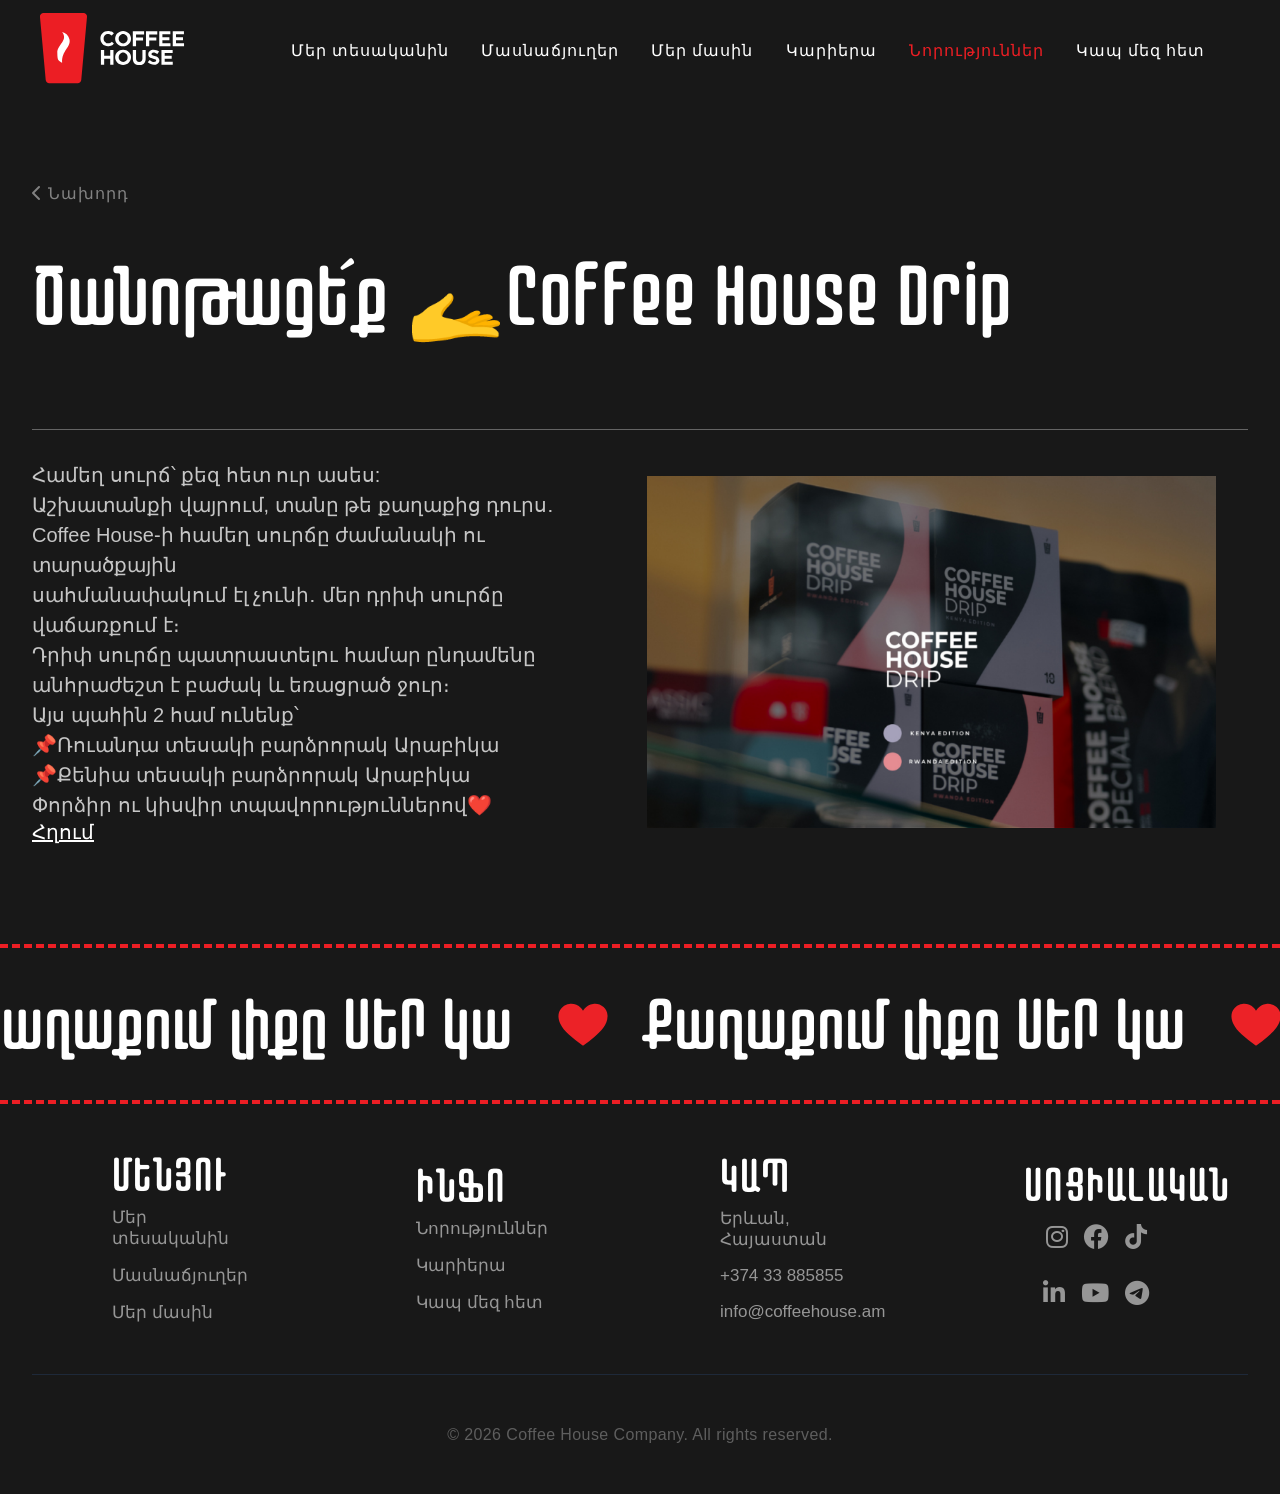
<file: NewsPage/dripnews/index.html>
<!DOCTYPE html>
<html lang="en">

<head>
    <meta charset="UTF-8">
    <meta name="viewport" content="width=device-width, initial-scale=1.0">
    <title>Ծանոթացե՛ք 🫴Coffee House Drip – Նախորդ – Coffee House Company</title>
    <link rel="stylesheet" href="style.css">
    <link rel="stylesheet" href="../../responsive.css">
    <link rel="stylesheet" href="webfonts/all.css">
    <link rel="icon" type="image/png" href="imgs/apple-icon-114x114.png">
</head>

<body>


    <header id="header" class="transparent">
        <div class="header-section">
            <div class="header-logo">
                <a href="../index.html">
                    <img src="imgs/logo.svg" alt="">
                </a>
            </div>
            <nav id="navigation-bar">
                <div class="for-flex">
                    <div class="header-logo responsiveLogo">
                        <a href="../index.html">
                            <img src="imgs/logo.svg" alt="">
                        </a>
                    </div>
                    <div class="close" id="close"><i class="fa-solid fa-xmark"></i></div>
                </div>
                <ul>
                    <li><a href="../../ourChoicesPage/index.html">Մեր տեսականին</a></li>
                    <li><a href="../../branchesPage/index.html">Մասնաճյուղեր</a></li>
                    <li><a href="../../AboutUsPage/index.html">Մեր մասին</a></li>
                    <li><a href="../../CarreerPage/index.html">Կարիերա</a></li>
                    <li><a href="../../NewsPage/index.html" class="active">Նորություններ</a></li>
                    <li><a href="../../ContactPage/index.html">Կապ մեզ հետ</a></li>
                </ul>
            </nav>
            <div class="burger-menu" id="burger-menu">
                <i class="fa-solid fa-bars"></i>
            </div>
        </div>
    </header>

    <div class="section-container">
        <div class="text-moscow">
            <a href="../index.html"><i class="fa-solid fa-chevron-left"></i> Նախորդ</a>
            <h2>Ծանոթացե՛ք 🫴Coffee House Drip</h2>
        </div>
        <div class="about-moscowpage">
            <div class="text-aboutMoscowPage">
                <p>Համեղ սուրճ՝ քեզ հետ ուր ասես: <br>

                    Աշխատանքի վայրում, տանը թե քաղաքից դուրս․ Coffee House-ի համեղ սուրճը ժամանակի ու տարածքային <br>
                    սահմանափակում էլ չունի․ մեր դրիփ սուրճը վաճառքում է։ <br>

                    Դրիփ սուրճը պատրաստելու համար ընդամենը անհրաժեշտ է բաժակ և եռացրած ջուր։ <br>
                    Այս պահին 2 համ ունենք՝ <br>
                    📌Ռուանդա տեսակի բարձրորակ Արաբիկա <br>
                    📌Քենիա տեսակի բարձրորակ Արաբիկա <br>

                    Փորձիր ու կիսվիր տպավորություններով❤️</p>
                <a href="https://www.instagram.com/coffee_house_moscow/">Հղում</a>
            </div>
            <div class="image-AboutMoscowPage">
                <img src="imgs/img.png" alt="">
            </div>
        </div>
        <div class="marquee">
            <div class="track">
                <span>Քաղաքում լիքը ՍԵՐ կա </span>
                <img src="imgs/srtik-ch.svg" alt="">
                <span>Քաղաքում լիքը ՍԵՐ կա </span>
                <img src="imgs/srtik-ch.svg" alt="">
                <span>Քաղաքում լիքը ՍԵՐ կա </span>
                <img src="imgs/srtik-ch.svg" alt="">
                <span>Քաղաքում լիքը ՍԵՐ կա </span>
                <img src="imgs/srtik-ch.svg" alt="">
                <span>Քաղաքում լիքը ՍԵՐ կա </span>
                <img src="imgs/srtik-ch.svg" alt="">
                <span>Քաղաքում լիքը ՍԵՐ կա </span>
                <img src="imgs/srtik-ch.svg" alt="">
                <span>Քաղաքում լիքը ՍԵՐ կա </span>
                <img src="imgs/srtik-ch.svg" alt="">
                <span>Քաղաքում լիքը ՍԵՐ կա </span>
                <img src="imgs/srtik-ch.svg" alt="">
                <span>Քաղաքում լիքը ՍԵՐ կա </span>
                <img src="imgs/srtik-ch.svg" alt="">
                <span>Քաղաքում լիքը ՍԵՐ կա </span>
                <img src="imgs/srtik-ch.svg" alt="">
                <span>Քաղաքում լիքը ՍԵՐ կա </span>
                <img src="imgs/srtik-ch.svg" alt="">
                <span>Քաղաքում լիքը ՍԵՐ կա </span>
                <img src="imgs/srtik-ch.svg" alt="">
                <span>Քաղաքում լիքը ՍԵՐ կա </span>
                <img src="imgs/srtik-ch.svg" alt="">
                <span>Քաղաքում լիքը ՍԵՐ կա </span>
                <img src="imgs/srtik-ch.svg" alt="">
                <span>Քաղաքում լիքը ՍԵՐ կա </span>
                <img src="imgs/srtik-ch.svg" alt="">
                <span>Քաղաքում լիքը ՍԵՐ կա </span>
                <img src="imgs/srtik-ch.svg" alt="">
            </div>
        </div>

        <footer>
            <div class="info-box">
                <div class="info">
                    <span>Մենյու</span>
                    <a href="../../ourChoicesPage/index.html">Մեր տեսականին</a>
                    <a href="../../branchesPage/index.html">Մասնաճյուղեր</a>
                    <a href="../../AboutUsPage/index.html">Մեր մասին</a>
                </div>
                <div class="info">
                    <span>Ինֆո</span>
                    <a href="../../NewsPage/index.html">Նորություններ</a>
                    <a href="../../CarreerPage/index.html">Կարիերա</a>
                    <a href="#">Կապ մեզ հետ</a>
                </div>
                <div class="info">
                    <span>Կապ</span>
                    <p>Երևան, Հայաստան</p>
                    <p>+374 33 885855</p>
                    <p>info@coffeehouse.am</p>
                </div>
                <div class="info">
                    <span>Սոցիալական</span>
                    <div class="icons">
                        <a href="#"><i class="fa-brands fa-instagram"></i></a>
                        <a href="#"><i class="fa-brands fa-facebook"></i></a>
                        <a href="#"><i class="fa-brands fa-tiktok"></i></a>
                    </div>
                    <div class="icons">
                        <a href="#"><i class="fa-brands fa-linkedin-in"></i></a>
                        <a href="#"><i class="fa-brands fa-youtube"></i></a>
                        <a href="#"><i class="fa-brands fa-telegram"></i></a>

                    </div>
                </div>
            </div>
            <div class="text-footer">
                <p>© 2026 Coffee House Company. All rights reserved.</p>
            </div>
        </footer>
    </div>



    <script src="script.js"></script>
</body>

</html>
</file>
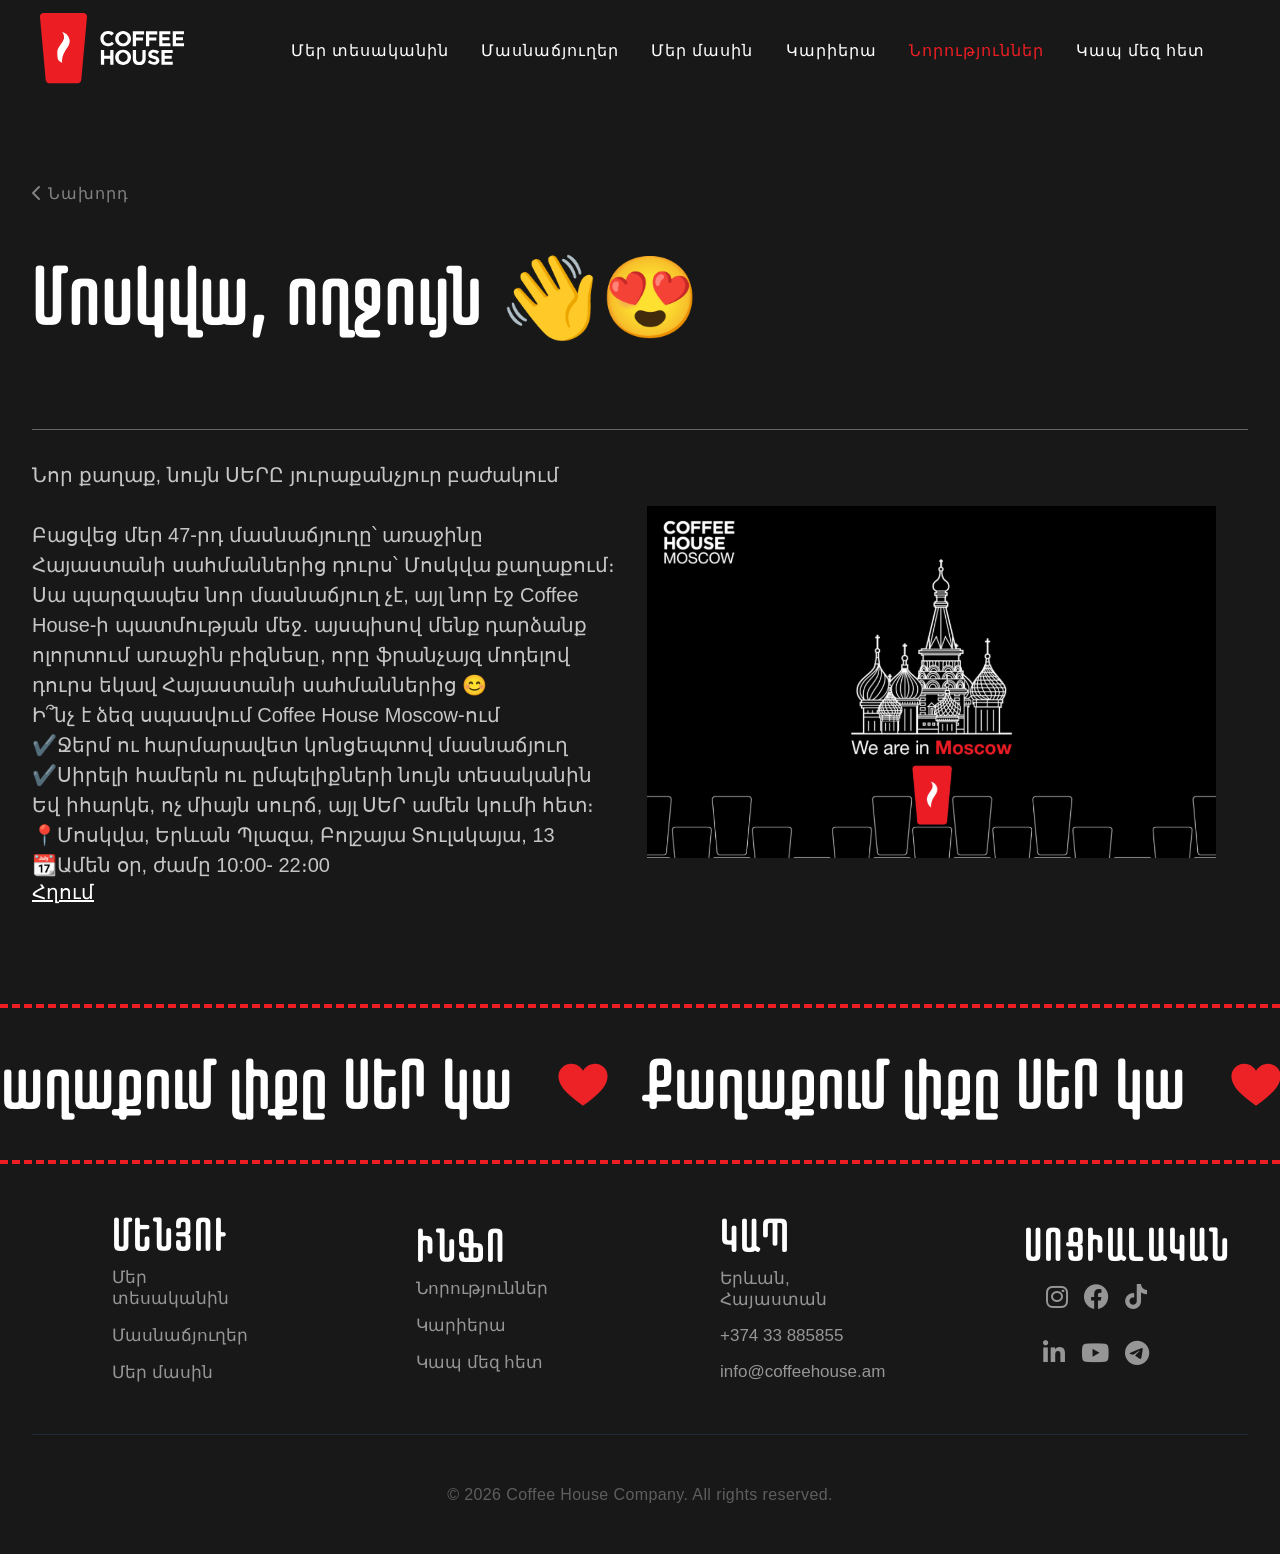
<file: NewsPage/moscowbranche/index.html>
<!DOCTYPE html>
<html lang="en">

<head>
    <meta charset="UTF-8">
    <meta name="viewport" content="width=device-width, initial-scale=1.0">
    <title>Մոսկվա, ողջույն 👋😍 – Նախորդ – Coffee House Company</title>
    <link rel="stylesheet" href="style.css">
    <link rel="stylesheet" href="../../responsive.css">
    <link rel="stylesheet" href="webfonts/all.css">
    <link rel="icon" type="image/png" href="imgs/apple-icon-114x114.png">
</head>

<body>


    <header id="header" class="transparent">
        <div class="header-section">
            <div class="header-logo">
                <a href="../index.html">
                    <img src="imgs/logo.svg" alt="">
                </a>
            </div>
            <nav id="navigation-bar">
                <div class="for-flex">
                    <div class="header-logo responsiveLogo">
                        <a href="../index.html">
                            <img src="imgs/logo.svg" alt="">
                        </a>
                    </div>
                    <div class="close" id="close"><i class="fa-solid fa-xmark"></i></div>
                </div>
                <ul>
                    <li><a href="../../ourChoicesPage/index.html">Մեր տեսականին</a></li>
                    <li><a href="../../branchesPage/index.html">Մասնաճյուղեր</a></li>
                    <li><a href="../../AboutUsPage/index.html">Մեր մասին</a></li>
                    <li><a href="../../CarreerPage/index.html">Կարիերա</a></li>
                    <li><a href="../../NewsPage/index.html" class="active">Նորություններ</a></li>
                    <li><a href="../../ContactPage/index.html">Կապ մեզ հետ</a></li>
                </ul>
            </nav>
            <div class="burger-menu" id="burger-menu">
                <i class="fa-solid fa-bars"></i>
            </div>
        </div>
    </header>

    <div class="section-container">
        <div class="text-moscow">
            <a href="../index.html"><i class="fa-solid fa-chevron-left"></i> Նախորդ</a>
            <h2>Մոսկվա, ողջույն 👋😍</h2>
        </div>
        <div class="about-moscowpage">
            <div class="text-aboutMoscowPage">
                <p>Նոր քաղաք, նույն ՍԵՐԸ յուրաքանչյուր բաժակում
                    <br><br>    
                    Բացվեց մեր 47-րդ մասնաճյուղը՝ առաջինը Հայաստանի սահմաններից դուրս՝ Մոսկվա քաղաքում։

                    Սա պարզապես նոր մասնաճյուղ չէ, այլ նոր էջ Coffee House-ի պատմության մեջ․ այսպիսով մենք դարձանք
                    ոլորտում առաջին բիզնեսը, որը ֆրանչայզ մոդելով դուրս եկավ Հայաստանի սահմաններից 😊
                    <br>

                    Ի՞նչ է ձեզ սպասվում Coffee House Moscow-ում <br>
                    ✔️Ջերմ ու հարմարավետ կոնցեպտով մասնաճյուղ <br>
                    ✔️Սիրելի համերն ու ըմպելիքների նույն տեսականին <br>

                    Եվ իհարկե, ոչ միայն սուրճ, այլ ՍԵՐ ամեն կումի հետ։ <br>

                    📍Մոսկվա, Երևան Պլազա, Բոլշայա Տուլսկայա, 13 <br>
                    📆Ամեն օր, ժամը 10:00- 22։00</p> 
                    <a href="https://www.instagram.com/coffee_house_moscow/">Հղում</a>
            </div>
            <div class="image-AboutMoscowPage">
                <img src="imgs/nkar1.png" alt="">
            </div>
        </div>
                <div class="marquee">
            <div class="track">
                <span>Քաղաքում լիքը ՍԵՐ կա </span>
                <img src="imgs/srtik-ch.svg" alt="">
                <span>Քաղաքում լիքը ՍԵՐ կա </span>
                <img src="imgs/srtik-ch.svg" alt="">
                <span>Քաղաքում լիքը ՍԵՐ կա </span>
                <img src="imgs/srtik-ch.svg" alt="">
                <span>Քաղաքում լիքը ՍԵՐ կա </span>
                <img src="imgs/srtik-ch.svg" alt="">
                <span>Քաղաքում լիքը ՍԵՐ կա </span>
                <img src="imgs/srtik-ch.svg" alt="">
                <span>Քաղաքում լիքը ՍԵՐ կա </span>
                <img src="imgs/srtik-ch.svg" alt="">
                <span>Քաղաքում լիքը ՍԵՐ կա </span>
                <img src="imgs/srtik-ch.svg" alt="">
                <span>Քաղաքում լիքը ՍԵՐ կա </span>
                <img src="imgs/srtik-ch.svg" alt="">
                <span>Քաղաքում լիքը ՍԵՐ կա </span>
                <img src="imgs/srtik-ch.svg" alt="">
                <span>Քաղաքում լիքը ՍԵՐ կա </span>
                <img src="imgs/srtik-ch.svg" alt="">
                <span>Քաղաքում լիքը ՍԵՐ կա </span>
                <img src="imgs/srtik-ch.svg" alt="">
                <span>Քաղաքում լիքը ՍԵՐ կա </span>
                <img src="imgs/srtik-ch.svg" alt="">
                <span>Քաղաքում լիքը ՍԵՐ կա </span>
                <img src="imgs/srtik-ch.svg" alt="">
                <span>Քաղաքում լիքը ՍԵՐ կա </span>
                <img src="imgs/srtik-ch.svg" alt="">
                <span>Քաղաքում լիքը ՍԵՐ կա </span>
                <img src="imgs/srtik-ch.svg" alt="">
                <span>Քաղաքում լիքը ՍԵՐ կա </span>
                <img src="imgs/srtik-ch.svg" alt="">
            </div>
        </div>

        <footer>
            <div class="info-box">
                <div class="info">
                    <span>Մենյու</span>
                    <a href="../../ourChoicesPage/index.html">Մեր տեսականին</a>
                    <a href="../../branchesPage/index.html">Մասնաճյուղեր</a>
                    <a href="../../AboutUsPage/index.html">Մեր մասին</a>
                </div>
                <div class="info">
                    <span>Ինֆո</span>
                    <a href="../../NewsPage/index.html">Նորություններ</a>
                    <a href="../../CarreerPage/index.html">Կարիերա</a>
                    <a href="#">Կապ մեզ հետ</a>
                </div>
                <div class="info">
                    <span>Կապ</span>
                    <p>Երևան, Հայաստան</p>
                    <p>+374 33 885855</p>
                    <p>info@coffeehouse.am</p>
                </div>
                <div class="info">
                    <span>Սոցիալական</span>
                    <div class="icons">
                        <a href="#"><i class="fa-brands fa-instagram"></i></a>
                        <a href="#"><i class="fa-brands fa-facebook"></i></a>
                        <a href="#"><i class="fa-brands fa-tiktok"></i></a>
                    </div>
                    <div class="icons">
                        <a href="#"><i class="fa-brands fa-linkedin-in"></i></a>
                        <a href="#"><i class="fa-brands fa-youtube"></i></a>
                        <a href="#"><i class="fa-brands fa-telegram"></i></a>

                    </div>
                </div>
            </div>
            <div class="text-footer">
                <p>© 2026 Coffee House Company. All rights reserved.</p>
            </div>
        </footer>
    </div>



    <script src="script.js"></script>
</body>

</html>
</file>
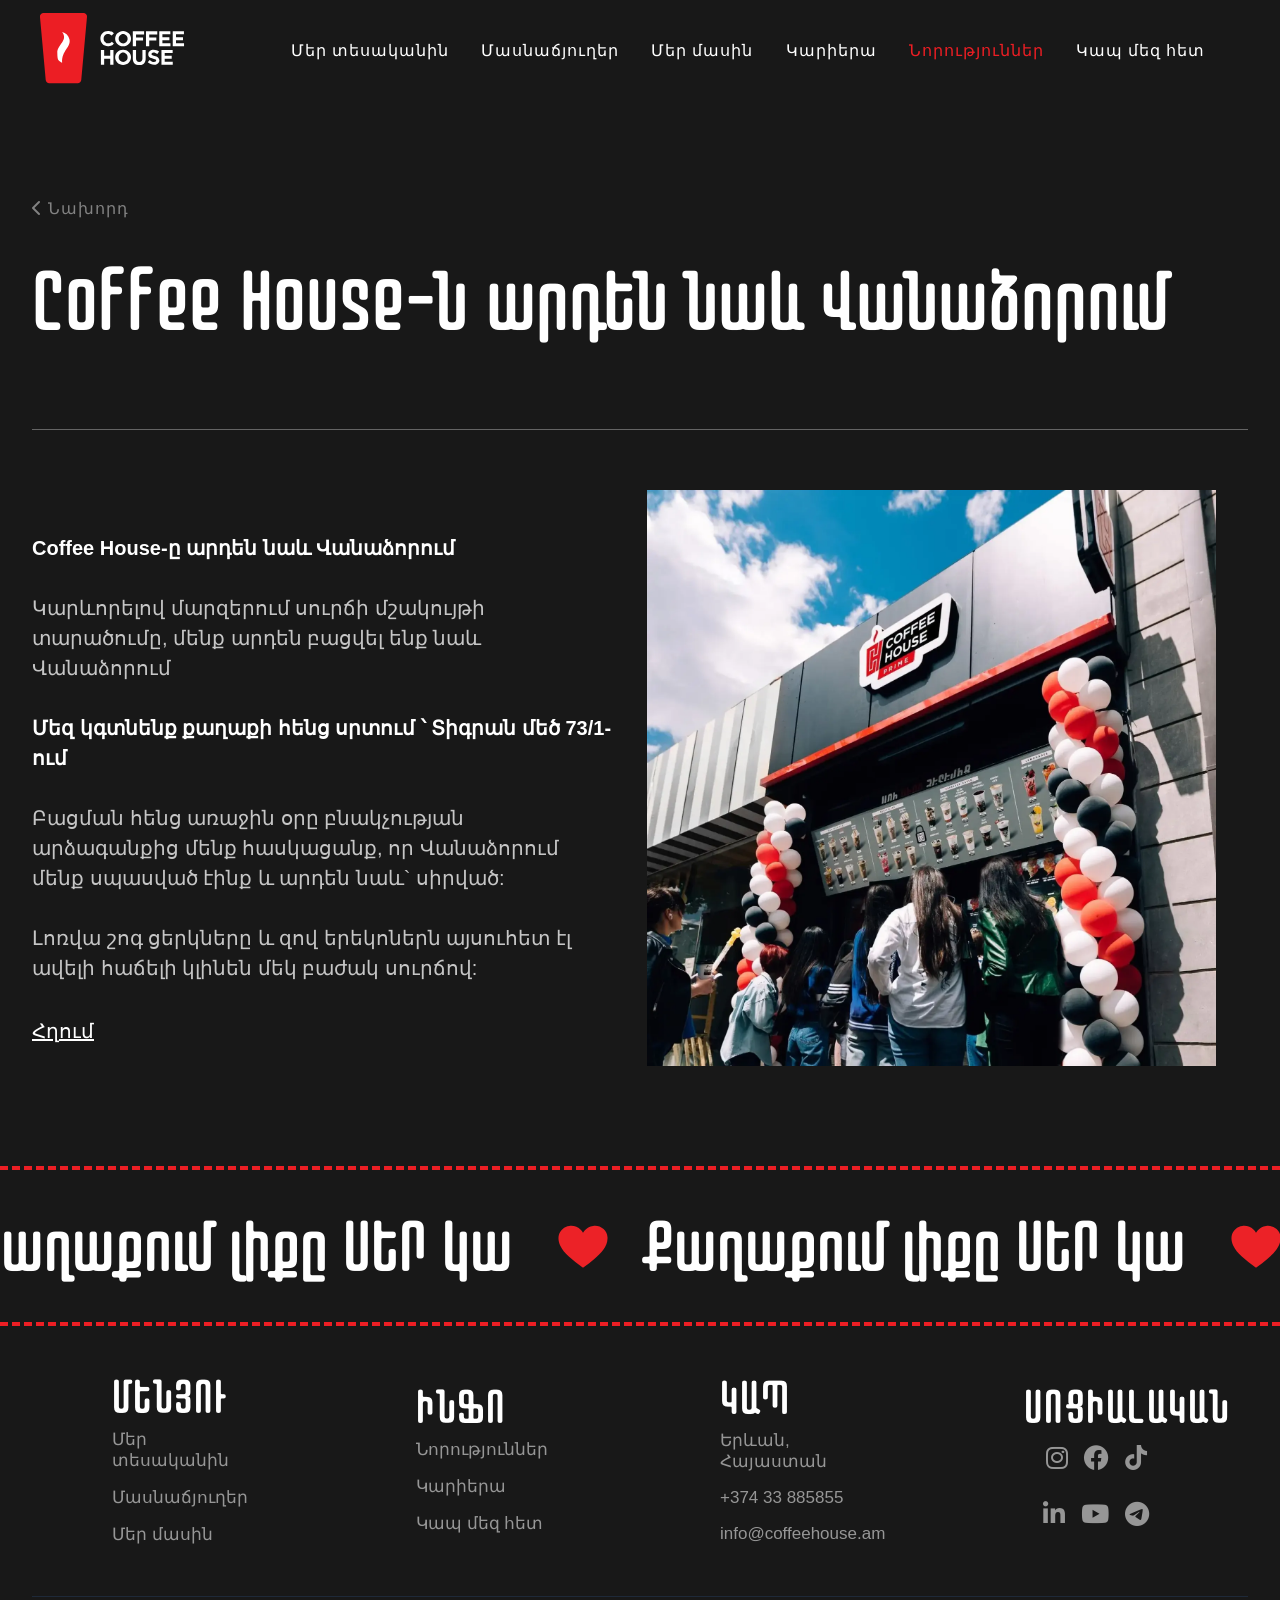
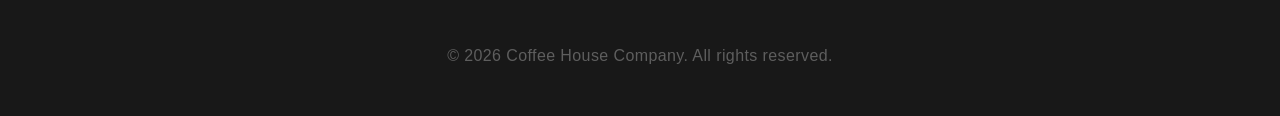
<file: NewsPage/vanadzor/index.html>
<!DOCTYPE html>
<html lang="en">

<head>
    <meta charset="UTF-8">
    <meta name="viewport" content="width=device-width, initial-scale=1.0">
    <title>Coffee House-ն արդեն նաև Վանաձորում – Նախորդ – Coffee House Company</title>
    <link rel="stylesheet" href="style.css">
    <link rel="stylesheet" href="../../responsive.css">
    <link rel="stylesheet" href="webfonts/all.css">
    <link rel="icon" type="image/png" href="imgs/apple-icon-114x114.png">
</head>

<body>


    <header id="header" class="transparent">
        <div class="header-section">
            <div class="header-logo">
                <a href="../index.html">
                    <img src="imgs/logo.svg" alt="">
                </a>
            </div>
            <nav id="navigation-bar">
                <div class="for-flex">
                    <div class="header-logo responsiveLogo">
                        <a href="../index.html">
                            <img src="imgs/logo.svg" alt="">
                        </a>
                    </div>
                    <div class="close" id="close"><i class="fa-solid fa-xmark"></i></div>
                </div>
                <ul>
                    <li><a href="../../ourChoicesPage/index.html">Մեր տեսականին</a></li>
                    <li><a href="../../branchesPage/index.html">Մասնաճյուղեր</a></li>
                    <li><a href="../../AboutUsPage/index.html">Մեր մասին</a></li>
                    <li><a href="../../CarreerPage/index.html">Կարիերա</a></li>
                    <li><a href="../../NewsPage/index.html" class="active">Նորություններ</a></li>
                    <li><a href="../../ContactPage/index.html">Կապ մեզ հետ</a></li>
                </ul>
            </nav>
            <div class="burger-menu" id="burger-menu">
                <i class="fa-solid fa-bars"></i>
            </div>
        </div>
    </header>

    <div class="section-container">
        <div class="text-moscow">
            <a href="../index.html"><i class="fa-solid fa-chevron-left"></i> Նախորդ</a>
            <h2>Coffee House-ն արդեն նաև Վանաձորում</h2>
        </div>
        <div class="about-moscowpage">
            <div class="text-aboutMoscowPage">
                <p> <span>Coffee House-ը արդեն նաև Վանաձորում</span> <br><br>
                    Կարևորելով մարզերում սուրճի մշակույթի տարածումը, մենք արդեն բացվել ենք նաև Վանաձորում <br><br>

                    <span>Մեզ կգտնենք քաղաքի հենց սրտում ՝ Տիգրան մեծ 73/1-ում</span> <br><br>
                    Բացման հենց առաջին օրը բնակչության արձագանքից մենք հասկացանք, որ Վանաձորում մենք սպասված էինք և
                    արդեն նաև` սիրված:
                    <br><br>
                    Լոռվա շոգ ցերկները և զով երեկոներն այսուհետ էլ ավելի հաճելի կլինեն մեկ բաժակ սուրճով:
                </p> <br><br>
                <a href="https://www.instagram.com/coffee_house_moscow/">Հղում</a>
            </div>
            <div class="image-AboutMoscowPage">
                <img src="imgs/img.webp" alt="">
            </div>
        </div>
        <div class="marquee">
            <div class="track">
                <span>Քաղաքում լիքը ՍԵՐ կա </span>
                <img src="imgs/srtik-ch.svg" alt="">
                <span>Քաղաքում լիքը ՍԵՐ կա </span>
                <img src="imgs/srtik-ch.svg" alt="">
                <span>Քաղաքում լիքը ՍԵՐ կա </span>
                <img src="imgs/srtik-ch.svg" alt="">
                <span>Քաղաքում լիքը ՍԵՐ կա </span>
                <img src="imgs/srtik-ch.svg" alt="">
                <span>Քաղաքում լիքը ՍԵՐ կա </span>
                <img src="imgs/srtik-ch.svg" alt="">
                <span>Քաղաքում լիքը ՍԵՐ կա </span>
                <img src="imgs/srtik-ch.svg" alt="">
                <span>Քաղաքում լիքը ՍԵՐ կա </span>
                <img src="imgs/srtik-ch.svg" alt="">
                <span>Քաղաքում լիքը ՍԵՐ կա </span>
                <img src="imgs/srtik-ch.svg" alt="">
                <span>Քաղաքում լիքը ՍԵՐ կա </span>
                <img src="imgs/srtik-ch.svg" alt="">
                <span>Քաղաքում լիքը ՍԵՐ կա </span>
                <img src="imgs/srtik-ch.svg" alt="">
                <span>Քաղաքում լիքը ՍԵՐ կա </span>
                <img src="imgs/srtik-ch.svg" alt="">
                <span>Քաղաքում լիքը ՍԵՐ կա </span>
                <img src="imgs/srtik-ch.svg" alt="">
                <span>Քաղաքում լիքը ՍԵՐ կա </span>
                <img src="imgs/srtik-ch.svg" alt="">
                <span>Քաղաքում լիքը ՍԵՐ կա </span>
                <img src="imgs/srtik-ch.svg" alt="">
                <span>Քաղաքում լիքը ՍԵՐ կա </span>
                <img src="imgs/srtik-ch.svg" alt="">
                <span>Քաղաքում լիքը ՍԵՐ կա </span>
                <img src="imgs/srtik-ch.svg" alt="">
            </div>
        </div>

        <footer>
            <div class="info-box">
                <div class="info">
                    <span>Մենյու</span>
                    <a href="../../ourChoicesPage/index.html">Մեր տեսականին</a>
                    <a href="../../branchesPage/index.html">Մասնաճյուղեր</a>
                    <a href="../../AboutUsPage/index.html">Մեր մասին</a>
                </div>
                <div class="info">
                    <span>Ինֆո</span>
                    <a href="../../NewsPage/index.html">Նորություններ</a>
                    <a href="../../CarreerPage/index.html">Կարիերա</a>
                    <a href="#">Կապ մեզ հետ</a>
                </div>
                <div class="info">
                    <span>Կապ</span>
                    <p>Երևան, Հայաստան</p>
                    <p>+374 33 885855</p>
                    <p>info@coffeehouse.am</p>
                </div>
                <div class="info">
                    <span>Սոցիալական</span>
                    <div class="icons">
                        <a href="#"><i class="fa-brands fa-instagram"></i></a>
                        <a href="#"><i class="fa-brands fa-facebook"></i></a>
                        <a href="#"><i class="fa-brands fa-tiktok"></i></a>
                    </div>
                    <div class="icons">
                        <a href="#"><i class="fa-brands fa-linkedin-in"></i></a>
                        <a href="#"><i class="fa-brands fa-youtube"></i></a>
                        <a href="#"><i class="fa-brands fa-telegram"></i></a>

                    </div>
                </div>
            </div>
            <div class="text-footer">
                <p>© 2026 Coffee House Company. All rights reserved.</p>
            </div>
        </footer>
    </div>



    <script src="script.js"></script>
</body>

</html>
</file>
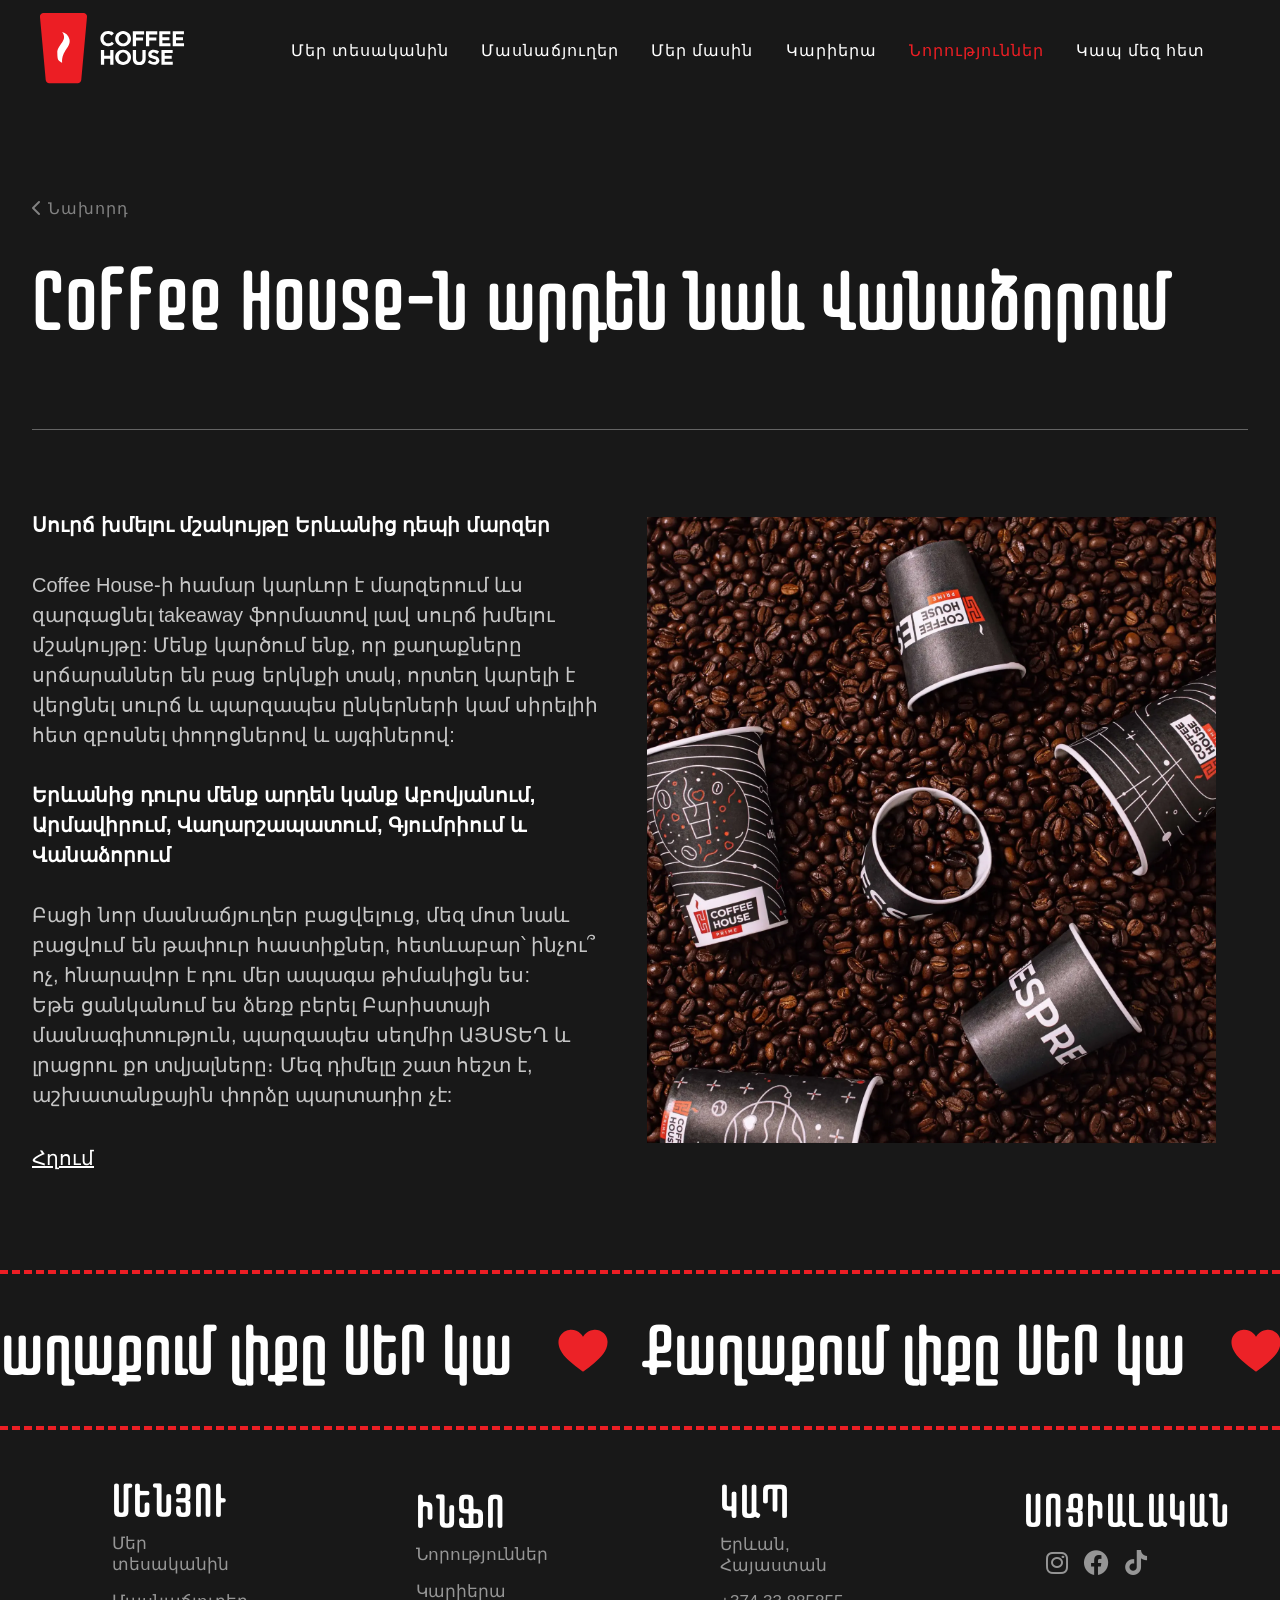
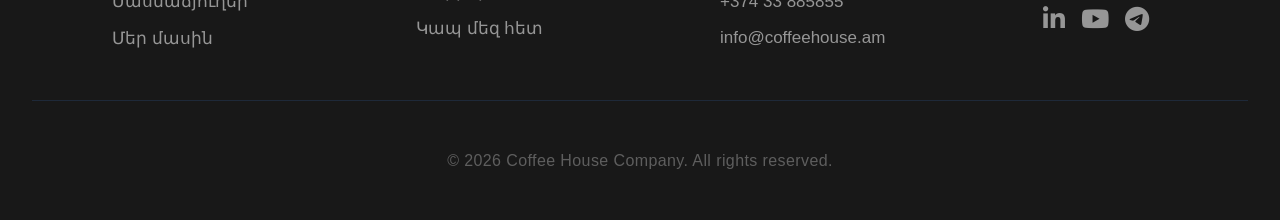
<file: NewsPage/yerevancoffe/index.html>
<!DOCTYPE html>
<html lang="en">

<head>
    <meta charset="UTF-8">
    <meta name="viewport" content="width=device-width, initial-scale=1.0">
    <title>Սուրճ խմելու մշակույթը Երևանից դեպի մարզեր – Նախորդ – Coffee House Company</title>
    <link rel="stylesheet" href="style.css">
    <link rel="stylesheet" href="../../responsive.css">
    <link rel="stylesheet" href="webfonts/all.css">
    <link rel="icon" type="image/png" href="imgs/apple-icon-114x114.png">
</head>

<body>


    <header id="header" class="transparent">
        <div class="header-section">
            <div class="header-logo">
                <a href="../index.html">
                    <img src="imgs/logo.svg" alt="">
                </a>
            </div>
            <nav id="navigation-bar">
                <div class="for-flex">
                    <div class="header-logo responsiveLogo">
                        <a href="../index.html">
                            <img src="imgs/logo.svg" alt="">
                        </a>
                    </div>
                    <div class="close" id="close"><i class="fa-solid fa-xmark"></i></div>
                </div>
                <ul>
                    <li><a href="../../ourChoicesPage/index.html">Մեր տեսականին</a></li>
                    <li><a href="../../branchesPage/index.html">Մասնաճյուղեր</a></li>
                    <li><a href="../../AboutUsPage/index.html">Մեր մասին</a></li>
                    <li><a href="../../CarreerPage/index.html">Կարիերա</a></li>
                    <li><a href="../../NewsPage/index.html" class="active">Նորություններ</a></li>
                    <li><a href="../../ContactPage/index.html">Կապ մեզ հետ</a></li>
                </ul>
            </nav>
            <div class="burger-menu" id="burger-menu">
                <i class="fa-solid fa-bars"></i>
            </div>
        </div>
    </header>

    <div class="section-container">
        <div class="text-moscow">
            <a href="../index.html"><i class="fa-solid fa-chevron-left"></i> Նախորդ</a>
            <h2>Coffee House-ն արդեն նաև Վանաձորում</h2>
        </div>
        <div class="about-moscowpage">
            <div class="text-aboutMoscowPage">
                <p> <span>Սուրճ խմելու մշակույթը Երևանից դեպի մարզեր</span> <br><br>
                    Coffee House-ի համար կարևոր է մարզերում ևս զարգացնել takeaway ֆորմատով լավ սուրճ խմելու մշակույթը:
                    Մենք կարծում ենք, որ քաղաքները սրճարաններ են բաց երկնքի տակ, որտեղ կարելի է վերցնել սուրճ և պարզապես
                    ընկերների կամ սիրելիի հետ զբոսնել փողոցներով և այգիներով: <br><br>

                    <span>Երևանից դուրս մենք արդեն կանք Աբովյանում, Արմավիրում, Վաղարշապատում, Գյումրիում և
                        Վանաձորում</span> <br><br>
                    Բացի նոր մասնաճյուղեր բացվելուց, մեզ մոտ նաև բացվում են թափուր հաստիքներ, հետևաբար՝ ինչու՞ ոչ,
                    հնարավոր է դու մեր ապագա թիմակիցն ես: <br>
                    Եթե ցանկանում ես ձեռք բերել Բարիստայի մասնագիտություն, պարզապես սեղմիր ԱՅՍՏԵՂ և լրացրու քո
                    տվյալները։ Մեզ դիմելը շատ հեշտ է, աշխատանքային փորձը պարտադիր չէ:
                </p> <br><br>
                <a href="https://www.instagram.com/coffee_house_moscow/">Հղում</a>
            </div>
            <div class="image-AboutMoscowPage">
                <img src="imgs/img.webp" alt="">
            </div>
        </div>
        <div class="marquee">
            <div class="track">
                <span>Քաղաքում լիքը ՍԵՐ կա </span>
                <img src="imgs/srtik-ch.svg" alt="">
                <span>Քաղաքում լիքը ՍԵՐ կա </span>
                <img src="imgs/srtik-ch.svg" alt="">
                <span>Քաղաքում լիքը ՍԵՐ կա </span>
                <img src="imgs/srtik-ch.svg" alt="">
                <span>Քաղաքում լիքը ՍԵՐ կա </span>
                <img src="imgs/srtik-ch.svg" alt="">
                <span>Քաղաքում լիքը ՍԵՐ կա </span>
                <img src="imgs/srtik-ch.svg" alt="">
                <span>Քաղաքում լիքը ՍԵՐ կա </span>
                <img src="imgs/srtik-ch.svg" alt="">
                <span>Քաղաքում լիքը ՍԵՐ կա </span>
                <img src="imgs/srtik-ch.svg" alt="">
                <span>Քաղաքում լիքը ՍԵՐ կա </span>
                <img src="imgs/srtik-ch.svg" alt="">
                <span>Քաղաքում լիքը ՍԵՐ կա </span>
                <img src="imgs/srtik-ch.svg" alt="">
                <span>Քաղաքում լիքը ՍԵՐ կա </span>
                <img src="imgs/srtik-ch.svg" alt="">
                <span>Քաղաքում լիքը ՍԵՐ կա </span>
                <img src="imgs/srtik-ch.svg" alt="">
                <span>Քաղաքում լիքը ՍԵՐ կա </span>
                <img src="imgs/srtik-ch.svg" alt="">
                <span>Քաղաքում լիքը ՍԵՐ կա </span>
                <img src="imgs/srtik-ch.svg" alt="">
                <span>Քաղաքում լիքը ՍԵՐ կա </span>
                <img src="imgs/srtik-ch.svg" alt="">
                <span>Քաղաքում լիքը ՍԵՐ կա </span>
                <img src="imgs/srtik-ch.svg" alt="">
                <span>Քաղաքում լիքը ՍԵՐ կա </span>
                <img src="imgs/srtik-ch.svg" alt="">
            </div>
        </div>

        <footer>
            <div class="info-box">
                <div class="info">
                    <span>Մենյու</span>
                    <a href="../../ourChoicesPage/index.html">Մեր տեսականին</a>
                    <a href="../../branchesPage/index.html">Մասնաճյուղեր</a>
                    <a href="../../AboutUsPage/index.html">Մեր մասին</a>
                </div>
                <div class="info">
                    <span>Ինֆո</span>
                    <a href="../../NewsPage/index.html">Նորություններ</a>
                    <a href="../../CarreerPage/index.html">Կարիերա</a>
                    <a href="#">Կապ մեզ հետ</a>
                </div>
                <div class="info">
                    <span>Կապ</span>
                    <p>Երևան, Հայաստան</p>
                    <p>+374 33 885855</p>
                    <p>info@coffeehouse.am</p>
                </div>
                <div class="info">
                    <span>Սոցիալական</span>
                    <div class="icons">
                        <a href="#"><i class="fa-brands fa-instagram"></i></a>
                        <a href="#"><i class="fa-brands fa-facebook"></i></a>
                        <a href="#"><i class="fa-brands fa-tiktok"></i></a>
                    </div>
                    <div class="icons">
                        <a href="#"><i class="fa-brands fa-linkedin-in"></i></a>
                        <a href="#"><i class="fa-brands fa-youtube"></i></a>
                        <a href="#"><i class="fa-brands fa-telegram"></i></a>
                    </div>
                </div>
            </div>
            <div class="text-footer">
                <p>© 2026 Coffee House Company. All rights reserved.</p>
            </div>
        </footer>
    </div>



    <script src="script.js"></script>
</body>

</html>
</file>
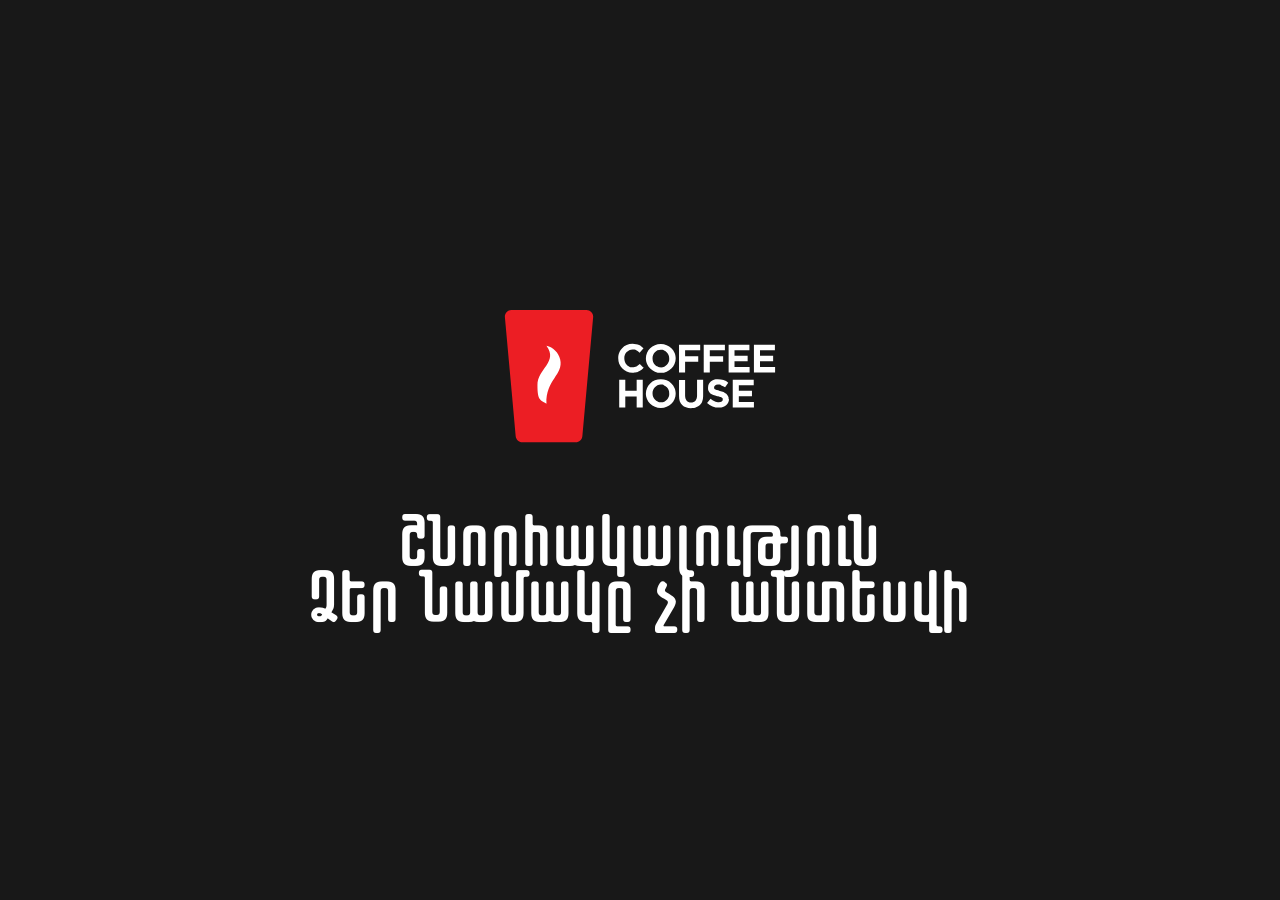
<file: ContactPage/thankYou.html>
<!DOCTYPE html>
<html lang="en">

<head>
    <meta charset="UTF-8">
    <meta name="viewport" content="width=device-width, initial-scale=1.0">
    <title>Thank You</title>
    <link rel="icon" type="image/png" href="imgs/apple-icon-114x114.png">
    <link rel="stylesheet" href="../responsive.css">
    <style>
        * {
            margin: 0;
            padding: 0;
            box-sizing: border-box;
            scrollbar-width: thin;
            scrollbar-color: var(--karmir) #393939;
        }

        @font-face {
            font-family: braind-yerevan;
            src: url(BraindYerevan.otf);
        }

        :root {
            --karmir: #EC1E24;
            --backgrounColor: #181818;
        }

        html {
            scroll-behavior: smooth;
        }

        .active {
            color: #EC1E24;
        }

        body {
            background-color: var(--backgrounColor);
            user-select: none;
            -webkit-user-select: none;
            display: flex;
            justify-content: center;
            align-items: center;
            flex-direction: column;
            /* padding: 100px 0; */
            gap: 2rem;
            height: 100vh;
        }


        img {
            width: 300px;
        }

        .box-forthanks {
            width: 95%;
            display: flex;
            justify-content: center;
            align-items: center;
            /* border: 1px solid red; */
            text-align: center;
            font-family: braind-yerevan;
            color: white;
            letter-spacing: 2px;
            font-size: 70px;
            font-weight: normal;
        }

        @media screen and (max-width:720px) {
            .box-forthanks{
                font-size: 50px;
            }
            img{
                width: 250px;
            }
        }
        @media screen and (max-width:420px) {
            .box-forthanks{
                font-size: 40px;
            }
            img{
                width: 200px;
            }
        }
        @media screen and (max-width:220px) {
            .box-forthanks{
                font-size: 20px;
            }
        }
    </style>
</head>

<body>


    <a href="../index.html">
        <img src="imgs/logo.svg" alt="">
    </a>
    <div class="box-forthanks">
        Շնորհակալություն <br> Ձեր Նամակը չի անտեսվի
    </div>

</body>

</html>
</file>
<file: style.css>
*{
    margin: 0;
    padding: 0;
    box-sizing: border-box;
    scrollbar-width: thin;
    scrollbar-color: var(--karmir) #393939;
}
@font-face {
    font-family: braind-yerevan;
    src: url(BraindYerevan.otf);
}
:root{
    --karmir:#EC1E24;
    --backgrounColor:#181818;
}
html{
    scroll-behavior: smooth;
}
body{
    background-color: var(--backgrounColor);
    user-select: none;
    -webkit-user-select: none;
}
header {
    position: fixed;
    width: 100%;
    height: 100px;
    display: flex;
    align-items: center;
    justify-content: center;
    transition: 0.3s ease;
    z-index: 9999;
}
header.transparent {
    background: transparent;
}

header.scrolled {
    background: rgba(0, 0, 0, 0.8);
    backdrop-filter: blur(5px);
}
.header-section{
    width: 1300px;
    height: 100px;
    display: flex;
    justify-content: space-between;
    align-items: center;
    /* border: 1px solid red; */
}
.header-logo{
    width: 200px;
}
.header-logo a img{
    width: 160px;
}
header nav{
    width: 1000px;
    height: 100px;
    display: flex;
    justify-content: center;
    align-items: center;
}
header nav ul {
    display: flex;
    justify-content: center;
    align-items: center;
    gap: 2rem;
    list-style: none;
}
header nav ul li a{
    font-size: 16px;
    color: white;
    text-decoration: none;
    font-family: sans-serif;
    letter-spacing: 1px;
    transition: 0.4s;
}
header nav ul li a:hover{
    color: var(--karmir);
}
.burger-menu{
    width: 60px;
    height: 60px;
    display: flex;
    justify-content: center;
    align-items: center;
    background: white;
    border-radius:50% ;
    cursor: pointer;
    display: none;
}
.burger-menu i {
    font-size: 30px;
}
.close{
    width: 60px;
    height: 60px;
    justify-content: center;
    align-items: center;
    /* background: white; */
    border: 1px solid white;
    border-radius:50% ;
    cursor: pointer;
    display: none;
    color: white;
}
.close i {
    font-size: 30px;
    /* font-weight: 100; */
}
.responsiveLogo{
    display: none;
}
.backgroundImage{
    background: url("imgs/back.webp") no-repeat center/cover;
    background-attachment: fixed;
    width: 100%;
    height: 100vh;
}
.fon-backgroundImage{
    width: 100%;
    height: 100vh;
    background: rgba(0, 0, 0, 0.511);
    display: flex;
    justify-content: center;
    align-items: center;
}
.text-of-backgroundImage{
    width: 1300px;
    height: 500px;
    font-family:braind-yerevan;
    text-align: center;
    overflow: hidden;
}
.text-of-backgroundImage h2 {
    color: white;
    font-size: 200px;
    font-weight: normal;
}
.button-top{
    position: fixed;
    border-radius: 50%;
    border: 3px dashed var(--karmir);
    width: 50px;
    height: 50px;
    display: flex;
    justify-content: center;
    align-items: center;
    bottom: 50px;
    right: 50px;
    transition: 0.6s;
    pointer-events: none;
    opacity: 0;
}
.button-top a{
    font-size: 20px;
    color: white;
    width: 100%;
    height: 100%;
    display: flex;
    justify-content: center;
    align-items: center;
    text-decoration: none;
    border-radius: 50%;
}   
.button-top:hover{
    background: #EC1E24;
}
.all-sections{
    display: flex;
    justify-content: center;
    align-items: center;
    flex-direction: column;
}
.aboutUs-section{
    width: 1300px;
    height: 800px;
    /* border: 1px solid red; */
    display: flex;
    justify-content: center;
    align-items: center;
    padding: 60px 0;
}
.aboutUs-text{
    width: 50%;
    height: 100%;
    /* border: 1px solid green; */
    display: flex;
    justify-content: center;
    /* align-items: center; */
    flex-direction: column;
    gap: 3rem;
}
.aboutUs-text h2{
    color: white;
    font-size: 80px;
    font-weight: normal;
    font-family: braind-yerevan;
}
.aboutUs-text p {
    color: white;
    font-size: 20px;
    font-family: sans-serif;
    line-height: 30px;
}
.maps {
    width: 50%;
    height: 550px;
    border-radius:40%;
    border-radius: 50%;
    position: relative;
}
.maps img{
    position: absolute;
    width: 100%;
    height: 100%;
}

.mapimg{
    z-index: 9900;
    top: 0;
}
.map {
    width: 100%;
    height: 550px;
    z-index: 9990;
    position: absolute;
    background: radial-gradient(50.12% 50.12% at 50% 49.93%, rgba(24, 24, 24, 0) 20.37%, #181818 100%);
}

.map-section{
    width: 1300px;
    height: 500px;
    /* border: 1px solid red; */
    display: flex;
    justify-content: space-between;
    align-items: center;
}
.for-flex{
    width: 100%;
    display: none;
    justify-content: space-between;
    align-items: center;
    height: 100px;
}
.map-text{
    width: 45%;
    height: 100%;
    /* border: 1px solid green; */
    display: flex;
    justify-content: center;
    /* align-items: center; */
    flex-direction: column;
    gap: 3rem;
}
.map-text h2{
    color: white;
    font-size: 80px;
    font-weight: normal;
    font-family: braind-yerevan;
}
.map-text p {
    color: white;
    font-size: 20px;
    font-family: sans-serif;
    line-height: 30px;
}
.map-text h2 i{
    color: red;
}
.aboutUs-slider{
    width: 50%;
    height: 100%;
    display: flex;
    justify-content: center;
    align-items: center;
}
.slider{
    width: 440px;
    height: 555px;
    /* border: 1px solid red;   */
    position: relative;
    display: flex;
    align-items: center;
    overflow: hidden;    
}
.slider:hover .slider-buttons{
    opacity: 1;
}
.slider-buttons{
    width: 100%;
    height: 100%;
    display: flex;
    justify-content: space-between;
    align-items: center;
    position: absolute;
    transition: 0.5s;
    opacity: 0;
}
.slider-buttons i {
    cursor: pointer;
    width: 40px;
    height: 40px;
    /* border: 1px solid red; */
    display: flex;
    justify-content: center;
    align-items: center;
    color: white;
    font-size: 25px;
    background: #000000af;
}
.slider-box{
    display: flex;
    transition: 0.5s;
    gap: 2rem;
}
.img-box-1{
    width: 440px;
    height: 575px;
}
.dif{
    width: 400px;
    height: 575px;
}
.img-box-1 img{
    width: 100%;
    height: 100%;
}
.button-for-all-page {
    width: 220px;
    height: 60px;
    background: transparent;
    color: white;
    display: flex;
    justify-content: center;
    align-items: center;
    border-radius: 12px;
    text-decoration: none;
    box-shadow: 0 4px 10px rgba(0,0,0,0.15);
    transition: 0.4s;
    font-family: sans-serif;
    font-size: 18px;
    letter-spacing: 1px;
    border: 2px dashed var(--karmir);
}
.button-for-all-page:hover {
    box-shadow: 0 8px 20px rgba(0,0,0,0.25);
    transform: translateY(-3px);
    background: #EC1E24;
}
.aboutUs-section-two{
    width: 1300px;
    height: 400px;
    /* border: 1px solid white; */
    display: flex;
    justify-content: space-between;
    align-items: center;
}
.boxText-of-section-two{
    width: 400px;
    height: 400px;
    /* border: 1px solid red; */
    display: flex;
    justify-content: center;
    align-items: center;
    flex-direction: column;
    gap: 2rem;
}
.boxText-of-section-two h3 {
    color: #EC1E24;
    font-size: 50px;
    font-family: Georgia, 'Times New Roman', Times, serif;
    font-weight: normal;
}
.boxText-of-section-two h2{
    color: white;
    font-family: braind-yerevan;
    font-weight: normal;
    text-align: center;
    font-size: 40px;
}
.joinUs-section{
    width: 1300px;
    height: 500px;
    /* border: 1px solid red; */
    display: flex;
    justify-content: space-between;
    align-items: center;
    margin-top: 100px;
}
.joinUs-img{
    width: 47%;
    height: 500px;
    /* border: 1px solid red; */
    display: flex;
    justify-content: center;
    align-items: center;
}
.joinUs-img img{
    width: 100%;
    transform: rotate(-10deg);
}
.joinUs-text{
    width: 47%;
    height: 100%;
    /* border: 1px solid green; */
    display: flex;
    justify-content: center;
    /* align-items: center; */
    flex-direction: column;
    gap: 3rem;
}
.joinUs-text h2{
    color: white;
    font-size: 80px;
    font-weight: normal;
    font-family: braind-yerevan;
}
.joinUs-text p {
    color: white;
    font-size: 20px;
    font-family: sans-serif;
    line-height: 30px;
}
footer{
    width: 1300px;
    height: 450px;
    /* border: 1px solid white; */
    display: flex;
    flex-direction: column;
    justify-content: end;
    align-items: center;
}
.info-box{
    width: 100%;
    height: 270px;
    /* border: 1px solid rebeccapurple; */
    display: flex;
}
.info{
    width: 25%;
    height: 100%;
    /* border: 1px solid white; */
    display: flex;
    justify-content: center;
    /* align-items: center; */
    flex-direction: column;
    font-family: sans-serif;
    padding: 0 80px;
    gap: 1rem;
}
.info span{
    font-size: 45px;
    color: white;
    letter-spacing: 1px;
    text-transform: uppercase;
    font-family: braind-yerevan;
}
.info a{
    text-decoration: none;
    color: rgb(150, 150, 150);
    transition: 0.4s;
    font-size: 17px;
}
.info p{
    color: rgb(150, 150, 150);
    font-size: 17px;
}
.info a:hover{
    color: var(--karmir);
}
.text-footer{
    width: 100%;
    height: 120px;
    border-top: 1px solid #1E2939;
    display: flex;
    justify-content: center;
    align-items: center;
    color: rgb(94, 94, 94);
    font-family: sans-serif;
    letter-spacing: 0.4px;
    font-weight: normal;
}
.icons{
    width: 100%;
    height: 40px;
    /* border: 1px solid red; */
    display: flex;
    justify-content: center;
    align-items: center;
    gap: 1rem;
}
.icons a{
    font-size: 25px;
}
</file>
<file: responsive.css>
@media screen and (max-width:1920px) {
    .button-top {
        z-index: 9998;
    }
}

@media screen and (max-width:1820px) {}

@media screen and (max-width:1720px) {}

@media screen and (max-width:1620px) {}

@media screen and (max-width:1520px) {
    .aboutUs-section {
        width: 95%;
    }

    .slider-buttons {
        opacity: 1;
    }

    .map-section {
        width: 95%;
    }

    .hascener-qartez-section {
        width: 95%;
        margin-top: 50px;
    }

}

@media screen and (max-width:1420px) {
    .nav-box {
        width: 95%;
        height: auto;
        margin-top: 30px;
    }

    .nav-box ul {
        flex-wrap: wrap;
        justify-content: start;
    }

    .section-types {
        width: 95%;
    }
}

@media screen and (max-width:1320px) {
    .header-section {
        width: 95%;
    }

    .aboutUs-section-two {
        width: 95%;
    }

    .joinUs-section {
        width: 95%;
    }

    footer {
        width: 95%;
        height: auto;
    }

    .wheretobuy-box {
        width: 95%;
    }

    .imgs-box {
        width: auto;
    }

    .nav-bar {
        width: 95%;
        justify-content: start;
        overflow-x: scroll;
        overflow-y: auto;
        /* կամ overflow: auto */
        scrollbar-width: none;
        /* Firefox */
        -ms-overflow-style: none;
        /* Հին Edge/IE */
    }

    .nav-bar a {
        /* padding: 11px 15px;
        font-size: 25px; */
        width: 200px;
        height: 50px;
        display: flex;
        justify-content: center;
        align-items: center;
        font-size: 18px;
    }

    .slider-macha {
        width: auto;
        overflow-x: scroll;
        scrollbar-width: none;
        -ms-overflow-style: none;
    }

    .left-right-button {
        display: none;
    }

    .macha-slider-box {
        justify-content: start;
    }

    .products-section {
        width: 95%;
    }

    .button-top {
        display: none;
    }

    .text-takeaway {
        width: 95%;
        height: auto;
        margin-top: 50px;
    }

    .about-us-box {
        width: 95%;
        flex-wrap: wrap;
        height: auto;
        justify-content: start;
        gap: 3rem;
        margin-top: 50px;
    }

    .about-box {
        padding: 0;
        height: auto;
        gap: 0;
    }

    .head-img {
        width: 95%;
        transition: 0.5s;
    }

    .text-about-us {
        width: 95%;
    }

    .slider-secton {
        width: 95%;
        margin: 0;
    }

    .aboutUs-text-2 h2 {
        font-size: 40px;
    }

    .aboutUs-text-2 p {
        font-size: 17px;
    }

    .team-section-text {
        width: 95%;
    }

    .team-section {
        width: 95%;
    }

    .text-background-image-2 {
        width: 95%;
    }

    .baristaBox {
        width: 95%;
        /* overflow: scroll;
        scrollbar-width: none;
        -ms-overflow-style: none; */
    }

    .news-head-text {
        width: 95%;
    }

    .news-boxes-section {
        width: 95%;
    }

    .text-moscow {
        width: 95%;
    }

    .about-moscowpage {
        width: 95%;
        height: auto;
        margin-top: 30px;
    }

    .news-contact {
        width: 95%;
    }

    .contact-flex-box {
        width: 95%;
    }
}

@media screen and (max-width:1220px) {
    .header-section {
        width: 95%;
        /* padding: 0 20px; */
    }

    .maps img {
        height: 100%;
    }

    .aboutUs-section-two {
        flex-direction: column;
        height: auto;
        gap: 5rem;
        margin-top: 80px;
    }

    .boxText-of-section-two {
        width: 95%;
        align-items: start;
        height: auto;
    }

    .boxText-of-section-two h2 {
        text-align: start;
    }

    .text-box {
        width: auto;
    }

    .text-box h2 {
        font-size: 60px;
    }

    .text-box-col p {
        font-size: 20px;
        transition: 0.6s;
    }

    .buttonBarista {
        font-size: 30px;
    }

    .baristaBox {
        height: 180px;
    }

    /* .text-of-barista2 {
        width: 70%;
    } */

    .text-for-barista-button {
        display: block;
        font-size: 20px;
    }

    .buttonBarista {
        display: none;
    }

    .text-of-barista p {
        font-size: 20px;
    }

    .contact-flex-box {
        flex-direction: column;
        height: auto;
        gap: 4rem;
    }

    .contact-inputs {
        width: 95%;
    }

    .about-our-contact {
        width: 95%;
        padding: 0;
    }
    .news-contact{
        margin-top:20px ;
    }
}

@media screen and (max-width:1120px) {
    .burger-menu {
        display: flex;
    }

    .header-logo a img {
        width: 100px;
    }

    .responsiveLogo {
        display: block;
        /* position: absolute; */
    }

    .header-section {
        width: 100%;
        padding: 0 20px;
    }

    .for-flex {
        display: flex;
        padding: 0 20px;
    }

    #navigation-bar {
        /* display: none; */
        clip-path: polygon(0 0, 100% 0, 100% 0, 0 0);
        position: fixed;
        top: 0;
        left: 0;
        background: #181818;
        width: 100%;
        height: 100vh;
        transition: 1.2s;
        align-items: start;
        justify-content: start;
        z-index: 9999;
        flex-direction: column;
    }

    .close {
        display: flex;
        /* position: absolute; */
        /* right: 15px; */
        top: 20px;
    }

    header nav ul {
        flex-direction: column;
        align-items: start;
        /* justify-content: start; */
        margin: 50px 40px;
    }

    header nav ul li a {
        font-family: braind-yerevan;
        font-size: 30px;
    }

    @font-face {
        font-family: braind-yerevan;
        src: url(BraindYerevan.otf);
    }

    footer {
        margin-top: 50px;
    }

    .info-box {
        flex-direction: column;
        height: auto;
        gap: 2rem;
        width: 95%;
    }

    .info {
        width: 100%;
        padding: 0;
    }

    .icons {
        justify-content: start;
    }

    .nav-box ul li {
        padding: 12px 25px;
    }

    .hascener-qartez-section {
        flex-direction: column;
        height: auto;
        gap: 2rem;
    }

    .hasce-box {
        justify-content: start;
    }

    .hascener {
        width: 95%;
    }

    .qartez {
        width: 95%;
    }

    .bajak {
        width: 300px;
    }

    .klor {
        width: 500px;
    }

    .types-text h2 {
        font-size: 50px;
    }

    .text-takeaway h2 {
        font-size: 70px;
    }

    .background-image-2 {
        height: 50vh;
    }

    .backgroundi-fon {
        height: 50vh;
    }

    .text-background-image-2 h2 {
        font-size: 70px;
    }

    .news-head-text h2 {
        font-size: 70px;
    }

    .news-contact h2 {
        font-size: 70px;
    }

}

@media screen and (max-width:1020px) {

    .text-of-backgroundImage h2 {
        font-size: 150px;
    }

    .aboutUs-text h2 {
        font-size: 60px;
    }

    .map-text h2 {
        font-size: 60px;
    }

    .joinUs-text h2 {
        font-size: 60px;
    }

    .text-of-backgroundImage {
        height: 318px;
    }

    .aboutUs-section {
        flex-direction: column;
        height: auto;
        gap: 3rem;
    }

    .aboutUs-text {
        width: 95%;
    }

    .aboutUs-slider {
        justify-content: start;
        width: 95%;
    }

    .map-section {
        flex-direction: column;
        height: auto;
        gap: 6rem;
        margin-top: 80px;
    }

    .maps {
        height: 700px;
        width: 95%;
    }

    .map {
        height: 100%;
    }

    .map-text {
        width: 95%;
    }

    .joinUs-section {
        flex-direction: column;
        height: auto;
        gap: 4rem;
    }

    .joinUs-img {
        width: 95%;
        height: auto;
    }

    .joinUs-text {
        width: 95%;
    }

    .button-top {
        right: 10px;
    }

    .gic {
        top: 100px;

    }

    .wheretobuy-box {
        height: 150px;
    }

    .text-box h2 {
        font-size: 40px;
    }

    .hasce-text span {
        font-size: 18px;
    }

    .marquee {
        height: 100px;
    }

    .track span {
        font-size: 40px;
    }

    .track img {
        width: 34px;
        margin: 0 10px;
    }

    .slider {
        overflow-x: scroll;
        overflow-y: auto;
        /* կամ overflow: auto */
        scrollbar-width: none;
        /* Firefox */
        -ms-overflow-style: none;
        /* Հին Edge/IE */
    }

    .slider-buttons {
        display: none;
    }

    .bajak {
        width: 250px;
    }

    .klor {
        width: 390px;
    }

    /* .nav-bar a{
        padding: 7px 10px;
    } */
    .boxik3 {
        right: 70px;
        bottom: 257px;
    }

    .product-box {
        width: 220px;
        height: 340px;
    }

    .img-box img {
        width: 110px;
    }

    .text-box h3 {
        font-size: 20px;
    }

    .text-box p {
        font-size: 14px;
    }

    .products-section {
        justify-content: center;
        gap: 2rem;
        height: auto;
        margin-top: 20px;
    }

    .about-box h3 {
        font-size: 40px;
    }

    .about-box p {
        font-size: 18px;
    }

    .text-box-col p {
        font-size: 16px;
        height: auto;
    }

    .buttonBarista {
        font-size: 22px;
    }

    .text-moscow h2 {
        font-size: 60px;
    }

    .text-moscow {
        height: 250px;
    }

    .about-moscowpage {
        flex-direction: column-reverse;
        gap: 1rem;
    }

    .text-aboutMoscowPage {
        width: 100%;
    }

    .image-AboutMoscowPage {
        width: 100%;
    }

}

@media screen and (max-width:920px) {
    .maps {
        height: 600px;
    }

    .products-section h2 {
        font-size: 100px;
    }

    .text-takeaway h2 {
        font-size: 40px;
        line-height: 50px;
    }

    .head-img {
        height: 340px;
    }

    .slider-secton {
        flex-direction: column;
        height: auto;
        margin-top: 0;
        gap: 2rem;
    }

    .aboutUs-text-2 {
        width: 95%;
    }

    .slider-col {
        width: 95%;
        justify-content: start;
    }

    .background-image-2 {
        height: 40vh;
    }

    .backgroundi-fon {
        height: 40vh;
    }

    .text-background-image-2 h2 {
        font-size: 60px;
    }

    .text-of-barista p {
        font-size: 18px;
    }

    .baristaBox {
        height: 170px;
    }

    .buttonBarista {
        font-size: 17px;
    }
    .npatak-box {
        flex-wrap: wrap;
        height: auto;
        gap: 15px;
    }

}

@media screen and (max-width:820px) {
    .maps {
        height: 500px;
    }

    .imgs-box {
        gap: 2rem;
    }

    .section-types {
        flex-direction: column;
        height: auto;
    }

    .types-text {
        width: 95%;
        padding-top: 50px;
    }

    .types-text p {
        line-height: 26px;
    }

    .types-img {
        display: none;
    }

    .head-img {
        height: 300px;
    }

    .text-box-2 {
        flex-wrap: wrap;
        height: auto;
        width: 95%;
        justify-content: start;
        gap: 2rem;
    }

    .text-box-col {
        height: auto;
        width: 100%;
    }

    .text-box-col p {
        line-height: 22px;
    }

    .text-about-us {
        height: auto;
    }

    .text-for-barista-button {
        font-size: 17px;
    }

    .news-head-text h2 {
        font-size: 50px;
    }

    .news-head-text {
        height: 100px;
    }

    .news-contact h2 {
        font-size: 50px;
    }


}

@media screen and (max-width:720px) {
    .maps {
        height: 450px;
    }

    .nav-box ul li {
        padding: 9px 18px;
        font-size: 16px;
    }

    .hasce-img {
        width: 80px;
        height: 80px;
    }

    .types-text h2 {
        font-size: 60px;
    }

    .types-text p {
        font-size: 17px;
    }

    .head-img {
        height: 250px;
    }

    .aboutUs-text-2 h2 {
        font-size: 30px;
    }

    .background-image-2 {
        height: 30vh;
    }

    .backgroundi-fon {
        height: 30vh;
    }

    .text-background-image-2 h2 {
        font-size: 40px;
    }

    .text-of-barista p {
        font-size: 14px;
    }

    .text-aboutMoscowPage p {
        font-size: 17px;
    }

    .text-aboutMoscowPage a {
        font-size: 17px;
    }

}

@media screen and (max-width:620px) {
    .text-of-backgroundImage h2 {
        font-size: 100px;
    }

    .text-of-backgroundImage {
        height: 214px;
    }

    .maps {
        height: 400px;
    }

    .aboutUs-text h2 {
        font-size: 40px;
    }

    .map-text h2 {
        font-size: 40px;
    }

    .joinUs-text h2 {
        font-size: 40px;
    }

    .info span {
        font-size: 23px;
    }

    .imgs-box {
        display: none;
    }

    .gic {
        display: none;
    }

    .head-img {
        height: 200px;
    }

    .team-section-text h2 {
        font-size: 40px;
    }

    .team-section-text {
        flex-wrap: wrap;
        justify-content: center;
        gap: 1rem;
    }

    .box-of-barista {
        flex-wrap: wrap;
        align-items: center;
        justify-content: center;
        gap: 10px;
    }

    .baristaBox {
        height: 220px;
    }

    .text-of-barista {
        text-align: center;
        width: 100%;
        gap: 10px;
    }

    .text-moscow h2 {
        font-size: 50px;
    }

    .text-moscow {
        height: 200px;
    }
}

@media screen and (max-width:520px) {
    .maps {
        height: 350px;
    }

    .head-img {
        height: 150px;
    }

    .baristaBox {
        padding: 50px 0;
    }

    .news-head-text h2 {
        font-size: 40px;
    }

    .news-head-text {
        height: auto;
    }

    .text-moscow h2 {
        font-size: 40px;
    }

    .text-moscow {
        height: 150px;
    }

    .text-aboutMoscowPage p {
        font-size: 15px;
    }

    .text-aboutMoscowPage a {
        font-size: 15px;
    }
}

@media screen and (max-width:420px) {
    .text-of-backgroundImage h2 {
        font-size: 65px;
    }

    .maps {
        height: 300px;
    }

    .hasce-text span {
        font-size: 13px;
    }

    .types-text h2 {
        font-size: 40px;
    }

    .products-section h2 {
        font-size: 70px;
    }

    .img-text-box-2 {
        height: 80px;
    }

    .aboutUs-text-2 h2 {
        font-size: 25px;
    }

    .text-moscow h2 {
        font-size: 30px;
    }

    .text-moscow {
        height: 150px;
    }

    .text-aboutMoscowPage p {
        font-size: 17px;
        line-height: 25px;
    }
}

@media screen and (max-width:320px) {
    .maps {
        height: 200px;
    }

    .aboutUs-text h2 {
        font-size: 30px;
    }

    .map-text h2 {
        font-size: 30px;
    }

    .joinUs-text h2 {
        font-size: 30px;
    }

    .hasce-img {
        width: 100px;
        height: 70px;
    }

    .head-img {
        height: 100px;
    }
}

/* @media screen and (max-width:220px) {} */
</file>
<file: AboutUsPage/style.css>
*{
    margin: 0;
    padding: 0;
    box-sizing: border-box;
    scrollbar-width: thin;
    scrollbar-color: var(--karmir) #393939;
}
@font-face {
    font-family: braind-yerevan;
    src: url(BraindYerevan.otf);
}
:root{
    --karmir:#EC1E24;
    --backgrounColor:#181818;
}
html{
    scroll-behavior: smooth;
}
body{
    background-color: var(--backgrounColor);
    user-select: none;
    -webkit-user-select: none;
}
header {
    /* position: fixed; */
    width: 100%;
    height: 100px;
    display: flex;
    align-items: center;
    justify-content: center;
    transition: 0.3s ease;
    z-index: 9999;
}
header.transparent {
    background: transparent;
}

header.scrolled {
    background: rgba(0, 0, 0, 0.8);
    backdrop-filter: blur(5px);
}
.header-section{
    width: 1300px;
    height: 100px;
    display: flex;
    justify-content: space-between;
    align-items: center;
}
.header-logo{
    width: 200px;
}
.header-logo a img{
    width: 160px;
}
header nav{
    width: 1000px;
    height: 100px;
    display: flex;
    justify-content: center;
    align-items: center;
}
header nav ul {
    display: flex;
    justify-content: center;
    align-items: center;
    gap: 2rem;
    list-style: none;
}
header nav ul li a{
    font-size: 16px;
    color: white;
    text-decoration: none;
    font-family: sans-serif;
    letter-spacing: 1px;
    transition: 0.4s;
}
header nav ul li a:hover{
    color: var(--karmir);
}
.button-top{
    position: fixed;
    border-radius: 50%;
    border: 3px dashed var(--karmir);
    width: 50px;
    height: 50px;
    display: flex;
    justify-content: center;
    align-items: center;
    bottom: 50px;
    right: 50px;
    transition: 0.6s;
    pointer-events: none;
    opacity: 0;
    z-index: 9999;
}
.button-top a{
    font-size: 20px;
    color: white;
    width: 100%;
    height: 100%;
    display: flex;
    justify-content: center;
    align-items: center;
    text-decoration: none;
    border-radius: 50%;
}   
.button-top:hover{
    background: #EC1E24;
}
.burger-menu{
    width: 60px;
    height: 60px;
    display: flex;
    justify-content: center;
    align-items: center;
    background: white;
    border-radius:50% ;
    cursor: pointer;
    display: none;
}
.burger-menu i {
    font-size: 30px;
}
.close{
    width: 60px;
    height: 60px;
    display: flex;
    justify-content: center;
    align-items: center;
    /* background: white; */
    border: 1px solid white;
    border-radius:50% ;
    cursor: pointer;
    display: none;
    color: white;
}
.close i {
    font-size: 30px;
    /* font-weight: 100; */
}
.responsiveLogo{
    display: none;
}
.for-flex{
    width: 100%;
    display: none;
    justify-content: space-between;
    align-items: center;
    height: 100px;
}
.active a{
    color: #EC1E24;
}
.section-container{
    display: flex;
    justify-content: center;
    align-items: center;
    flex-direction: column;
    position: relative;
}
.text-takeaway{
    width: 1300px;
    height: 300px;
    /* border: 1px solid red; */
    display: flex;
    /* justify-content: end; */
    align-items: end;
}
.text-takeaway h2 {
    color: white;
    font-size: 90px;
    font-weight: normal;
    font-family: braind-yerevan;
    line-height: 120px;
}
.about-us-box{
    width: 1300px;
    height: 200px;
    /* border: 1px solid rebeccapurple; */
    display: flex;
    justify-content: center;
    align-items: center;
}
.about-box{
    width: 400px;
    height: 200px;
    /* border: 1px solid blue; */
    display: flex;
    justify-content: center;
    /* align-items: center; */
    flex-direction: column;
    padding: 0 20px;
    gap: 1rem;
}
.about-box h3{
    color: white;
    font-size: 55px;
    font-family: sans-serif;
    font-weight: normal;
}
.about-box p {
    color: #ffffff;
    font-family: sans-serif;
    font-size: 22px;
    line-height: 30px;
}
.head-img{
    width: 1300px;
    height: 430px;
    /* border: 1px solid red; */
    background: url("imgs/ch-photo-1-3360x_.png") no-repeat center / cover;
    margin-top: 50px;
}
.text-about-us{
    width: 1300px;
    height: 800px;
    /* border: 1px solid red; */
    margin-top: 90px;
    display: flex;
    flex-direction: column;
}
.active{
    color: #EC1E24;
}
.img-text-box{
    width: 100%;
    height: 100px;
    display: flex;
    justify-content: center;
    align-items: center;
}
.img-text-box img{
    width: 35px;
}
.text-box-2{
    width: 100%;
    height: 500px;
    /* border: 1px solid red; */
    display: flex;
    justify-content: center;
    align-items: center;
    gap: 4rem;
    margin-top: 50px;
}
.text-box-col{
    width: 50%;
    height: 100%;
    color: white;
}
.text-box-col p {
    font-family: sans-serif;
    font-size: 28px;
    line-height: 45px;
    font-weight: normal;
}
.img-text-box-2{
    width: 100%;
    height: 150px;
    display: flex;
    justify-content: center;
    align-items: center;
}
.slider-secton{
    width: 1300px;
    height: 700px;
    /* border: 1px solid red; */
    margin-top: 120px;
    display: flex;
    justify-content: center;
    align-items: center;
}
.aboutUs-text-2{
    width: 50%;
    height: 100%;
    /* border: 1px solid green; */
    display: flex;
    justify-content: center;
    /* align-items: center; */
    flex-direction: column;
    gap: 3rem;
}
.aboutUs-text-2 h2{
    color: white;
    font-size: 70px;
    font-weight: normal;
    font-family: braind-yerevan;
}
.aboutUs-text-2 p {
    color: white;
    font-size: 20px;
    font-family: sans-serif;
    line-height: 30px;
}
.button-for-all-page {
    width: 220px;
    height: 60px;
    background: transparent;
    color: white;
    display: flex;
    justify-content: center;
    align-items: center;
    border-radius: 12px;
    text-decoration: none;
    box-shadow: 0 4px 10px rgba(0,0,0,0.15);
    transition: 0.4s;
    font-family: sans-serif;
    font-size: 18px;
    letter-spacing: 1px;
    border: 2px dashed var(--karmir);
}
.button-for-all-page:hover {
    box-shadow: 0 8px 20px rgba(0,0,0,0.25);
    transform: translateY(-3px);
    background: #EC1E24;
}
.slider-col{
    width: 50%;
    height: 100%;
    display: flex;
    justify-content: center;
    align-items: center;
}
.slider{
    width: 500px;
    height: 600px;
    /* border: 1px solid red;   */
    position: relative;
    display: flex;
    align-items: center;
    overflow: hidden;    
}
.slider-buttons{
    width: 500px;
    height: 100%;
    display: flex;
    justify-content: space-between;
    align-items: center;
    position: absolute;
    /* border: 1px solid green; */
    /* opacity: 0; */
}
.slider-buttons i {
    cursor: pointer;
    width: 40px;
    height: 40px;
    /* border: 1px solid red; */
    display: flex;
    justify-content: center;
    align-items: center;
    color: white;
    font-size: 25px;
    background: #000000af;
}
.slider-box{
    display: flex;
    transition: 0.5s;
    /* gap: 2rem; */
}
.sl-box{
    width: 500px;
    height: 600px;
}
.sl-box img {
    width: 100%;
    height: 100%;
}
.team-section{
    width: 1300px;
    height: auto;
    /* border: 1px solid red; */
    display: flex;
    flex-wrap: wrap;
    justify-content: center;
    /* grid-template-columns: repeat(auto-fit, minmax(250px, 1fr)); */
    gap: 60px;
    /* margin-top: 50px; */
}
.box{
    width: 280px;
    height: 350px;
    border-bottom: 1px solid #393939;
    display: flex;
    flex-direction: column;
}
.box-img{
    width: 100%;
    height: 290px;
    /* border: 1px solid red; */
    border-radius: 18px;
    overflow: hidden;
    /* background: rgba(0, 0, 0, 0.45); */
}
.box-img img{
    width: 100%;
    border-radius: 18px;
    transition: 0.5s;
}
.box-img img:hover{
    transform: scale(1.1);
}
.box-text{
    width: 100%;
    height: 70px;
    /* background: rebeccapurple; */
    display: flex;
    justify-content: center;
    align-items: center;
    position: relative;
}
.about-box-1 {
    width: 200px;
    /* padding: 15px 20px; */
    text-align: center;
    height: 60px; 
    /* border: 1px solid green; */
    display: flex;
    justify-content: center;
    align-items: center;
    background: white;
    border-radius: 15px;
    position: absolute;
    top: -60px;
}
.about-box-1 p{
    font-family: braind-yerevan;
    color: black;
    line-height: 20px;
    font-size: 19px;
    font-weight: normal;
}
.about-box-2{
    width: 100%;
    /* border: 1px solid red; */
}
.about-box-2 h2{
    font-size: 22px;
    color: white;
    font-family: sans-serif;
    font-weight: normal;
}
.team-section-text{
    width: 1300px;
    height: 300px;
    display: flex;
    justify-content: space-between;
    align-items: end;
    /* border: 1px solid red; */
    padding-bottom: 50px;
    /* margin-top: 50px; */
}
.team-section-text h2{
    color:white;
    font-family: braind-yerevan;
    font-size: 60px;
    font-weight: normal;
}
footer{
    width: 1300px;
    height: 450px;
    /* border: 1px solid white; */
    display: flex;
    flex-direction: column;
    justify-content: end;
    align-items: center;
}
.info-box{
    width: 100%;
    height: 270px;
    /* border: 1px solid rebeccapurple; */
    display: flex;
}
.info{
    width: 25%;
    height: 100%;
    /* border: 1px solid white; */
    display: flex;
    justify-content: center;
    /* align-items: center; */
    flex-direction: column;
    font-family: sans-serif;
    padding: 0 80px;
    gap: 1rem;
}
.info span{
    font-size: 45px;
    color: white;
    letter-spacing: 1px;
    text-transform: uppercase;
    font-family: braind-yerevan;
}
.info a{
    text-decoration: none;
    color: rgb(150, 150, 150);
    transition: 0.4s;
    font-size: 17px;
}
.info p{
    color: rgb(150, 150, 150);
    font-size: 17px;
}
.info a:hover{
    color: var(--karmir);
}
.text-footer{
    width: 100%;
    height: 120px;
    border-top: 1px solid #1E2939;
    display: flex;
    justify-content: center;
    align-items: center;
    color: rgb(94, 94, 94);
    font-family: sans-serif;
    letter-spacing: 0.4px;
    font-weight: normal;
}
.icons{
    width: 100%;
    height: 40px;
    /* border: 1px solid red; */
    display: flex;
    justify-content: center;
    align-items: center;
    gap: 1rem;
}
.icons a{
    font-size: 25px;
}
</file>
<file: branchesPage/style.css>
*{
    margin: 0;
    padding: 0;
    box-sizing: border-box;
    scrollbar-width: thin;
    scrollbar-color: var(--karmir) #393939;
}
@font-face {
    font-family: braind-yerevan;
    src: url(BraindYerevan.otf);
}
:root{
    --karmir:#EC1E24;
    --backgrounColor:#181818;
}
.active{
    color: #EC1E24;
}
html{
    scroll-behavior: smooth;
}
body{
    background-color: var(--backgrounColor);
    user-select: none;
    -webkit-user-select: none;
}
header {
    /* position: fixed; */
    width: 100%;
    height: 100px;
    display: flex;
    align-items: center;
    justify-content: center;
    transition: 0.3s ease;
    z-index: 9999;
}
header.transparent {
    background: transparent;
}

header.scrolled {
    background: rgba(0, 0, 0, 0.8);
    backdrop-filter: blur(5px);
}
.header-section{
    width: 1300px;
    height: 100px;
    display: flex;
    justify-content: space-between;
    align-items: center;
}
.header-logo{
    width: 200px;
}
.header-logo a img{
    width: 160px;
}
header nav{
    width: 1000px;
    height: 100px;
    display: flex;
    justify-content: center;
    align-items: center;
}
header nav ul {
    display: flex;
    justify-content: center;
    align-items: center;
    gap: 2rem;
    list-style: none;
}
header nav ul li a{
    font-size: 16px;
    color: white;
    text-decoration: none;
    font-family: sans-serif;
    letter-spacing: 1px;
    transition: 0.4s;
}
header nav ul li a:hover{
    color: var(--karmir);
}
.button-top{
    position: fixed;
    border-radius: 50%;
    border: 3px dashed var(--karmir);
    width: 50px;
    height: 50px;
    display: flex;
    justify-content: center;
    align-items: center;
    bottom: 50px;
    right: 50px;
    transition: 0.6s;
    pointer-events: none;
    opacity: 0;
    z-index: 9999;
}
.button-top a{
    font-size: 20px;
    color: white;
    width: 100%;
    height: 100%;
    display: flex;
    justify-content: center;
    align-items: center;
    text-decoration: none;
    border-radius: 50%;
}   
.button-top:hover{
    background: #EC1E24;
}
.burger-menu{
    width: 60px;
    height: 60px;
    display: flex;
    justify-content: center;
    align-items: center;
    background: white;
    border-radius:50% ;
    cursor: pointer;
    display: none;
}
.burger-menu i {
    font-size: 30px;
}
.close{
    width: 60px;
    height: 60px;
    display: flex;
    justify-content: center;
    align-items: center;
    /* background: white; */
    border: 1px solid white;
    border-radius:50% ;
    cursor: pointer;
    display: none;
    color: white;
}
.close i {
    font-size: 30px;
    /* font-weight: 100; */
}
.active a{
    color: #EC1E24;
}
.section-container{
    display: flex;
    justify-content: center;
    align-items: center;
    flex-direction: column;
    position: relative;
}
.wheretobuy-box{
    width: 1300px;
    height: 250px;
    /* border: 1px solid red; */
    display: flex;
    justify-content: space-between;
    align-items: end;
}
.text-box{
    width: 450px;
    height: 100px;
    background: var(--backgrounColor);
    display: flex;
    justify-content: center;
    align-items: center;
    z-index: 1;
}
.text-box h2 {
    color: white;
    font-family: braind-yerevan;
    font-size: 90px;
    font-weight: normal;
}
.for-flex{
    width: 100%;
    display: none;
    justify-content: space-between;
    align-items: center;
    height: 100px;
}
.responsiveLogo{
    display: none;
}
.imgs-box{
    width: 700px;
    height: 100px;
    /* background: blue; */
    display: flex;
    justify-content: center;
    align-items: center;
    gap: 5rem;
}
.imgs-box img{
    width: 50px;
    z-index: 1;
}
.gic{
    border-top: 4px dashed white;
    width: 100%;
    position: absolute;
    top: 200px;
}
.nav-box{
    width: 1300px;
    height: 170px;
    /* border: 1px solid red; */
    display: flex;
    justify-content: center;
    align-items: center;
}
.nav-box ul {
    display: flex;
    justify-content: center;
    align-items: center;
    gap: 0.7rem;
    list-style: none;
}
.nav-box ul li{
    cursor: pointer;
    color: #cccccc;
    border: 1px solid #cccccc;
    padding: 17px 35px;
    font-family: sans-serif;
    font-size: 20px;
    border-radius: 30px;
}
.hascener-qartez-section{
    width: 1300px;
    height: 600px;
    /* border: 1px solid red; */
    display: flex;
    justify-content: center;
    align-items: center;
}
.hascener{
    width: 520px;
    height: 600px;
    /* border: 1px solid red; */
    overflow-y: scroll;
}
.hasce-box{
    width: 100%;
    height: 170px;
    /* background: gold; */
    border-bottom: 1px solid #393939;
    display: flex;
    justify-content: center;
    align-items: center;
    gap: 20px;
    cursor: pointer;
}
.hasce-img{
    width: 100px;
    height: 100px;
    /* border: 1px solid blue; */
    display: flex;
    justify-content: center;
    align-items: center;
}
.hasce-img img{
    width: 100%;
    height: 100%;
    border-radius: 50px;
}
.hasce-text{
    width: 350px;
    height: 150px;
    /* border: 1px solid red; */
    color: white;
    font-family:'Franklin Gothic Medium', 'Arial Narrow', Arial, sans-serif;
    padding: 20px 0;
    line-height: 35px;
    display: flex;
    justify-content: center;
    flex-direction: column;
}
.hasce-text span{
    font-size: 22px;
}
.qartez{
    width: 780px;
    height: 600px;
    /* border: 1px solid blue; */
}
.qartez iframe {
    width: 100%;
    height: 100%;
}

.nshvac{
    background: white;
    color: black !important;
}

.back{
    background: #333333;
}

footer{
    width: 1300px;
    height: 450px;
    /* border: 1px solid white; */
    display: flex;
    flex-direction: column;
    justify-content: end;
    align-items: center;
}
.info-box{
    width: 100%;
    height: 270px;
    /* border: 1px solid rebeccapurple; */
    display: flex;
}
.info{
    width: 25%;
    height: 100%;
    /* border: 1px solid white; */
    display: flex;
    justify-content: center;
    /* align-items: center; */
    flex-direction: column;
    font-family: sans-serif;
    padding: 0 80px;
    gap: 1rem;
}
.info span{
    font-size: 45px;
    color: white;
    letter-spacing: 1px;
    text-transform: uppercase;
    font-family: braind-yerevan;
}
.info a{
    text-decoration: none;
    color: rgb(150, 150, 150);
    transition: 0.4s;
    font-size: 17px;
}
.info p{
    color: rgb(150, 150, 150);
    font-size: 17px;
}
.info a:hover{
    color: var(--karmir);
}
.text-footer{
    width: 100%;
    height: 120px;
    border-top: 1px solid #1E2939;
    display: flex;
    justify-content: center;
    align-items: center;
    color: rgb(94, 94, 94);
    font-family: sans-serif;
    letter-spacing: 0.4px;
    font-weight: normal;
}
.icons{
    width: 100%;
    height: 40px;
    /* border: 1px solid red; */
    display: flex;
    justify-content: center;
    align-items: center;
    gap: 1rem;
}
.icons a{
    font-size: 25px;
}

.marquee {
    width: 100%;
    overflow: hidden;
    border-top: 4px dashed #EC1E24;
    border-bottom: 4px dashed #EC1E24;
    color: white;
    margin-top: 100px;
    height: 160px;
    display: flex;
    justify-content: center;
    align-items: center;
}
.track {
    display: inline-block;
    white-space: nowrap;
    animation: scroll 50s linear infinite;
    justify-content: center;
    align-items: center;
}
.track img{
    width: 50px;
    margin: 0 30px;
}

.track span {
    /* margin-right: 50px;  */
    font-size: 68px;
    font-family: braind-yerevan;
}

@keyframes scroll {
  0% {
    transform: translateX(0);
  }
  100% {
    transform: translateX(-50%);
  }
}
</file>
<file: CarreerPage/style.css>
* {
    margin: 0;
    padding: 0;
    box-sizing: border-box;
    scrollbar-width: thin;
    scrollbar-color: var(--karmir) #393939;
}

@font-face {
    font-family: braind-yerevan;
    src: url(BraindYerevan.otf);
}

:root {
    --karmir: #EC1E24;
    --backgrounColor: #181818;
}
.active{
    color: #EC1E24;
}
html {
    scroll-behavior: smooth;
}

body {
    background-color: var(--backgrounColor);
    user-select: none;
    -webkit-user-select: none;
}

header {
    position: absolute;
    top: 0;
    width: 100%;
    height: 100px;
    display: flex;
    align-items: center;
    justify-content: center;
    transition: 0.3s ease;
    z-index: 9999;
}


.header-section {
    width: 1300px;
    height: 100px;
    display: flex;
    justify-content: space-between;
    align-items: center;
    /* border: 1px solid red; */
}

.header-logo {
    width: 200px;
}

.header-logo a img {
    width: 160px;
}

header nav {
    width: 1000px;
    height: 100px;
    display: flex;
    justify-content: center;
    align-items: center;
}

header nav ul {
    display: flex;
    justify-content: center;
    align-items: center;
    gap: 2rem;
    list-style: none;
}

header nav ul li a {
    font-size: 16px;
    color: white;
    text-decoration: none;
    font-family: sans-serif;
    letter-spacing: 1px;
    transition: 0.4s;
}

header nav ul li a:hover {
    color: var(--karmir);
}

.burger-menu {
    width: 60px;
    height: 60px;
    display: flex;
    justify-content: center;
    align-items: center;
    background: white;
    border-radius: 50%;
    cursor: pointer;
    display: none;
}

.burger-menu i {
    font-size: 30px;
}

.close {
    width: 60px;
    height: 60px;
    justify-content: center;
    align-items: center;
    /* background: white; */
    border: 1px solid white;
    border-radius: 50%;
    cursor: pointer;
    display: none;
    color: white;
}

.close i {
    font-size: 30px;
    /* font-weight: 100; */
}

.responsiveLogo {
    display: none;
}

.for-flex {
    width: 100%;
    display: none;
    justify-content: space-between;
    align-items: center;
    height: 100px;
}

.background-image-2 {
    width: 100%;
    height: 60vh;
    background: url("imgs/back.webp") no-repeat center/cover;
    transition: 0.6s;
}
.backgroundi-fon {
    width: 100%;
    height: 60vh;
    background: rgba(0, 0, 0, 0.404);
    display: flex;
    justify-content: center;
    align-items: center;
    flex-direction: column;
    transition: 0.6s;
    position: relative;
}
.text-background-image-2{
    width: 1300px;
    height: auto;
    /* border: 1px solid red; */
    display: flex;
    align-items: center;
}
.text-background-image-2 h2{
    color: white;
    font-family: braind-yerevan;
    font-size: 90px;
    font-weight: normal;
}
.button-for-all-page {
    width: 220px;
    height: 60px;
    background: transparent;
    color: white;
    display: flex;
    justify-content: center;
    align-items: center;
    border-radius: 12px;
    text-decoration: none;
    box-shadow: 0 4px 10px rgba(0,0,0,0.15);
    transition: 0.4s;
    font-family: sans-serif;
    font-size: 18px;
    letter-spacing: 1px;
    border: 2px dashed var(--karmir);
}
.button-for-all-page:hover {
    box-shadow: 0 8px 20px rgba(0,0,0,0.25);
    transform: translateY(-3px);
    background: #EC1E24;
}
.for-section-container{
    display: flex;
    justify-content: center;
    align-items: center;
    flex-direction: column;
    margin-top: 50px;
}

.baristaBox{
    width: 1300px;
    height: 200px;
    border: 2px dashed red;
    border-radius: 30px;
    display: flex;
    /* justify-content: center; */
    /* align-items: center; */
    flex-direction: column;
    padding-top: 50px;
    overflow: hidden;
    transition: 0.5s;
    padding:  50px;
}
.border{
    border-radius: 0;
    border: 0;
    border-bottom: 0.5px solid #333333;
}
.box-of-barista{
    width: 100%;
    height: 150px;
    /* border: 1px solid rgb(15, 170, 155); */
    display: flex;
    justify-content: space-between;
    align-items: center;
}
.text-of-barista{
    display: flex;
    flex-direction: column;
    gap: 2rem;
    width:70%;
}   
.buttonBarista{
    font-size: 35px;
    color: white;
    cursor: pointer;
    font-family: sans-serif;
    transition: 0.5s;
}
.text-for-barista-button{
        font-size: 35px;
    color: white;
    cursor: pointer;
    font-family: sans-serif;
    transition: 0.5s;
    display: none;
}
.buttonBarista:hover{
    color: #EC1E24;
}
.text-of-barista p {
    color: white;
    font-family: sans-serif;
    font-size: 22px;
}
.text-of-barista2{
    width: 50%;
    height: auto;
    /* border: 1px solid red; */
    margin-top: 50px;
    display: flex;
    flex-direction: column;
    gap: 2rem;
    color: rgb(169, 168, 168);
    font-family: sans-serif;
}
.text-of-barista2 p{
    line-height: 30px;
}
.text-of-barista2 span{
    color: white;
}
.text-of-barista2 ul{
    margin-left: 20px;
    line-height: 30px;
}
footer{
    width: 1300px;
    height: 450px;
    /* border: 1px solid white; */
    display: flex;
    flex-direction: column;
    justify-content: end;
    align-items: center;
}
.info-box{
    width: 100%;
    height: 270px;
    /* border: 1px solid rebeccapurple; */
    display: flex;
}
.info{
    width: 25%;
    height: 100%;
    /* border: 1px solid white; */
    display: flex;
    justify-content: center;
    /* align-items: center; */
    flex-direction: column;
    font-family: sans-serif;
    padding: 0 80px;
    gap: 1rem;
}
.info span{
    font-size: 45px;
    color: white;
    letter-spacing: 1px;
    text-transform: uppercase;
    font-family: braind-yerevan;
}
.info a{
    text-decoration: none;
    color: rgb(150, 150, 150);
    transition: 0.4s;
    font-size: 17px;
}
.info p{
    color: rgb(150, 150, 150);
    font-size: 17px;
}
.info a:hover{
    color: var(--karmir);
}
.text-footer{
    width: 100%;
    height: 120px;
    border-top: 1px solid #1E2939;
    display: flex;
    justify-content: center;
    align-items: center;
    color: rgb(94, 94, 94);
    font-family: sans-serif;
    letter-spacing: 0.4px;
    font-weight: normal;
}
.icons{
    width: 100%;
    height: 40px;
    /* border: 1px solid red; */
    display: flex;
    justify-content: center;
    align-items: center;
    gap: 1rem;
}
.icons a{
    font-size: 25px;
}
</file>
<file: ContactPage/style.css>
* {
    margin: 0;
    padding: 0;
    box-sizing: border-box;
    scrollbar-width: thin;
    scrollbar-color: var(--karmir) #393939;
}

@font-face {
    font-family: braind-yerevan;
    src: url(BraindYerevan.otf);
}

:root {
    --karmir: #EC1E24;
    --backgrounColor: #181818;
}

html {
    scroll-behavior: smooth;
}
.active{
    color: #EC1E24;
}
body {
    background-color: var(--backgrounColor);
    user-select: none;
    -webkit-user-select: none;
}

header {
    /* position: fixed; */
    width: 100%;
    height: 100px;
    display: flex;
    align-items: center;
    justify-content: center;
    transition: 0.3s ease;
    z-index: 9999;
}

header.transparent {
    background: transparent;
}

header.scrolled {
    background: rgba(0, 0, 0, 0.8);
    backdrop-filter: blur(5px);
}

.header-section {
    width: 1300px;
    height: 100px;
    display: flex;
    justify-content: space-between;
    align-items: center;
    /* border: 1px solid red; */
}

.header-logo {
    width: 200px;
}

.header-logo a img {
    width: 160px;
}

header nav {
    width: 1000px;
    height: 100px;
    display: flex;
    justify-content: center;
    align-items: center;
}

header nav ul {
    display: flex;
    justify-content: center;
    align-items: center;
    gap: 2rem;
    list-style: none;
}

header nav ul li a {
    font-size: 16px;
    color: white;
    text-decoration: none;
    font-family: sans-serif;
    letter-spacing: 1px;
    transition: 0.4s;
}

header nav ul li a:hover {
    color: var(--karmir);
}

.burger-menu {
    width: 60px;
    height: 60px;
    display: flex;
    justify-content: center;
    align-items: center;
    background: white;
    border-radius: 50%;
    cursor: pointer;
    display: none;
}

.burger-menu i {
    font-size: 30px;
}

.close {
    width: 60px;
    height: 60px;
    justify-content: center;
    align-items: center;
    /* background: white; */
    border: 1px solid white;
    border-radius: 50%;
    cursor: pointer;
    display: none;
    color: white;
}

.close i {
    font-size: 30px;
    /* font-weight: 100; */
}

.responsiveLogo {
    display: none;
}

.for-flex {
    width: 100%;
    display: none;
    justify-content: space-between;
    align-items: center;
    height: 100px;
}

.section-container {
    display: flex;
    justify-content: center;
    align-items: center;
    flex-direction: column;
    position: relative;
}

.news-contact {
    width: 1300px;
    /* height: 50px; */
    display: flex;
    align-items: center;
    /* border: 1px solid red; */
    margin-top: 80px;
}

.news-contact h2 {
    font-family: braind-yerevan;
    color: white;
    font-size: 90px;
    font-weight: 100;
    /* object-fit: contain; */
}

.contact-flex-box {
    width: 1300px;
    height: auto;
    /* border: 1px solid blue; */
    margin-top: 30px;
    display: flex;
}

.contact-inputs {
    width: 70%;
    /* height: 500px; */
    /* border: 1px solid green; */
    display: flex;
}
form{
    width: 100%;
    display: flex;
    flex-direction: column;
    gap: 2rem;
}
.npatak-box{
    width: 100%;
    height: auto;
    /* border: 1px solid red; */
    display: flex;
    gap: 2rem;
}
.npatak-box label  {
    color: #C6C6C6;
    font-size: 16px;
    font-family: sans-serif;
    cursor: pointer;
    padding: 12px 15px;
    border: 1px solid #C6C6C6;
    border-radius: 30px;
}
/* input[type = "radio"]{} */
/* i0 */
input[type="radio"] {
    accent-color: var(--karmir);
}
label:has(input[type="radio"]:checked) {
    background: white;
    color: #181818;
}
.npatak-label{
    color: #C6C6C6;
    font-family: sans-serif;
    font-size: 17px;
}
.contact-inputs input{
    background: transparent;
    outline: none;
    border: none;
    border-bottom: 1px solid #666666 ;
    padding: 15px 0;
    color: white;
    font-family:'Trebuchet MS', 'Lucida Sans Unicode', 'Lucida Grande', 'Lucida Sans', Arial, sans-serif;
    font-size: 18px;
    transition: 0.3s;
}
.contact-inputs input:focus{
    border-bottom: 1px solid white;
}
button[type = "submit"]{
    width: 220px;
    height: 60px;
    background: transparent;
    color: white;
    display: flex;
    justify-content: center;
    align-items: center;
    border-radius: 12px;
    text-decoration: none;
    box-shadow: 0 4px 10px rgba(0,0,0,0.15);
    transition: 0.4s;
    font-family: sans-serif;
    font-size: 18px;
    letter-spacing: 1px;
    border: 2px dashed var(--karmir); 
    cursor: pointer; 
}
button[type = "submit"]:hover {
    box-shadow: 0 8px 20px rgba(0,0,0,0.25);
    transform: translateY(-3px);
    background: #EC1E24;
}
.about-our-contact {
    width: 30%;
    display: flex;
    flex-direction: column;
    /* border: 1px solid gold; */
    padding: 0 30px;
    gap: .5rem;
    overflow: hidden;

}
.about-our-contact p {
    color: white;
    font-size: 17px;
    font-family: sans-serif;   
}
.about-our-contact a{
    text-decoration: none;
    font-size: 20px;
    font-family: Verdana, Geneva, Tahoma, sans-serif;
    font-weight: 500;
    color: white;
    transition: 0.3s;
}
.about-our-contact a:hover{
    color: #EC1E24;
}
.about-our-contact span{
    font-size: 20px;
    font-family: sans-serif;
    color: white;
    font-family: system-ui, -apple-system, BlinkMacSystemFont, 'Segoe UI', Roboto, Oxygen, Ubuntu, Cantarell, 'Open Sans', 'Helvetica Neue', sans-serif;
}
.icons-div-contact{
    display: flex;
    /* justify-content: center; */
    align-items: center;
    gap: 5px;
    /* overflow:hidden; */
    /* border: 1px solid red; */
    /* width: 400px; */
    height: auto;
    flex-wrap: wrap;
}
.icons-cont{
    width: 50px;
    height:50px;
    border-radius: 50%;
    background: #333333;
    display: flex;
    justify-content: center;
    align-items: center;
}
footer{
    width: 1300px;
    height: 450px;
    /* border: 1px solid white; */
    display: flex;
    flex-direction: column;
    justify-content: end;
    align-items: center;
}
.info-box{
    width: 100%;
    height: 270px;
    /* border: 1px solid rebeccapurple; */
    display: flex;
}
.info{
    width: 25%;
    height: 100%;
    /* border: 1px solid white; */
    display: flex;
    justify-content: center;
    /* align-items: center; */
    flex-direction: column;
    font-family: sans-serif;
    padding: 0 80px;
    gap: 1rem;
}
.info span{
    font-size: 45px;
    color: white;
    letter-spacing: 1px;
    text-transform: uppercase;
    font-family: braind-yerevan;
}
.info a{
    text-decoration: none;
    color: rgb(150, 150, 150);
    transition: 0.4s;
    font-size: 17px;
}
.info p{
    color: rgb(150, 150, 150);
    font-size: 17px;
}
.info a:hover{
    color: var(--karmir);
}
.text-footer{
    width: 100%;
    height: 120px;
    border-top: 1px solid #1E2939;
    display: flex;
    justify-content: center;
    align-items: center;
    color: rgb(94, 94, 94);
    font-family: sans-serif;
    letter-spacing: 0.4px;
    font-weight: normal;
}
.icons{
    width: 100%;
    height: 40px;
    /* border: 1px solid red; */
    display: flex;
    justify-content: center;
    align-items: center;
    gap: 1rem;
}
.icons a{
    font-size: 25px;
}
</file>
<file: NewsPage/style.css>
*{
    margin: 0;
    padding: 0;
    box-sizing: border-box;
    scrollbar-width: thin;
    scrollbar-color: var(--karmir) #393939;
}
@font-face {
    font-family: braind-yerevan;
    src: url(BraindYerevan.otf);
}
:root{
    --karmir:#EC1E24;
    --backgrounColor:#181818;
}
html{
    scroll-behavior: smooth;
}
body{
    background-color: var(--backgrounColor);
    user-select: none;
    -webkit-user-select: none;
}
header {
    /* position: fixed; */
    width: 100%;
    height: 100px;
    display: flex;
    align-items: center;
    justify-content: center;
    transition: 0.3s ease;
    z-index: 9999;
}
header.transparent {
    background: transparent;
}

header.scrolled {
    background: rgba(0, 0, 0, 0.8);
    backdrop-filter: blur(5px);
}
.header-section{
    width: 1300px;
    height: 100px;
    display: flex;
    justify-content: space-between;
    align-items: center;
    /* border: 1px solid red; */
}
.header-logo{
    width: 200px;
}
.header-logo a img{
    width: 160px;
}
header nav{
    width: 1000px;
    height: 100px;
    display: flex;
    justify-content: center;
    align-items: center;
}
header nav ul {
    display: flex;
    justify-content: center;
    align-items: center;
    gap: 2rem;
    list-style: none;
}
header nav ul li a{
    font-size: 16px;
    color: white;
    text-decoration: none;
    font-family: sans-serif;
    letter-spacing: 1px;
    transition: 0.4s;
}
header nav ul li a:hover{
    color: var(--karmir);
}
.burger-menu{
    width: 60px;
    height: 60px;
    display: flex;
    justify-content: center;
    align-items: center;
    background: white;
    border-radius:50% ;
    cursor: pointer;
    display: none;
}
.burger-menu i {
    font-size: 30px;
}
.close{
    width: 60px;
    height: 60px;
    justify-content: center;
    align-items: center;
    /* background: white; */
    border: 1px solid white;
    border-radius:50% ;
    cursor: pointer;
    display: none;
    color: white;
}
.close i {
    font-size: 30px;
    /* font-weight: 100; */
}
.responsiveLogo{
    display: none;
}
.for-flex{
    width: 100%;
    display: none;
    justify-content: space-between;
    align-items: center;
    height: 100px;
}
.section-container{
    display: flex;
    justify-content: center;
    align-items: center;
    flex-direction: column;
    position: relative;
}
.news-head-text{
    width: 1300px;
    height: 200px;
    display: flex;
    align-items: center;
    /* border: 1px solid red; */
}
.news-head-text h2 {
    font-family: braind-yerevan;
    color: white;
    font-size: 90px;
    font-weight: 100;
}
.active{
    color: #EC1E24;
}
.news-boxes-section{
    width: 1300px;
    height: auto;
    /* border: 1px solid red; */
    margin-top: 30px;
    display: flex;
    flex-wrap: wrap;
    gap: 4rem;
}
.news-box{
    width: 390px;
    height: 420px;
    border: 1px solid #666666;
    display: flex;
    flex-direction: column;
    transition: .5s;
    text-decoration: none;
}
.news-box:hover{
    background: rgba(92, 91, 91, 0.371);
}
.img-news-box{
    width: 100%;
    height: 55%;
    /* border: 1px solid red; */
    overflow: hidden;
}
.img-news-box img{
    width:100%;
    height: 100%;
    transform:scale(1.2);
    object-fit: contain;
    transition: .5s;
}
.news-box:hover .nohovernewsimg{
    transform: scale(1.1);
}
.text-of-news-box{
    width: 100%;
    height: 45%;
    /* border: 1px solid red; */
    padding: 25px;
    display: flex;
    flex-direction: column;
    gap: 1rem;
}
.text-of-news-box p {
    color: #818181;
    font-size: 19px;
    font-family: 'Segoe UI', Tahoma, Geneva, Verdana, sans-serif;
}
.text-of-news-box h3{
    color: white;
    font-size: 25px;
    font-family: sans-serif;
    font-weight: 100;
}
.diff{
    height: 480px;
}
.difImg{
    height: 45%;
}
.difImg img{
    transform: scale(2);
}
.news-box:hover .hovernewsimg{
    transform: scale(1.9);
}

footer{
    width: 1300px;
    height: 450px;
    /* border: 1px solid white; */
    display: flex;
    flex-direction: column;
    justify-content: end;
    align-items: center;
}
.info-box{
    width: 100%;
    height: 270px;
    /* border: 1px solid rebeccapurple; */
    display: flex;
}
.info{
    width: 25%;
    height: 100%;
    /* border: 1px solid white; */
    display: flex;
    justify-content: center;
    /* align-items: center; */
    flex-direction: column;
    font-family: sans-serif;
    padding: 0 80px;
    gap: 1rem;
}
.info span{
    font-size: 45px;
    color: white;
    letter-spacing: 1px;
    text-transform: uppercase;
    font-family: braind-yerevan;
}
.info a{
    text-decoration: none;
    color: rgb(150, 150, 150);
    transition: 0.4s;
    font-size: 17px;
}
.info p{
    color: rgb(150, 150, 150);
    font-size: 17px;
}
.info a:hover{
    color: var(--karmir);
}
.text-footer{
    width: 100%;
    height: 120px;
    border-top: 1px solid #1E2939;
    display: flex;
    justify-content: center;
    align-items: center;
    color: rgb(94, 94, 94);
    font-family: sans-serif;
    letter-spacing: 0.4px;
    font-weight: normal;
}
.icons{
    width: 100%;
    height: 40px;
    /* border: 1px solid red; */
    display: flex;
    justify-content: center;
    align-items: center;
    gap: 1rem;
}
.icons a{
    font-size: 25px;
}

.marquee {
    width: 100%;
    overflow: hidden;
    border-top: 4px dashed #EC1E24;
    border-bottom: 4px dashed #EC1E24;
    color: white;
    margin-top: 100px;
    height: 160px;
    display: flex;
    justify-content: center;
    align-items: center;
}
.track {
    display: inline-block;
    white-space: nowrap;
    animation: scroll 50s linear infinite;
    justify-content: center;
    align-items: center;
}
.track img{
    width: 50px;
    margin: 0 30px;
}

.track span {
    /* margin-right: 50px;  */
    font-size: 68px;
    font-family: braind-yerevan;
}

@keyframes scroll {
  0% {
    transform: translateX(0);
  }
  100% {
    transform: translateX(-50%);
  }
}
</file>
<file: ourChoicesPage/style.css>
*{
    margin: 0;
    padding: 0;
    box-sizing: border-box;
    scrollbar-width: thin;
    scrollbar-color: var(--karmir) #393939;
}
@font-face {
    font-family: braind-yerevan;
    src: url(BraindYerevan.otf);
}
:root{
    --karmir:#EC1E24;
    --backgrounColor:#181818;
}
html{
    scroll-behavior: smooth;
}
body{
    background-color: var(--backgrounColor);
    user-select: none;
    /* background: red; */
    -webkit-user-select: none;
}
.active{
    color: #EC1E24;
}
header {
    /* position: fixed; */
    width: 100%;
    height: 100px;
    display: flex;
    align-items: center;
    justify-content: center;
    transition: 0.3s ease;
    z-index: 9999;
}
header.transparent {
    background: transparent;
}

header.scrolled {
    background: rgba(0, 0, 0, 0.8);
    backdrop-filter: blur(5px);
}
.header-section{
    width: 1300px;
    height: 100px;
    display: flex;
    justify-content: space-between;
    align-items: center;
}
.header-logo{
    width: 200px;
}
.header-logo a img{
    width: 160px;
}
header nav{
    width: 1000px;
    height: 100px;
    display: flex;
    justify-content: center;
    align-items: center;
}
header nav ul {
    display: flex;
    justify-content: center;
    align-items: center;
    gap: 2rem;
    list-style: none;
}
header nav ul li a{
    font-size: 16px;
    color: white;
    text-decoration: none;
    font-family: sans-serif;
    letter-spacing: 1px;
    transition: 0.4s;
}
header nav ul li a:hover{
    color: var(--karmir);
}
.button-top{
    position: fixed;
    border-radius: 50%;
    border: 3px dashed var(--karmir);
    width: 50px;
    height: 50px;
    display: flex;
    justify-content: center;
    align-items: center;
    bottom: 50px;
    right: 50px;
    transition: 0.6s;
    pointer-events: none;
    opacity: 0;
    z-index: 9999;
}
.button-top a{
    font-size: 20px;
    color: white;
    width: 100%;
    height: 100%;
    display: flex;
    justify-content: center;
    align-items: center;
    text-decoration: none;
    border-radius: 50%;
}   
.button-top:hover{
    background: #EC1E24;
}
.burger-menu{
    width: 60px;
    height: 60px;
    display: flex;
    justify-content: center;
    align-items: center;
    background: white;
    border-radius:50% ;
    cursor: pointer;
    display: none;
}
.burger-menu i {
    font-size: 30px;
}
.close{
    width: 60px;
    height: 60px;
    display: flex;
    justify-content: center;
    align-items: center;
    /* background: white; */
    border: 1px solid white;
    border-radius:50% ;
    cursor: pointer;
    display: none;
    color: white;
}
.close i {
    font-size: 30px;
    /* font-weight: 100; */
}
.responsiveLogo{
    display: none;
}
.active a{
    color: #EC1E24;
}
.section-container{
    display: flex;
    justify-content: center;
    align-items: center;
    flex-direction: column;
    position: relative;
}
.section-types{
    width: 1300px;
    height: 720px;
    /* border: 1px solid red; */
    display: flex;
    justify-content: space-between;
    align-items: center;
}

.types-img{
    width: 55%;
    height: 700px;
    /* border: 1px solid red; */
    position: relative;
}
.klor{
    width: 580px;
    position: absolute;
    top: 60px;
    right: 30px;
}
.bajak{
    width: 400px;
    z-index: 9997;
    position: absolute;
    top: 60px;
    right: 120px;
}
.box{
    position: absolute;
}
.boxik1{
    top: 140px;
    left: 140px;
}
.boxik2{
    top: 190px;
    right: 70px;
}
.boxik3{
    right: 70px;
    bottom: 120px;
}
.responsiveLogo{
    display: none;
}
.for-flex{
    width: 100%;
    display: none;
    justify-content: space-between;
    align-items: center;
    height: 100px;
}
.types-text{
    width: 45%;
    height: 100%;
    /* border: 1px solid green; */
    display: flex;
    padding-top:150px ;
    flex-direction: column;
    gap: 3rem;
}
.types-text h2{
    color: white;
    font-size: 80px;
    font-weight: normal;
    font-family: braind-yerevan;
}
.types-text p {
    color: white;
    font-size: 20px;
    font-family: sans-serif;
    line-height: 35px;
}
.products-section{
    display: flex;
    flex-direction: column;
    width: 1300px;
    height: 700px;
    /* border: 1px solid red; */
    justify-content: space-between;
    margin-top: 50px;
}
.products-section h2{
    font-size: 155px;
    color: transparent;
    font-family: braind-yerevan;
    -webkit-text-stroke: 1px  white;
    font-weight: normal;
}
.slider-macha{
    width: 1300px;
    height: 450px;
    /* border: 1px solid blanchedalmond; */
    display: flex;
    /* margin-top: 30px; */
    overflow: hidden;
    position: relative;
}
.macha-slider-box{
    display: flex;
    transition: 1s;
    gap: 2rem;
    /* flex-wrap: wrap; */
}
.product-box{
    width: 300px;
    height: 450px;
    background: #7B7575;
    border-radius: 19px;
    display: flex;
    flex-direction: column;
    transition: 1s;
    border: 2px solid #d1d1d1;
}
.product-box:hover{
    background: #EC1E24;
}
.product-box:hover .img-box img{
    transform: rotate(7deg);
}
.img-box{
    width: 100%;
    height: 280px;
    display: flex;
    justify-content: center;
    align-items: center;
    /* border: 1px solid red; */
}
.img-box img{
    width: 150px;
    transition: 1s;
}
.text-box{
    width: 100%;
    height: 170px;
    /* border: 1px solid blue; */
    display: flex;
    justify-content: center;
    align-items: center;
    flex-direction: column;
}
.text-box h3{
    font-size: 25px;
    color: white;
    font-family:sans-serif;
    font-weight: normal;
    text-align: center;
}
.text-box p {
    text-align: center;
    margin-top: 10px;
    /* color: rgb(41, 39, 39); */
    color: aliceblue;
    font-family: sans-serif;

}

.left-right-button{
    width: 60px;
    height: 60px;
    background: rgba(0, 0, 0, 0.434);
    /* background: black; */
    cursor: pointer;
    color: white;
    font-size: 30px;
    display: flex;
    justify-content: center;
    align-items: center;
    position: absolute;
    border-radius: 8px;
}
.slider-macha:hover .slider-buttons {
    opacity: 1;
}
.left{
    left: 0;
    top: 45%;
}
.right{
    right: 4px;
    top: 45%;
}
.nav-bar{
    width: 1400px;
    height: 100px;
    position: fixed;
    bottom: 0px;
    z-index: 9998;
    display: flex;
    justify-content: center;
    /* border: 1px solid red; */
    align-items: center;
    gap: 0.4rem;
    transition: 1s;
}
.nav-bar a {
    text-decoration: none;
    font-family: sans-serif;
    font-size: 150%;
    /* line-height: 1.2em; */
    color: rgb(204, 204, 204);
    position: relative;
    background: rgb(24, 24, 24);
    border-width: 1px;
    border-style: solid;
    border-color: rgb(204, 204, 204);
    border-image: initial;
    border-radius: 342px;
    padding: 15px 32px;
}

footer{
    width: 1300px;
    height: 450px;
    /* border: 1px solid white; */
    display: flex;
    flex-direction: column;
    justify-content: end;
    align-items: center;
}
.info-box{
    width: 100%;
    height: 270px;
    /* border: 1px solid rebeccapurple; */
    display: flex;
}
.info{
    width: 25%;
    height: 100%;
    /* border: 1px solid white; */
    display: flex;
    justify-content: center;
    /* align-items: center; */
    flex-direction: column;
    font-family: sans-serif;
    padding: 0 80px;
    gap: 1rem;
}
.info span{
    font-size: 45px;
    color: white;
    letter-spacing: 1px;
    text-transform: uppercase;
    font-family: braind-yerevan;
}
.info a{
    text-decoration: none;
    color: rgb(150, 150, 150);
    transition: 0.4s;
    font-size: 17px;
}
.info p{
    color: rgb(150, 150, 150);
    font-size: 17px;
}
.info a:hover{
    color: var(--karmir);
}
.text-footer{
    width: 100%;
    height: 120px;
    border-top: 1px solid #1E2939;
    display: flex;
    justify-content: center;
    align-items: center;
    color: rgb(94, 94, 94);
    font-family: sans-serif;
    letter-spacing: 0.4px;
    font-weight: normal;
}
.icons{
    width: 100%;
    height: 40px;
    /* border: 1px solid red; */
    display: flex;
    justify-content: center;
    align-items: center;
    gap: 1rem;
}
.icons a{
    font-size: 25px;
}


.marquee {
    width: 100%;
    overflow: hidden;
    border-top: 4px dashed #EC1E24;
    border-bottom: 4px dashed #EC1E24;
    color: white;
    margin-top: 100px;
    height: 160px;
    display: flex;
    justify-content: center;
    align-items: center;
}
.track {
    display: inline-block;
    white-space: nowrap;
    animation: scroll 50s linear infinite;
    justify-content: center;
    align-items: center;
}
.track img{
    width: 50px;
    margin: 0 30px;
}

.track span {
    /* margin-right: 50px;  */
    font-size: 68px;
    font-family: braind-yerevan;
}

@keyframes scroll {
  0% {
    transform: translateX(0);
  }
  100% {
    transform: translateX(-50%);
  }
}
</file>
<file: NewsPage/airport/style.css>
*{
    margin: 0;
    padding: 0;
    box-sizing: border-box;
    scrollbar-width: thin;
    scrollbar-color: var(--karmir) #393939;
}
@font-face {
    font-family: braind-yerevan;
    src: url(BraindYerevan.otf);
}
:root{
    --karmir:#EC1E24;
    --backgrounColor:#181818;
}
html{
    scroll-behavior: smooth;
}
body{
    background-color: var(--backgrounColor);
    user-select: none;
    -webkit-user-select: none;
}
header {
    /* position: fixed; */
    width: 100%;
    height: 100px;
    display: flex;
    align-items: center;
    justify-content: center;
    transition: 0.3s ease;
    z-index: 9999;
}
header.transparent {
    background: transparent;
}

header.scrolled {
    background: rgba(0, 0, 0, 0.8);
    backdrop-filter: blur(5px);
}
.header-section{
    width: 1300px;
    height: 100px;
    display: flex;
    justify-content: space-between;
    align-items: center;
    /* border: 1px solid red; */
}
.header-logo{
    width: 200px;
}
.header-logo a img{
    width: 160px;
}
header nav{
    width: 1000px;
    height: 100px;
    display: flex;
    justify-content: center;
    align-items: center;
}
header nav ul {
    display: flex;
    justify-content: center;
    align-items: center;
    gap: 2rem;
    list-style: none;
}
header nav ul li a{
    font-size: 16px;
    color: white;
    text-decoration: none;
    font-family: sans-serif;
    letter-spacing: 1px;
    transition: 0.4s;
}
header nav ul li a:hover{
    color: var(--karmir);
}
.burger-menu{
    width: 60px;
    height: 60px;
    display: flex;
    justify-content: center;
    align-items: center;
    background: white;
    border-radius:50% ;
    cursor: pointer;
    display: none;
}
.burger-menu i {
    font-size: 30px;
}
.close{
    width: 60px;
    height: 60px;
    justify-content: center;
    align-items: center;
    /* background: white; */
    border: 1px solid white;
    border-radius:50% ;
    cursor: pointer;
    display: none;
    color: white;
}
.close i {
    font-size: 30px;
    /* font-weight: 100; */
}
.responsiveLogo{
    display: none;
}
.for-flex{
    width: 100%;
    display: none;
    justify-content: space-between;
    align-items: center;
    height: 100px;
}
.section-container{
    display: flex;
    justify-content: center;
    align-items: center;
    flex-direction: column;
    position: relative;
}
.text-moscow{
    width: 1300px;
    height: 330px;
    border-bottom: 1px solid #646464;
    display: flex;
    flex-direction: column;
    justify-content: center;
    gap: 3rem;
}
.text-moscow a {
    color: #828282;
    text-decoration: none;
    font-family: sans-serif;
    transition: 0.3s;
    letter-spacing: 1px;
}
.text-moscow a:hover{
    color: #EC1E24;
}
.text-moscow h2 {
    color: white;
    font-family: braind-yerevan;
    font-size: 80px;
    font-weight: 100;
}
.about-moscowpage{
    width: 1300px;
    height: auto;
    display: flex;
    justify-content: center;
    align-items: center;
}
.text-aboutMoscowPage{
    width: 48%;
    display: flex;
    flex-direction: column; 
    padding-top: 50px;
}
.text-aboutMoscowPage p{
    color: #C6C6C6;
    font-family: sans-serif;
    font-size: 20px;
    line-height: 30px;
}
.text-aboutMoscowPage a {
    color: white;
    font-size: 20px;
    font-family: sans-serif;
}
.image-AboutMoscowPage{
    width: 52%;
    display: flex;
    justify-content: center;
    align-items: center;
    padding-top: 30px;
}
.text-aboutMoscowPage span{
    color: white;
    font-weight: 700;
    font-family: sans-serif;
}
.image-AboutMoscowPage img{
    object-fit: contain;
    width: 90%;
}
.active{
    color: #EC1E24;
}
footer{
    width: 1300px;
    height: 450px;
    /* border: 1px solid white; */
    display: flex;
    flex-direction: column;
    justify-content: end;
    align-items: center;
}
.info-box{
    width: 100%;
    height: 270px;
    /* border: 1px solid rebeccapurple; */
    display: flex;
}
.info{
    width: 25%;
    height: 100%;
    /* border: 1px solid white; */
    display: flex;
    justify-content: center;
    /* align-items: center; */
    flex-direction: column;
    font-family: sans-serif;
    padding: 0 80px;
    gap: 1rem;
}
.info span{
    font-size: 45px;
    color: white;
    letter-spacing: 1px;
    text-transform: uppercase;
    font-family: braind-yerevan;
}
.info a{
    text-decoration: none;
    color: rgb(150, 150, 150);
    transition: 0.4s;
    font-size: 17px;
}
.info p{
    color: rgb(150, 150, 150);
    font-size: 17px;
}
.info a:hover{
    color: var(--karmir);
}
.text-footer{
    width: 100%;
    height: 120px;
    border-top: 1px solid #1E2939;
    display: flex;
    justify-content: center;
    align-items: center;
    color: rgb(94, 94, 94);
    font-family: sans-serif;
    letter-spacing: 0.4px;
    font-weight: normal;
}
.icons{
    width: 100%;
    height: 40px;
    /* border: 1px solid red; */
    display: flex;
    justify-content: center;
    align-items: center;
    gap: 1rem;
}
.icons a{
    font-size: 25px;
}

.marquee {
    width: 100%;
    overflow: hidden;
    border-top: 4px dashed #EC1E24;
    border-bottom: 4px dashed #EC1E24;
    color: white;
    margin-top: 100px;
    height: 160px;
    display: flex;
    justify-content: center;
    align-items: center;
}
.track {
    display: inline-block;
    white-space: nowrap;
    animation: scroll 50s linear infinite;
    justify-content: center;
    align-items: center;
}
.track img{
    width: 50px;
    margin: 0 30px;
}

.track span {
    /* margin-right: 50px;  */
    font-size: 68px;
    font-family: braind-yerevan;
}

@keyframes scroll {
  0% {
    transform: translateX(0);
  }
  100% {
    transform: translateX(-50%);
  }
}
</file>
<file: NewsPage/coffeEsentials/style.css>
*{
    margin: 0;
    padding: 0;
    box-sizing: border-box;
    scrollbar-width: thin;
    scrollbar-color: var(--karmir) #393939;
}
@font-face {
    font-family: braind-yerevan;
    src: url(BraindYerevan.otf);
}
:root{
    --karmir:#EC1E24;
    --backgrounColor:#181818;
}
html{
    scroll-behavior: smooth;
}
body{
    background-color: var(--backgrounColor);
    user-select: none;
    -webkit-user-select: none;
}
header {
    /* position: fixed; */
    width: 100%;
    height: 100px;
    display: flex;
    align-items: center;
    justify-content: center;
    transition: 0.3s ease;
    z-index: 9999;
}
header.transparent {
    background: transparent;
}

header.scrolled {
    background: rgba(0, 0, 0, 0.8);
    backdrop-filter: blur(5px);
}
.header-section{
    width: 1300px;
    height: 100px;
    display: flex;
    justify-content: space-between;
    align-items: center;
    /* border: 1px solid red; */
}
.header-logo{
    width: 200px;
}
.header-logo a img{
    width: 160px;
}
header nav{
    width: 1000px;
    height: 100px;
    display: flex;
    justify-content: center;
    align-items: center;
}
header nav ul {
    display: flex;
    justify-content: center;
    align-items: center;
    gap: 2rem;
    list-style: none;
}
header nav ul li a{
    font-size: 16px;
    color: white;
    text-decoration: none;
    font-family: sans-serif;
    letter-spacing: 1px;
    transition: 0.4s;
}
header nav ul li a:hover{
    color: var(--karmir);
}
.burger-menu{
    width: 60px;
    height: 60px;
    display: flex;
    justify-content: center;
    align-items: center;
    background: white;
    border-radius:50% ;
    cursor: pointer;
    display: none;
}
.burger-menu i {
    font-size: 30px;
}
.close{
    width: 60px;
    height: 60px;
    justify-content: center;
    align-items: center;
    /* background: white; */
    border: 1px solid white;
    border-radius:50% ;
    cursor: pointer;
    display: none;
    color: white;
}
.close i {
    font-size: 30px;
    /* font-weight: 100; */
}
.responsiveLogo{
    display: none;
}
.for-flex{
    width: 100%;
    display: none;
    justify-content: space-between;
    align-items: center;
    height: 100px;
}
.section-container{
    display: flex;
    justify-content: center;
    align-items: center;
    flex-direction: column;
    position: relative;
}
.text-moscow{
    width: 1300px;
    height: 330px;
    border-bottom: 1px solid #646464;
    display: flex;
    flex-direction: column;
    justify-content: center;
    gap: 3rem;
}
.text-moscow a {
    color: #828282;
    text-decoration: none;
    font-family: sans-serif;
    transition: 0.3s;
    letter-spacing: 1px;
}
.text-moscow a:hover{
    color: #EC1E24;
}
.text-moscow h2 {
    color: white;
    font-family: braind-yerevan;
    font-size: 80px;
    font-weight: 100;
}
.about-moscowpage{
    width: 1300px;
    height: auto;
    display: flex;
    justify-content: center;
    align-items: center;
}
.text-aboutMoscowPage{
    width: 48%;
    display: flex;
    flex-direction: column;
    padding-top: 50px;
}
.text-aboutMoscowPage p{
    color: #C6C6C6;
    font-family: sans-serif;
    font-size: 20px;
    line-height: 30px;
}
.active{
    color: #EC1E24;
}
.text-aboutMoscowPage a {
    color: white;
    font-size: 20px;
    font-family: sans-serif;
}
.image-AboutMoscowPage{
    width: 52%;
    display: flex;
    justify-content: center;
    align-items: center;
}
.image-AboutMoscowPage img{
    object-fit: contain;
    width: 90%;
}
footer{
    width: 1300px;
    height: 450px;
    /* border: 1px solid white; */
    display: flex;
    flex-direction: column;
    justify-content: end;
    align-items: center;
}
.info-box{
    width: 100%;
    height: 270px;
    /* border: 1px solid rebeccapurple; */
    display: flex;
}
.info{
    width: 25%;
    height: 100%;
    /* border: 1px solid white; */
    display: flex;
    justify-content: center;
    /* align-items: center; */
    flex-direction: column;
    font-family: sans-serif;
    padding: 0 80px;
    gap: 1rem;
}
.info span{
    font-size: 45px;
    color: white;
    letter-spacing: 1px;
    text-transform: uppercase;
    font-family: braind-yerevan;
}
.info a{
    text-decoration: none;
    color: rgb(150, 150, 150);
    transition: 0.4s;
    font-size: 17px;
}
.info p{
    color: rgb(150, 150, 150);
    font-size: 17px;
}
.info a:hover{
    color: var(--karmir);
}
.text-footer{
    width: 100%;
    height: 120px;
    border-top: 1px solid #1E2939;
    display: flex;
    justify-content: center;
    align-items: center;
    color: rgb(94, 94, 94);
    font-family: sans-serif;
    letter-spacing: 0.4px;
    font-weight: normal;
}
.icons{
    width: 100%;
    height: 40px;
    /* border: 1px solid red; */
    display: flex;
    justify-content: center;
    align-items: center;
    gap: 1rem;
}
.icons a{
    font-size: 25px;
}

.marquee {
    width: 100%;
    overflow: hidden;
    border-top: 4px dashed #EC1E24;
    border-bottom: 4px dashed #EC1E24;
    color: white;
    margin-top: 100px;
    height: 160px;
    display: flex;
    justify-content: center;
    align-items: center;
}
.track {
    display: inline-block;
    white-space: nowrap;
    animation: scroll 50s linear infinite;
    justify-content: center;
    align-items: center;
}
.track img{
    width: 50px;
    margin: 0 30px;
}

.track span {
    /* margin-right: 50px;  */
    font-size: 68px;
    font-family: braind-yerevan;
}

@keyframes scroll {
  0% {
    transform: translateX(0);
  }
  100% {
    transform: translateX(-50%);
  }
}
</file>
<file: NewsPage/dripnews/style.css>
*{
    margin: 0;
    padding: 0;
    box-sizing: border-box;
    scrollbar-width: thin;
    scrollbar-color: var(--karmir) #393939;
}
@font-face {
    font-family: braind-yerevan;
    src: url(BraindYerevan.otf);
}
:root{
    --karmir:#EC1E24;
    --backgrounColor:#181818;
}
html{
    scroll-behavior: smooth;
}
body{
    background-color: var(--backgrounColor);
    user-select: none;
    -webkit-user-select: none;
}
.active{
    color: #EC1E24;
}
header {
    /* position: fixed; */
    width: 100%;
    height: 100px;
    display: flex;
    align-items: center;
    justify-content: center;
    transition: 0.3s ease;
    z-index: 9999;
}
header.transparent {
    background: transparent;
}

header.scrolled {
    background: rgba(0, 0, 0, 0.8);
    backdrop-filter: blur(5px);
}
.header-section{
    width: 1300px;
    height: 100px;
    display: flex;
    justify-content: space-between;
    align-items: center;
    /* border: 1px solid red; */
}
.header-logo{
    width: 200px;
}
.header-logo a img{
    width: 160px;
}
header nav{
    width: 1000px;
    height: 100px;
    display: flex;
    justify-content: center;
    align-items: center;
}
header nav ul {
    display: flex;
    justify-content: center;
    align-items: center;
    gap: 2rem;
    list-style: none;
}
header nav ul li a{
    font-size: 16px;
    color: white;
    text-decoration: none;
    font-family: sans-serif;
    letter-spacing: 1px;
    transition: 0.4s;
}
header nav ul li a:hover{
    color: var(--karmir);
}
.burger-menu{
    width: 60px;
    height: 60px;
    display: flex;
    justify-content: center;
    align-items: center;
    background: white;
    border-radius:50% ;
    cursor: pointer;
    display: none;
}
.burger-menu i {
    font-size: 30px;
}
.close{
    width: 60px;
    height: 60px;
    justify-content: center;
    align-items: center;
    /* background: white; */
    border: 1px solid white;
    border-radius:50% ;
    cursor: pointer;
    display: none;
    color: white;
}
.close i {
    font-size: 30px;
    /* font-weight: 100; */
}
.responsiveLogo{
    display: none;
}
.for-flex{
    width: 100%;
    display: none;
    justify-content: space-between;
    align-items: center;
    height: 100px;
}
.section-container{
    display: flex;
    justify-content: center;
    align-items: center;
    flex-direction: column;
    position: relative;
}
.text-moscow{
    width: 1300px;
    height: 330px;
    border-bottom: 1px solid #646464;
    display: flex;
    flex-direction: column;
    justify-content: center;
    gap: 3rem;
}
.text-moscow a {
    color: #828282;
    text-decoration: none;
    font-family: sans-serif;
    transition: 0.3s;
    letter-spacing: 1px;
}
.text-moscow a:hover{
    color: #EC1E24;
}
.text-moscow h2 {
    color: white;
    font-family: braind-yerevan;
    font-size: 80px;
    font-weight: 100;
}
.about-moscowpage{
    width: 1300px;
    height: 500px;
    display: flex;
    justify-content: center;
    align-items: center;
}
.text-aboutMoscowPage{
    width: 48%;
    display: flex;
    flex-direction: column; 
}
.text-aboutMoscowPage p{
    color: #C6C6C6;
    font-family: sans-serif;
    font-size: 20px;
    line-height: 30px;
}
.text-aboutMoscowPage a {
    color: white;
    font-size: 20px;
    font-family: sans-serif;
}
.image-AboutMoscowPage{
    width: 52%;
    display: flex;
    justify-content: center;
    align-items: center;
}
.image-AboutMoscowPage img{
    object-fit: contain;
    width: 90%;
}
footer{
    width: 1300px;
    height: 450px;
    /* border: 1px solid white; */
    display: flex;
    flex-direction: column;
    justify-content: end;
    align-items: center;
}
.info-box{
    width: 100%;
    height: 270px;
    /* border: 1px solid rebeccapurple; */
    display: flex;
}
.info{
    width: 25%;
    height: 100%;
    /* border: 1px solid white; */
    display: flex;
    justify-content: center;
    /* align-items: center; */
    flex-direction: column;
    font-family: sans-serif;
    padding: 0 80px;
    gap: 1rem;
}
.info span{
    font-size: 45px;
    color: white;
    letter-spacing: 1px;
    text-transform: uppercase;
    font-family: braind-yerevan;
}
.info a{
    text-decoration: none;
    color: rgb(150, 150, 150);
    transition: 0.4s;
    font-size: 17px;
}
.info p{
    color: rgb(150, 150, 150);
    font-size: 17px;
}
.info a:hover{
    color: var(--karmir);
}
.text-footer{
    width: 100%;
    height: 120px;
    border-top: 1px solid #1E2939;
    display: flex;
    justify-content: center;
    align-items: center;
    color: rgb(94, 94, 94);
    font-family: sans-serif;
    letter-spacing: 0.4px;
    font-weight: normal;
}
.icons{
    width: 100%;
    height: 40px;
    /* border: 1px solid red; */
    display: flex;
    justify-content: center;
    align-items: center;
    gap: 1rem;
}
.icons a{
    font-size: 25px;
}

.marquee {
    width: 100%;
    overflow: hidden;
    border-top: 4px dashed #EC1E24;
    border-bottom: 4px dashed #EC1E24;
    color: white;
    margin-top: 100px;
    height: 160px;
    display: flex;
    justify-content: center;
    align-items: center;
}
.track {
    display: inline-block;
    white-space: nowrap;
    animation: scroll 50s linear infinite;
    justify-content: center;
    align-items: center;
}
.track img{
    width: 50px;
    margin: 0 30px;
}

.track span {
    /* margin-right: 50px;  */
    font-size: 68px;
    font-family: braind-yerevan;
}

@keyframes scroll {
  0% {
    transform: translateX(0);
  }
  100% {
    transform: translateX(-50%);
  }
}
</file>
<file: NewsPage/moscowbranche/style.css>
*{
    margin: 0;
    padding: 0;
    box-sizing: border-box;
    scrollbar-width: thin;
    scrollbar-color: var(--karmir) #393939;
}
@font-face {
    font-family: braind-yerevan;
    src: url(BraindYerevan.otf);
}
:root{
    --karmir:#EC1E24;
    --backgrounColor:#181818;
}
html{
    scroll-behavior: smooth;
}
body{
    background-color: var(--backgrounColor);
    user-select: none;
    -webkit-user-select: none;
}
.active{
    color: #EC1E24;
}
header {
    /* position: fixed; */
    width: 100%;
    height: 100px;
    display: flex;
    align-items: center;
    justify-content: center;
    transition: 0.3s ease;
    z-index: 9999;
}
header.transparent {
    background: transparent;
}

header.scrolled {
    background: rgba(0, 0, 0, 0.8);
    backdrop-filter: blur(5px);
}
.header-section{
    width: 1300px;
    height: 100px;
    display: flex;
    justify-content: space-between;
    align-items: center;
    /* border: 1px solid red; */
}
.header-logo{
    width: 200px;
}
.header-logo a img{
    width: 160px;
}
header nav{
    width: 1000px;
    height: 100px;
    display: flex;
    justify-content: center;
    align-items: center;
}
header nav ul {
    display: flex;
    justify-content: center;
    align-items: center;
    gap: 2rem;
    list-style: none;
}
header nav ul li a{
    font-size: 16px;
    color: white;
    text-decoration: none;
    font-family: sans-serif;
    letter-spacing: 1px;
    transition: 0.4s;
}
header nav ul li a:hover{
    color: var(--karmir);
}
.burger-menu{
    width: 60px;
    height: 60px;
    display: flex;
    justify-content: center;
    align-items: center;
    background: white;
    border-radius:50% ;
    cursor: pointer;
    display: none;
}
.burger-menu i {
    font-size: 30px;
}
.close{
    width: 60px;
    height: 60px;
    justify-content: center;
    align-items: center;
    /* background: white; */
    border: 1px solid white;
    border-radius:50% ;
    cursor: pointer;
    display: none;
    color: white;
}
.close i {
    font-size: 30px;
    /* font-weight: 100; */
}
.responsiveLogo{
    display: none;
}
.for-flex{
    width: 100%;
    display: none;
    justify-content: space-between;
    align-items: center;
    height: 100px;
}
.section-container{
    display: flex;
    justify-content: center;
    align-items: center;
    flex-direction: column;
    position: relative;
}
.text-moscow{
    width: 1300px;
    height: 330px;
    border-bottom: 1px solid #646464;
    display: flex;
    flex-direction: column;
    justify-content: center;
    gap: 3rem;
}
.text-moscow a {
    color: #828282;
    text-decoration: none;
    font-family: sans-serif;
    transition: 0.3s;
    letter-spacing: 1px;
}
.text-moscow a:hover{
    color: #EC1E24;
}
.text-moscow h2 {
    color: white;
    font-family: braind-yerevan;
    font-size: 80px;
    font-weight: 100;
}
.about-moscowpage{
    width: 1300px;
    height: 500px;
    display: flex;
    justify-content: center;
    align-items: center;
}
.text-aboutMoscowPage{
    width: 48%;
    display: flex;
    flex-direction: column; 
}
.text-aboutMoscowPage p{
    color: #C6C6C6;
    font-family: sans-serif;
    font-size: 20px;
    line-height: 30px;
}
.text-aboutMoscowPage a {
    color: white;
    font-size: 20px;
    font-family: sans-serif;
}
.image-AboutMoscowPage{
    width: 52%;
    display: flex;
    justify-content: center;
    align-items: center;
}
.image-AboutMoscowPage img{
    object-fit: contain;
    width: 90%;
}
footer{
    width: 1300px;
    height: 450px;
    /* border: 1px solid white; */
    display: flex;
    flex-direction: column;
    justify-content: end;
    align-items: center;
}
.info-box{
    width: 100%;
    height: 270px;
    /* border: 1px solid rebeccapurple; */
    display: flex;
}
.info{
    width: 25%;
    height: 100%;
    /* border: 1px solid white; */
    display: flex;
    justify-content: center;
    /* align-items: center; */
    flex-direction: column;
    font-family: sans-serif;
    padding: 0 80px;
    gap: 1rem;
}
.info span{
    font-size: 45px;
    color: white;
    letter-spacing: 1px;
    text-transform: uppercase;
    font-family: braind-yerevan;
}
.info a{
    text-decoration: none;
    color: rgb(150, 150, 150);
    transition: 0.4s;
    font-size: 17px;
}
.info p{
    color: rgb(150, 150, 150);
    font-size: 17px;
}
.info a:hover{
    color: var(--karmir);
}
.text-footer{
    width: 100%;
    height: 120px;
    border-top: 1px solid #1E2939;
    display: flex;
    justify-content: center;
    align-items: center;
    color: rgb(94, 94, 94);
    font-family: sans-serif;
    letter-spacing: 0.4px;
    font-weight: normal;
}
.icons{
    width: 100%;
    height: 40px;
    /* border: 1px solid red; */
    display: flex;
    justify-content: center;
    align-items: center;
    gap: 1rem;
}
.icons a{
    font-size: 25px;
}

.marquee {
    width: 100%;
    overflow: hidden;
    border-top: 4px dashed #EC1E24;
    border-bottom: 4px dashed #EC1E24;
    color: white;
    margin-top: 100px;
    height: 160px;
    display: flex;
    justify-content: center;
    align-items: center;
}
.track {
    display: inline-block;
    white-space: nowrap;
    animation: scroll 50s linear infinite;
    justify-content: center;
    align-items: center;
}
.track img{
    width: 50px;
    margin: 0 30px;
}

.track span {
    /* margin-right: 50px;  */
    font-size: 68px;
    font-family: braind-yerevan;
}

@keyframes scroll {
  0% {
    transform: translateX(0);
  }
  100% {
    transform: translateX(-50%);
  }
}
</file>
<file: NewsPage/vanadzor/style.css>
*{
    margin: 0;
    padding: 0;
    box-sizing: border-box;
    scrollbar-width: thin;
    scrollbar-color: var(--karmir) #393939;
}
@font-face {
    font-family: braind-yerevan;
    src: url(BraindYerevan.otf);
}
:root{
    --karmir:#EC1E24;
    --backgrounColor:#181818;
}
html{
    scroll-behavior: smooth;
}
body{
    background-color: var(--backgrounColor);
    user-select: none;
    -webkit-user-select: none;
}
.active{
    color: #EC1E24;
}
header {
    /* position: fixed; */
    width: 100%;
    height: 100px;
    display: flex;
    align-items: center;
    justify-content: center;
    transition: 0.3s ease;
    z-index: 9999;
}
header.transparent {
    background: transparent;
}

header.scrolled {
    background: rgba(0, 0, 0, 0.8);
    backdrop-filter: blur(5px);
}
.header-section{
    width: 1300px;
    height: 100px;
    display: flex;
    justify-content: space-between;
    align-items: center;
    /* border: 1px solid red; */
}
.header-logo{
    width: 200px;
}
.header-logo a img{
    width: 160px;
}
header nav{
    width: 1000px;
    height: 100px;
    display: flex;
    justify-content: center;
    align-items: center;
}
header nav ul {
    display: flex;
    justify-content: center;
    align-items: center;
    gap: 2rem;
    list-style: none;
}
header nav ul li a{
    font-size: 16px;
    color: white;
    text-decoration: none;
    font-family: sans-serif;
    letter-spacing: 1px;
    transition: 0.4s;
}
header nav ul li a:hover{
    color: var(--karmir);
}
.burger-menu{
    width: 60px;
    height: 60px;
    display: flex;
    justify-content: center;
    align-items: center;
    background: white;
    border-radius:50% ;
    cursor: pointer;
    display: none;
}
.burger-menu i {
    font-size: 30px;
}
.close{
    width: 60px;
    height: 60px;
    justify-content: center;
    align-items: center;
    /* background: white; */
    border: 1px solid white;
    border-radius:50% ;
    cursor: pointer;
    display: none;
    color: white;
}
.close i {
    font-size: 30px;
    /* font-weight: 100; */
}
.responsiveLogo{
    display: none;
}
.for-flex{
    width: 100%;
    display: none;
    justify-content: space-between;
    align-items: center;
    height: 100px;
}
.section-container{
    display: flex;
    justify-content: center;
    align-items: center;
    flex-direction: column;
    position: relative;
}
.text-moscow{
    width: 1300px;
    height: 330px;
    border-bottom: 1px solid #646464;
    display: flex;
    flex-direction: column;
    justify-content: center;
    gap: 3rem;
}
.text-moscow a {
    color: #828282;
    text-decoration: none;
    font-family: sans-serif;
    transition: 0.3s;
    letter-spacing: 1px;
}
.text-moscow a:hover{
    color: #EC1E24;
}
.text-moscow h2 {
    color: white;
    font-family: braind-yerevan;
    font-size: 80px;
    font-weight: 100;
}
.about-moscowpage{
    width: 1300px;
    height: auto;
    display: flex;
    justify-content: center;
    align-items: center;
}
.text-aboutMoscowPage{
    width: 48%;
    display: flex;
    flex-direction: column; 
    padding-top: 50px;
}
.text-aboutMoscowPage p{
    color: #C6C6C6;
    font-family: sans-serif;
    font-size: 20px;
    line-height: 30px;
}
.text-aboutMoscowPage a {
    color: white;
    font-size: 20px;
    font-family: sans-serif;
}
.image-AboutMoscowPage{
    width: 52%;
    display: flex;
    justify-content: center;
    align-items: center;
    padding-top: 30px;
}
.text-aboutMoscowPage span{
    color: white;
    font-weight: 700;
    font-family: sans-serif;
}
.image-AboutMoscowPage img{
    object-fit: contain;
    width: 90%;
}
footer{
    width: 1300px;
    height: 450px;
    /* border: 1px solid white; */
    display: flex;
    flex-direction: column;
    justify-content: end;
    align-items: center;
}
.info-box{
    width: 100%;
    height: 270px;
    /* border: 1px solid rebeccapurple; */
    display: flex;
}
.info{
    width: 25%;
    height: 100%;
    /* border: 1px solid white; */
    display: flex;
    justify-content: center;
    /* align-items: center; */
    flex-direction: column;
    font-family: sans-serif;
    padding: 0 80px;
    gap: 1rem;
}
.info span{
    font-size: 45px;
    color: white;
    letter-spacing: 1px;
    text-transform: uppercase;
    font-family: braind-yerevan;
}
.info a{
    text-decoration: none;
    color: rgb(150, 150, 150);
    transition: 0.4s;
    font-size: 17px;
}
.info p{
    color: rgb(150, 150, 150);
    font-size: 17px;
}
.info a:hover{
    color: var(--karmir);
}
.text-footer{
    width: 100%;
    height: 120px;
    border-top: 1px solid #1E2939;
    display: flex;
    justify-content: center;
    align-items: center;
    color: rgb(94, 94, 94);
    font-family: sans-serif;
    letter-spacing: 0.4px;
    font-weight: normal;
}
.icons{
    width: 100%;
    height: 40px;
    /* border: 1px solid red; */
    display: flex;
    justify-content: center;
    align-items: center;
    gap: 1rem;
}
.icons a{
    font-size: 25px;
}

.marquee {
    width: 100%;
    overflow: hidden;
    border-top: 4px dashed #EC1E24;
    border-bottom: 4px dashed #EC1E24;
    color: white;
    margin-top: 100px;
    height: 160px;
    display: flex;
    justify-content: center;
    align-items: center;
}
.track {
    display: inline-block;
    white-space: nowrap;
    animation: scroll 50s linear infinite;
    justify-content: center;
    align-items: center;
}
.track img{
    width: 50px;
    margin: 0 30px;
}

.track span {
    /* margin-right: 50px;  */
    font-size: 68px;
    font-family: braind-yerevan;
}

@keyframes scroll {
  0% {
    transform: translateX(0);
  }
  100% {
    transform: translateX(-50%);
  }
}
</file>
<file: NewsPage/yerevancoffe/style.css>
*{
    margin: 0;
    padding: 0;
    box-sizing: border-box;
    scrollbar-width: thin;
    scrollbar-color: var(--karmir) #393939;
}
@font-face {
    font-family: braind-yerevan;
    src: url(BraindYerevan.otf);
}
:root{
    --karmir:#EC1E24;
    --backgrounColor:#181818;
}
html{
    scroll-behavior: smooth;
}
body{
    background-color: var(--backgrounColor);
    user-select: none;
    -webkit-user-select: none;
}
.active{
    color: #EC1E24;
}
header {
    /* position: fixed; */
    width: 100%;
    height: 100px;
    display: flex;
    align-items: center;
    justify-content: center;
    transition: 0.3s ease;
    z-index: 9999;
}
header.transparent {
    background: transparent;
}

header.scrolled {
    background: rgba(0, 0, 0, 0.8);
    backdrop-filter: blur(5px);
}
.header-section{
    width: 1300px;
    height: 100px;
    display: flex;
    justify-content: space-between;
    align-items: center;
    /* border: 1px solid red; */
}
.header-logo{
    width: 200px;
}
.header-logo a img{
    width: 160px;
}
header nav{
    width: 1000px;
    height: 100px;
    display: flex;
    justify-content: center;
    align-items: center;
}
header nav ul {
    display: flex;
    justify-content: center;
    align-items: center;
    gap: 2rem;
    list-style: none;
}
header nav ul li a{
    font-size: 16px;
    color: white;
    text-decoration: none;
    font-family: sans-serif;
    letter-spacing: 1px;
    transition: 0.4s;
}
header nav ul li a:hover{
    color: var(--karmir);
}
.burger-menu{
    width: 60px;
    height: 60px;
    display: flex;
    justify-content: center;
    align-items: center;
    background: white;
    border-radius:50% ;
    cursor: pointer;
    display: none;
}
.burger-menu i {
    font-size: 30px;
}
.close{
    width: 60px;
    height: 60px;
    justify-content: center;
    align-items: center;
    /* background: white; */
    border: 1px solid white;
    border-radius:50% ;
    cursor: pointer;
    display: none;
    color: white;
}
.close i {
    font-size: 30px;
    /* font-weight: 100; */
}
.responsiveLogo{
    display: none;
}
.for-flex{
    width: 100%;
    display: none;
    justify-content: space-between;
    align-items: center;
    height: 100px;
}
.section-container{
    display: flex;
    justify-content: center;
    align-items: center;
    flex-direction: column;
    position: relative;
}
.text-moscow{
    width: 1300px;
    height: 330px;
    border-bottom: 1px solid #646464;
    display: flex;
    flex-direction: column;
    justify-content: center;
    gap: 3rem;
}
.text-moscow a {
    color: #828282;
    text-decoration: none;
    font-family: sans-serif;
    transition: 0.3s;
    letter-spacing: 1px;
}
.text-moscow a:hover{
    color: #EC1E24;
}
.text-moscow h2 {
    color: white;
    font-family: braind-yerevan;
    font-size: 80px;
    font-weight: 100;
}
.about-moscowpage{
    width: 1300px;
    height: auto;
    display: flex;
    justify-content: center;
    align-items: center;
}
.text-aboutMoscowPage{
    width: 48%;
    display: flex;
    flex-direction: column; 
    padding-top: 50px;
}
.text-aboutMoscowPage p{
    color: #C6C6C6;
    font-family: sans-serif;
    font-size: 20px;
    line-height: 30px;
}
.text-aboutMoscowPage a {
    color: white;
    font-size: 20px;
    font-family: sans-serif;
}
.image-AboutMoscowPage{
    width: 52%;
    display: flex;
    justify-content: center;
    align-items: center;
    padding-top: 30px;
}
.text-aboutMoscowPage span{
    color: white;
    font-weight: 700;
    font-family: sans-serif;
}
.image-AboutMoscowPage img{
    object-fit: contain;
    width: 90%;
}
footer{
    width: 1300px;
    height: 450px;
    /* border: 1px solid white; */
    display: flex;
    flex-direction: column;
    justify-content: end;
    align-items: center;
}
.info-box{
    width: 100%;
    height: 270px;
    /* border: 1px solid rebeccapurple; */
    display: flex;
}
.info{
    width: 25%;
    height: 100%;
    /* border: 1px solid white; */
    display: flex;
    justify-content: center;
    /* align-items: center; */
    flex-direction: column;
    font-family: sans-serif;
    padding: 0 80px;
    gap: 1rem;
}
.info span{
    font-size: 45px;
    color: white;
    letter-spacing: 1px;
    text-transform: uppercase;
    font-family: braind-yerevan;
}
.info a{
    text-decoration: none;
    color: rgb(150, 150, 150);
    transition: 0.4s;
    font-size: 17px;
}
.info p{
    color: rgb(150, 150, 150);
    font-size: 17px;
}
.info a:hover{
    color: var(--karmir);
}
.text-footer{
    width: 100%;
    height: 120px;
    border-top: 1px solid #1E2939;
    display: flex;
    justify-content: center;
    align-items: center;
    color: rgb(94, 94, 94);
    font-family: sans-serif;
    letter-spacing: 0.4px;
    font-weight: normal;
}
.icons{
    width: 100%;
    height: 40px;
    /* border: 1px solid red; */
    display: flex;
    justify-content: center;
    align-items: center;
    gap: 1rem;
}
.icons a{
    font-size: 25px;
}

.marquee {
    width: 100%;
    overflow: hidden;
    border-top: 4px dashed #EC1E24;
    border-bottom: 4px dashed #EC1E24;
    color: white;
    margin-top: 100px;
    height: 160px;
    display: flex;
    justify-content: center;
    align-items: center;
}
.track {
    display: inline-block;
    white-space: nowrap;
    animation: scroll 50s linear infinite;
    justify-content: center;
    align-items: center;
}
.track img{
    width: 50px;
    margin: 0 30px;
}

.track span {
    /* margin-right: 50px;  */
    font-size: 68px;
    font-family: braind-yerevan;
}

@keyframes scroll {
  0% {
    transform: translateX(0);
  }
  100% {
    transform: translateX(-50%);
  }
}
</file>
